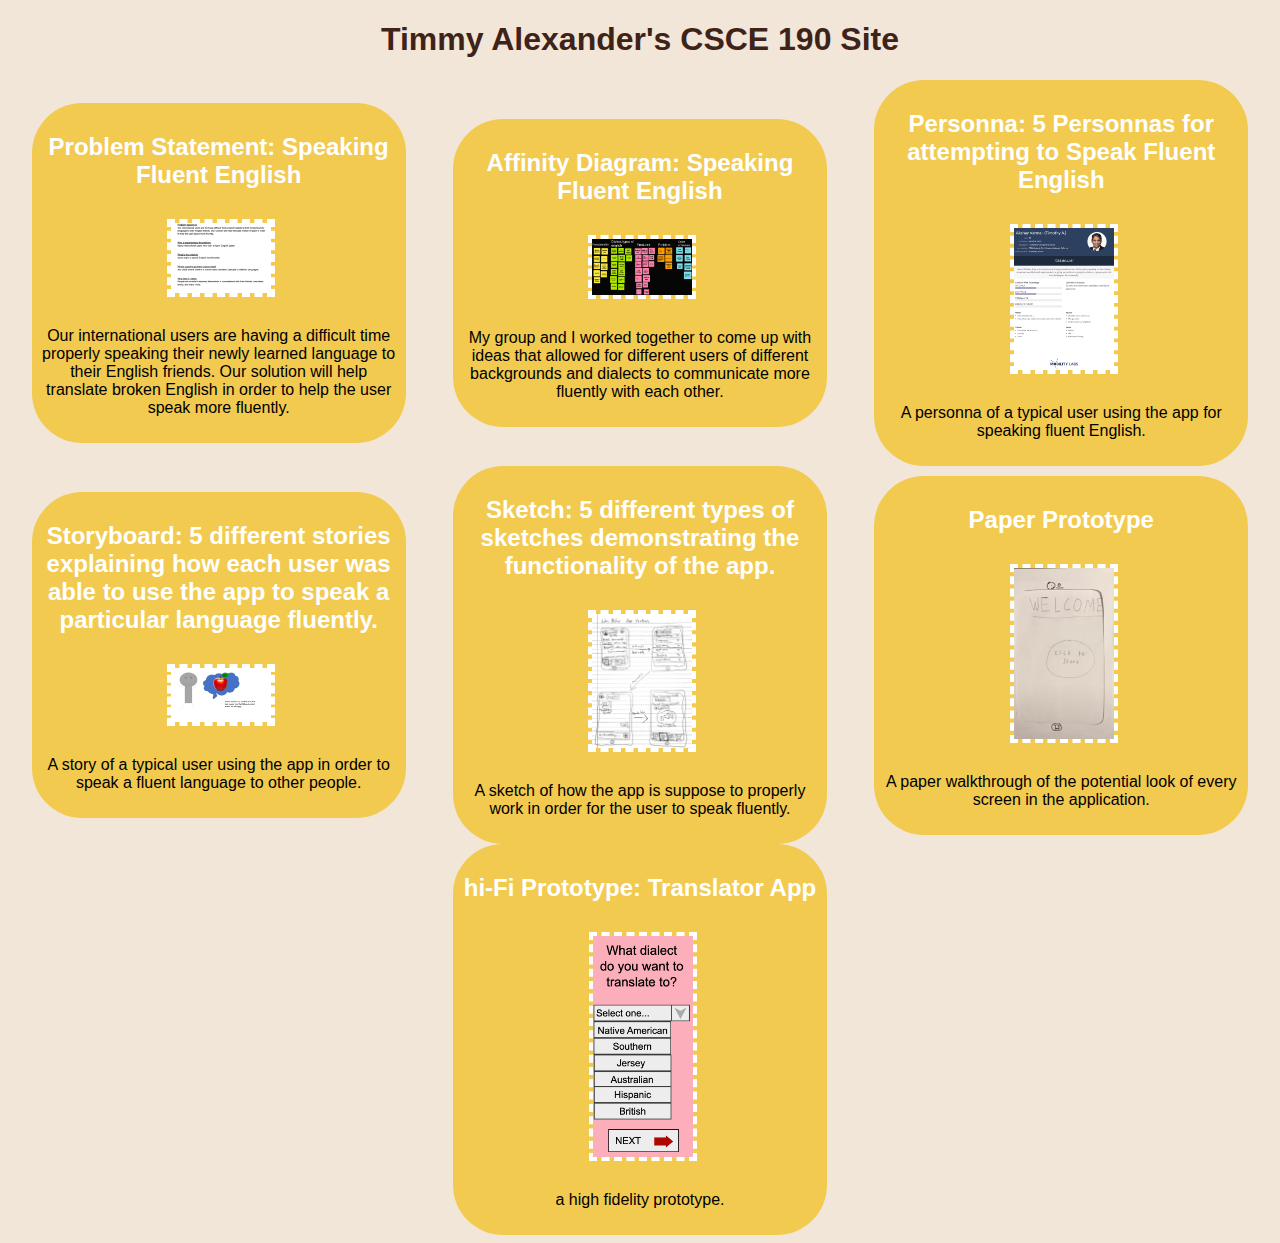
<file: index.html>
<!DOCTYPE html>
<html>
    <head>
        <title> CSCE 190: Timmy Alexander </title>
        <link rel="stylesheet" href="styles.css">
    </head>
    <body>
        <h1> Timmy Alexander's CSCE 190 Site</h1>
        <div class="assignments">
            <!-- Problem Statememt Assignment-->
            <section class="assignment">
                <a href="files/problem statement.pdf">
                    <h2>Problem Statement: Speaking Fluent English </h2>
                </a>

                <a href="files/problem statement.pdf">
                    <img src= "images/Problem Statement.png">
                    </a>
                   
                    <p>
                        Our international users are having a difficult time properly speaking their newly learned language to their English friends. Our solution will help translate broken English in order to help the user speak more fluently.
                    </p>

            </section>

            <!-- Affinity Diagram Assignment-->
            <section class="assignment">
                <a href="files/affinity diagram.pdf">
                    <h2>Affinity Diagram: Speaking Fluent English </h2>
                </a>
                <a href="files/affinity diagram.pdf">
                    <img src= "images/affinity-diagram.png">
                </a>

                    <p>
                        My group and I worked together to come up with ideas that allowed for different users of different backgrounds and dialects to communicate more fluently with each other. 
                    </p>
            </section>


            <!-- Personna Assignment-->
            <section class="assignment">
                <a href="files/Personas.pdf">
                    <h2>Personna: 5 Personnas for attempting to Speak Fluent English  </h2>
                </a>
                <a href="files/Personas.pdf">
                    <img src= "images/Personas.png">
                </a>
            
                    <p>
                    A personna of a typical user using the app for speaking fluent English.  
                    </p>
            </section>

            <!-- Storyboard Assignment-->
            <section class="assignment">
                <a href="files/storyboard.pdf">
                    <h2>Storyboard: 5 different stories explaining how each user was able to use the app to speak a particular language fluently.  </h2>
                </a>
                <a href="files/storyboard.pdf">
                    <img src= "images/Storyboard.png">
                </a>
                    <p>
                    A story of a typical user using the app in order to speak a fluent language to other people.  
                    </p>
            </section>


        

            <!-- Sketch Assignment-->

            <section class="assignment">
                <a href="files/combine_Sketch.pdf">
                    <h2>Sketch: 5 different types of sketches demonstrating the functionality of the app.  </h2>
                </a>
                <a href="files//combine_Sketch.pdf">
                    <img src= "images/Sketch.png">
                </a>
                    
                    <p>
                A sketch of how the app is suppose to properly work in order for the user to speak fluently.
                </p>
            </section>


            <!-- Prototype Assignment-->

            <section class="assignment">

                <a href="https://www.youtube.com/watch?v=pqPw7fmShlk">
                    <h2>Paper Prototype  </h2>
                </a>

                <a href="https://www.youtube.com/watch?v=pqPw7fmShlk">
                    <img src= "images/Paper Prototype.png">
                </a>
                
                    <p>
                        A paper walkthrough of the potential look of every screen in the application.
                    </p>
             </section>


             <!-- hi-fi Prototype Assignment-->
             <section class= "assignment">
                <a href="files/hi-fi prototype/src/index.html"><h2>hi-Fi Prototype: Translator App </h2></a>
                <a href="files/hi-fi prototype/src/index.html"><img src="images/ProtoImage.png"></a>
                <p>
                            a high fidelity prototype.
                </p>
             </section>
            
        </div> 
    </body>





 

</html>
</file>
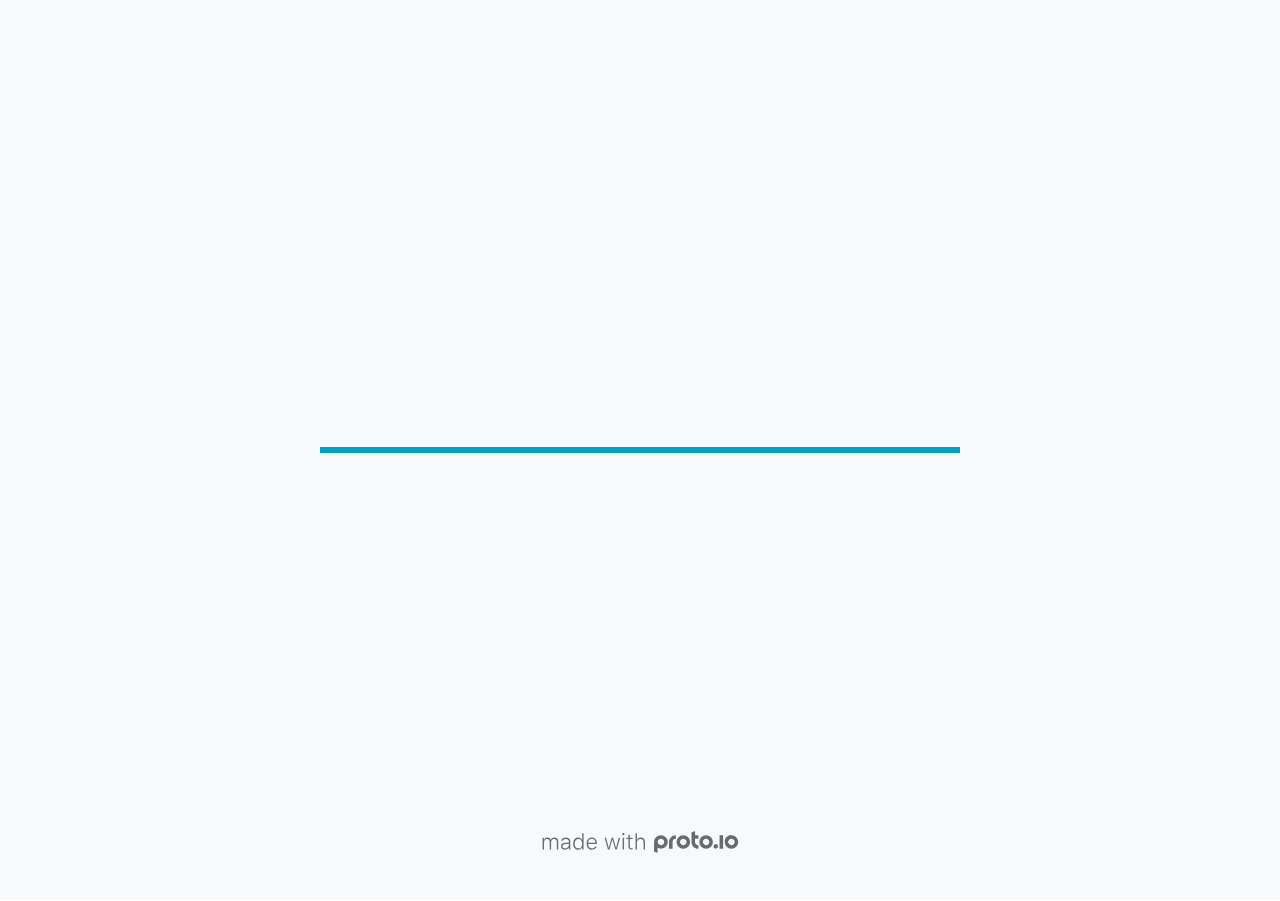
<file: files/hi-fi prototype/src/index.html>
<!DOCTYPE HTML>
	<head>

		<meta charset="utf-8">

		<title>Prototype - Proto.io</title>

		
			<meta name="HandheldFriendly" content="True">
			<meta name="MobileOptimized" content="390"> 

			
			
			
			<meta name="viewport" content="minimum-scale=1.00, maximum-scale=1.00, initial-scale=1.00, user-scalable=no, shrink-to-fit=no" />

			
				<meta name="apple-mobile-web-app-capable" content="yes" />
				<meta name="apple-mobile-web-app-status-bar-style" content="black-translucent" />
			

			<meta name="format-detection" content="telephone=no">


			

            
            <link rel="icon" sizes="192x192" href="./src/assets/branding/android-icon-hires.png">
            <link rel="icon" sizes="128x128" href="./src/assets/branding/android-icon.png">

            
            <link href="./src/assets/branding/apple-touch-icon-retina180.png" sizes="180x180" rel="apple-touch-icon">

            
            <link href="./src/assets/branding/apple-touch-icon-retina.png" sizes="114x114" rel="apple-touch-icon">

            
            <link href="./src/assets/branding/apple-touch-icon.png" sizes="57x57" rel="apple-touch-icon">

            
            <link href="./src/assets/branding/startup.png" media="(device-width: 320px)" rel="apple-touch-startup-image">

            
            <link href="./src/assets/branding/startup-retina.png" media="(device-width: 320px) and (device-height: 480px) and (-webkit-device-pixel-ratio: 2)" rel="apple-touch-startup-image">

            
            <link href="./src/assets/branding/startup-568.png" media="(device-width: 320px) and (device-height: 568px) and (-webkit-device-pixel-ratio: 2)" rel="apple-touch-startup-image">

            
            <link href="./src/assets/branding/startup-retina-6.png" media="(device-width: 375px) and (device-height: 667px) and (orientation: portrait) and (-webkit-device-pixel-ratio: 2)" rel="apple-touch-startup-image">

            
            <link href="./src/assets/branding/startup-retina-6plus.png" media="(device-width: 414px) and (device-height: 736px) and (orientation: portrait) and (-webkit-device-pixel-ratio: 3)" rel="apple-touch-startup-image">

            
            <link href="./src/assets/branding/startup-retina-6plus-landscape.png" media="(device-width: 414px) and (device-height: 736px) and (orientation: landscape) and (-webkit-device-pixel-ratio: 3)" rel="apple-touch-startup-image">

            
            <link href="./src/assets/branding/startup-ipad.png" media="(device-width: 768px) and (orientation: portrait)" rel="apple-touch-startup-image">

            
            <link href="./src/assets/branding/startup-ipad-landscape.png" media="(device-width: 768px) and (orientation: landscape)" rel="apple-touch-startup-image">

            
            <link href="./src/assets/branding/startup-ipad-retina.png" media="(device-width: 768px) and (orientation: portrait) and (-webkit-device-pixel-ratio: 2)" rel="apple-touch-startup-image">

            
            <link href="./src/assets/branding/startup-ipad-landscape-retina.png" media="(device-width: 768px) and (orientation: landscape) and (-webkit-device-pixel-ratio: 2)" rel="apple-touch-startup-image">

            
            <link href="./src/assets/branding/startup-ipad-pro.png" media="(device-width: 1024px) and (orientation: portrait) and (-webkit-device-pixel-ratio: 2)" rel="apple-touch-startup-image">

            
            <link href="./src/assets/branding/startup-ipad-pro-landscape.png" media="(device-width: 1024px) and (orientation: landscape) and (-webkit-device-pixel-ratio: 2)" rel="apple-touch-startup-image">

			<meta http-equiv="cleartype" content="on"> 


			 
		    <script type="text/javascript" src="./scripts/plugins/jquery/jquery.js"></script>

			
				<link rel="stylesheet" href="./stylesheets/player-export.css" />
				<script type="text/javascript" src="./scripts/player-export.js"></script>
			

			
			<script type="text/javascript" src="./libraries/common/components.js"></script> 
			<link type="text/css" rel="Stylesheet" href="./libraries/common/components.1.00.css" /> 

			
					<script type="text/javascript" src="./libraries/arrows_callouts/components.js"></script> 
					<link type="text/css" rel="Stylesheet" href="./libraries/arrows_callouts/components.1.00.css" /> 
				
					<script type="text/javascript" src="./libraries/ios9/components.js"></script> 
					<link type="text/css" rel="Stylesheet" href="./libraries/ios9/components.1.00.css" /> 
				
				<script type="text/javascript" src="./data/data.js"></script> 
			

		<style>
			body { width: 390px; height: 844px; }
			.landscape, .landscape .prx-page { min-height: 390px; }
			.portrait, .portrait .prx-page { min-height: 844px; }
		</style>

		<script type="text/javascript">

			prx.ver = '6.8.11.0';
			prx.url.account = 'https://lukepeter.proto.io';
			prx.url.staticassets = 'https://gal.proto.io';
			prx.url.devices = 'https://dteyv52hbg2at.cloudfront.net/devices';
			prx.url.static = 'https://dteyv52hbg2at.cloudfront.net';
			prx.url.siteurl = 'proto.io';
			prx.url.crossmsg = 'https://lukepeter.proto.io';

			prx.nodejsassetsserver = {};
			prx.nodejsassetsserver.host = ".proto.io";
			prx.nodejsassetsserver.subdomainprefix = "https://a3";
			prx.nodejsassetsserver.maxsubdomains = "20";

			prx.device_library = 'ios9';
			prx.devices[prx.device] = {
				name: prx.device
				,defaultOrientation: 'portrait'
				,portrait_applies: 1 //new
				,portrait: [390,844]
				,landscape_applies: 1 //new
				,landscape: [844,390]
				,allow_orientation_change: 1 //new
				,statusbar_skin: 'default' // new
				,statusbarheightportrait: 0
				,statusbarheightlandscape: 0
				,navigationbar_skin: 'default' //new
				,navigationbarheightportrait: 0
				,navigationbarheightlandscape: 0
				,normalportrait: [390,844]
				,normallandscape: [844,390]
				,device_s3bucket: 'd745dfc1-3990-4cd7-b321-932497072f14'
				,dpr: '1.00'
				,deviceType: "iphone13"
                ,showiPhoneXNotch: false
                ,hasCustomSkinNotch: false
				,appleWatchRoundedCorners: false
				,scrollType: "default"
				,initialscale: 1.00
				,targetdensitydpi: "device-dpi"
			}
			// save a copy of the device in the player state
			prx.currentPlayerStatus.projectDevice = prx.toolbox.clone(prx.devices[prx.device]);
			prx.currentPlayerStatus.targetDevice = {"ISANDROIDTABLET":0,"ISIPOD":0,"ISCHROME":0,"ISIOS":1,"ISMSIE":0,"ISMOZILLA":0,"isAndroid-Pad":0,"ISOPERA":0,"ISWEBKIT":0,"SOSVERSION":{"CBUILDVER":"","CMAJORVER":"","CMINORVER":"","CTEXT":"","IMINORVER":0,"IMAJORVER":0,"IBUILDVER":0},"ISIPAD":0,"ISMOBILE":1,"ISSAFARI":0,"ISIPHONE":1,"ISWINDOWS":0,"ISWINDOWSTOUCH":0,"ISDEVICE":1,"ISANDROID":0,"ISCUSTOM":0};
			prx.releaseChannel = 'stable';

			prx.projectsettings.id = 'b367edb4-9761-43bb-958a-a5a626cb71e9';
			prx.projectsettings.s3b = 'lukepeter-1384773-a8258c0a-b732-fbb6-d5b1d34c4f2952df';
			prx.projectsettings.account = 'lukepeter';
			prx.projectsettings.statusbar = '0'; 
			prx.projectsettings.statusbarapplies = '0';
			prx.projectsettings.navigationbar = '0';
			prx.projectsettings.navigationbarapplies = '0';
			prx.projectsettings.initialpageid = -1;
			
			
			prx.projectsettings.flashactions = 1;
			prx.projectsettings.gatrackingcode = '';

			prx.export2html = '1' == true;
			prx.mobPlayer = 0;

			prx.user.country = 'US';

			prx.s3Links = []; 
			var sLinkedAssets = [];
			

			prx.csrf_token = 'CB0E93BA9B94F9FEC24E2CB434482B77DEFF4315D7543C5E2307C04F9B404F21';

            

            
                            prx.assetsAccessToken = "eyJ0eXAiOiJKV1QiLCJhbGciOiJIUzI1NiJ9.eyJkIjp7InVpZCI6Ii0xIiwicHJvamVjdF9pZCI6ImIzNjdlZGI0LTk3NjEtNDNiYi05NThhLWE1YTYyNmNiNzFlOSJ9LCJ2IjowLCJleHAiOjE2Njg4MzQ3MDgsImlhdCI6MTY2ODY1NDcwOH0.DoUKIkx5_U8YOm5pfpm3fnKeIIm8FM3Jy3PqHRWRTtU";

			prx.iniPlayer.iniPreLoad();

		</script>
	</head>

	

			<body class="player device-cursor-touch mobile-device-true " " id="mbd" >

				
				<div id="window-wrapper">
					<div id="dragarea"></div>
					<div id="statusbar"></div>
					<div id="underlay" style=""></div>

					<div class="prx-page" data-role="page" id="p-1" data-id="1"></div>
					
								<div class="prx-page" data-role="page" id="p-2" data-id="2"></div>
							
								<div class="prx-page" data-role="page" id="p-3" data-id="3"></div>
							
								<div class="prx-page" data-role="page" id="p-4" data-id="4"></div>
							
								<div class="prx-page" data-role="page" id="p-5" data-id="5"></div>
							
								<div class="prx-page" data-role="page" id="p-6" data-id="6"></div>
							
								<div class="prx-page" data-role="page" id="p-7" data-id="7"></div>
							
								<div class="prx-page" data-role="page" id="p-8" data-id="8"></div>
							
					<div id="navigationbar"></div>
					<div id="overlay"></div>
					<div id="trash"></div>
					<div id="quick-audios"></div>
				</div>

				 
			<div id="loader-wrapper">
				
				<div class="progress">
					<div class="progress-bar"></div>
				</div>
				<div id="poweredby"></div>
			</div>
			


			</body>
		

</html>
</file>
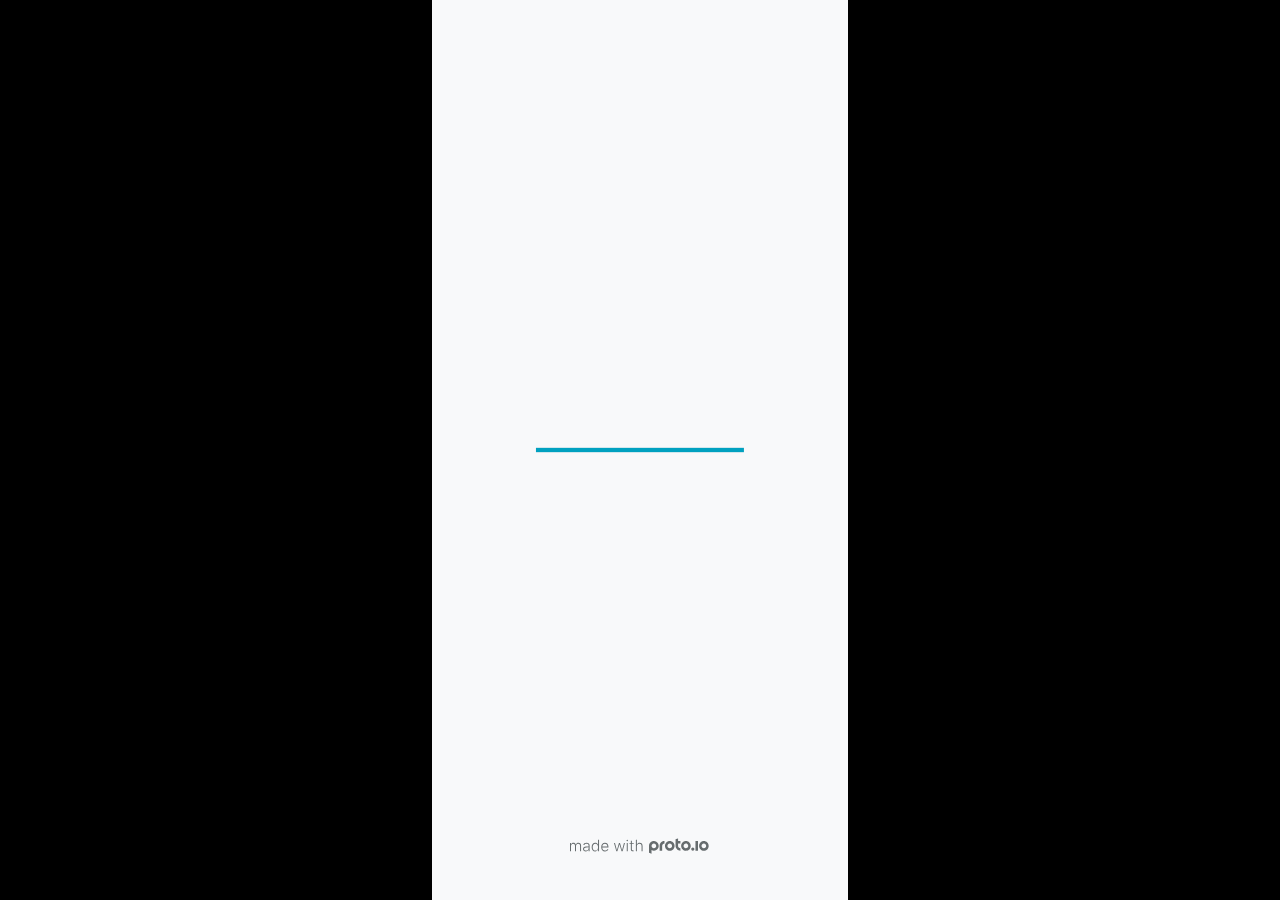
<file: files/hi-fi prototype/fullscreen.html>
<!DOCTYPE HTML>
	<head>
		<meta charset="utf-8">

        
			<meta name="HandheldFriendly" content="True">
			<meta name="MobileOptimized" content="390"> 

			
			
			
			<meta name="viewport" content="minimum-scale=1, maximum-scale=1, initial-scale=1, user-scalable=no, shrink-to-fit=no" />

			
				<meta name="apple-mobile-web-app-capable" content="yes" />
				<meta name="apple-mobile-web-app-status-bar-style" content="black-translucent" />
			

			<meta name="format-detection" content="telephone=no">


			

            
            <link rel="icon" sizes="192x192" href="./src/assets/branding/android-icon-hires.png">
            <link rel="icon" sizes="128x128" href="./src/assets/branding/android-icon.png">

            
            <link href="./src/assets/branding/apple-touch-icon-retina180.png" sizes="180x180" rel="apple-touch-icon">

            
            <link href="./src/assets/branding/apple-touch-icon-retina.png" sizes="114x114" rel="apple-touch-icon">

            
            <link href="./src/assets/branding/apple-touch-icon.png" sizes="57x57" rel="apple-touch-icon">

            
            <link href="./src/assets/branding/startup.png" media="(device-width: 320px)" rel="apple-touch-startup-image">

            
            <link href="./src/assets/branding/startup-retina.png" media="(device-width: 320px) and (device-height: 480px) and (-webkit-device-pixel-ratio: 2)" rel="apple-touch-startup-image">

            
            <link href="./src/assets/branding/startup-568.png" media="(device-width: 320px) and (device-height: 568px) and (-webkit-device-pixel-ratio: 2)" rel="apple-touch-startup-image">

            
            <link href="./src/assets/branding/startup-retina-6.png" media="(device-width: 375px) and (device-height: 667px) and (orientation: portrait) and (-webkit-device-pixel-ratio: 2)" rel="apple-touch-startup-image">

            
            <link href="./src/assets/branding/startup-retina-6plus.png" media="(device-width: 414px) and (device-height: 736px) and (orientation: portrait) and (-webkit-device-pixel-ratio: 3)" rel="apple-touch-startup-image">

            
            <link href="./src/assets/branding/startup-retina-6plus-landscape.png" media="(device-width: 414px) and (device-height: 736px) and (orientation: landscape) and (-webkit-device-pixel-ratio: 3)" rel="apple-touch-startup-image">

            
            <link href="./src/assets/branding/startup-ipad.png" media="(device-width: 768px) and (orientation: portrait)" rel="apple-touch-startup-image">

            
            <link href="./src/assets/branding/startup-ipad-landscape.png" media="(device-width: 768px) and (orientation: landscape)" rel="apple-touch-startup-image">

            
            <link href="./src/assets/branding/startup-ipad-retina.png" media="(device-width: 768px) and (orientation: portrait) and (-webkit-device-pixel-ratio: 2)" rel="apple-touch-startup-image">

            
            <link href="./src/assets/branding/startup-ipad-landscape-retina.png" media="(device-width: 768px) and (orientation: landscape) and (-webkit-device-pixel-ratio: 2)" rel="apple-touch-startup-image">

            
            <link href="./src/assets/branding/startup-ipad-pro.png" media="(device-width: 1024px) and (orientation: portrait) and (-webkit-device-pixel-ratio: 2)" rel="apple-touch-startup-image">

            
            <link href="./src/assets/branding/startup-ipad-pro-landscape.png" media="(device-width: 1024px) and (orientation: landscape) and (-webkit-device-pixel-ratio: 2)" rel="apple-touch-startup-image">

			<meta http-equiv="cleartype" content="on"> 


			

		<title>Prototype - Proto.io player</title>

		
				<link type="text/css" rel="stylesheet" href="./src/stylesheets/preview-letterbox-min.css">
				<script type="text/javascript" src="./src/scripts/preview-letterbox-min.js"></script>
			

		<script type="text/javascript">
			var prx = window.prx || {};
			prx.letterboxmode = true;
			prx.orientation = 'portrait';
			prx.orientations = {};
			prx.orientations.portrait = 1;
			prx.orientations.landscape = 1;
			prx.project = {};
			prx.project.id = 'b367edb4-9761-43bb-958a-a5a626cb71e9';
			prx.project.title = 'Prototype';
			prx.project.version = 0;
			prx.project.livepreview = 0;
			prx.project.account = "lukepeter";
			prx.activePage = {};
			
				prx.user = false;
			
			prx.flashactions = 1;

			prx.device_library = 'ios9';
			prx.device = {
					name: prx.device
					,caption: "iPhone 13"
					,defaultOrientation: 'portrait'
					,portrait_applies: 1 //new
					,portrait: [390,844]
					,landscape_applies: 1 //new
					,landscape: [844,390]
					,allow_orientation_change: 1 && 1 //new

			}

			prx.url.crossmsg = 'https://lukepeter.proto.io';
			prx.ver = '6.8.11.0';
			prx.exitFullScreenUrl = 'https://lukepeter.proto.io/player/index.cfm?id=b367edb4-9761-43bb-958a-a5a626cb71e9';
			prx.openURL = '';
			prx.downloadURL = '';

			
		</script>

		

	</head>

	<body>

		
				<iframe id="pio-playerframe" src="./src/index.html" scrolling="NO" style="width: 390px; height: 844px;" webkitAllowFullScreen mozallowfullscreen allowFullScreen allowvr allow="autoplay"></iframe>
				
						<script type="text/javascript">
							// remove parameter from address bar immediately if no changes
							let url = new URL(window.location.href);
							url.searchParams.delete('hc');
							url.searchParams.delete('ap');
							window.history.replaceState({}, document.title, url.toString());
						</script>
					
	</body>

</html>
</file>
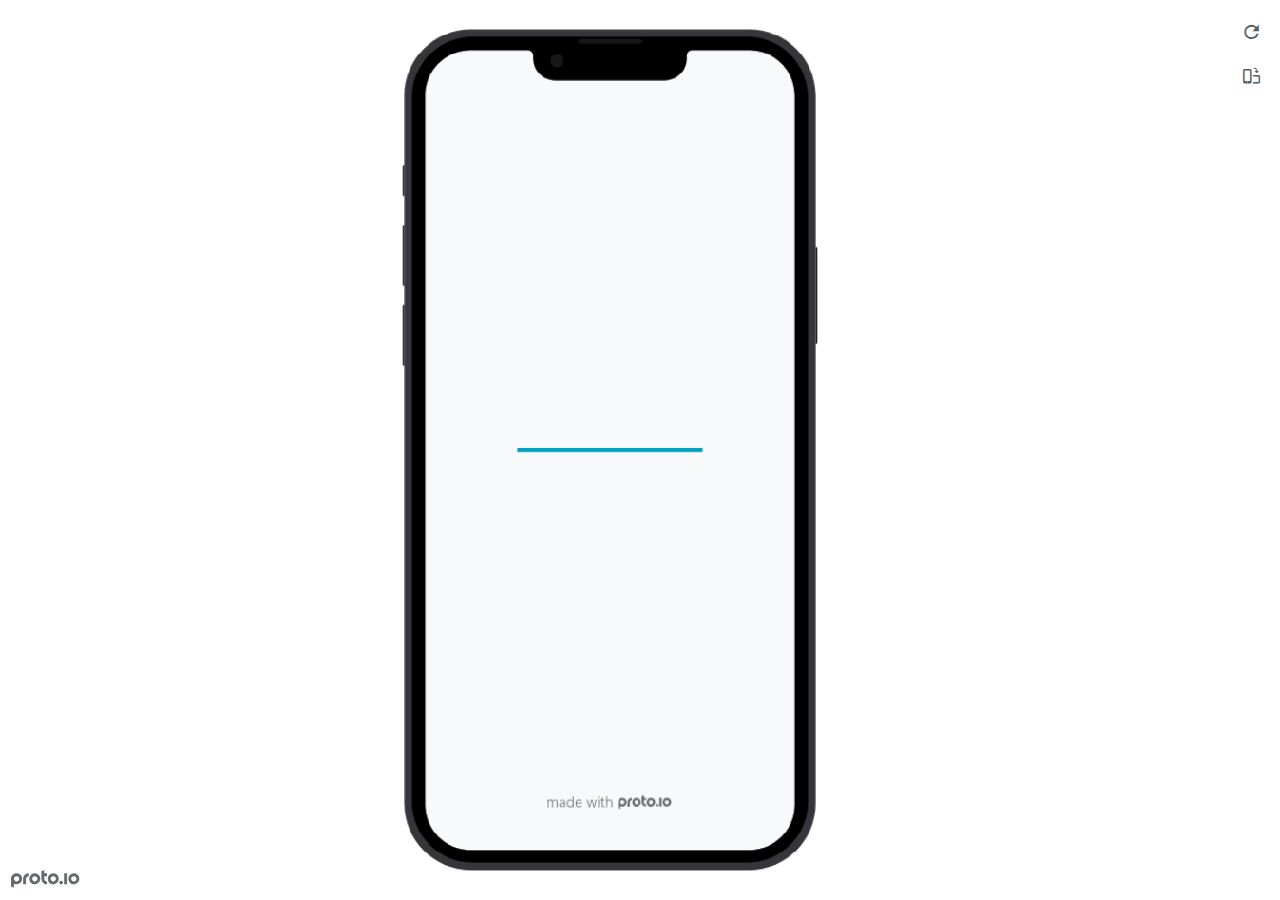
<file: files/hi-fi prototype/preview.html>
<!DOCTYPE HTML>
    <head>
    <meta charset="utf-8">

    <title>Prototype - Proto.io player</title>

    
				<link type="text/css" rel="stylesheet" href="./src/stylesheets/preview-export-min.css">
				<script type="text/javascript" src="./src/scripts/preview-export-min.js"></script>
			

    <script type="text/javascript">
        var prx = window.prx || {};
        prx.orientation = 'portrait';
        prx.orientations = {};
        prx.orientations.portrait = 1;
        prx.orientations.landscape = 1;
        prx.project = {};
        prx.project.id = 'b367edb4-9761-43bb-958a-a5a626cb71e9';
        prx.project.title = 'Prototype';
        prx.project.version = 0;
        prx.project.livepreview = 0;
        prx.project.account = "lukepeter";
        prx.activePage = {};
        prx.usercountry = "us";
        
            prx.user = false;
        
        prx.skin = 'apple-phone-iphone13_13pro-1';
        prx.ver = '6.8.11.0';
        //prx.flashactions = 1;
		prx.flashactions = 1; //we are not using the DB value anymore

        prx.nodejsassetsserver = {};
        prx.nodejsassetsserver.host = ".proto.io";
        prx.nodejsassetsserver.subdomainprefix = "https://a3";
        prx.nodejsassetsserver.maxsubdomains = "20";
        prx.account = "lukepeter";
        prx.browserShowScreenshots = 'true';
        prx.url.crossmsg = 'https://lukepeter.proto.io';
        prx.playerUrl = 'https://lukepeter.proto.io/player/';
        prx.fullScreenUrl = 'https://lukepeter.proto.io/player/fullscreen/index.cfm?id=b367edb4-9761-43bb-958a-a5a626cb71e9';
        prx.spaces = false;
        prx.csrf_token = '2AA8DE50BAF715A1F8A5521A2BC27557DA6FF663DE2BB64115A947F761A37C1F';

        prx.bShowPlayerBetaPrompt = false;

        

    </script>

    

</head>


<body style="background-color:#FFFFFF">

    

    <div class="page-sidebar">
        
        <div class="sidebar-action-buttons">

            
                <span class="header-action-button player-icon-reload embed-icon-reload" id="refresh-preview">
                    <span class="tooltip">Refresh preview</span>
                </span>
                
                    <span  class="header-action-button player-icon-rotate embed-icon-rotate" id="change-orientation">
                        <span class="tooltip">Change orientation</span>
                    </span>
                

            <div class="header-action-button player-icon-enter-fullscreen-mode-icon" id="go-fullscreen">
                <span class="tooltip">Go full screen</span>
            </div>
        </div>

    </div>

    <div id="maincontent" class="portrait">

        <div id="shortcut-pressed-outer">
            <div id="shortcut-pressed"></div>
        </div>
        

			<div class="frame_generic">
				
				<div class="body_generic skin_apple-phone-iphone13_13pro-1 skin-wrapper skin-os-apple skin-device-phone skin-model-iphone13_13pro skin-size-1 skin-color-black skin-orientation-portrait skin-dimensions-390-844">

					<div class="buttons top"></div>
					<div class="detail-top"></div>
					<div class="web-search"></div>
					<div class="buttons left"></div>

					<div class="body_generic_inner">
						
						<iframe id="pio-playerframe" src="./src/index.html" scrolling="NO" style="width: 390px; height: 844px;" webkitAllowFullScreen mozallowfullscreen allowFullScreen allowvr allow="autoplay"></iframe>
						
                                <script type="text/javascript">
                                    // remove parameter from address bar immediately if no changes
                                    let url = new URL(window.location.href);
                                    url.searchParams.delete('hc');
									url.searchParams.delete('ap');
                                    window.history.replaceState({}, document.title, url.toString());
                                </script>
                            
					</div>

					<div class="buttons right"></div>
					<div class="detail-bottom"></div>
				</div>
				
			</div>
		
    </div>

    

    
            <div id="branding"></div>
        
</body>


<script type="text/javascript">
    
</script>
</html>
</file>
<file: styles.css>
body {
    
    font-family: Arial, Helvetica, sans-serif; 
    background: #F2E6D8;

    

    
}
.assignments {

    display:flex;
    flex-wrap: wrap;
}
.assignments{
    text-align: center;
}

.assignment{
    width: 28%;
    padding: 20px;
    margin: 10px;
    padding: 10px 10px;
    background:#F2CA50;
    border-radius: 50px;
    display:block;
    margin: auto;



}



.assignment img{
    width: 100px;
    margin: 10px;
    margin-left: 15px;
    border: 4px dashed white;
    


}

.assignment img:hover{
    border: 4px dashed #F24405;
    

}




h1{

    text-align:center;
    color: #402318;



}

h1:hover{

    color: #F24405;



}

h2{

    text-align: center;
}

a{
    text-decoration: none;
    color: white;

}

a:hover {

    color: #F24405;
}
</file>
<file: files/hi-fi prototype/src/stylesheets/player-export.css>
/*!
 * 
 *                                                                       
 *                              ::;;;;                                   
 *    ::,,,,::    ::,,  ,,,,::::::11ii::,,::,,,,::      ::::,,::,,,,::   
 *  ,,111111ii,,::1111::111111ii::111111::111111ii,,    ii11,,ii111111,, 
 *  11ii::;;11;;ii11::iiii::;;11;;11ii::ii11::::11ii    ii11;;11;;::ii11 
 *  11;;  ::11ii11;;::11ii  ::11ii11ii,,iiii..  iiii    ii11;;11::  ;;11 
 *  1111;;ii11;;11;;,,ii11::ii11;;ii11;;;;11;;;;11;;;;;;ii11::11ii;;11ii 
 *  11111111;;::11;;  ::ii1111;;  ::ii11::ii1111ii::11ii;;11,,;;1111ii:: 
 *  11;;,,::  ,,::,,      ::,,        ::::  ::::    ,,,,::::    ::,,     
 *  ;;;;                                                                 
 *                                                                       
 *  Build: 11/8/2022, 10:20:15 AM
 */

/*!
 * Waves v0.5.5
 * http://fian.my.id/Waves
 *
 * Copyright 2014 Alfiana E. Sibuea and other contributors
 * Released under the MIT license
 * https://github.com/fians/Waves/blob/master/LICENSE
 */.mask-inner{position:relative;background-size:100% 100%;background-repeat:no-repeat}.mask-inner .mask-inner{transform:none!important}.mask-border .mborder,.mask-filter{height:100%;width:100%}.mask-border .mborder{border:1px solid hsla(0,0%,100%,.8);position:absolute;pointer-events:none}.mask-border .area-border{border:1px solid #00a1c0;left:0;top:0;position:absolute;transform-origin:0 0;box-sizing:border-box}.mask-border .mask-radius{width:100%;height:100%;overflow:hidden;position:absolute}.mask-border .mask-radius .mask-radius-border{position:relative;width:100%;height:100%;border:1px solid hsla(0,0%,100%,.8)}.mask-border.hide-handles .prx-resizable-handle{opacity:0;pointer-events:none!important}.mask-border.hide-handles .area-border{border:1px dashed #b4bcbf}.mask-wrapper{overflow:hidden;height:100%;pointer-events:none}.mask-wrapper.borderPos-inside{box-sizing:border-box}.mask-wrapper.borderPos-outside{width:100%;height:100%}.mask-wrapper.borderPos-outside .mask-inner{box-sizing:content-box}.mask-edit-mode-handles{pointer-events:none}.mask-edit-mode-handles.hide-handles .prx-resizable-handle,.mask-edit-mode-handles.hide-handles .prx-rotate-handle{opacity:0;pointer-events:none!important}.mask-edit-mode-handles.hide-handles .xborder{border-color:#b4bcbf!important}abbr,address,article,aside,audio,b,blockquote,body,caption,cite,code,dd,del,dfn,div,dl,dt,em,fieldset,figure,footer,form,h1,h2,h3,h4,h5,h6,header,hgroup,html,i,iframe,img,ins,kbd,label,legend,li,mark,menu,nav,object,ol,p,pre,q,samp,section,small,span,strong,sub,sup,table,tbody,td,tfoot,th,thead,time,tr,ul,var,video{margin:0;padding:0;border:0;outline:0;font-size:100%;background:transparent}article,aside,details,figcaption,figure,footer,header,hgroup,nav,section{display:block}audio,canvas,video{display:inline-block;*display:inline;*zoom:1}[hidden],audio:not([controls]){display:none}html{font-size:100%;-webkit-text-size-adjust:100%;-ms-text-size-adjust:100%}body{margin:0;font-size:13px}body,button,input,select,textarea{font-family:sans-serif;color:#222}a{color:#00e}a:visited{color:#551a8b}a:hover{color:#06e}a:focus{outline:thin dotted}a:active,a:hover{outline:0}abbr[title]{border-bottom:1px dotted}b,strong{font-weight:700}blockquote{margin:1em 40px}dfn{font-style:italic}hr{display:block;height:1px;border:0;border-top:1px solid #ccc;margin:1em 0;padding:0}ins{background:#ff9;text-decoration:none}ins,mark{color:#000}mark{background:#ff0;font-style:italic;font-weight:700}code,kbd,pre,samp{font-family:monospace,serif;_font-family:courier new,monospace;font-size:1em}pre{white-space:pre;white-space:pre-wrap;word-wrap:break-word}q{quotes:none}q:after,q:before{content:"";content:none}small{font-size:85%}sub,sup{font-size:75%;line-height:0;position:relative;vertical-align:baseline}sup{top:-.5em}sub{bottom:-.25em}ol,ul{margin:1em 0;padding:0 0 0 40px}dd{margin:0 0 0 40px}nav ol,nav ul{list-style:none;list-style-image:none;margin:0;padding:0}img{border:0;-ms-interpolation-mode:bicubic}svg:not(:root){overflow:hidden}figure,form{margin:0}fieldset{margin:0}fieldset,legend{border:0;padding:0}legend{*margin-left:-7px}button,input,select,textarea{font-size:100%;margin:0;vertical-align:baseline;*vertical-align:middle}button,input{line-height:normal;*overflow:visible}table button,table input{*overflow:auto}[role=button],button,input[type=button],input[type=reset],input[type=submit]{-webkit-appearance:button}input[type=checkbox],input[type=radio]{box-sizing:border-box;padding:0}input[type=search]{-webkit-appearance:textfield;-moz-box-sizing:content-box;-webkit-box-sizing:content-box;box-sizing:content-box}input[type=search]::-webkit-search-decoration{-webkit-appearance:none}button::-moz-focus-inner{border:0;padding:0}textarea{overflow:auto;vertical-align:top;resize:vertical}input:invalid,textarea:invalid{background-color:#f0dddd}table{border-collapse:collapse;border-spacing:0}td{vertical-align:top}.nocallout{-webkit-touch-callout:none}textarea[contenteditable]{-webkit-appearance:none}.gifhidden{position:absolute;left:-100%}.ir{display:block;border:0;text-indent:-999em;overflow:hidden;background-color:transparent;background-repeat:no-repeat;text-align:left;direction:ltr}.ir br{display:none}.hidden{display:none!important;visibility:hidden}.visuallyhidden{border:0;clip:rect(0 0 0 0);height:1px;margin:-1px;overflow:hidden;padding:0;position:absolute;width:1px}.visuallyhidden.focusable:active,.visuallyhidden.focusable:focus{clip:auto;height:auto;margin:0;overflow:visible;position:static;width:auto}.invisible{visibility:hidden}.clearfix:after,.clearfix:before{content:"";display:table}.clearfix:after{clear:both}.clearfix{*zoom:1}@media print{*{background:transparent!important;color:#000!important;text-shadow:none!important;filter:none!important;-ms-filter:none!important}a,a:visited{text-decoration:underline}a[href]:after{content:" (" attr(href) ")"}abbr[title]:after{content:" (" attr(title) ")"}.ir a:after,a[href^="#"]:after,a[href^="javascript:"]:after{content:""}blockquote,pre{border:1px solid #999;page-break-inside:avoid}thead{display:table-header-group}img,tr{page-break-inside:avoid}img{max-width:100%!important}@page{margin:.5cm}h2,h3,p{orphans:3;widows:3}h2,h3{page-break-after:avoid}}#eval-iframe{display:none}body{-webkit-appearance:none;-webkit-box-flex:1;-webkit-touch-callout:none;-webkit-tap-highlight-color:rgba(0,0,0,0)}*{-webkit-user-select:none;-khtml-user-select:none;-moz-user-select:-moz-none;-o-user-select:none;user-select:none}input,textarea{-webkit-user-select:text;-khtml-user-select:text;-moz-user-select:text;-o-user-select:text;user-select:text}#dragarea{font-family:Helvetica,Arial,sans-serif;text-align:left}.text{height:95%;overflow:auto}.wrap{overflow:hidden}.pos,.spos{position:absolute}.action-highlight{position:absolute;top:0;left:0;height:100%;width:100%;background:rgba(255,255,0,.5);background:rgba(64,208,255,.3);opacity:0;pointer-events:none;-webkit-transition:opacity .2s ease-in;transition:opacity .2s ease-in;border:2px solid #40c8f4;padding:3px;box-sizing:border-box}.action-highlight-simple-visible,.action-highlight-visible{opacity:1}#appModeNote{background-color:#333;border-top:5px solid #000;bottom:0;color:#f0f0f0;display:none;font-family:helvetica;left:0;padding:10px 0;position:fixed;text-align:center;width:100%}#appModeNote em{display:block;font-size:20px;font-weight:700;line-height:26px}#appModeNote span{display:block;font-size:14px;line-height:20px}.hidden{display:none}.prx-page.loadedFrom{display:block}.prx-page.loadedTo{z-index:999999}.prx-page.loadedTo-1{z-index:10000000}.prx-page.loadedTo-2{z-index:10000001}.prx-page.loadedTo-3{z-index:10000002}.prx-page.loadedTo-4{z-index:10000003}.prx-page.loadedTo-5{z-index:10000004}.prx-page.loadedTo-6{z-index:10000005}.prx-page.loadedTo-7{z-index:10000006}.prx-page.loadedTo-8{z-index:10000007}.prx-page.loadedTo-9{z-index:10000008}.prx-page.loadedTo-10{z-index:10000009}.prx-page.loadedTo-11{z-index:10000010}.prx-page.loadedTo-12{z-index:10000011}.prx-page.loadedTo-13{z-index:10000012}.prx-page.loadedTo-14{z-index:10000013}.prx-page.loadedTo-15{z-index:10000014}.prx-page.loadedTo-16{z-index:10000015}.prx-page.loadedTo-17{z-index:10000016}.prx-page.loadedTo-18{z-index:10000017}.prx-page.loadedTo-19{z-index:10000018}.prx-page.loadedTo-20{z-index:10000019}.prx-page.loadedTo-21{z-index:10000020}.prx-page.loadedTo-22{z-index:10000021}.prx-page.loadedTo-23{z-index:10000022}.prx-page.loadedTo-24{z-index:10000023}.prx-page.loadedTo-25{z-index:10000024}.prx-page.loadedTo-26{z-index:10000025}.prx-page.loadedTo-27{z-index:10000026}.prx-page.loadedTo-28{z-index:10000027}.prx-page.loadedTo-29{z-index:10000028}.prx-page.loadedTo-30{z-index:10000029}#navigationbar,#statusbar{background:transparent 0 0;display:block;width:100%;border:0;top:0;position:fixed;z-index:1}#loader-wrapper{background:#f8f9fa;height:100%;left:0;position:fixed;top:0;width:100%;z-index:99999;font-size:11px}#loader-wrapper .progress{position:absolute;top:50%;left:50%;transform:translate(-50%,-50%);-ms-transform:translate(-50%,-50%);-webkit-transform:translate(-50%,-50%);width:50%;height:4px;background-color:#ddd}#loader-wrapper .progress-bar{position:relative;width:0;height:4px;-webkit-transition:.4s linear;-moz-transition:.4s linear;-o-transition:.4s linear;transition:.4s linear;-webkit-transition-property:width,background-color;-moz-transition-property:width,background-color;-o-transition-property:width,background-color;transition-property:width,background-color}#loader-wrapper .progress-bar:before,.progress-bar:after{content:"";position:absolute;top:0;left:0;right:0}#loader-wrapper .progress-bar:before{bottom:0;background-color:#ddd}#loader-wrapper .progress-bar:after{z-index:2;bottom:0;background:#00a1c0}#loader-wrapper #app-icon{position:absolute;top:50%;left:50%;transform:translate(-50%,-150%);-ms-transform:translate(-50%,-150%);-webkit-transform:translate(-50%,-150%);width:114px;height:114px}#loader-wrapper #poweredby{position:absolute;bottom:5%;left:50%;transform:translate(-50%);-ms-transform:translate(-50%);-webkit-transform:translate(-50%);width:100%;height:16px;background-image:url(/images/player/player-logo.svg);background-repeat:no-repeat;background-position:top;background-size:auto 200%;z-index:99999}body{-moz-transition:opacity .3s linear;-o-transition:opacity .3s linear;-webkit-transition:opacity .3s linear;transition:opacity .3s linear}.reloading{background:#fff!important;opacity:0}@media (min-width:481px) and (max-width:1079px){#loader-wrapper .progress,#loader-wrapper .progress-bar{height:4px}}@media (min-width:1080px){#loader-wrapper #poweredby{height:24px}#loader-wrapper .progress,#loader-wrapper .progress-bar{height:6px}}@media (width:1280px) and (height:768px){#loader-wrapper .progress,#loader-wrapper .progress-bar{height:2px}}.pointer-events-none{pointer-events:none!important}body .prx-page{-webkit-trans1form:translate3d(0,0,0)}.prx-page .type-symbol .box{-w1ebkit-transform:translateZ(0)}html{background:transparent}body{background:#fff;overflow:hidden}body.mobile-device-true *{-webkit-text-size-adjust:100%}body.mobile-device-false *{-webkit-text-size-adjust:initial}#window-wrapper{width:100%;height:100%;overflow:hidden;position:relative}#dragarea{background:transparent;display:none}#overlay,#quick-audios,#trash,#underlay{position:absolute;top:0;left:0}#quick-audios,#trash{display:none}.visible{display:block!important}.iScrollHorizontalScrollbar,.iScrollVerticalScrollbar{z-index:auto!important}.overlay{position:fixed;left:0;right:0;bottom:0;top:0}.ui-mobile-viewport-transitioning,.ui-mobile-viewport-transitioning .prx-page{o1verflow:visible!important}.box[style*="z-index:0;"],.box[style*="z-index: 0;"]{z-index:auto!important}.box[data-mpoverlay="1"]{pos1ition:fixed}#temp-for-external-link{display:none}#dragarea,html{background:transparent!important}.hide{display:none!important}*{outline:none}.ghost-component,.ghost-component *,.ghost-component .box *{pointer-events:none!important}#statusbar{position:fixed!important}.prx-page{position:absolute;display:none}.prx-page.prx-page-active,.prx-page[class*=prx-page-transitioning-]{display:block}.prx-page[class*=prx-page-transitioning-]{overflow:hidden}.prx-page.prx-page-transitioning-overlay-in-source,.prx-page.prx-page-transitioning-overlay-out-target{overflow:visible}.prx-page.prx-page-below{z-index:10}.prx-page.prx-page-above{z-index:20}#overlay{z-index:30}.prx-page.prx-page-transition-flip,.prx-page.prx-page-transition-turn{-webkit-backface-visibility:hidden;-moz-backface-visibility:hidden;backface-visibility:hidden}.prx-page.prx-page-transition-turn{-webkit-transform:translateZ(0);-moz-transform:translateZ(0);-webkit-transform-origin:0 center;-moz-transform-origin:0 center;transform-origin:0 center;transform:translateZ(0)}.prx-page.prx-page-transition-flow:not(.prx-page-transition-flow-overlay),.prx-page.prx-page-transition-overlay-top{box-shadow:0 0 20px rgba(0,0,0,.4)}.prx-page-above.prx-page-transition-notificationInWatchOS{transition:background-color .45s ease-out}.prx-page-above.prx-page-transition-notificationInWatchOS.prx-page-transition-notificationInWatchOS-notification-in{background-color:transparent!important;transition:background-color 0s ease-out}.device-cursor-touch,.device-cursor-touch *{cursor:url(/images/player/touch-cursor-64.png) 32 32,default!important;cursor:-webkit-image-set(url("/images/player/touch-cursor-64.png") 1x,url("/images/player/touch-cursor-64@2x.png") 2x) 32 32,default!important}.device-cursor-web,.device-cursor-web *{cursor:default}.device-cursor-web .delayedtap,.device-cursor-web .delayedtap *,.device-cursor-web .interaction-click,.device-cursor-web .interaction-click *,.device-cursor-web .interaction-tap,.device-cursor-web .interaction-tap *,.device-cursor-web .release,.device-cursor-web .release *,.device-cursor-web .touch,.device-cursor-web .touch *{cursor:pointer;cursor:hand}.device-cursor-web [data-component-type=text]{cursor:default}.device-cursor-web .move,.device-cursor-web .move *{cursor:move}.device-cursor-web input,.device-cursor-web textarea{cursor:text}.do-chrome-fix #window-wrapper{-webkit-perspective:1}.do-chrome-fix .pos{-webkit-backface-visibility:hidden;-webkit-transform:translateZ(0)}.do-chrome-fix *{-w1ebkit-transform:translateZ(0) scale(1) scaleX(1) skew(0deg,0deg) skewX(0deg) skewY(0deg) rotateX(0deg) rotateY(0deg) rotate(0deg)}.do-chrome-fix.dont-do-chrome-fix #window-wrapper{-webkit-perspective:none}.do-chrome-fix.dont-do-chrome-fix .pos{-webkit-backface-visibility:visible;-webkit-transform:none}.prx-page-transitioning:not(.prx-page-transitioning-overlay-in-source):not(.loadedFrom) [data-mpoverlay="1"]{display:none}#fps{position:fixed;z-index:9999;font-size:18px;top:20px;left:20px;background:rgba(0,0,0,.8);border-radius:6px;color:#fff;padding:3px 10px}#fps,.cbutton{pointer-events:none}.cbutton{position:absolute;display:inline-block;padding:0;border:none;background:none;color:#286aab;font-size:1.4em;overflow:visible;-webkit-transition:color .7s;transition:color .7s;-webkit-tap-highlight-color:rgba(0,0,0,0)}.cbutton.cbutton--click,.cbutton:focus{outline:none;color:#3c8ddc}.cbutton:after{position:absolute;width:100%;height:100%;border-radius:50%;content:"";opacity:0;pointer-events:none}.cbutton--effect-jelena:after{border:3px solid hsla(0,0%,82.7%,.7)}.cbutton--effect-jelena.cbutton--click:after{-webkit-animation:anim-effect-jelena .3s ease-out forwards;animation:anim-effect-jelena .3s ease-out forwards}@-webkit-keyframes anim-effect-jelena{0%{opacity:1;-webkit-transform:scale3d(.6,.6,1);transform:scale3d(.6,.6,1)}to{opacity:0;-webkit-transform:scale3d(1.2,1.2,1);transform:scale3d(1.2,1.2,1)}}@keyframes anim-effect-jelena{0%{opacity:1;-webkit-transform:scale3d(.5,.5,1);transform:scale3d(.5,.5,1)}to{opacity:0;-webkit-transform:scale3d(1.2,1.2,1);transform:scale3d(1.2,1.2,1)}}.cbutton--effect-sanja:after{background:hsla(0,0%,75.3%,.3)}.cbutton--effect-sanja.cbutton--click:after{-webkit-animation:anim-effect-sanja 1s ease-out forwards;animation:anim-effect-sanja 1s ease-out forwards}@-webkit-keyframes anim-effect-sanja{0%{opacity:1;-webkit-transform:scale3d(.5,.5,1);transform:scale3d(.5,.5,1)}25%{opacity:1;-webkit-transform:scaleX(1);transform:scaleX(1)}to{opacity:0;-webkit-transform:scaleX(1);transform:scaleX(1)}}@keyframes anim-effect-sanja{0%{opacity:1;-webkit-transform:scale3d(.5,.5,1);transform:scale3d(.5,.5,1)}25%{opacity:1;-webkit-transform:scaleX(1);transform:scaleX(1)}to{opacity:0;-webkit-transform:scaleX(1);transform:scaleX(1)}}#log{position:fixed;z-index:9999;font-size:24px;top:20px;right:20px;pointer-events:none}.watchOSscrollbars .iScrollVerticalScrollbar{position:fixed!important;width:12px!important;background-color:hsla(0,0%,100%,.3)!important;border-radius:8px!important;z-index:99999!important}.watchOSscrollbars .iScrollIndicator{background:#fff!important;border-radius:8px!important;left:2px!important;width:8px!important}.applewatch-rounded-corners{-webkit-clip-path:inset(0 0 0 0 round 63px);clip-path:inset(0 0 0 0 round 63px)}.group-action-prediv{position:absolute}.player .type-symbol.type-symbol-transparent .group-action-prediv{pointer-events:auto}.initialise-hidden-container{display:block!important;visibility:hidden!important}.a-enter-vr{height:0!important}.fullscreen-vr .prx-page{transform:none!important;position:fixed!important}

/*!
 * Waves v0.5.5
 * http://fian.my.id/Waves
 *
 * Copyright 2014 Alfiana E. Sibuea and other contributors
 * Released under the MIT license
 * https://github.com/fians/Waves/blob/master/LICENSE
 */.waves-effect{position:relative;overflow:hidden}.waves-effect.box{position:absolute}.waves-effect .waves-ripple{position:absolute;border-radius:50%;width:100px;height:100px;margin-top:-50px;margin-left:-50px;opacity:0;background-color:rgba(0,0,0,.2);pointer-events:none}.waves-effect.waves-light .waves-ripple{background-color:hsla(0,0%,100%,.4)}.waves-button,.waves-circle{-webkit-mask-image:-webkit-radial-gradient(circle,#fff 100%,#000 0);mask-image:radial-gradient(circle,#fff 100%,#000 0)}.waves-button,.waves-button-input,.waves-button:hover,.waves-button:link,.waves-button:visited{white-space:nowrap;vertical-align:middle;cursor:pointer;border:none;outline:none;color:inherit;background-color:transparent;font-size:14px;text-align:center;text-decoration:none;z-index:1}.waves-button{padding:10px 15px;border-radius:2px}.waves-button-input{margin:0;padding:10px 15px}.waves-input-wrapper{border-radius:2px;vertical-align:bottom}.waves-input-wrapper.waves-button{padding:0}.waves-input-wrapper .waves-button-input{position:relative;top:0;left:0;z-index:1}.waves-block{display:block}a.waves-effect .waves-ripple{z-index:-1}#loader-wrapper #poweredby{background-image:url(../images/player/player-logo.svg)!important}.device-cursor-touch,.device-cursor-touch *{cursor:url(../images/player/touch-cursor-64.png) 32 32,default!important;cursor:-webkit-image-set(url("../images/player/touch-cursor-64.png") 1x,url("../images/player/touch-cursor-64@2x.png") 2x) 32 32,default!important}
</file>
<file: files/hi-fi prototype/src/libraries/common/components.1.00.css>
.type-shapes .shape-wrapper{width:100%;height:100%;-moz-box-sizing:border-box;-webkit-box-sizing:border-box;box-sizing:border-box;background-clip:content-box}.type-shapes .shapes-text-container{position:absolute;top:0;left:0;right:0;display:table;width:100%;height:100%;text-align:center}.type-shapes .shapes-text-container>span{display:table-cell;vertical-align:middle}.type-shapes svg{overflow:visible}.player .type-symbol{overflow:hidden}.player .type-symbol.symbol-scroll{-webkit-perspective:1000}.player .type-symbol.type-symbol-transparent{pointer-events:none !important}.player .type-symbol.type-symbol-transparent .box{pointer-events:auto}.type-symbol.fullscreen{transform:none !important;width:100vw !important;height:100vh !important}.type-symbol>.type-symbol-hover-message,.type-symbol.ui-draggable-dragging:hover>.type-symbol-hover-message,.type-symbol.prx-resizable-resizing:hover>.type-symbol-hover-message{display:none;position:absolute;color:#fff;font-family:Helvetica,Arial,sans-serif !important;background:rgba(0,0,0,.7);top:50%;left:50%;text-align:center;position:absolute;pointer-events:none;width:70px;height:30px;line-height:15px;font-size:10px !important;border-radius:3px;margin:-20px 0 0 -40px;padding:5px}.type-symbol:hover>.type-symbol-hover-message{display:block}.type-vrsymbol.fullscreen{transform:none !important;width:100vw !important;height:100vh !important}.type-vrsymbol.fullscreen canvas{width:100vw !important;height:100vh !important}.type-vrsymbol>.type-vrsymbol-hover-message,.type-vrsymbol.ui-draggable-dragging:hover>.type-vrsymbol-hover-message,.type-vrsymbol.prx-resizable-resizing:hover>.type-vrsymbol-hover-message{display:none;position:absolute;color:#fff;font-family:Helvetica,Arial,sans-serif !important;background:rgba(0,0,0,.7);top:50%;left:50%;text-align:center;position:absolute;pointer-events:none;width:70px;height:30px;line-height:15px;font-size:10px !important;border-radius:3px;margin:-20px 0 0 -40px;padding:5px}.type-vrsymbol:hover>.type-vrsymbol-hover-message{display:block}.type-text.v2-text .text-contents{o1verflow:hidden;width:100%;height:100%}.type-text.v2-text.box [data-editableProperty]{word-wrap:break-word !important}.type-text .autoresize{white-space:nowrap}.player .type-text .autoResize-true{white-space:nowrap}.type-richtext p{margin:0;line-height:normal}.type-rectangle .inner-rec{position:absolute;width:100%;height:100%;-moz-box-sizing:border-box;-webkit-box-sizing:border-box;box-sizing:border-box;background-clip:content-box}.type-rectangle .shapes-image-background{top:0;left:0;width:100%;height:100%;position:absolute;background-position:center;background-repeat:no-repeat}.type-rectangle[data-shape-type=oval] .shapes-image-background{border-radius:50%}.type-rectangle .shapes-text-container{display:table;width:100%;height:100%;text-align:center}.type-rectangle .shapes-text-container>span{display:table-cell;vertical-align:middle}.type-horizontalline .inner{width:100%;height:0}.type-verticalline .inner{width:0;height:100%}.type-actionarea .inner-rec{width:100%;height:100%}.type-actionarea .inner-rec div{width:100%;height:100%;background:#40c8f4;opacity:.4;-moz-box-sizing:border-box;-webkit-box-sizing:border-box;box-sizing:border-box}.type-actionarea .inner-rec div:before{content:" ";display:block;position:absolute;top:50%;left:50%;width:24px;height:24px;margin:-12px 0 0 -12px}.player .type-actionarea .inner-rec div{background:transparent}.player .type-actionarea .inner-rec div:before{background-image:none}.type-image,.type-image .type-image-wrapper{background:0 0 repeat;background-size:100% 100%;width:100%;height:100%;background-clip:content-box}.type-image .type-image-wrapper.type-image-svg{background:center center no-repeat;background-size:contain}.type-image .type-image-wrapper img{display:none}.player .type-image .type-image-wrapper.gif img{display:block !important;width:1px;height:1px;opacity:.1}.type-image.type-image-repeater,.type-image.type-image-repeater .type-image-wrapper{background-size:auto}.type-image .image-inner{width:100%;height:100%}.type-image .image-inner.borderPos-inside .type-image-wrapper{box-sizing:border-box;background-origin:border-box}.type-image .image-inner.borderPos-outside{display:-webkit-box;display:-moz-box;display:-ms-flexbox;display:-webkit-flex;display:flex;-moz-flex-flow:row;-ms-flex-flow:row;-webkit-flex-flow:row;flex-flow:row;-moz-box-orient:horizontal;-ms-box-orient:horizontal;-webkit-box-orient:horizontal;box-orient:horizontal;-ms-align-items:center;-webkit-align-items:center;align-items:center;-ms-box-align:center;-webkit-box-align:center;box-align:center;-ms-flex-align:center;-webkit-flex-align:center;flex-align:center;-ms-justify-content:center;-webkit-justify-content:center;justify-content:center;-ms-box-pack:center;-webkit-box-pack:center;box-pack:center;-ms-flex-pack:center;-webkit-flex-pack:center;flex-pack:center}.type-image .image-inner.borderPos-outside .type-image-wrapper{-ms-flex-shrink:0;-webkit-flex-shrink:0;flex-shrink:0;box-sizing:content-box}.type-image>.type-image-hover-message,.type-image.ui-draggable-dragging:hover>.type-image-hover-message,.type-image.prx-resizable-resizing:hover>.type-image-hover-message{display:none;position:absolute;color:#fff;font-family:Helvetica,Arial,sans-serif !important;background:rgba(0,0,0,.7);top:50%;left:50%;text-align:center;position:absolute;pointer-events:none;width:70px;height:30px;line-height:15px;font-size:10px !important;border-radius:3px;margin:-20px 0 0 -40px;padding:5px}.type-image:hover>.type-image-hover-message{display:block}.type-placeholder .bg{position:absolute;width:100%;height:100%;-moz-box-sizing:border-box;-webkit-box-sizing:border-box;box-sizing:border-box}.type-placeholder .diagonal{border:0px solid transparent;position:absolute;-moz-box-sizing:border-box;-webkit-box-sizing:border-box;box-sizing:border-box}.type-placeholder .diagonal1{-moz-transform-origin:0 0;-webkit-transform-origin:0 0;-o-transform-origin:0 0;transform-origin:0 0}.type-placeholder .diagonal2{-moz-transform-origin:right top;-webkit-transform-origin:right top;-o-transform-origin:right top;transform-origin:right top}.type-placeholder .contents{width:100%;height:100%;display:-webkit-box;display:-moz-box;display:-ms-flexbox;display:-webkit-flex;display:flex;-ms-justify-content:center;-webkit-justify-content:center;justify-content:center;-ms-box-pack:center;-webkit-box-pack:center;box-pack:center;-ms-flex-pack:center;-webkit-flex-pack:center;flex-pack:center;-ms-align-items:center;-webkit-align-items:center;align-items:center;-ms-box-align:center;-webkit-box-align:center;box-align:center;-ms-flex-align:center;-webkit-flex-align:center;flex-align:center}.type-placeholder .contents>span{display:inline-block}.type-placeholder .contents span[data-editableproperty]:empty{padding:0}.type-webview .webview-scroll-wrapper{width:100%;height:100%;-webkit-overflow-scrolling:touch;overflow:auto}.type-webview iframe{width:100%;height:100%;border:none}.type-html iframe{width:100%;height:100%;overflow:hidden;border:none}.type-animationtarget{position:relative}.type-animationtarget.type-animatiotarget-fixed-positioning{position:absolute}.type-animationtarget .animationtarget-circle{-moz-box-sizing:border-box;-webkit-box-sizing:border-box;box-sizing:border-box;width:0;height:0;position:absolute;top:0;left:0;border-radius:50%;display:none}.type-animationtarget .animationtarget-vertical{position:absolute;top:0}.type-animationtarget .animationtarget-horizontal{position:absolute;top:0%;left:0}.player .type-animationtarget{opacity:0 !important;pointer-events:none !important}.type-bannerad .bannerad-outer{display:table;height:100%;width:100%}.type-bannerad .bannerad-inner{display:table-cell;position:relative;text-align:center;vertical-align:middle;width:100%;background-size:100% 100%}.type-tooltip .tooltip-content-wrapper{width:100%;height:100%;position:relative}.type-tooltip .tooltip-content-wrapper .tooltip-outer{position:absolute;overflow:hidden}.type-tooltip .tooltip-content-wrapper .tooltip{position:absolute;-moz-transform:rotate(45deg);-webkit-transform:rotate(45deg);transform:rotate(45deg);filter:progid:DXImageTransform.Microsoft.Matrix(sizingMethod="auto expand", M11=0.7071067811865476, M12=-0.7071067811865475, M21=0.7071067811865475, M22=0.7071067811865476);-ms-filter:"progid:DXImageTransform.Microsoft.Matrix(SizingMethod='auto expand', M11=0.7071067811865476, M12=-0.7071067811865475, M21=0.7071067811865475, M22=0.7071067811865476)";-moz-box-sizing:border-box;-webkit-box-sizing:border-box;box-sizing:border-box}.type-tooltip .tooltip-content-wrapper .tooltip-content-outer{position:absolute;width:100%;height:100%;-moz-box-sizing:border-box;-webkit-box-sizing:border-box;box-sizing:border-box}.type-tooltip .tooltip-content-wrapper .tooltip-content{width:100%;height:100%;overflow:hidden;padding:10px;-moz-box-sizing:border-box;-webkit-box-sizing:border-box;box-sizing:border-box}.type-tooltip.verticalAlignCenter .tooltip-content{display:-webkit-box;display:-moz-box;display:-ms-flexbox;display:-webkit-flex;display:flex;-ms-box-align:center;-webkit-box-align:center;box-align:center;-ms-flex-align:center;-webkit-flex-align:center;flex-align:center;-ms-align-items:center;-webkit-align-items:center;align-items:center}.type-tooltip.verticalAlignCenter .tooltip-content .tooltip-text{width:100%}.type-vectoranimation .type-vectoranimation-wrapper{width:100%;height:100%}.type-vectoranimation .bodymovin,.type-vectoranimation .bodymovin-player{width:100%;height:100%}.type-vectoranimation .vector-inner{width:100%;height:100%}.type-vectoranimation .vector-inner.borderPos-inside .type-vectoranimation-wrapper{box-sizing:border-box;background-origin:border-box;overflow:hidden}.type-vectoranimation .vector-inner.borderPos-outside{display:-webkit-box;display:-moz-box;display:-ms-flexbox;display:-webkit-flex;display:flex;-moz-flex-flow:row;-ms-flex-flow:row;-webkit-flex-flow:row;flex-flow:row;-moz-box-orient:horizontal;-ms-box-orient:horizontal;-webkit-box-orient:horizontal;box-orient:horizontal;-ms-align-items:center;-webkit-align-items:center;align-items:center;-ms-box-align:center;-webkit-box-align:center;box-align:center;-ms-flex-align:center;-webkit-flex-align:center;flex-align:center;-ms-justify-content:center;-webkit-justify-content:center;justify-content:center;-ms-box-pack:center;-webkit-box-pack:center;box-pack:center;-ms-flex-pack:center;-webkit-flex-pack:center;flex-pack:center}.type-vectoranimation .vector-inner.borderPos-outside .type-vectoranimation-wrapper{-ms-flex-shrink:0;-webkit-flex-shrink:0;flex-shrink:0;box-sizing:content-box}.type-vectoranimation>.type-vectoranimation-hover-message,.type-vectoranimation.ui-draggable-dragging:hover>.type-vectoranimation-hover-message,.type-vectoranimation.prx-resizable-resizing:hover>.type-vectoranimation-hover-message{display:none;position:absolute;color:#fff;font-family:Helvetica,Arial,sans-serif !important;background:rgba(0,0,0,.7);top:50%;left:50%;text-align:center;position:absolute;pointer-events:none;width:70px;height:45px;line-height:15px;font-size:10px !important;border-radius:3px;margin:-27px 0 0 -40px;padding:5px}.type-vectoranimation:hover>.type-vectoranimation-hover-message{display:block}.type-basic-tabbar ul{margin:0;padding:0;list-style:none;height:100%}.type-basic-tabbar ul li{margin:0;padding:0;float:left;text-align:center;height:100%;position:relative}.type-basic-tabbar ul li:first-child{border-left:0 none !important}.type-basic-tabbar ul li input{display:none}.type-basic-tabbar ul li label{width:100%;height:100%;display:block}.type-basic-tabbar ul li label .icon-wrapper{width:100%;height:100%;display:block}.type-basic-tabbar ul li label .icon{height:100%;background-position:center center;background-repeat:no-repeat;background-size:auto 60%;-webkit-mask-size:auto 60%;mask-size:auto 60%;-webkit-mask-repeat:no-repeat;mask-repeat:no-repeat;-webkit-mask-position:center center;mask-position:center center}.type-basic-tabbar.type-basic-tabbar-icon-top ul li label .icon{height:75%}.type-basic-tabbar.type-basic-tabbar-icon-top ul li label .caption{display:inline-block;width:100%;height:25%;float:left}.type-generic-onoffswitch input[type=checkbox]{display:none}.type-generic-onoffswitch label{display:block;overflow:hidden}.type-generic-onoffswitch .onoffswitch-inner{width:200%;margin-left:-100%;-moz-transition:margin .3s ease-in 0s;-webkit-transition:margin .3s ease-in 0s;-ms-transition:margin .3s ease-in 0s;-o-transition:margin .3s ease-in 0s;transition:margin .3s ease-in 0s}.type-generic-onoffswitch input:checked+label .onoffswitch-inner{margin-left:0}.type-generic-onoffswitch .onoffswitch-inner div{float:left;width:50%;color:#fff;font-family:Trebuchet,Arial,sans-serif;font-weight:bold;-moz-box-sizing:border-box;-webkit-box-sizing:border-box;-ms-box-sizing:border-box;-o-box-sizing:border-box;box-sizing:border-box}.type-generic-onoffswitch .onoffswitch-inner .active{background-color:#2fccff;color:#fff}.type-generic-onoffswitch .onoffswitch-inner .inactive{background-color:#eee;color:#999;text-align:right}.type-generic-onoffswitch .onoffswitch-switch{background:#fff;position:absolute;top:0;bottom:0;-moz-transition:right .3s ease-in 0s;-webkit-transition:right .3s ease-in 0s;-ms-transition:right .3s ease-in 0s;-o-transition:right .3s ease-in 0s;transition:right .3s ease-in 0s}.type-generic-onoffswitch input:checked+label .onoffswitch-switch{right:0px !important}.type-datetime #background{box-sizing:border-box;margin:0;padding:0;height:100%;overflow:hidden;display:-webkit-box;display:-moz-box;display:-ms-flexbox;display:-webkit-flex;display:flex;-ms-justify-content:center;-webkit-justify-content:center;justify-content:center;-ms-box-pack:center;-webkit-box-pack:center;box-pack:center;-ms-flex-pack:center;-webkit-flex-pack:center;flex-pack:center;-ms-align-items:center;-webkit-align-items:center;align-items:center;-ms-box-align:center;-webkit-box-align:center;box-align:center;-ms-flex-align:center;-webkit-flex-align:center;flex-align:center}.type-datetime #datetime{width:100%}.type-basic-button .basic-button-inner{height:100%;width:100%;-moz-box-sizing:border-box;box-sizing:border-box;display:-webkit-box;display:-moz-box;display:-ms-flexbox;display:-webkit-flex;display:flex;-ms-box-pack:center;-webkit-box-pack:center;box-pack:center;-ms-flex-pack:center;-webkit-flex-pack:center;flex-pack:center;-ms-align-items:center;-webkit-align-items:center;align-items:center;-ms-box-align:center;-webkit-box-align:center;box-align:center;-ms-flex-align:center;-webkit-flex-align:center;flex-align:center;-moz-flex-flow:row;-ms-flex-flow:row;-webkit-flex-flow:row;flex-flow:row;-moz-box-orient:horizontal;-ms-box-orient:horizontal;-webkit-box-orient:horizontal;box-orient:horizontal;-ms-align-items:center;-webkit-align-items:center;align-items:center;-ms-box-align:center;-webkit-box-align:center;box-align:center;-ms-flex-align:center;-webkit-flex-align:center;flex-align:center}.type-basic-button .basic-button-icon{height:50%}.type-basic-button .basic-button-icon img{height:50%;vertical-align:middle}.type-basic-slider .slider-bar{position:absolute;top:50%;width:100%}.type-basic-slider .slider-bar-filled{height:100%}.type-basic-slider .slider-button{display:block;position:absolute;top:0;bottom:0}#iphoneX-notch-player{display:none}#iphoneX-notch-player{background:#000;position:absolute;z-index:9999999;pointer-events:none}#iphoneX-notch-player:before,#iphoneX-notch-player:after{content:"";display:block;background-color:#191919;position:absolute}#iphoneX-notch-player:after{border-radius:50%}#iphoneX-notch-player.portrait,#iphoneX-notch-player.portrait-p{left:50%;transform:translateX(-50%)}#iphoneX-notch-player.portrait:before,#iphoneX-notch-player.portrait-p:before{left:50%;transform:translateX(-50%)}#iphoneX-notch-player.portrait-p{display:block !important}#iphoneX-notch-player.landscape,#iphoneX-notch-player.landscape-p{top:50%;left:0;transform:translateY(-50%)}#iphoneX-notch-player.landscape:before,#iphoneX-notch-player.landscape-p:before{top:50%;transform:translateY(-50%)}#iphoneX-notch-player.landscape .iphoneX-notch-corners:before,#iphoneX-notch-player.landscape .iphoneX-notch-corners:after,#iphoneX-notch-player.landscape-p .iphoneX-notch-corners:before,#iphoneX-notch-player.landscape-p .iphoneX-notch-corners:after{left:auto;top:auto;right:auto}#iphoneX-notch-player.landscape-p-minus90{display:block !important;top:50%;right:0 !important;transform:translateY(-50%) rotate(180deg) !important}#iphoneX-notch-player.landscape-p-minus90:before{top:50%;transform:translateY(-50%)}#iphoneX-notch-player.landscape-p-minus90 .iphoneX-notch-corners:before,#iphoneX-notch-player.landscape-p-minus90 .iphoneX-notch-corners:after{left:auto;top:auto;right:auto}#iphoneX-notch-player.landscape-p{display:block !important}#iphoneX-notch-player .iphoneX-notch-corners{width:100%;height:100%;display:block}#iphoneX-notch-player .iphoneX-notch-corners:before,#iphoneX-notch-player .iphoneX-notch-corners:after{content:" ";display:block;position:absolute;top:0;background-position:0 0;background-repeat:no-repeat}#dragarea,.timeline-dragarea{font-size:16px}.type-richtext{font-size:12px !important}.type-richtext .fr-element{font-size:12px !important;f1ont-family:"Arial,sans-serif"}.type-basic-button.generic .basic-button-inner{padding:0px 10px}.type-basic-button.generic .basic-button-icon,.type-basic-button.generic .basic-button-text{margin:0px 6px}.type-placeholder .bg{border:5px solid #999}.type-placeholder .diagonal1{left:2px}.type-placeholder .diagonal2{right:2px}.type-placeholder .contents>span{margin:0 1px}.type-placeholder .contents span[data-editableproperty]{padding:5px}.type-placeholder .contents span[data-editableproperty] textarea{margin-left:-5px}.type-animationtarget .animationtarget-circle{border:2px solid #09c}.type-animationtarget .animationtarget-vertical{border-left:2px solid #09c;height:24px;margin-top:-4px}.type-animationtarget .animationtarget-horizontal{border-top:2px solid #09c;width:24px;margin-left:-4px}.type-tooltip .tooltip-content-wrapper .tooltip{width:40px;height:40px}.type-tooltip .tooltip-content-wrapper .tooltip-content{padding:10px}.type-basic-tabbar.type-basic-tabbar-icon-top ul li label .caption{margin-top:-5px}.type-generic-onoffswitch label{border:2px solid #999;border-radius:20px}.type-generic-onoffswitch .onoffswitch-inner div{padding:0px 10px;line-height:30px}.type-generic-onoffswitch .onoffswitch-switch{width:32px;border:2px solid #999;border-radius:20px;right:56px;margin:-1px}#iphoneX-notch-player:before{border-radius:6px}#iphoneX-notch-player:after{width:11px;height:11px}#iphoneX-notch-player.portrait,#iphoneX-notch-player.portrait-p{width:210px;height:30px;border-radius:0 0 22px 22px}#iphoneX-notch-player.portrait:before,#iphoneX-notch-player.portrait-p:before{width:50px;height:6px;top:6px}#iphoneX-notch-player.portrait:after,#iphoneX-notch-player.portrait-p:after{top:4px;right:54px}#iphoneX-notch-player.landscape,#iphoneX-notch-player.landscape-p,#iphoneX-notch-player.landscape-p-minus90{width:30px;height:210px;border-radius:0 22px 22px 0}#iphoneX-notch-player.landscape:before,#iphoneX-notch-player.landscape-p:before,#iphoneX-notch-player.landscape-p-minus90:before{width:6px;height:50px;left:6px}#iphoneX-notch-player.landscape:after,#iphoneX-notch-player.landscape-p:after,#iphoneX-notch-player.landscape-p-minus90:after{left:4px;top:54px}#iphoneX-notch-player .iphoneX-notch-corners{width:100%;height:100%}#iphoneX-notch-player .iphoneX-notch-corners:before,#iphoneX-notch-player .iphoneX-notch-corners:after{width:6px;height:6px}#iphoneX-notch-player .iphoneX-notch-corners:before{left:-6px;background-image:radial-gradient(circle at 0 100%, rgba(0, 0, 0, 0) 6px, #000 7px)}#iphoneX-notch-player .iphoneX-notch-corners:after{right:-6px;background-image:radial-gradient(circle at 100% 100%, rgba(0, 0, 0, 0) 6px, #000 7px)}#iphoneX-notch-player.landscape .iphoneX-notch-corners:before,#iphoneX-notch-player.landscape-p .iphoneX-notch-corners:before{top:-6px;background-image:radial-gradient(circle at 100% 0, rgba(0, 0, 0, 0) 6px, #000 7px)}#iphoneX-notch-player.landscape .iphoneX-notch-corners:after,#iphoneX-notch-player.landscape-p .iphoneX-notch-corners:after{bottom:-6px;background-image:radial-gradient(circle at 100% 100%, rgba(0, 0, 0, 0) 6px, #000 7px)}a-scene.round-corners-device .a-enter-vr{margin-right:10px}.type-basic-segmentedcontrol .icon{margin:5px}
</file>
<file: files/hi-fi prototype/src/libraries/arrows_callouts/components.1.00.css>
.type-bubble .bubble-wrapper{width:100%;height:100%;-moz-box-sizing:border-box;-webkit-box-sizing:border-box;box-sizing:border-box;background-clip:content-box}.type-bubble .bubble-text-container{position:absolute;display:table;text-align:center}.type-bubble .bubble-text-container span{display:table-cell;vertical-align:middle}
</file>
<file: files/hi-fi prototype/src/libraries/ios9/components.1.00.css>
.type-ios7-navbar .ios7-navbar-inner{width:100%;height:100%;-moz-box-sizing:border-box;box-sizing:border-box;background-clip:padding-box}.type-ios7-navbar .ios7-navbar-title{display:-webkit-box;display:-moz-box;display:-ms-flexbox;display:-webkit-flex;display:flex;-ms-justify-content:center;-webkit-justify-content:center;justify-content:center;-ms-box-pack:center;-webkit-box-pack:center;box-pack:center;-ms-flex-pack:center;-webkit-flex-pack:center;flex-pack:center;-ms-align-items:center;-webkit-align-items:center;align-items:center;-ms-box-align:center;-webkit-box-align:center;box-align:center;-ms-flex-align:center;-webkit-flex-align:center;flex-align:center;text-align:center;height:100%}.type-ios7-navbar .ios7-navbar-button{display:-webkit-box;display:-moz-box;display:-ms-flexbox;display:-webkit-flex;display:flex;-ms-align-items:center;-webkit-align-items:center;align-items:center;-ms-box-align:center;-webkit-box-align:center;box-align:center;-ms-flex-align:center;-webkit-flex-align:center;flex-align:center;height:100%}.type-ios7-navbar .ios7-navbar-button-left{position:absolute;top:0;-ms-justify-content:flex-start;-webkit-justify-content:flex-start;justify-content:flex-start;-ms-box-pack:start;-webkit-box-pack:start;box-pack:start;-ms-flex-pack:start;-webkit-flex-pack:start;flex-pack:start}.type-ios7-navbar .ios7-navbar-button-right{position:absolute;top:0;-ms-justify-content:flex-end;-webkit-justify-content:flex-end;justify-content:flex-end;-ms-box-pack:end;-webkit-box-pack:end;box-pack:end;-ms-flex-pack:end;-webkit-flex-pack:end;flex-pack:end}.type-ios7-navbar .ios7-navbar-button-icon{height:50%}.type-ios7-toolbar .ios7-toolbar-inner{height:100%;-moz-box-sizing:border-box;box-sizing:border-box;display:-webkit-box;-webkit-box-orient:horizontal;display:-webkit-flexbox;display:-ms-flexbox;display:-webkit-flex;display:flex}.type-ios7-toolbar .ios7-toolbar-button{position:relative;height:100%;float:left;background:no-repeat center center;background-size:auto 50%;-webkit-box-flex:1;-webkit-flex-grow:1;-ms-flex-grow:1;flex-grow:1;-webkit-flex-basis:1px;-ms-flex-basis:1px;flex-basis:1px}.type-ios7-statusbar .ios7-statusbar-inner{width:100%;height:100%;display:-webkit-box;-webkit-box-orient:horizontal;-webkit-box-pack:center;-webkit-box-align:center;display:-webkit-flexbox;display:-ms-flexbox;display:-webkit-flex;display:flex;-ms-justify-content:center;-webkit-justify-content:center;justify-content:center;-webkit-flex-align:center;-ms-flex-align:center;-webkit-align-items:center;align-items:center;position:relative}.type-ios7-statusbar .ios7-statusbar-signal{-webkit-box-flex:1;-webkit-flex-grow:1;-ms-flex-grow:1;flex-grow:1;-webkit-flex-basis:1px;-ms-flex-basis:1px;flex-basis:1px}.type-ios7-statusbar .ios7-statusbar-signal-dot{border-radius:50%;float:left}.type-ios7-statusbar .ios7-statusbar-signal-dot-empty{background-color:transparent !important}.type-ios7-statusbar .ios7-statusbar-provider{float:left;height:100%}.type-ios7-statusbar .ios7-statusbar-time{font-family:HelveticaNeue-Medium,Helvetica,Verdana,Arial,sans-serif;-webkit-box-flex:0;-webkit-flex-grow:0;-ms-flex-grow:0;flex-grow:0;text-align:center}.type-ios7-statusbar .ios7-statusbar-battery-life{-webkit-box-flex:1;-webkit-flex-grow:1;-ms-flex-grow:1;flex-grow:1;-webkit-flex-basis:1px;-ms-flex-basis:1px;flex-basis:1px;text-align:right}.type-ios7-statusbar .ios7-statusbar-battery-life-text{float:right;height:100%}.type-ios7-statusbar .ios7-statusbar-battery-life-icon{float:right;background:#000;background-clip:content-box;-moz-box-sizing:border-box;box-sizing:border-box;position:relative}.type-ios7-statusbar .ios7-statusbar-battery-life-icon-battery-pole{position:absolute;top:0;bottom:0;overflow:hidden}.type-ios7-statusbar .ios7-statusbar-battery-life-icon-battery-pole-inner{content:" ";display:block;position:absolute}.type-ios11-statusbar .ios11-statusbar-inner{display:-webkit-box;display:-moz-box;display:-ms-flexbox;display:-webkit-flex;display:flex;-ms-align-items:center;-webkit-align-items:center;align-items:center;-ms-box-align:center;-webkit-box-align:center;box-align:center;-ms-flex-align:center;-webkit-flex-align:center;flex-align:center;width:100%;height:100%;box-sizing:border-box}.type-ios11-statusbar .ios11-statusbar-inner .ios11-statusbar-time{-ms-flex-grow:1;-webkit-flex-grow:1;flex-grow:1;display:-webkit-box;display:-moz-box;display:-ms-flexbox;display:-webkit-flex;display:flex;-ms-align-items:center;-webkit-align-items:center;align-items:center;-ms-box-align:center;-webkit-box-align:center;box-align:center;-ms-flex-align:center;-webkit-flex-align:center;flex-align:center}.type-ios11-statusbar .ios11-statusbar-inner .ios11-statusbar-icons{-ms-flex-grow:0;-webkit-flex-grow:0;flex-grow:0;-ms-flex-shrink:0;-webkit-flex-shrink:0;flex-shrink:0;display:-webkit-box;display:-moz-box;display:-ms-flexbox;display:-webkit-flex;display:flex;-ms-align-items:center;-webkit-align-items:center;align-items:center;-ms-box-align:center;-webkit-box-align:center;box-align:center;-ms-flex-align:center;-webkit-flex-align:center;flex-align:center}.type-ios7-button .ios7-button-inner{height:100%;width:100%;-moz-box-sizing:border-box;box-sizing:border-box;display:-webkit-box;-webkit-box-orient:horizontal;-webkit-box-pack:center;-webkit-box-align:center;display:-webkit-flexbox;display:-ms-flexbox;display:-webkit-flex;display:flex;-webkit-flex-align:center;-ms-flex-align:center;-webkit-align-items:center;align-items:center}.type-ios7-button .ios7-button-icon{height:50%}.type-ios7-button .ios7-button-icon img{height:50%;v1ertical-align:middle}.type-ios7-segmentedcontrol .ios7-segmentedcontrol-inner{width:100%;height:100%;-moz-box-sizing:border-box;box-sizing:border-box;display:-webkit-box;display:-webkit-flexbox;display:-ms-flexbox;display:-webkit-flex;display:flex}.type-ios7-segmentedcontrol .ios7-segmentedcontrol-button{height:100%;-webkit-box-flex:1;-webkit-flex-grow:1;-ms-flex-grow:1;flex-grow:1;-webkit-flex-basis:1px;-ms-flex-basis:1px;flex-basis:1px;position:relative}.type-ios7-segmentedcontrol .ios7-segmentedcontrol-button:first-child{border-left:0 none !important}.type-ios7-segmentedcontrol .ios7-segmentedcontrol-button input{display:none}.type-ios7-segmentedcontrol .ios7-segmentedcontrol-button label{width:100%;height:100%;text-align:center;display:-webkit-box;-webkit-box-orient:horizontal;-webkit-box-pack:center;-webkit-box-align:center;display:-webkit-flexbox;display:-ms-flexbox;display:-webkit-flex;display:flex;-webkit-flex-align:center;-ms-flex-align:center;-webkit-align-items:center;align-items:center;-ms-justify-content:center;-webkit-justify-content:center;justify-content:center}.type-ios7-segmentedcontrol.type-ios13-segmentedcontrol .ios7-segmentedcontrol-inner{overflow:hidden}.type-ios7-segmentedcontrol.type-ios13-segmentedcontrol .ios7-segmentedcontrol-button input:not(:checked)+label .label-separator{content:"";height:40%;width:0;position:absolute}.type-ios7-pagecontroller .ios7-pagecontroller-inner{width:100%;height:100%;-moz-box-sizing:border-box;box-sizing:border-box;display:-webkit-box;display:-webkit-flexbox;display:-ms-flexbox;display:-webkit-flex;display:flex}.type-ios7-pagecontroller .ios7-pagecontroller-button{height:100%;-webkit-box-flex:1;-webkit-flex-grow:1;-ms-flex-grow:1;flex-grow:1;display:-webkit-box;-webkit-box-orient:horizontal;-webkit-box-pack:center;-webkit-box-align:center;display:-webkit-flexbox;display:-ms-flexbox;display:-webkit-flex;display:flex;-ms-justify-content:center;-webkit-justify-content:center;justify-content:center}.type-ios7-pagecontroller .ios7-pagecontroller-button input{display:none}.type-ios7-pagecontroller .ios7-pagecontroller-button label{height:100%;display:block}.type-ios7-label .ios7-label-inner{height:100%;width:100%;display:-webkit-box;-webkit-box-orient:horizontal;-webkit-box-pack:center;-webkit-box-align:center;display:-webkit-flexbox;display:-ms-flexbox;display:-webkit-flex;display:flex;-webkit-flex-align:center;-ms-flex-align:center;-webkit-align-items:center;align-items:center}.type-ios7-textfield input,.type-ios7-textfield .faux-input{-moz-box-sizing:border-box;-webkit-box-sizing:border-box;box-sizing:border-box;height:100%;width:100%;border:medium none;-webkit-appearance:none;-moz-appearance:none;appearance:none;overflow:hidden}.type-ios7-textfield .faux-input{display:-webkit-box;-webkit-box-orient:horizontal;-webkit-box-pack:center;-webkit-box-align:center;display:-webkit-flexbox;display:-ms-flexbox;display:-webkit-flex;display:flex;-webkit-flex-align:center;-ms-flex-align:center;-webkit-align-items:center;align-items:center;white-space:nowrap;overflow:hidden}.type-ios7-textfield .faux-input:empty,.type-ios7-textfield .faux-input.placeholder-input{display:none}.type-ios7-textfield .faux-input:empty+.faux-input.placeholder-input{display:-webkit-box;display:-webkit-flexbox;display:-ms-flexbox;display:-webkit-flex;display:flex}.type-ios7-textfield.box.current-component [data-editableProperty] textarea{height:100% !important}.type-ios7-textfield.type-ios7-textfield-password .faux-input:not(.placeholder-input),.type-ios7-textfield.type-ios7-textfield-password.box.current-component [data-editableProperty] textarea{-webkit-text-security:disc}.type-ios7-textfield input[type=number]::-webkit-inner-spin-button,.type-ios7-textfield input[type=number]::-webkit-outer-spin-button{-webkit-appearance:none;margin:0}.type-ios7-textarea>textarea,.type-ios7-textarea .faux-input{-moz-box-sizing:border-box;-webkit-box-sizing:border-box;box-sizing:border-box;height:100%;width:100%;resize:none;border:medium none;-webkit-appearance:none;-moz-appearance:none;appearance:none}.type-ios7-textarea .faux-input:empty,.type-ios7-textarea .faux-input.placeholder-input{display:none}.type-ios7-textarea .faux-input:empty+.faux-input.placeholder-input{display:block}.type-ios7-checkbox .ios7-checkbox-inner{height:100%;width:100%;-moz-box-sizing:border-box;box-sizing:border-box;display:-webkit-box;-webkit-box-orient:horizontal;-webkit-box-pack:center;-webkit-box-align:center;display:-webkit-flexbox;display:-ms-flexbox;display:-webkit-flex;display:flex;-webkit-flex-align:center;-ms-flex-align:center;-webkit-align-items:center;align-items:center;-ms-justify-content:center;-webkit-justify-content:center;justify-content:center}.type-ios7-checkbox input{display:none}.type-ios7-checkbox input:checked+.ios7-checkbox-inner{border-width:0 !important}.type-ios7-checkbox .ios7-checkbox-icon{display:none;height:50%}.type-ios7-checkbox input:checked+.ios7-checkbox-inner .ios7-checkbox-icon{display:block}.type-ios7-switch input{display:none}.type-ios7-switch label{display:block;width:100%;height:100%;-moz-box-sizing:border-box;-webkit-box-sizing:border-box;box-sizing:border-box;-moz-transition:all .3s ease-in;-webkit-transition:all .3s ease-in;transition:all .3s ease-in}.type-ios7-switch .switch{position:absolute;border-radius:50%;-moz-box-sizing:border-box;-webkit-box-sizing:border-box;box-sizing:border-box;-moz-transition:all .3s ease-in;-webkit-transition:all .3s ease-in;transition:all .3s ease-in}.type-ios7-slider .slider-bar{position:absolute;top:50%;width:100%}.type-ios7-slider .slider-bar-filled{height:100%}.type-ios7-slider .slider-button{display:block;position:absolute;top:0;bottom:0}.player .type-ios7-picker ul{-webkit-perspective:1000;margin:0;right:0}.type-ios7-picker .outer{height:100%}.type-ios7-picker .inner{height:100%;overflow:hidden;position:relative;background:#fff}.type-ios7-picker .inner ul{list-style:none}.type-ios7-picker .inner ul input{display:none}.type-ios7-picker .inner ul label{display:inline;white-space:nowrap;overflow:hidden;text-overflow:ellipsis}.type-ios7-picker .inner ul input:checked+label{color:#2a3666;font-size:120%}.type-ios7-picker .inner ul input+label span{visibility:hidden;float:left;display:inline-block}.type-ios7-picker .inner ul input:checked+label span{visibility:visible}.type-ios7-picker .bar{width:100%;position:absolute;top:50%;pointer-events:none}.type-ios8-searchbar input,.type-ios8-searchbar .ios8-searchbar-faux-input{-moz-box-sizing:border-box;-webkit-box-sizing:border-box;box-sizing:border-box;height:100%;width:100%;border:medium none;-webkit-appearance:none;-moz-appearance:none;appearance:none}.type-ios8-searchbar .ios8-searchbar-faux-input{overflow:hidden}.type-ios8-searchbar.box.current-component [data-editableProperty] textarea{height:100% !important}.type-ios8-searchbar .ios8-searchbar-icon{background:center center no-repeat;background-size:contain;display:block;height:100%}.type-ios8-searchbar .ios8-searchbar-icon-faux{height:100%}.type-ios8-searchbar .ios8-searchbar-icon-erase{height:40%;background:center center no-repeat;background-size:contain;display:none}.type-ios8-searchbar input,.type-ios8-searchbar .ios8-searchbar-faux-input{background-color:transparent;text-align:left !important}.type-ios8-searchbar input:valid+.ios8-searchbar-input-overlay,.type-ios8-searchbar input:focus+.ios8-searchbar-input-overlay,.type-ios8-searchbar .ios8-searchbar-faux-input:not(:empty)+.ios8-searchbar-faux-input-overlay{-webkit-box-pack:start;-webkit-box-align:start;-ms-justify-content:flex-start;-webkit-justify-content:flex-start;justify-content:flex-start}.type-ios8-searchbar input:valid~.ios8-searchbar-icon-erase,.type-ios8-searchbar .ios8-searchbar-faux-input:not(:empty)~.ios8-searchbar-icon-erase{display:block}.type-ios8-searchbar .ios8-searchbar-faux-input:not(:empty)+.ios8-searchbar-faux-input-overlay .placeholder-input{display:none}.type-ios8-searchbar input:invalid{box-shadow:none}.type-ios8-searchbar .ios8-searchbar-input-overlay,.type-ios8-searchbar .ios8-searchbar-faux-input-overlay{width:100%;height:100%;position:absolute;left:0;top:0;pointer-events:none;display:-webkit-box;display:-moz-box;display:-ms-flexbox;display:-webkit-flex;display:flex;-ms-justify-content:center;-webkit-justify-content:center;justify-content:center;-ms-box-pack:center;-webkit-box-pack:center;box-pack:center;-ms-flex-pack:center;-webkit-flex-pack:center;flex-pack:center;-ms-align-items:center;-webkit-align-items:center;align-items:center;-ms-box-align:center;-webkit-box-align:center;box-align:center;-ms-flex-align:center;-webkit-flex-align:center;flex-align:center}.type-ios8-searchbar .ios8-searchbar-input-overlay.ios13,.type-ios8-searchbar .ios8-searchbar-faux-input-overlay.ios13{-ms-justify-content:flex-start;-webkit-justify-content:flex-start;justify-content:flex-start;-ms-box-pack:start;-webkit-box-pack:start;box-pack:start;-ms-flex-pack:start;-webkit-flex-pack:start;flex-pack:start}.type-ios8-searchbar .ios8-searchbar-input-flex{width:100%;height:100%;position:absolute;-moz-box-sizing:border-box;-webkit-box-sizing:border-box;box-sizing:border-box;display:-webkit-box;-webkit-box-orient:horizontal;-webkit-box-pack:center;-webkit-box-align:center;display:-webkit-flexbox;display:-ms-flexbox;display:-webkit-flex;display:flex;-webkit-flex-align:center;-ms-flex-align:center;-webkit-align-items:center;align-items:center;-ms-justify-content:flex-start;-webkit-justify-content:flex-start;justify-content:flex-start}.type-ios8-searchbar .ios8-searchbar-input-flex .ios8-searchbar-icon,.type-ios8-searchbar .ios8-searchbar-input-flex .ios8-searchbar-icon-faux{-webkit-flex-grow:0;-ms-flex-grow:0;flex-grow:0;-webkit-flex-shrink:0;-ms-flex-shrink:0;flex-shrink:0}.type-ios7-list .ios7-list-inner{display:-webkit-box;-webkit-box-orient:vertical;-webkit-box-pack:center;-webkit-box-align:center;display:-webkit-flexbox;display:-ms-flexbox;display:-webkit-flex;display:flex;-webkit-flex-align:center;-ms-flex-align:center;-webkit-align-items:center;align-items:center;-ms-justify-content:center;-webkit-justify-content:center;justify-content:center;-webkit-flex-direction:column;-ms-flex-direction:column;flex-direction:column;height:100%;-moz-box-sizing:border-box;box-sizing:border-box;border-left:0 none !important;border-right:0 none !important}.type-ios7-list .ios7-list-listitem{width:100%;-webkit-box-flex:1;-webkit-flex-grow:1;-ms-flex-grow:1;flex-grow:1;-webkit-flex-basis:1px;-ms-flex-basis:1px;flex-basis:1px;position:relative}.type-ios7-list .ios7-list-listitem label{-moz-box-sizing:border-box;box-sizing:border-box;display:-webkit-box;-webkit-box-orient:horizontal;-webkit-box-pack:center;-webkit-box-align:center;display:-webkit-flexbox;display:-ms-flexbox;display:-webkit-flex;display:flex;-ms-justify-content:center;-webkit-justify-content:center;justify-content:center;-webkit-flex-align:center;-ms-flex-align:center;-webkit-align-items:center;align-items:center;position:absolute;top:0;left:0;right:0;bottom:0}.type-ios7-list .ios7-list-listitem input{display:none}.type-ios7-list .ios7-list-thumb,.type-ios7-list .ios7-list-icon{background:center center no-repeat;background-clip:content-box;background-size:contain;-ms-flex-shrink:0;-webkit-flex-shrink:0;flex-shrink:0}.type-ios7-list .ios7-list-thumb{height:60%}.type-ios7-list .ios7-list-listitem .bordered-container{-webkit-box-flex:1;-webkit-flex-grow:1;-ms-flex-grow:1;flex-grow:1;display:-webkit-box;-webkit-box-orient:horizontal;-webkit-box-pack:center;-webkit-box-align:center;display:-webkit-flexbox;display:-ms-flexbox;display:-webkit-flex;display:flex;-ms-justify-content:center;-webkit-justify-content:center;justify-content:center;-webkit-flex-align:center;-ms-flex-align:center;-webkit-align-items:center;align-items:center;height:100%}.type-ios7-list .ios7-list-listitem:first-child .bordered-container{border-top:0 none !important}.type-ios7-list .ios7-list-listitem .bordered-container .text-and-subtitle{-webkit-box-flex:1;-webkit-flex-grow:1;-ms-flex-grow:1;flex-grow:1}.type-ios7-list .ios7-list-listitem-type-checkbox .ios7-list-icon,.type-ios7-list .ios7-list-listitem-type-radio .ios7-list-icon{visibility:hidden}.type-ios7-list .ios7-list-listitem-type-checkbox input:checked+label .ios7-list-icon,.type-ios7-list .ios7-list-listitem-type-radio input:checked+label .ios7-list-icon{visibility:visible}.type-ios7-list label,.type-ios7-list label .ios7-list-subtitle,.type-ios7-list label .ios7-list-value{-webkit-transition:all .2s ease-in;-moz-transition:all .2s ease-in;-o-transition:all .2s ease-in;transition:all .2s ease-in}.type-ios7-list label:active,.type-ios7-list label:active .ios7-list-subtitle,.type-ios7-list label:active .ios7-list-value{-webkit-transition:all 0s ease-in;-moz-transition:all 0s ease-in;-o-transition:all 0s ease-in;transition:all 0s ease-in}.type-ios7-list-header .ios7-list-header-inner{text-align:center;display:-webkit-box;-webkit-box-orient:horizontal;-webkit-box-pack:center;-webkit-box-align:center;display:-webkit-flexbox;display:-ms-flexbox;display:-webkit-flex;display:flex;-webkit-flex-align:center;-ms-flex-align:center;-webkit-align-items:center;align-items:center;-ms-justify-content:center;-webkit-justify-content:center;justify-content:center;height:100%;width:100%;-moz-box-sizing:border-box;box-sizing:border-box}.type-ios7-alert .ios7-alert-inner{height:100%;overflow:hidden}.type-ios7-alert .ios7-alert-text,.type-ios7-alert .ios7-alert-title{text-align:center}.type-ios7-alert .ios7-alert-buttons{position:absolute;bottom:0;left:0;right:0;display:-webkit-box;display:-webkit-box;display:-moz-box;display:-ms-flexbox;display:-webkit-flex;display:flex}.type-ios7-alert .ios7-alert-button{-webkit-box-flex:1;-ms-flex-grow:1;-webkit-flex-grow:1;flex-grow:1;-ms-flex-basis:1px;-webkit-flex-basis:1px;flex-basis:1px;display:-webkit-box;display:-moz-box;display:-ms-flexbox;display:-webkit-flex;display:flex;-ms-justify-content:center;-webkit-justify-content:center;justify-content:center;-ms-box-pack:center;-webkit-box-pack:center;box-pack:center;-ms-flex-pack:center;-webkit-flex-pack:center;flex-pack:center;-ms-align-items:center;-webkit-align-items:center;align-items:center;-ms-box-align:center;-webkit-box-align:center;box-align:center;-ms-flex-align:center;-webkit-flex-align:center;flex-align:center;position:relative}.type-ios7-alert .ios7-alert-button:first-child{border-left:0 none}.type-ios10-vertical-alert .ios7-alert-buttons{-moz-flex-flow:column;-ms-flex-flow:column;-webkit-flex-flow:column;flex-flow:column;-moz-box-orient:vertical;-ms-box-orient:vertical;-webkit-box-orient:vertical;box-orient:vertical}.type-ios10-vertical-alert .ios7-alert-button{-ms-flex-basis:auto;-webkit-flex-basis:auto;flex-basis:auto;box-sizing:border-box}.type-ios10-vertical-alert .ios7-alert-button:first-child{border-top:0 none}.type-ios7-actionsheet .ios7-actionsheet-inner{display:-webkit-box;-webkit-box-orient:vertical;-webkit-box-pack:center;-webkit-box-align:center;display:-webkit-flexbox;display:-ms-flexbox;display:-webkit-flex;display:flex;-webkit-flex-align:center;-ms-flex-align:center;-webkit-align-items:center;align-items:center;-ms-justify-content:center;-webkit-justify-content:center;justify-content:center;-webkit-flex-direction:column;-ms-flex-direction:column;flex-direction:column;height:100%}.type-ios7-actionsheet .ios7-actionsheet-buttons{width:100%;text-align:center;display:-webkit-box;-webkit-box-orient:vertical;-webkit-box-pack:center;-webkit-box-align:center;display:-webkit-flexbox;display:-ms-flexbox;display:-webkit-flex;display:flex;-webkit-flex-align:center;-ms-flex-align:center;-webkit-align-items:center;align-items:center;-ms-justify-content:center;-webkit-justify-content:center;justify-content:center;-webkit-flex-direction:column;-ms-flex-direction:column;flex-direction:column;-webkit-box-flex:1;-webkit-flex-grow:1;-ms-flex-grow:1;flex-grow:1}.type-ios7-actionsheet .ios7-actionsheet-button{-webkit-box-flex:1;-webkit-flex-grow:1;-ms-flex-grow:1;flex-grow:1;display:-webkit-box;-webkit-box-orient:vertical;-webkit-box-pack:center;-webkit-box-align:center;display:-webkit-flexbox;display:-ms-flexbox;display:-webkit-flex;display:flex;-webkit-flex-align:center;-ms-flex-align:center;-webkit-align-items:center;align-items:center;-ms-justify-content:center;-webkit-justify-content:center;justify-content:center;-webkit-flex-direction:column;-ms-flex-direction:column;flex-direction:column;width:100%;position:relative}.type-ios7-actionsheet .ios7-actionsheet-button:first-child{border-top:0 none}.type-ios7-actionsheet .ios7-actionsheet-button-title{-webkit-box-flex:1;-webkit-flex-grow:1;-ms-flex-grow:1;flex-grow:1;-moz-box-sizing:border-box;box-sizing:border-box}.type-ios7-control-popover .ios7-control-popover-inner{width:100%;height:100%;-moz-box-sizing:border-box;box-sizing:border-box;display:-webkit-box;display:-webkit-flexbox;display:-ms-flexbox;display:-webkit-flex;display:flex;border:0px solid transparent}.type-ios7-control-popover .ios7-control-popover-buttons{width:100%;height:100%;display:-webkit-box;display:-webkit-flexbox;display:-ms-flexbox;display:-webkit-flex;display:flex}.type-ios7-control-popover .ios7-control-popover-button{height:100%;-webkit-box-flex:1;-webkit-flex-grow:1;-ms-flex-grow:1;flex-grow:1;text-align:center;display:-webkit-box;-webkit-box-orient:horizontal;-webkit-box-pack:center;-webkit-box-align:center;display:-webkit-flexbox;display:-ms-flexbox;display:-webkit-flex;display:flex;-webkit-flex-align:center;-ms-flex-align:center;-webkit-align-items:center;align-items:center;-ms-justify-content:center;-webkit-justify-content:center;justify-content:center}.type-ios7-control-popover .ios7-control-popover-button:first-child{border-left:0 none !important}.type-ios7-control-popover .ios7-control-popover-tooltip{position:absolute;bottom:0;overflow:hidden}.type-ios7-control-popover .ios7-control-popover-tooltip-inner{width:100%;height:200%;-moz-transform:rotate(45deg);-webkit-transform:rotate(45deg);-o-transform:rotate(45deg);-ms-transform:rotate(45deg);transform:rotate(45deg)}.type-ios7-popover .ios7-popover-inner{width:100%;height:100%;-moz-box-sizing:border-box;box-sizing:border-box;border:0px solid transparent;position:absolute}.type-ios7-popover .ios7-popover-body{width:100%;height:100%}.type-ios7-popover .ios7-popover-tooltip{position:absolute;overflow:hidden}.type-ios7-popover .ios7-popover-tooltip-inner{width:100%;height:100%;-moz-transform:rotate(45deg);-webkit-transform:rotate(45deg);-o-transform:rotate(45deg);-ms-transform:rotate(45deg);transform:rotate(45deg)}.type-ios7-progressbar .progressbar-bar{width:100%;height:100%}.type-ios7-progressbar .progressbar-bar-filled{height:100%}.type-ios7-badge .ios7-badge-inner{width:100%;height:100%;display:-webkit-box;-webkit-box-orient:horizontal;-webkit-box-pack:center;-webkit-box-align:center;display:-webkit-flexbox;display:-ms-flexbox;display:-webkit-flex;display:flex;-webkit-flex-align:center;-ms-flex-align:center;-webkit-align-items:center;align-items:center;-ms-justify-content:center;-webkit-justify-content:center;justify-content:center}.type-ios8-map-tag .ios8-map-tag-wrapper{display:-webkit-box;-webkit-box-orient:horizontal;-webkit-box-pack:center;-webkit-box-align:center;display:-webkit-flexbox;display:-ms-flexbox;display:-webkit-flex;display:flex;-webkit-flex-align:center;-ms-flex-align:center;-webkit-align-items:center;align-items:center;-ms-justify-content:center;-webkit-justify-content:center;justify-content:center;height:100%;position:relative}.type-ios8-map-tag .ios8-map-tag-point{display:block;width:0;height:0;border-style:solid;border-right-color:transparent !important;border-bottom-color:transparent !important;border-left-color:transparent !important;position:absolute;left:50%}.type-ios8-map-tag .ios8-map-tag-icon-right{background:center center no-repeat;background-size:contain}.type-ios8-map-tag .ios8-map-tag-text{-webkit-box-flex:1;-webkit-flex-grow:1;-ms-flex-grow:1;flex-grow:1}.type-ios8-map-tag .ios8-map-tag-left-info{height:100%;position:relative;-webkit-flex-shrink:0;-ms-flex-shrink:0;flex-shrink:0;display:-webkit-box;-webkit-box-orient:vertical;-webkit-box-pack:center;-webkit-box-align:center;display:-webkit-flexbox;display:-ms-flexbox;display:-webkit-flex;display:flex;-webkit-flex-align:center;-ms-flex-align:center;-webkit-align-items:center;align-items:center;-ms-justify-content:center;-webkit-justify-content:center;justify-content:center;-webkit-flex-direction:column;-ms-flex-direction:column;flex-direction:column}.type-ios8-map-tag .ios8-map-tag-icon-left{width:100%;background:center center no-repeat;background-size:contain;background-clip:content-box;background-origin:content-box;margin:0 auto;-webkit-box-flex:1;-webkit-flex-grow:1;-ms-flex-grow:1;flex-grow:1;-webkit-box-sizing:border-box;-moz-box-sizing:border-box;box-sizing:border-box}.type-ios8-map-tag .ios8-map-tag-duration{text-align:center}.type-ios8-map-tag .ios8-map-tag-duration:empty{padding:0}.type-ios8-message-bubble .ios8-message-bubble-wrapper{position:relative;border-style:solid;border-width:0px;width:100%;height:100%;-moz-box-sizing:border-box;-webkit-box-sizing:border-box;box-sizing:border-box;overflow:hidden;text-align:left}.type-ios8-message-bubble .ios8-message-bubble-wrapper:before,.type-ios8-message-bubble .ios8-message-bubble-wrapper:after{content:"";display:table}.type-ios8-message-bubble .ios8-message-bubble-wrapper:after{clear:both}.type-ios8-message-bubble .ios8-message-bubble-thumb{background-size:cover;background-position:center center;display:inline-block}.type-ios8-message-bubble .ios8-message-bubble-tip{position:absolute;border:0 solid transparent;-webkit-transform:rotate(-81deg);-moz-transform:rotate(-81deg);-ms-transform:rotate(-81deg);-o-transform:rotate(-81deg)}.type-ios8-message-bubble .ios8-message-bubble-tip.right{left:auto;-webkit-transform:rotate(81deg);-moz-transform:rotate(81deg);-ms-transform:rotate(81deg);-o-transform:rotate(81deg)}.type-ios10-widget .ios10-widget-wrapper{width:100%;height:100%}.type-ios10-widget .ios10-widget-wrapper .ios10-widget-title-bar{display:-webkit-box;display:-moz-box;display:-ms-flexbox;display:-webkit-flex;display:flex;-ms-align-items:center;-webkit-align-items:center;align-items:center;-ms-box-align:center;-webkit-box-align:center;box-align:center;-ms-flex-align:center;-webkit-flex-align:center;flex-align:center;box-sizing:border-box}.type-ios10-widget .ios10-widget-wrapper .ios10-widget-title-bar .ios10-widget-title-bar-icon{-ms-flex-grow:0;-webkit-flex-grow:0;flex-grow:0;-ms-flex-shrink:0;-webkit-flex-shrink:0;flex-shrink:0;background:rgba(255,255,255,.5);background-size:contain !important;background-position:center center !important}.type-ios10-widget .ios10-widget-wrapper .ios10-widget-title-bar .ios10-widget-title-bar-title{-ms-flex-grow:1;-webkit-flex-grow:1;flex-grow:1}.type-ios10-widget .ios10-widget-wrapper .ios10-widget-title-bar .ios10-widget-title-bar-more{-ms-flex-grow:0;-webkit-flex-grow:0;flex-grow:0;-ms-flex-shrink:0;-webkit-flex-shrink:0;flex-shrink:0}.type-ios10-widget .ios10-widget-wrapper .ios10-widget-content{box-sizing:border-box}.type-ios11-home-indicator .ios11-home-indicator-wrapper{width:100%;height:100%;box-sizing:border-box}.type-ios11-home-indicator .ios11-home-indicator-wrapper .ios11-home-indicator-inner{margin:0 auto}.on-iphone-app .type-ios11-home-indicator{display:none}.type-ios13-contextmenu .ios7-list-listitem label{padding-left:0 !important;padding-right:0 !important}.player .type-ios11-home-indicator{pointer-events:none}.player .type-ios11-home-indicator .ios11-home-indicator-inner{pointer-events:auto}.type-ios7-navbar .ios7-navbar-inner{padding:0 8px}.type-ios7-navbar .ios7-navbar-button-left{left:8px}.type-ios7-navbar .ios7-navbar-button-right{right:8px}.type-ios7-navbar .ios7-navbar-button-left .ios7-navbar-button-icon{margin-right:3px}.type-ios7-navbar .ios7-navbar-button-right .ios7-navbar-button-icon{margin-left:3px}.ios7-statusbar-signal{padding-left:8px}.type-ios7-statusbar .ios7-statusbar-inner{font-size:12px}.type-ios7-statusbar .ios7-statusbar-signal-dot{height:5px;width:5px;margin:auto 2px auto 0;border:1px solid #000}.type-ios7-statusbar .ios7-statusbar-signal-dot-empty{margin-right:5px}.type-ios7-statusbar .ios7-statusbar-battery-life{padding-right:8px}.type-ios7-statusbar .ios7-statusbar-battery-life-icon{border:1px solid #000;border-radius:2px;padding:1px 2px 1px 1px;margin:auto 2px 0 5px}.type-ios7-statusbar .ios7-statusbar-battery-life-icon-battery-pole{right:-3px;width:2px}.type-ios7-statusbar .ios7-statusbar-battery-life-icon-battery-pole-inner{width:3px;height:3px;border-radius:25px;left:-2px;top:3px}.type-ios11-statusbar .ios11-statusbar-inner{padding:12px 14px 9px 29px}.type-ios11-statusbar .ios11-statusbar-inner .ios11-statusbar-time{font-size:15px}.type-ios11-statusbar .ios11-statusbar-inner .ios11-statusbar-icons{padding-top:2px}.type-ios11-statusbar .ios11-statusbar-inner .ios11-statusbar-icons>div{display:-webkit-box;display:-moz-box;display:-ms-flexbox;display:-webkit-flex;display:flex}.type-ios11-statusbar .ios11-statusbar-inner .ios11-statusbar-icons .ios11-statusbar-signal{margin-right:4px}.type-ios11-statusbar .ios11-statusbar-inner .ios11-statusbar-icons .ios11-statusbar-wifi{margin-right:5px}.type-ios7-textfield input,.type-ios7-textfield .faux-input{padding:0 8px}.type-ios7-textarea>textarea,.type-ios7-textarea .faux-input{padding:4px}.type-ios7-slider .slider-bar,.type-ios7-slider .slider-bar-filled{border-radius:2px}.type-ios7-slider .slider-button{box-shadow:0 0 1px 1px rgba(0,0,0,.3)}.type-ios7-picker .inner{font-size:16px}.type-ios7-picker .inner ul li{height:32px;line-height:32px;padding:0 20px}.type-ios7-picker .inner ul input+label span{padding:0 10px 0 0}.type-ios7-picker .bar{height:32px;margin:-16px 0 auto;border:1px solid #000;border-width:1px 0}.type-ios8-searchbar input,.type-ios8-searchbar .ios8-searchbar-faux-input{margin:0 5px}.type-ios8-searchbar .ios8-searchbar-icon{margin-left:5px}.type-ios8-searchbar .ios8-searchbar-icon-faux{margin-left:5px}.type-ios8-searchbar .ios8-searchbar-icon-erase{margin-right:2px}.type-ios8-searchbar .ios8-searchbar-input-overlay .placeholder-input,.type-ios8-searchbar .ios8-searchbar-faux-input-overlay .placeholder-input{margin-left:5px}.type-ios7-list .ios7-list-listitem label{padding-left:15px}.type-ios7-list .ios7-list-listitem label .bordered-container{padding-right:15px}.type-ios7-list .ios7-list-thumb{margin-right:15px}.type-ios7-list .ios7-list-icon-left{margin-right:15px}.type-ios7-list .ios7-list-icon-right{margin-left:15px}.type-ios7-list .ios7-list-value{margin-left:15px}.type-ios7-list .ios7-list-badge{border-radius:10px;padding:1px 4px;margin-left:15px}.type-ios7-list-header .ios7-list-header-inner{padding:0 15px}.type-ios7-alert .ios7-alert-text,.type-ios7-alert .ios7-alert-title{margin:15px 15px 0}.type-ios7-alert .ios7-alert-text{margin-top:8px}.type-ios7-alert .ios7-alert-buttons{border-top:1px solid #ccc}.type-ios7-alert .ios7-alert-button{border-left:1px solid #ccc;padding:10px 3px}.type-ios10-vertical-alert .ios7-alert-button{height:40px}.type-ios10-vertical-alert .ios7-alert-button{border-left:0 none;border-top:1px solid #ccc;padding:10px 3px}.type-ios7-actionsheet .ios7-actionsheet-buttons+.ios7-actionsheet-buttons{margin-top:5px}.type-ios7-actionsheet .ios7-actionsheet-button{border-top:1px solid transparent}.type-ios7-actionsheet .ios7-actionsheet-button-title{padding:5px 10px}.type-ios7-progressbar .progressbar-bar,.type-ios7-progressbar .progressbar-bar-filled{border-radius:2px}.type-ios8-map-tag .ios8-map-tag-icon-right{width:8px;height:8px;margin-right:5px}.type-ios8-map-tag .ios8-map-tag-text{padding:0 5px}.type-ios8-map-tag .ios8-map-tag-icon-left{padding:5px}.type-ios8-map-tag .ios8-map-tag-duration{padding:0 3px 3px 3px}.type-ios8-map-tag .ios8-map-tag-duration:first-child{padding-top:3px}.type-ios8-message-bubble .ios8-message-bubble-wrapper{padding:8px;border-radius:10px 10px 10px 5px}.type-ios8-message-bubble .ios8-message-bubble-wrapper.right{border-radius:10px 10px 5px 10px}.type-ios8-message-bubble .ios8-message-bubble-thumb-wrapper{margin-top:5px}.type-ios8-message-bubble .ios8-message-bubble-thumb{width:50px;height:50px}.type-ios8-message-bubble .ios8-message-bubble-tip{border-bottom:4px solid;border-radius:0 0 0 10px;bottom:-3px;left:-5px;width:8px;height:5px}.type-ios8-message-bubble .ios8-message-bubble-tip.right{border-radius:0 0 10px 0;right:-5px}.type-ios10-widget .ios10-widget-title-bar{padding:6px 8px}.type-ios10-widget .ios10-widget-title-bar .ios10-widget-title-bar-icon{width:20px;height:20px;margin-right:10px;border-radius:5px}.type-ios10-widget .ios10-widget-title-bar .ios10-widget-title-bar-more{margin-left:10px}.type-ios10-widget .ios10-widget-content{padding:12px 14px}.type-ios11-home-indicator .ios11-home-indicator-wrapper{padding:9px 0 0}.type-ios11-home-indicator .ios11-home-indicator-wrapper .ios11-home-indicator-inner{width:134px;height:5px;padding:10px 5px}.type-ios11-home-indicator .ios11-home-indicator-wrapper .ios11-home-indicator-inner .ios11-home-indicator-icon{width:134px;height:5px;border-radius:100px}.type-ios13-contextmenu .ios7-list-inner{border-radius:15px;border:none !important}.type-ios13-contextmenu .ios7-list-inner .ios7-list-listitem label .bordered-container{padding-left:15px !important;padding-right:15px !important}.type-ios13-contextmenu .ios7-list-inner .ios7-list-listitem:first-child label{border-radius:15px 15px 0 0}.type-ios13-contextmenu .ios7-list-inner .ios7-list-listitem:last-child label{border-radius:0 0 15px 15px}.type-ios13-segmentedcontrol .ios7-segmentedcontrol-button label{border-radius:7px;border:1px solid transparent}.type-ios13-segmentedcontrol .ios7-segmentedcontrol-button input:checked+label{box-shadow:0px 3px 3px rgba(0,0,0,.12)}.type-ios13-segmentedcontrol .ios7-segmentedcontrol-inner{padding:1px}.type-ios13-segmentedcontrol .ios7-segmentedcontrol-button:not(:last-child) input:not(:checked)+label .label-separator{border-right:1px solid rgba(142,142,147,.3);right:-3px}
</file>
<file: files/hi-fi prototype/src/stylesheets/preview-letterbox-min.css>
.toaster{position:absolute;right:25px;width:230px;padding:15px;z-index:200;border-radius:2px;background:#00a1c0;transition:top 100ms ease-in, right 150ms ease-in-out}.toaster .icon{display:none;float:left}.toaster .icon.offline{width:22px;height:22px;background-image:url("/images/editor/inextgen-sprite.png?v=6.8.11.0");background-position:-1500px -200px;display:block;background-position:-1500px -200px !important;display:inline-block !important}@media all and (-webkit-min-device-pixel-ratio: 1.5), all and (-o-min-device-pixel-ratio: 3 / 2), all and (min--moz-device-pixel-ratio: 1.5), all and (min-device-pixel-ratio: 1.5){.toaster .icon.offline{background-image:url("/images/editor/inextgen-sprite@2x.png?v=6.8.11.0");background-size:auto 1000px}}.toaster .icon.generic-error,.toaster .icon.timeout-error{width:22px;height:22px;background-image:url("/images/editor/inextgen-sprite.png?v=6.8.11.0");background-position:-1475px -200px;display:block;background-position:-1475px -200px !important;display:inline-block !important}@media all and (-webkit-min-device-pixel-ratio: 1.5), all and (-o-min-device-pixel-ratio: 3 / 2), all and (min--moz-device-pixel-ratio: 1.5), all and (min-device-pixel-ratio: 1.5){.toaster .icon.generic-error,.toaster .icon.timeout-error{background-image:url("/images/editor/inextgen-sprite@2x.png?v=6.8.11.0");background-size:auto 1000px}}.toaster .title-message-container{float:left;width:auto}.toaster .title{color:#fff;margin-bottom:5px;font-size:14px;font-family:-apple-system,BlinkMacSystemFont,"Helvetica Neue","Open Sans",open-sans,sans-serif;font-weight:500;line-height:16px}.toaster .message{font-family:-apple-system,BlinkMacSystemFont,"Helvetica Neue","Open Sans",open-sans,sans-serif;font-weight:400;font-size:12px;line-height:16px;color:#fff}.toaster .message a{color:#00A1C0;text-decoration:none;text-decoration-line:none;text-decoration-style:initial;text-decoration-color:initial;outline:none;outline-color:initial;outline-style:none;outline-width:initial}.toaster .message a:hover{text-decoration:underline}.toaster.no-title .title{display:none}.toaster.no-close .close{display:none}.toaster.include-icon .icon{display:inline-block;width:20px}.toaster.include-icon .title-message-container{float:right;width:257px}.toaster.error{background:#E34F5F}.toaster.warning{background:#FBFAE8}.toaster.warning .close,.toaster.warning .title,.toaster.warning .message{color:#545E65}.toaster.warning .close{background-position:-1900px -400px}.toaster.saving-error{background:#fff;max-width:280px;padding:10px;border-radius:4px;box-shadow:0 0 10px 0 rgba(0,0,0,0.15)}.toaster.saving-error.shake{animation:shake 0.5s;transform:translate3d(0, 0, 0);animation-iteration-count:infinite}.toaster.saving-error .toaster-content-wrapper{display:grid;grid-template-columns:24px auto}.toaster.saving-error .title{color:#363c3e;font-size:12px;line-height:12px}.toaster.saving-error .message{color:#85919a;font-size:12px;line-height:12px}.toaster.notification .message a{color:#fff;text-decoration:underline}.toaster.notification .message a:hover{text-decoration:none}.toaster .close{display:block;position:absolute;top:5px;right:5px;width:15px;height:15px;background-image:url("/images/editor/inextgen-sprite.png?v=6.8.11.0");background-position:-75px -550px;cursor:pointer}@keyframes shake{10%,90%{transform:translate3d(-1px, 0, 0)}20%,80%{transform:translate3d(2px, 0, 0)}30%,50%,70%{transform:translate3d(-4px, 0, 0)}40%,60%{transform:translate3d(4px, 0, 0)}}html,body{background:#000;margin:0;padding:0;width:100%;height:100%;overflow:hidden}iframe{-webkit-transform-origin:0 0;transform-origin:0 0;border:0 none}#go-fullscreen{position:absolute;bottom:0px;right:16px;cursor:pointer;visibility:hidden;background:#fff;width:22px;height:20px;text-align:center;border-radius:4px 4px 0 0;box-shadow:0 -6px 12px 0 rgba(0,0,0,0.06);border:solid 1px #CACDCF;border-width:1px 1px 0px;padding:3px 0px 0px;font-size:12px;color:#545e65}@font-face{font-family:'protoio-player';src:url("../../fonts/protoio-player.eot?v=6.8.11.0")}@font-face{font-family:'protoio-player';src:url("[data-uri]") format("truetype");font-weight:normal;font-style:normal}[class^="player-icon-"],[class*=" player-icon-"]{font-family:'protoio-player' !important;speak:none;font-style:normal;font-weight:normal;font-variant:normal;text-transform:none;line-height:19px;font-size:2.3em;vertical-align:-40%;-webkit-font-smoothing:antialiased;-moz-osx-font-smoothing:grayscale}.player-icon-enter-fullscreen-mode-icon:before{content:"\e916"}.player-icon-exit-fullscreen-mode-icon:before{content:"\e917"}.player-icon-flag:before{content:"\e900"}.player-icon-rotate:before{content:"\e910"}.player-icon-send-to-mobile:before{content:"\e90e"}.player-icon-sign-out:before{content:"\e915"}.player-icon-people:before{content:"\e906"}.player-icon-arrow-down:before{content:"\e901"}.player-icon-arrow-up:before{content:"\e902"}.player-icon-click-effect:before{content:"\e903"}.player-icon-close-light:before{content:"\e913"}.player-icon-dark-skin:before{content:"\e911"}.player-icon-export-to:before{content:"\e905"}.player-icon-light-skin:before{content:"\e912"}.player-icon-link:before{content:"\22"}.player-icon-menu:before{content:"\e907"}.player-icon-mobile-device:before{content:"\e904"}.player-icon-no-skin:before{content:"\e914"}.player-icon-reload:before{content:"\e908"}.player-icon-scan-qr:before{content:"\e90f"}.player-icon-skin-change:before{content:"\e90a"}.player-icon-tap-highlight:before{content:"\e909"}.player-icon-world:before{content:"\57"}.player-icon-zoom-fullscreen:before{content:"\e90b"}.player-icon-zoom-in:before{content:"\e90c"}.player-icon-zoom-out:before{content:"\e90d"}
</file>
<file: files/hi-fi prototype/src/stylesheets/preview-export-min.css>
@font-face{font-family:'protoio-embed';src:url("../../fonts/protoio-embed.eot?v=6.8.11.0")}@font-face{font-family:'protoio-embed';src:url("[data-uri]") format("truetype");font-weight:normal;font-style:normal}[class^="embed-icon-"],[class*=" embed-icon-"]{font-family:'protoio-embed' !important;speak:none;font-style:normal;font-weight:normal;font-variant:normal;text-transform:none;line-height:1;-webkit-font-smoothing:antialiased;-moz-osx-font-smoothing:grayscale}.embed-icon-bold:before{content:"\f032"}.embed-icon-italic:before{content:"\f033"}.embed-icon-open-new:before{content:"\e902"}.embed-icon-reload:before{content:"\e900"}.embed-icon-rotate:before{content:"\e901"}.embed-icon-close-x:before{content:"\e903"}.btn{display:inline-block;padding:6px 14px;font-size:11px;font-weight:600;border-radius:2px}.btn-sm{padding:5px 10px;font-size:11px;border-radius:2px}.inline-checkbox,.inline-radio{padding-left:20px;display:inline-block;cursor:pointer}.input-control.checkbox .check{width:12px;height:12px}html{height:100%;width:100%;font-family:'Open Sans','Helvetica Neue', HelveticaNeue, Helvetica, Arial, 'Lucida Grande', sans-serif;font-size:11px}a{outline:0 none}body{display:-webkit-box;-webkit-box-orient:vertical;-webkit-box-pack:center;-webkit-box-align:center;display:-webkit-flexbox;display:-ms-flexbox;display:-webkit-flex;display:flex;-webkit-flex-align:center;-ms-flex-align:center;-webkit-align-items:center;align-items:center;-ms-justify-content:center;-webkit-justify-content:center;justify-content:center;-webkit-flex-direction:column;-ms-flex-direction:column;flex-direction:column;min-width:100%;min-height:100%;-moz-box-sizing:border-box;-webkit-box-sizing:border-box;-o-box-sizing:border-box;box-sizing:border-box}body:not(.no-transitions){-moz-transition:background-color 0.3s ease-in 0s;-webkit-transition:background-color 0.3s ease-in 0s;-o-transition:background-color 0.3s ease-in 0s;transition:background-color 0.3s ease-in 0s}body,ul,li{padding:0;margin:0;border:0}.hidden{display:none !important;visibility:hidden !important}.text-danger{color:#E34F5F}.text-success{color:#61c297}#maincontent{min-width:100%;min-height:100%;clear:both;padding:20px 60px 20px 20px;-moz-box-sizing:border-box;-webkit-box-sizing:border-box;-o-box-sizing:border-box;box-sizing:border-box;position:relative;border:0 solid transparent;display:-webkit-box;-webkit-box-orient:horizontal;-webkit-box-pack:center;-webkit-box-align:center;display:-webkit-flexbox;display:-ms-flexbox;display:-webkit-flex;display:flex;-webkit-flex-align:center;-ms-flex-align:center;-webkit-align-items:center;align-items:center;-ms-justify-content:center;-webkit-justify-content:center;-webkit-box-flex:1;-webkit-flex-grow:1;-ms-flex-grow:1;flex-grow:1;-webkit-transition:border-right 0.3s cubic-bezier(0.33, 1.02, 0.18, 1.4);-moz-transition:border-right 0.3s cubic-bezier(0.33, 1.02, 0.18, 1.4);-o-transition:border-right 0.3s cubic-bezier(0.33, 1.02, 0.18, 1.4);transition:border-right 0.3s cubic-bezier(0.33, 1.02, 0.18, 1.4)}.page-sidebar+#maincontent{border-right:250px solid transparent}.page-sidebar.hide+#maincontent{border-right:0px solid transparent}.frame_generic{margin:auto !important;display:inline-block;margin:0 auto;-ms-transform-origin:center center;-webkit-transform-origin:center center;-o-transform-origin:center center;transform-origin:center center;position:relative}.body_generic.skin-wrapper{position:absolute;-ms-transform-origin:0 0;-webkit-transform-origin:0 0;-o-transform-origin:0 0;transform-origin:0 0}.skin_custom .body_generic,.skin_shared .body_generic{text-align:center}.body_generic iframe{background:#ccc;border:2px solid #000000;-webkit-border-radius:3px;-moz-border-radius:3px;border-radius:3px}.top-header-alert{background-color:#FBFAE8;border:1px solid #F1F1DE;border-width:1px 0 1px 0;padding:15px 0;box-sizing:border-box;font-family:-apple-system,BlinkMacSystemFont,"Helvetica Neue","Open Sans",open-sans,sans-serif;font-weight:400;font-size:12px;line-height:14px;color:#363C3E;color:#545E65;padding:10px 34px 10px 10px;border-top-width:0px;position:relative;font-size:11px;line-height:13px;text-align:center;position:fixed;top:0;left:0;right:0;z-index:2}.top-header-alert.extend-width{margin:0 -25px;padding:15px 25px}.top-header-alert.extend-width.last{margin-bottom:-18px;margin-top:20px}.top-header-alert.add-space-below{margin-bottom:17px}.top-header-alert.toolbox-info{padding:0 25px 5px 25px;background-color:transparent;margin:0 12px;border:0px solid rgba(180,188,191,0.5)}.top-header-alert .caution-icon{background:url(/images/editor/templates-modals/warning-icon.png) no-repeat center center;width:22px;height:22px;background-image:url("/images/editor/inextgen-sprite.png?v=6.8.11.0");background-position:-425px 0px;display:block;margin-right:9px;-ms-flex-shrink:0;-webkit-flex-shrink:0;flex-shrink:0;float:left}@media all and (-webkit-min-device-pixel-ratio: 1.5), all and (-o-min-device-pixel-ratio: 3 / 2), all and (min--moz-device-pixel-ratio: 1.5), all and (min-device-pixel-ratio: 1.5){.top-header-alert .caution-icon{background-image:url("/images/editor/inextgen-sprite@2x.png?v=6.8.11.0");background-size:auto 1000px}}.top-header-alert .caution-text{height:22px;font-weight:700;display:-webkit-box;display:-moz-box;display:-ms-flexbox;display:-webkit-flex;display:flex;-ms-align-items:center;-webkit-align-items:center;align-items:center;-ms-box-align:center;-webkit-box-align:center;box-align:center;-ms-flex-align:center;-webkit-flex-align:center;flex-align:center;margin-bottom:6px}.top-header-alert .caution-text:before,.top-header-alert .caution-text:after{content:'';display:table}.top-header-alert .caution-text:after{clear:both}.top-header-alert .close-btn{position:absolute;right:10px;top:10px;width:14px;height:14px;background-image:url("/images/editor/inextgen-sprite.png?v=6.8.11.0");background-position:-1450px -400px;display:block;cursor:pointer}.top-header-alert .close-btn:hover,.top-header-alert .close-btn:focus{background-position:-1450px -425px}.top-header-alert .close-btn.active,.top-header-alert .close-btn.selected{background-position:-1450px -450px}.top-header-alert .close-btn.disabled{background-position:-1450px -475px;cursor:default;pointer-events:none}@media all and (-webkit-min-device-pixel-ratio: 1.5), all and (-o-min-device-pixel-ratio: 3 / 2), all and (min--moz-device-pixel-ratio: 1.5), all and (min-device-pixel-ratio: 1.5){.top-header-alert .close-btn{background-image:url("/images/editor/inextgen-sprite@2x.png?v=6.8.11.0");background-size:auto 1000px}}.top-header-alert .link{color:#00a1c0;cursor:pointer}.top-header-alert .link:hover{color:#00758C}.top-header-alert.link{cursor:pointer}.top-header-alert.error{background-color:#FEF5F6}.top-header-alert.info{background-color:#E5F5F8}.top-header-alert a,.top-header-alert a:active,.top-header-alert a:visited{color:#00A1C0}.top-header-alert ~ .page-sidebar{top:34px}.top-header-alert ~ #maincontent{border-top:34px solid transparent}#eventCaller{display:none}#branding{position:fixed;bottom:10px;left:10px;right:auto;width:107px;height:42px;background:no-repeat bottom left;background-size:contain;-webkit-transition:right 0.3s cubic-bezier(0.33, 1.02, 0.18, 1.4),width 0.2s cubic-bezier(0.33, 1.02, 0.18, 1.4) 1s,height 0.2s cubic-bezier(0.33, 1.02, 0.18, 1.4) 1s;-moz-transition:right 0.3s cubic-bezier(0.33, 1.02, 0.18, 1.4),width 0.2s cubic-bezier(0.33, 1.02, 0.18, 1.4) 1s,height 0.2s cubic-bezier(0.33, 1.02, 0.18, 1.4) 1s;-o-transition:right 0.3s cubic-bezier(0.33, 1.02, 0.18, 1.4),width 0.2s cubic-bezier(0.33, 1.02, 0.18, 1.4) 1s,height 0.2s cubic-bezier(0.33, 1.02, 0.18, 1.4) 1s;transition:right 0.3s cubic-bezier(0.33, 1.02, 0.18, 1.4),width 0.2s cubic-bezier(0.33, 1.02, 0.18, 1.4) 1s,height 0.2s cubic-bezier(0.33, 1.02, 0.18, 1.4) 1s}#branding[style=""],#branding:not([style]){width:70px;height:20px;background-image:url("/images/player/player-logo.svg?v=6.8.11.0");background-size:160px auto;background-position:-90px 0}@media all and (-webkit-min-device-pixel-ratio: 1.5), all and (-o-min-device-pixel-ratio: 3 / 2), all and (min--moz-device-pixel-ratio: 1.5), all and (min-device-pixel-ratio: 1.5){#branding[style=""],#branding:not([style]){background-image:url("/images/player/player-logo@2x.svg?v=6.8.11.0")}}#branding[style=""].dark-bg,#branding:not([style]).dark-bg{background-position:-90px -21px}body.annotationmode #branding[style=""],body.annotationmode #branding:not([style]){background-position:-90px -21px}.sidebar-action-buttons{position:absolute;right:260px;top:15px;height:100%;-webkit-user-select:none;-moz-user-select:none;-ms-user-select:none}.sidebar-action-buttons a{text-decoration:none}.header-action-button{display:inline-block;border-radius:4px;margin:15px 0 0;cursor:pointer;position:relative;text-align:center;color:#545E65;font-size:3em;line-height:normal}.header-action-button.dark-bg{color:#ffffff}.header-action-button:hover,#color-choice .selected{color:#4d5254}.header-action-button.active,body.annotationmode .header-action-button.active{color:#00a1c0}#change-orientation .tooltip{width:100px}#refresh-preview{margin-top:12px}#open-prto-link+#refresh-preview{margin-top:14px}#refresh-preview .tooltip{width:85px}.skin-wrapper{display:inline-block;position:relative}.skin-wrapper #pio-playerframe{display:block;background:#FFFFFF;background-repeat:no-repeat;background-size:contain;background-position:50% 50%}.skin-wrapper div::after,.skin-wrapper div::before{content:"";display:block;position:relative}.skin-wrapper .detail-top,.skin-wrapper .detail-bottom{position:absolute;margin:0 auto}.skin-wrapper .buttons{position:absolute;z-index:-1}.skin-wrapper .web-search{display:none}.skin-wrapper .body_generic_inner{overflow:hidden}.skin-wrapper.skin_none #pio-playerframe,.skin-wrapper.skin-color-none #pio-playerframe,.skin-wrapper.skin_custom #pio-playerframe,.skin-wrapper.skin_theme #pio-playerframe{border-width:0 !important;border-radius:0 !important}.skin-wrapper.skin_none,.skin-wrapper.skin-color-none,.skin-wrapper.skin_custom,.skin-wrapper.skin_theme{box-shadow:none !important}.skin-wrapper.skin_theme .body_generic_inner{background-size:100%;background-position:center center;background-repeat:no-repeat}.skin-wrapper.skin-color-white.skin_custom,.skin-wrapper.skin-color-white.skin_shared{box-shadow:none}.skin-wrapper.skin_custom #pio-playerframe{background:transparent}.skin-wrapper.skin_custom .detail-top{pointer-events:none}.skin-wrapper.skin-os-apple.skin-device-tablet{box-shadow:none}.skin-wrapper.skin-os-android.skin-device-wear.skin-color-white #pio-playerframe{border-color:#aaa !important}.skin-wrapper.skin-os-web #pio-playerframe{border:none !important}.skin-wrapper.zoomed  #pio-playerframe{border-radius:0 !important}.skin-os-apple{background-color:#444}.skin-os-apple .detail-bottom{border-radius:50%;left:50%}.skin-os-apple .buttons,.skin-os-apple .buttons::before,.skin-os-apple .buttons::after{background-color:#333}.skin-os-apple.skin-orientation-landscape .detail-bottom{top:50%;bottom:auto}.skin-os-apple.skin-color-white:not(.skin-device-watch){background-color:#fafafa !important}.skin-os-apple.skin-color-white:not(.skin-device-watch) .detail-top,.skin-os-apple.skin-color-white:not(.skin-device-watch).skin-device-phone .detail-top::before,.skin-os-apple.skin-color-white:not(.skin-device-watch).skin-device-phone .detail-top::after,.skin-os-apple.skin-color-white:not(.skin-device-watch) .detail-bottom{border-color:#aaa !important}.skin-os-apple.skin-color-white:not(.skin-device-watch) .buttons,.skin-os-apple.skin-color-white:not(.skin-device-watch) .buttons::before,.skin-os-apple.skin-color-white:not(.skin-device-watch) .buttons::after{background-color:#aaa !important}.skin-os-apple.skin-device-watch .buttons,.skin-os-apple.skin-device-watch .detail-top,.skin-os-apple.skin-device-watch .detail-bottom{display:none}.skin-os-apple.skin-device-watch #pio-playerframe{margin:74px 95px !important}.skin-os-apple.skin-device-watch.skin-model-38mm{background:url("/images/player/skins/apple_watch_skin_38mm.png") no-repeat center center}.skin-os-apple.skin-device-watch.skin-model-42mm{background:url("/images/player/skins/apple_watch_skin_42mm.png") no-repeat center center}.skin-os-apple.skin-device-watch.skin-model-40mm{background:url("/images/player/skins/apple_watch_skin_40mm.png") no-repeat center center}.skin-os-apple.skin-device-watch.skin-model-40mm #pio-playerframe{-webkit-clip-path:inset(6px 6px 6px 6px round 63px);clip-path:inset(6px 6px 6px 6px round 63px)}.skin-os-apple.skin-device-watch.skin-model-44mm{background:url("/images/player/skins/apple_watch_skin_44mm.png") no-repeat center center}.skin-os-apple.skin-device-watch.skin-model-44mm #pio-playerframe{-webkit-clip-path:inset(6px 6px 6px 6px round 63px);clip-path:inset(6px 6px 6px 6px round 63px)}.skin-os-apple.skin-device-phone .detail-top{border-radius:50%;left:50%}.skin-os-apple.skin-device-phone .detail-top::before{border-radius:50%;float:left;display:none}.skin-os-apple.skin-device-phone .buttons.top{width:16%;right:17%}.skin-os-apple.skin-device-phone .buttons.left{height:4%;top:14%}.skin-os-apple.skin-device-phone .buttons.left:before{top:236%}.skin-os-apple.skin-device-phone .buttons.left:after{top:446%}.skin-os-apple.skin-device-phone .buttons.left:before,.skin-os-apple.skin-device-phone .buttons.left:after{height:78%}.skin-os-apple.skin-device-phone .buttons.left,.skin-os-apple.skin-device-phone .buttons.left:before,.skin-os-apple.skin-device-phone .buttons.left:after{position:absolute}.skin-os-apple.skin-device-phone.skin-orientation-landscape .detail-top{top:50% !important;left:auto}.skin-os-apple.skin-device-phone.skin-orientation-landscape .buttons.top{height:16% !important;top:auto !important}.skin-os-apple.skin-device-phone.skin-orientation-landscape .buttons.left{width:4% !important;right:14%;left:auto !important}.skin-os-apple.skin-device-phone.skin-orientation-landscape .buttons.left::before{right:236%;top:auto}.skin-os-apple.skin-device-phone.skin-orientation-landscape .buttons.left::after{right:446%;top:auto}.skin-os-apple.skin-device-phone.skin-orientation-landscape .buttons.left::before,.skin-os-apple.skin-device-phone.skin-orientation-landscape .buttons.left::after{width:78% !important}.skin-os-apple.skin-device-phone.skin-model-iphone3 .detail-top::before,.skin-os-apple.skin-device-phone.skin-model-iphone3 .detail-top::after{content:none}.skin-os-apple.skin-device-phone.skin-model-iphone3 .buttons.left{height:5%;top:9%}.skin-os-apple.skin-device-phone.skin-model-iphone3 .buttons.left::before{top:162%;height:133%}.skin-os-apple.skin-device-phone.skin-model-iphone3 .buttons.left::after{top:392%;height:133%}.skin-os-apple.skin-device-phone.skin-model-iphone3.skin-orientation-landscape .detail-top::before,.skin-os-apple.skin-device-phone.skin-model-iphone3.skin-orientation-landscape .detail-top::after{content:none}.skin-os-apple.skin-device-phone.skin-model-iphone3.skin-orientation-landscape .buttons.top{top:auto}.skin-os-apple.skin-device-phone.skin-model-iphone3.skin-orientation-landscape .buttons.left{width:5% !important;right:9%}.skin-os-apple.skin-device-phone.skin-model-iphone3.skin-orientation-landscape .buttons.left::before{right:162%}.skin-os-apple.skin-device-phone.skin-model-iphone3.skin-orientation-landscape .buttons.left::after{right:392%}.skin-os-apple.skin-device-phone.skin-model-iphone3.skin-orientation-landscape .buttons.left::before,.skin-os-apple.skin-device-phone.skin-model-iphone3.skin-orientation-landscape .buttons.left::after{top:auto;width:133% !important}.skin-os-apple.skin-device-phone.skin-model-iphone4 .detail-top::before{content:none}.skin-os-apple.skin-device-phone.skin-model-iphone4 .detail-top::after{border-radius:50% !important}.skin-os-apple.skin-device-phone.skin-model-iphone4 .buttons.left{top:9%}.skin-os-apple.skin-device-phone.skin-model-iphone4 .buttons.left::before{top:273%}.skin-os-apple.skin-device-phone.skin-model-iphone4 .buttons.left::after{top:493%}.skin-os-apple.skin-device-phone.skin-model-iphone4.skin-orientation-landscape .detail-top::before{content:none}.skin-os-apple.skin-device-phone.skin-model-iphone4.skin-orientation-landscape .detail-top::after{top:auto}.skin-os-apple.skin-device-phone.skin-model-iphone4.skin-orientation-landscape .detail-bottom{margin-left:0}.skin-os-apple.skin-device-phone.skin-model-iphone4.skin-orientation-landscape .buttons.left{right:9%}.skin-os-apple.skin-device-phone.skin-model-iphone4.skin-orientation-landscape .buttons.left::before{right:273%;top:auto}.skin-os-apple.skin-device-phone.skin-model-iphone4.skin-orientation-landscape .buttons.left::after{right:493%;top:auto}.skin-os-apple.skin-device-phone.skin-model-iphone6 .buttons.top,.skin-os-apple.skin-device-phone.skin-size-1.skin-model-iphone6plus .buttons.top,.skin-os-apple.skin-device-phone.skin-size-2.skin-model-iphone6plus .buttons.top,.skin-os-apple.skin-device-phone.skin-size-3.skin-model-iphone6plus .buttons.top,.skin-os-apple.skin-device-phone.skin-size-4.skin-model-iphone6plus .buttons.top{display:none}.skin-os-apple.skin-device-phone.skin-model-iphone6 .detail-top::before,.skin-os-apple.skin-device-phone.skin-size-1.skin-model-iphone6plus .detail-top::before,.skin-os-apple.skin-device-phone.skin-size-2.skin-model-iphone6plus .detail-top::before,.skin-os-apple.skin-device-phone.skin-size-3.skin-model-iphone6plus .detail-top::before,.skin-os-apple.skin-device-phone.skin-size-4.skin-model-iphone6plus .detail-top::before{display:block}.skin-os-apple.skin-device-phone.skin-model-iphone6 .buttons.left::before,.skin-os-apple.skin-device-phone.skin-size-1.skin-model-iphone6plus .buttons.left::before,.skin-os-apple.skin-device-phone.skin-size-2.skin-model-iphone6plus .buttons.left::before,.skin-os-apple.skin-device-phone.skin-size-3.skin-model-iphone6plus .buttons.left::before,.skin-os-apple.skin-device-phone.skin-size-4.skin-model-iphone6plus .buttons.left::before{top:202%}.skin-os-apple.skin-device-phone.skin-model-iphone6 .buttons.left::after,.skin-os-apple.skin-device-phone.skin-size-1.skin-model-iphone6plus .buttons.left::after,.skin-os-apple.skin-device-phone.skin-size-2.skin-model-iphone6plus .buttons.left::after,.skin-os-apple.skin-device-phone.skin-size-3.skin-model-iphone6plus .buttons.left::after,.skin-os-apple.skin-device-phone.skin-size-4.skin-model-iphone6plus .buttons.left::after{top:407%}.skin-os-apple.skin-device-phone.skin-model-iphone6 .buttons.left::before,.skin-os-apple.skin-device-phone.skin-size-1.skin-model-iphone6plus .buttons.left::before,.skin-os-apple.skin-device-phone.skin-size-2.skin-model-iphone6plus .buttons.left::before,.skin-os-apple.skin-device-phone.skin-size-3.skin-model-iphone6plus .buttons.left::before,.skin-os-apple.skin-device-phone.skin-size-4.skin-model-iphone6plus .buttons.left::before,.skin-os-apple.skin-device-phone.skin-model-iphone6 .buttons.left::after,.skin-os-apple.skin-device-phone.skin-size-1.skin-model-iphone6plus .buttons.left::after,.skin-os-apple.skin-device-phone.skin-size-2.skin-model-iphone6plus .buttons.left::after,.skin-os-apple.skin-device-phone.skin-size-3.skin-model-iphone6plus .buttons.left::after,.skin-os-apple.skin-device-phone.skin-size-4.skin-model-iphone6plus .buttons.left::after{height:170%}.skin-os-apple.skin-device-phone.skin-model-iphone6.skin-orientation-landscape .detail-top::before,.skin-os-apple.skin-device-phone.skin-orientation-landscape.skin-size-1.skin-model-iphone6plus .detail-top::before,.skin-os-apple.skin-device-phone.skin-orientation-landscape.skin-size-2.skin-model-iphone6plus .detail-top::before,.skin-os-apple.skin-device-phone.skin-orientation-landscape.skin-size-3.skin-model-iphone6plus .detail-top::before,.skin-os-apple.skin-device-phone.skin-orientation-landscape.skin-size-4.skin-model-iphone6plus .detail-top::before{top:auto}.skin-os-apple.skin-device-phone.skin-model-iphone6.skin-orientation-landscape .detail-top::after,.skin-os-apple.skin-device-phone.skin-orientation-landscape.skin-size-1.skin-model-iphone6plus .detail-top::after,.skin-os-apple.skin-device-phone.skin-orientation-landscape.skin-size-2.skin-model-iphone6plus .detail-top::after,.skin-os-apple.skin-device-phone.skin-orientation-landscape.skin-size-3.skin-model-iphone6plus .detail-top::after,.skin-os-apple.skin-device-phone.skin-orientation-landscape.skin-size-4.skin-model-iphone6plus .detail-top::after{top:auto !important}.skin-os-apple.skin-device-phone.skin-model-iphone6.skin-orientation-landscape .detail-bottom,.skin-os-apple.skin-device-phone.skin-orientation-landscape.skin-size-1.skin-model-iphone6plus .detail-bottom,.skin-os-apple.skin-device-phone.skin-orientation-landscape.skin-size-2.skin-model-iphone6plus .detail-bottom,.skin-os-apple.skin-device-phone.skin-orientation-landscape.skin-size-3.skin-model-iphone6plus .detail-bottom,.skin-os-apple.skin-device-phone.skin-orientation-landscape.skin-size-4.skin-model-iphone6plus .detail-bottom{margin-left:0 !important}.skin-os-apple.skin-device-phone.skin-model-iphone6.skin-orientation-landscape .buttons.left::before,.skin-os-apple.skin-device-phone.skin-orientation-landscape.skin-size-1.skin-model-iphone6plus .buttons.left::before,.skin-os-apple.skin-device-phone.skin-orientation-landscape.skin-size-2.skin-model-iphone6plus .buttons.left::before,.skin-os-apple.skin-device-phone.skin-orientation-landscape.skin-size-3.skin-model-iphone6plus .buttons.left::before,.skin-os-apple.skin-device-phone.skin-orientation-landscape.skin-size-4.skin-model-iphone6plus .buttons.left::before{right:227%;top:auto !important}.skin-os-apple.skin-device-phone.skin-model-iphone6.skin-orientation-landscape .buttons.left::after,.skin-os-apple.skin-device-phone.skin-orientation-landscape.skin-size-1.skin-model-iphone6plus .buttons.left::after,.skin-os-apple.skin-device-phone.skin-orientation-landscape.skin-size-2.skin-model-iphone6plus .buttons.left::after,.skin-os-apple.skin-device-phone.skin-orientation-landscape.skin-size-3.skin-model-iphone6plus .buttons.left::after,.skin-os-apple.skin-device-phone.skin-orientation-landscape.skin-size-4.skin-model-iphone6plus .buttons.left::after{right:459%;top:auto !important}.skin-os-apple.skin-device-phone.skin-model-iphone6.skin-orientation-landscape .buttons.left::before,.skin-os-apple.skin-device-phone.skin-orientation-landscape.skin-size-1.skin-model-iphone6plus .buttons.left::before,.skin-os-apple.skin-device-phone.skin-orientation-landscape.skin-size-2.skin-model-iphone6plus .buttons.left::before,.skin-os-apple.skin-device-phone.skin-orientation-landscape.skin-size-3.skin-model-iphone6plus .buttons.left::before,.skin-os-apple.skin-device-phone.skin-orientation-landscape.skin-size-4.skin-model-iphone6plus .buttons.left::before,.skin-os-apple.skin-device-phone.skin-model-iphone6.skin-orientation-landscape .buttons.left::after,.skin-os-apple.skin-device-phone.skin-orientation-landscape.skin-size-1.skin-model-iphone6plus .buttons.left::after,.skin-os-apple.skin-device-phone.skin-orientation-landscape.skin-size-2.skin-model-iphone6plus .buttons.left::after,.skin-os-apple.skin-device-phone.skin-orientation-landscape.skin-size-3.skin-model-iphone6plus .buttons.left::after,.skin-os-apple.skin-device-phone.skin-orientation-landscape.skin-size-4.skin-model-iphone6plus .buttons.left::after{width:180% !important}.skin-os-apple.skin-device-phone.skin-model-iphone6.skin-orientation-landscape .buttons.right,.skin-os-apple.skin-device-phone.skin-orientation-landscape.skin-size-1.skin-model-iphone6plus .buttons.right,.skin-os-apple.skin-device-phone.skin-orientation-landscape.skin-size-2.skin-model-iphone6plus .buttons.right,.skin-os-apple.skin-device-phone.skin-orientation-landscape.skin-size-3.skin-model-iphone6plus .buttons.right,.skin-os-apple.skin-device-phone.skin-orientation-landscape.skin-size-4.skin-model-iphone6plus .buttons.right{top:auto !important}.skin-os-apple.skin-device-phone.skin-model-iphone6plus .buttons.left::before{top:215% !important}.skin-os-apple.skin-device-phone.skin-model-iphone6plus .buttons.left::after{top:444% !important}.skin-os-apple.skin-device-phone.skin-model-iphone6plus .buttons.left::before,.skin-os-apple.skin-device-phone.skin-model-iphone6plus .buttons.left::after{height:184% !important}.skin-os-apple.skin-device-phone.skin-model-iphone6plus.skin-orientation-landscape .detail-top::before{top:auto !important}.skin-os-apple.skin-device-phone.skin-model-iphone8 .buttons.top,.skin-os-apple.skin-device-phone.skin-model-iphone8plus .buttons.top{display:none}.skin-os-apple.skin-device-phone.skin-model-iphone8 .buttons.left,.skin-os-apple.skin-device-phone.skin-model-iphone8plus .buttons.left{top:12.8%}.skin-os-apple.skin-device-phone.skin-model-iphone8 .buttons.left:before,.skin-os-apple.skin-device-phone.skin-model-iphone8plus .buttons.left:before,.skin-os-apple.skin-device-phone.skin-model-iphone8 .buttons.left:after,.skin-os-apple.skin-device-phone.skin-model-iphone8plus .buttons.left:after{height:182%}.skin-os-apple.skin-device-phone.skin-model-iphone8 .buttons.left:before,.skin-os-apple.skin-device-phone.skin-model-iphone8plus .buttons.left:before{top:219%}.skin-os-apple.skin-device-phone.skin-model-iphone8 .buttons.left:after,.skin-os-apple.skin-device-phone.skin-model-iphone8plus .buttons.left:after{top:446%}.skin-os-apple.skin-device-phone.skin-model-iphone8 .buttons.right,.skin-os-apple.skin-device-phone.skin-model-iphone8plus .buttons.right{height:7.7%;top:21.3%}.skin-os-apple.skin-device-phone.skin-model-iphone8 .buttons.right:before,.skin-os-apple.skin-device-phone.skin-model-iphone8plus .buttons.right:before,.skin-os-apple.skin-device-phone.skin-model-iphone8 .buttons.right:after,.skin-os-apple.skin-device-phone.skin-model-iphone8plus .buttons.right:after{display:none}.skin-os-apple.skin-device-phone.skin-model-iphone8.skin-orientation-landscape .buttons.left,.skin-os-apple.skin-device-phone.skin-orientation-landscape.skin-model-iphone8plus .buttons.left{right:12.9%}.skin-os-apple.skin-device-phone.skin-model-iphone8.skin-orientation-landscape .buttons.left:before,.skin-os-apple.skin-device-phone.skin-orientation-landscape.skin-model-iphone8plus .buttons.left:before,.skin-os-apple.skin-device-phone.skin-model-iphone8.skin-orientation-landscape .buttons.left:after,.skin-os-apple.skin-device-phone.skin-orientation-landscape.skin-model-iphone8plus .buttons.left:after{width:182% !important;top:auto}.skin-os-apple.skin-device-phone.skin-model-iphone8.skin-orientation-landscape .buttons.left:before,.skin-os-apple.skin-device-phone.skin-orientation-landscape.skin-model-iphone8plus .buttons.left:before{right:214%}.skin-os-apple.skin-device-phone.skin-model-iphone8.skin-orientation-landscape .buttons.left:after,.skin-os-apple.skin-device-phone.skin-orientation-landscape.skin-model-iphone8plus .buttons.left:after{right:446%}.skin-os-apple.skin-device-phone.skin-model-iphone8.skin-orientation-landscape .buttons.right,.skin-os-apple.skin-device-phone.skin-orientation-landscape.skin-model-iphone8plus .buttons.right{width:7.5% !important;top:auto;right:21.4% !important}.skin-os-apple.skin-device-phone.skin-model-iphone8plus .buttons.left{height:3.5%;top:11.9%}.skin-os-apple.skin-device-phone.skin-model-iphone8plus .buttons.left:before,.skin-os-apple.skin-device-phone.skin-model-iphone8plus .buttons.left:after{height:187%}.skin-os-apple.skin-device-phone.skin-model-iphone8plus .buttons.left:before{top:209%}.skin-os-apple.skin-device-phone.skin-model-iphone8plus .buttons.left:after{top:440%}.skin-os-apple.skin-device-phone.skin-model-iphone8plus .buttons.right{height:6.5%;top:19.3%}.skin-os-apple.skin-device-phone.skin-model-iphone8plus.skin-orientation-landscape .buttons.left{right:11.5%}.skin-os-apple.skin-device-phone.skin-model-iphone8plus.skin-orientation-landscape .buttons.left:before,.skin-os-apple.skin-device-phone.skin-model-iphone8plus.skin-orientation-landscape .buttons.left:after{width:164% !important}.skin-os-apple.skin-device-phone.skin-model-iphone8plus.skin-orientation-landscape .buttons.left:before{right:190%}.skin-os-apple.skin-device-phone.skin-model-iphone8plus.skin-orientation-landscape .buttons.left:after{right:390%}.skin-os-apple.skin-device-phone.skin-model-iphone8plus.skin-orientation-landscape .buttons.right{width:6.5% !important;right:19.1% !important}.skin-os-apple.skin-device-phone.skin-model-iphoneX{background:none}.skin-os-apple.skin-device-phone.skin-model-iphoneX .detail-top{position:absolute;top:50% !important;left:50% !important;pointer-events:none;border-radius:0px;border:none !important;z-index:99;transform:translateX(-50%) translateY(-50%) !important}.skin-os-apple.skin-device-phone.skin-model-iphoneX .detail-top:before,.skin-os-apple.skin-device-phone.skin-model-iphoneX .detail-top:after{content:'';display:none}.skin-os-apple.skin-device-phone.skin-model-iphoneX #pio-playerframe{background:black}.skin-os-apple.skin-device-phone.skin-model-iphoneX.skin-dimensions-896-414 .detail-top,.skin-os-apple.skin-device-phone.skin-model-iphoneX.skin-dimensions-1792-828 .detail-top,.skin-os-apple.skin-device-phone.skin-model-iphoneX.skin-dimensions-2688-1242 .detail-top,.skin-os-apple.skin-device-phone.skin-model-iphoneX.skin-dimensions-414-896 .detail-top,.skin-os-apple.skin-device-phone.skin-model-iphoneX.skin-dimensions-828-1792 .detail-top,.skin-os-apple.skin-device-phone.skin-model-iphoneX.skin-dimensions-1242-2688 .detail-top{background:url("/images/player/skins/iPhoneXR-XSmax.svg") no-repeat center center}.skin-os-apple.skin-device-phone.skin-model-iphoneX.skin-dimensions-896-414 .detail-top,.skin-os-apple.skin-device-phone.skin-model-iphoneX.skin-dimensions-414-896 .detail-top{background-size:470px 946px !important;width:470px !important;height:946px !important}.skin-os-apple.skin-device-phone.skin-model-iphoneX.skin-dimensions-828-1792 .detail-top,.skin-os-apple.skin-device-phone.skin-model-iphoneX.skin-dimensions-1792-828 .detail-top{background-size:940px 1892px !important;width:940px !important;height:1892px !important}.skin-os-apple.skin-device-phone.skin-model-iphoneX.skin-dimensions-1242-2688 .detail-top,.skin-os-apple.skin-device-phone.skin-model-iphoneX.skin-dimensions-2688-1242 .detail-top{background-size:1410px 2838px !important;width:1410px !important;height:2838px !important}.skin-os-apple.skin-device-phone.skin-model-iphoneX.skin-dimensions-812-375 .detail-top,.skin-os-apple.skin-device-phone.skin-model-iphoneX.skin-dimensions-1624-750 .detail-top,.skin-os-apple.skin-device-phone.skin-model-iphoneX.skin-dimensions-2436-1125 .detail-top,.skin-os-apple.skin-device-phone.skin-model-iphoneX.skin-dimensions-375-812 .detail-top,.skin-os-apple.skin-device-phone.skin-model-iphoneX.skin-dimensions-750-1624 .detail-top,.skin-os-apple.skin-device-phone.skin-model-iphoneX.skin-dimensions-1125-2436 .detail-top{background:url("/images/player/skins/iPhoneX-XS.svg") no-repeat center center}.skin-os-apple.skin-device-phone.skin-model-iphoneX.skin-dimensions-812-375 .detail-top,.skin-os-apple.skin-device-phone.skin-model-iphoneX.skin-dimensions-375-812 .detail-top{background-size:431px 862px !important;width:431px !important;height:862px !important}.skin-os-apple.skin-device-phone.skin-model-iphoneX.skin-dimensions-1624-750 .detail-top,.skin-os-apple.skin-device-phone.skin-model-iphoneX.skin-dimensions-750-1624 .detail-top{background-size:862px 1724px !important;width:862px !important;height:1724px !important}.skin-os-apple.skin-device-phone.skin-model-iphoneX.skin-dimensions-2436-1125 .detail-top,.skin-os-apple.skin-device-phone.skin-model-iphoneX.skin-dimensions-1125-2436 .detail-top{background-size:1293px 2586px !important;width:1293px !important;height:2586px !important}.skin-os-apple.skin-device-phone.skin-model-iphoneX .detail-bottom{display:none}.skin-os-apple.skin-device-phone.skin-model-iphoneX .buttons.top{display:none}.skin-os-apple.skin-device-phone.skin-model-iphoneX .buttons.left{display:none}.skin-os-apple.skin-device-phone.skin-model-iphoneX .buttons.right{display:none}.skin-os-apple.skin-device-phone.skin-model-iphoneX.skin-orientation-landscape .detail-top{right:auto !important;transform-origin:top left;transform:rotate(270deg) translateX(-50%) translateY(-50%) !important}.skin-os-apple.skin-device-phone.skin-model-iphone12promax,.skin-os-apple.skin-device-phone.skin-model-iphone12_12pro,.skin-os-apple.skin-device-phone.skin-model-iphone12mini{background:none}.skin-os-apple.skin-device-phone.skin-model-iphone12promax .detail-top,.skin-os-apple.skin-device-phone.skin-model-iphone12_12pro .detail-top,.skin-os-apple.skin-device-phone.skin-model-iphone12mini .detail-top{position:absolute;top:50% !important;left:50% !important;pointer-events:none;border-radius:0px;border:none !important;z-index:99;transform:translateX(-50%) translateY(-50%) !important}.skin-os-apple.skin-device-phone.skin-model-iphone12promax .detail-top:before,.skin-os-apple.skin-device-phone.skin-model-iphone12promax .detail-top:after,.skin-os-apple.skin-device-phone.skin-model-iphone12_12pro .detail-top:before,.skin-os-apple.skin-device-phone.skin-model-iphone12_12pro .detail-top:after,.skin-os-apple.skin-device-phone.skin-model-iphone12mini .detail-top:before,.skin-os-apple.skin-device-phone.skin-model-iphone12mini .detail-top:after{content:'';display:none}.skin-os-apple.skin-device-phone.skin-model-iphone12promax #pio-playerframe,.skin-os-apple.skin-device-phone.skin-model-iphone12_12pro #pio-playerframe,.skin-os-apple.skin-device-phone.skin-model-iphone12mini #pio-playerframe{background:black}.skin-os-apple.skin-device-phone.skin-model-iphone12promax .detail-bottom,.skin-os-apple.skin-device-phone.skin-model-iphone12_12pro .detail-bottom,.skin-os-apple.skin-device-phone.skin-model-iphone12mini .detail-bottom{display:none}.skin-os-apple.skin-device-phone.skin-model-iphone12promax .buttons.top,.skin-os-apple.skin-device-phone.skin-model-iphone12_12pro .buttons.top,.skin-os-apple.skin-device-phone.skin-model-iphone12mini .buttons.top{display:none}.skin-os-apple.skin-device-phone.skin-model-iphone12promax .buttons.left,.skin-os-apple.skin-device-phone.skin-model-iphone12_12pro .buttons.left,.skin-os-apple.skin-device-phone.skin-model-iphone12mini .buttons.left{display:none}.skin-os-apple.skin-device-phone.skin-model-iphone12promax .buttons.right,.skin-os-apple.skin-device-phone.skin-model-iphone12_12pro .buttons.right,.skin-os-apple.skin-device-phone.skin-model-iphone12mini .buttons.right{display:none}.skin-os-apple.skin-device-phone.skin-model-iphone12promax.skin-dimensions-926-428 .detail-top,.skin-os-apple.skin-device-phone.skin-model-iphone12promax.skin-dimensions-428-926 .detail-top{background:url("/images/player/skins/iPhone_12_Pro_Max.svg") no-repeat center center;background-size:478px 970px !important;width:478px !important;height:970px !important}.skin-os-apple.skin-device-phone.skin-model-iphone12promax.skin-orientation-landscape .detail-top{right:auto !important;transform-origin:top left;transform:rotate(270deg) translateX(-50%) translateY(-50%) !important}.skin-os-apple.skin-device-phone.skin-model-iphone12mini.skin-dimensions-812-375 .detail-top,.skin-os-apple.skin-device-phone.skin-model-iphone12mini.skin-dimensions-375-812 .detail-top{background:url("/images/player/skins/iPhone_12_mini.svg") no-repeat center center;background-size:422px 854px !important;width:422px !important;height:854px !important}.skin-os-apple.skin-device-phone.skin-model-iphone12mini.skin-orientation-landscape .detail-top{right:auto !important;transform-origin:top left;transform:rotate(270deg) translateX(-50%) translateY(-50%) !important}.skin-os-apple.skin-device-phone.skin-model-iphone12_12pro.skin-dimensions-844-390 .detail-top,.skin-os-apple.skin-device-phone.skin-model-iphone12_12pro.skin-dimensions-390-844 .detail-top{background:url("/images/player/skins/iPhone_12-12_Pro.svg") no-repeat center center;background-size:437px 886px !important;width:437px !important;height:886px !important}.skin-os-apple.skin-device-phone.skin-model-iphone12_12pro.skin-orientation-landscape .detail-top{right:auto !important;transform-origin:top left;transform:rotate(270deg) translateX(-50%) translateY(-50%) !important}.skin-os-apple.skin-device-phone.skin-model-iphone13promax,.skin-os-apple.skin-device-phone.skin-model-iphone13_13pro,.skin-os-apple.skin-device-phone.skin-model-iphone13mini{background:none}.skin-os-apple.skin-device-phone.skin-model-iphone13promax .detail-top,.skin-os-apple.skin-device-phone.skin-model-iphone13_13pro .detail-top,.skin-os-apple.skin-device-phone.skin-model-iphone13mini .detail-top{position:absolute;top:50% !important;left:50% !important;pointer-events:none;border-radius:0px;border:none !important;z-index:99;transform:translateX(-50%) translateY(-50%) !important}.skin-os-apple.skin-device-phone.skin-model-iphone13promax .detail-top:before,.skin-os-apple.skin-device-phone.skin-model-iphone13promax .detail-top:after,.skin-os-apple.skin-device-phone.skin-model-iphone13_13pro .detail-top:before,.skin-os-apple.skin-device-phone.skin-model-iphone13_13pro .detail-top:after,.skin-os-apple.skin-device-phone.skin-model-iphone13mini .detail-top:before,.skin-os-apple.skin-device-phone.skin-model-iphone13mini .detail-top:after{content:'';display:none}.skin-os-apple.skin-device-phone.skin-model-iphone13promax #pio-playerframe,.skin-os-apple.skin-device-phone.skin-model-iphone13_13pro #pio-playerframe,.skin-os-apple.skin-device-phone.skin-model-iphone13mini #pio-playerframe{background:black}.skin-os-apple.skin-device-phone.skin-model-iphone13promax .detail-bottom,.skin-os-apple.skin-device-phone.skin-model-iphone13_13pro .detail-bottom,.skin-os-apple.skin-device-phone.skin-model-iphone13mini .detail-bottom{display:none}.skin-os-apple.skin-device-phone.skin-model-iphone13promax .buttons.top,.skin-os-apple.skin-device-phone.skin-model-iphone13_13pro .buttons.top,.skin-os-apple.skin-device-phone.skin-model-iphone13mini .buttons.top{display:none}.skin-os-apple.skin-device-phone.skin-model-iphone13promax .buttons.left,.skin-os-apple.skin-device-phone.skin-model-iphone13_13pro .buttons.left,.skin-os-apple.skin-device-phone.skin-model-iphone13mini .buttons.left{display:none}.skin-os-apple.skin-device-phone.skin-model-iphone13promax .buttons.right,.skin-os-apple.skin-device-phone.skin-model-iphone13_13pro .buttons.right,.skin-os-apple.skin-device-phone.skin-model-iphone13mini .buttons.right{display:none}.skin-os-apple.skin-device-phone.skin-model-iphone13promax.skin-dimensions-926-428 .detail-top,.skin-os-apple.skin-device-phone.skin-model-iphone13promax.skin-dimensions-428-926 .detail-top{background:url("/images/player/skins/iPhone_13_Pro_Max.svg") no-repeat center center;background-size:478px 970px !important;width:478px !important;height:970px !important}.skin-os-apple.skin-device-phone.skin-model-iphone13promax.skin-orientation-landscape .detail-top{right:auto !important;transform-origin:top left;transform:rotate(270deg) translateX(-50%) translateY(-50%) !important}.skin-os-apple.skin-device-phone.skin-model-iphone13mini.skin-dimensions-812-375 .detail-top,.skin-os-apple.skin-device-phone.skin-model-iphone13mini.skin-dimensions-375-812 .detail-top{background:url("/images/player/skins/iPhone_13_mini.svg") no-repeat center center;background-size:422px 854px !important;width:422px !important;height:854px !important}.skin-os-apple.skin-device-phone.skin-model-iphone13mini.skin-orientation-landscape .detail-top{right:auto !important;transform-origin:top left;transform:rotate(270deg) translateX(-50%) translateY(-50%) !important}.skin-os-apple.skin-device-phone.skin-model-iphone13_13pro.skin-dimensions-844-390 .detail-top,.skin-os-apple.skin-device-phone.skin-model-iphone13_13pro.skin-dimensions-390-844 .detail-top{background:url("/images/player/skins/iPhone_13-13_Pro.svg") no-repeat center center;background-size:437px 886px !important;width:437px !important;height:886px !important}.skin-os-apple.skin-device-phone.skin-model-iphone13_13pro.skin-orientation-landscape .detail-top{right:auto !important;transform-origin:top left;transform:rotate(270deg) translateX(-50%) translateY(-50%) !important}.skin-os-apple.skin-device-tablet{box-sizing:border-box}.skin-os-apple.skin-device-tablet .detail-top{border-radius:50%;left:50%}.skin-os-apple.skin-device-tablet .detail-top,.skin-os-apple.skin-device-tablet .detail-bottom{-webkit-transform:translate(-50%, 0);-moz-transform:translate(-50%, 0);-o-transform:translate(-50%, 0);transform:translate(-50%, 0)}.skin-os-apple.skin-device-tablet.skin-orientation-landscape .detail-top{top:50% !important;left:auto}.skin-os-apple.skin-device-tablet.skin-orientation-landscape .detail-top,.skin-os-apple.skin-device-tablet.skin-orientation-landscape .detail-bottom{-webkit-transform:translate(0, -50%);-moz-transform:translate(0, -50%);-o-transform:translate(0, -50%);transform:translate(0, -50%)}.skin-os-apple.skin-device-tablet.skin-color-white{border-color:#aaa !important}.skin-os-android{background-color:#444}.skin-os-android .detail-top,.skin-os-android .detail-bottom,.skin-os-android:not(.skin-device-wear) .detail-top::before,.skin-os-android:not(.skin-device-wear) .detail-top::after{border-radius:50%}.skin-os-android .buttons{background-color:#333}.skin-os-android.skin-color-white{background-color:#fafafa !important}.skin-os-android.skin-color-white .buttons{background-color:#aaa !important}.skin-os-android.skin-color-white:not(.skin-device-wear) .detail-top,.skin-os-android.skin-color-white:not(.skin-device-wear) .detail-bottom,.skin-os-android.skin-color-white:not(.skin-device-wear) .detail-top::before,.skin-os-android.skin-color-white:not(.skin-device-wear) .detail-top::after{border-color:#aaa !important}.skin-os-android.skin-device-wear{background-color:#333;-moz-box-sizing:border-box;box-sizing:border-box}.skin-os-android.skin-device-wear .detail-top,.skin-os-android.skin-device-wear .detail-bottom{position:absolute;background-color:#333;border-radius:0;width:68%;left:16%}.skin-os-android.skin-device-wear .detail-top{border-bottom:0 none}.skin-os-android.skin-device-wear .detail-bottom{border-top:0 none}.skin-os-android.skin-device-wear .buttons.right{height:100%;top:0;bottom:0;background-color:transparent;border:0 none}.skin-os-android.skin-device-wear .buttons.right::before,.skin-os-android.skin-device-wear .buttons.right::after{height:14%;background-color:#333;position:absolute}.skin-os-android.skin-device-wear .buttons.right::before{top:25%}.skin-os-android.skin-device-wear .buttons.right::after{bottom:25%}.skin-os-android.skin-device-wear.skin-color-white{background-color:#fafafa !important;box-shadow:none !important}.skin-os-android.skin-device-wear.skin-color-white .detail-top,.skin-os-android.skin-device-wear.skin-color-white .detail-bottom{background-color:#fafafa !important;border-color:#aaa !important;border-top:0 none !important;border-bottom:0 none !important}.skin-os-android.skin-device-wear.skin-color-white .buttons.right::before,.skin-os-android.skin-device-wear.skin-color-white .buttons.right::after{background-color:#aaa !important}.skin-os-android.skin-device-phone.skin-color-black{background-color:#0a0a0a !important;box-shadow:none !important}.skin-os-android.skin-device-phone.skin-color-black .detail-top,.skin-os-android.skin-device-phone.skin-color-black .detail-top::after{background:#282828;border:none !important}.skin-os-android.skin-device-phone .detail-top{position:absolute;right:0;left:0;margin:auto}.skin-os-android.skin-device-phone .detail-top::before{display:none}.skin-os-android.skin-device-phone .detail-bottom{display:none}.skin-os-android.skin-device-phone .buttons.left{display:none}.skin-os-android.skin-device-phone .buttons.right{height:4.5%;top:48%;border-top-right-radius:35% 5%;border-bottom-right-radius:35% 5%}.skin-os-android.skin-device-phone .buttons.right:before{height:231%;bottom:624%;background:inherit;border-top-right-radius:35% 5%;border-bottom-right-radius:35% 5%}.skin-os-android.skin-device-phone .buttons.right:after{height:100%;top:513%;background:inherit;border-top-right-radius:35% 5%;border-bottom-right-radius:35% 5%}.skin-os-android.skin-device-phone.skin-orientation-landscape .detail-top{top:0 !important;bottom:0 !important;margin:auto;right:-93% !important}.skin-os-android.skin-device-phone.skin-orientation-landscape .buttons.right{height:1%;width:4.5%;top:auto;right:48% !important;border-top-right-radius:0;border-bottom-right-radius:5% 35%;border-bottom-left-radius:5% 35%}.skin-os-android.skin-device-phone.skin-orientation-landscape .buttons.right:before{height:100%;width:231%;left:493%;bottom:0;border-top-right-radius:0;border-bottom-right-radius:5% 35%;border-bottom-left-radius:5% 35%}.skin-os-android.skin-device-phone.skin-orientation-landscape .buttons.right:after{right:740%;top:-100%;border-top-right-radius:0;border-bottom-right-radius:5% 35%;border-bottom-left-radius:5% 35%}.skin-os-android.skin-device-phone.skin-model-pixel{box-sizing:border-box}.skin-os-android.skin-device-phone.skin-model-pixel .detail-top{left:50%}.skin-os-android.skin-device-phone.skin-model-pixel .detail-top::before{left:-130%}.skin-os-android.skin-device-phone.skin-model-pixel .buttons.left{display:none}.skin-os-android.skin-device-phone.skin-model-pixel .buttons.right{top:25%;background-color:transparent !important}.skin-os-android.skin-device-phone.skin-model-pixel .buttons.right:before{background-color:#aaa !important}.skin-os-android.skin-device-phone.skin-model-pixel .buttons.right:after{background-color:#aaa !important;top:139%}.skin-os-android.skin-device-phone.skin-model-pixel.skin-orientation-landscape .detail-top{top:40% !important;left:101% !important}.skin-os-android.skin-device-phone.skin-model-pixel.skin-orientation-landscape .buttons.right{top:101%;background-color:transparent !important}.skin-os-android.skin-device-phone.skin-model-pixel.skin-orientation-landscape .buttons.right:before{background-color:#aaa !important}.skin-os-android.skin-device-phone.skin-model-pixel.skin-orientation-landscape .buttons.right:after{background-color:#aaa !important}.skin-os-android.skin-device-phone.skin-model-pixel2{box-sizing:border-box}.skin-os-android.skin-device-phone.skin-model-pixel2 .detail-top{left:50%}.skin-os-android.skin-device-phone.skin-model-pixel2 .detail-top::before{left:-42%}.skin-os-android.skin-device-phone.skin-model-pixel2 .buttons.left{display:none}.skin-os-android.skin-device-phone.skin-model-pixel2 .buttons.right{top:27%;background-color:transparent !important}.skin-os-android.skin-device-phone.skin-model-pixel2 .buttons.right:before{background-color:#aaa !important}.skin-os-android.skin-device-phone.skin-model-pixel2 .buttons.right:after{background-color:#aaa !important;top:154%}.skin-os-android.skin-device-phone.skin-model-pixel2.skin-orientation-landscape .detail-top{top:40% !important;left:101% !important}.skin-os-android.skin-device-phone.skin-model-pixel2.skin-orientation-landscape .buttons.right{top:101%;background-color:transparent !important}.skin-os-android.skin-device-phone.skin-model-pixel2.skin-orientation-landscape .buttons.right:before{background-color:#aaa !important}.skin-os-android.skin-device-phone.skin-model-pixel2.skin-orientation-landscape .buttons.right:after{background-color:#aaa !important}.skin-os-android.skin-device-phone.skin-model-pixel2xl{box-sizing:border-box}.skin-os-android.skin-device-phone.skin-model-pixel2xl .detail-top{left:50%}.skin-os-android.skin-device-phone.skin-model-pixel2xl .detail-top::before{left:-51%}.skin-os-android.skin-device-phone.skin-model-pixel2xl .buttons.left{display:none}.skin-os-android.skin-device-phone.skin-model-pixel2xl .buttons.right{top:24%;background-color:transparent !important}.skin-os-android.skin-device-phone.skin-model-pixel2xl .buttons.right:before{background-color:#aaa !important}.skin-os-android.skin-device-phone.skin-model-pixel2xl .buttons.right:after{background-color:#aaa !important;top:139%}.skin-os-android.skin-device-phone.skin-model-pixel2xl.skin-orientation-landscape .detail-top{top:40% !important;left:101% !important}.skin-os-android.skin-device-phone.skin-model-pixel2xl.skin-orientation-landscape .buttons.right{top:101%;background-color:transparent !important}.skin-os-android.skin-device-phone.skin-model-pixel2xl.skin-orientation-landscape .buttons.right:before{background-color:#aaa !important}.skin-os-android.skin-device-phone.skin-model-pixel2xl.skin-orientation-landscape .buttons.right:after{background-color:#aaa !important}.skin-os-android.skin-device-phone.skin-model-oneplus7t{box-shadow:none !important;background:none !important;box-shadow:none !important;background:none !important}.skin-os-android.skin-device-phone.skin-model-oneplus7t .detail-top{position:absolute;top:50% !important;left:50% !important;pointer-events:none;border-radius:0px;border:none !important;z-index:99;transform:translateX(-50%) translateY(-50%) !important;bottom:auto !important}.skin-os-android.skin-device-phone.skin-model-oneplus7t .detail-top:before,.skin-os-android.skin-device-phone.skin-model-oneplus7t .detail-top:after{content:'';display:none}.skin-os-android.skin-device-phone.skin-model-oneplus7t #pio-playerframe{background:black}.skin-os-android.skin-device-phone.skin-model-oneplus7t.skin-dimensions-914-412 .detail-top{background:url("/images/player/skins/onePlus-7t.svg") no-repeat center center;background-size:454px 967px !important;width:454px !important;height:967px !important}.skin-os-android.skin-device-phone.skin-model-oneplus7t .detail-bottom{display:none}.skin-os-android.skin-device-phone.skin-model-oneplus7t .buttons.top{display:none}.skin-os-android.skin-device-phone.skin-model-oneplus7t .buttons.left{display:none}.skin-os-android.skin-device-phone.skin-model-oneplus7t .buttons.right{display:none}.skin-os-android.skin-device-phone.skin-model-oneplus7t.skin-orientation-landscape .detail-top{right:auto !important;transform-origin:top left;transform:rotate(270deg) translateX(-50%) translateY(-50%) !important}.skin-os-android.skin-device-phone.skin-model-oneplus7t .detail-top{position:absolute;top:50% !important;left:50% !important;pointer-events:none;border-radius:0px;border:none !important;z-index:99;transform:translateX(-50%) translateY(-50%) !important;bottom:auto !important}.skin-os-android.skin-device-phone.skin-model-oneplus7t .detail-top:before,.skin-os-android.skin-device-phone.skin-model-oneplus7t .detail-top:after{content:'';display:none}.skin-os-android.skin-device-phone.skin-model-oneplus7t #pio-playerframe{background:black}.skin-os-android.skin-device-phone.skin-model-oneplus7t.skin-dimensions-412-914 .detail-top{background:url("/images/player/skins/onePlus-7t.svg") no-repeat center center;background-size:454px 967px !important;width:454px !important;height:967px !important}.skin-os-android.skin-device-phone.skin-model-oneplus7t .detail-bottom{display:none}.skin-os-android.skin-device-phone.skin-model-oneplus7t .buttons.top{display:none}.skin-os-android.skin-device-phone.skin-model-oneplus7t .buttons.left{display:none}.skin-os-android.skin-device-phone.skin-model-oneplus7t .buttons.right{display:none}.skin-os-android.skin-device-phone.skin-model-oneplus7t.skin-orientation-landscape .detail-top{right:auto !important;transform-origin:top left;transform:rotate(270deg) translateX(-50%) translateY(-50%) !important}.skin-os-android.skin-device-phone.skin-model-oneplus7tpro{box-shadow:none !important;background:none !important;box-shadow:none !important;background:none !important}.skin-os-android.skin-device-phone.skin-model-oneplus7tpro .detail-top{position:absolute;top:50% !important;left:50% !important;pointer-events:none;border-radius:0px;border:none !important;z-index:99;transform:translateX(-50%) translateY(-50%) !important;bottom:auto !important}.skin-os-android.skin-device-phone.skin-model-oneplus7tpro .detail-top:before,.skin-os-android.skin-device-phone.skin-model-oneplus7tpro .detail-top:after{content:'';display:none}.skin-os-android.skin-device-phone.skin-model-oneplus7tpro #pio-playerframe{background:black}.skin-os-android.skin-device-phone.skin-model-oneplus7tpro.skin-dimensions-892-412 .detail-top{background:url("/images/player/skins/onePlus-7t-Pro.svg") no-repeat center center;background-size:446px 941px !important;width:446px !important;height:941px !important}.skin-os-android.skin-device-phone.skin-model-oneplus7tpro .detail-bottom{display:none}.skin-os-android.skin-device-phone.skin-model-oneplus7tpro .buttons.top{display:none}.skin-os-android.skin-device-phone.skin-model-oneplus7tpro .buttons.left{display:none}.skin-os-android.skin-device-phone.skin-model-oneplus7tpro .buttons.right{display:none}.skin-os-android.skin-device-phone.skin-model-oneplus7tpro.skin-orientation-landscape .detail-top{right:auto !important;transform-origin:top left;transform:rotate(270deg) translateX(-50%) translateY(-50%) !important}.skin-os-android.skin-device-phone.skin-model-oneplus7tpro .detail-top{position:absolute;top:50% !important;left:50% !important;pointer-events:none;border-radius:0px;border:none !important;z-index:99;transform:translateX(-50%) translateY(-50%) !important;bottom:auto !important}.skin-os-android.skin-device-phone.skin-model-oneplus7tpro .detail-top:before,.skin-os-android.skin-device-phone.skin-model-oneplus7tpro .detail-top:after{content:'';display:none}.skin-os-android.skin-device-phone.skin-model-oneplus7tpro #pio-playerframe{background:black}.skin-os-android.skin-device-phone.skin-model-oneplus7tpro.skin-dimensions-412-892 .detail-top{background:url("/images/player/skins/onePlus-7t-Pro.svg") no-repeat center center;background-size:446px 941px !important;width:446px !important;height:941px !important}.skin-os-android.skin-device-phone.skin-model-oneplus7tpro .detail-bottom{display:none}.skin-os-android.skin-device-phone.skin-model-oneplus7tpro .buttons.top{display:none}.skin-os-android.skin-device-phone.skin-model-oneplus7tpro .buttons.left{display:none}.skin-os-android.skin-device-phone.skin-model-oneplus7tpro .buttons.right{display:none}.skin-os-android.skin-device-phone.skin-model-oneplus7tpro.skin-orientation-landscape .detail-top{right:auto !important;transform-origin:top left;transform:rotate(270deg) translateX(-50%) translateY(-50%) !important}.skin-os-android.skin-device-phone.skin-model-samsungs10{box-shadow:none !important;background:none !important;box-shadow:none !important;background:none !important}.skin-os-android.skin-device-phone.skin-model-samsungs10 .detail-top{position:absolute;top:50% !important;left:50% !important;pointer-events:none;border-radius:0px;border:none !important;z-index:99;transform:translateX(-50%) translateY(-50%) !important;bottom:auto !important}.skin-os-android.skin-device-phone.skin-model-samsungs10 .detail-top:before,.skin-os-android.skin-device-phone.skin-model-samsungs10 .detail-top:after{content:'';display:none}.skin-os-android.skin-device-phone.skin-model-samsungs10 #pio-playerframe{background:black}.skin-os-android.skin-device-phone.skin-model-samsungs10.skin-dimensions-760-360 .detail-top{background:url("/images/player/skins/samsungS10.svg") no-repeat center center;background-size:380px 802px !important;width:380px !important;height:802px !important}.skin-os-android.skin-device-phone.skin-model-samsungs10 .detail-bottom{display:none}.skin-os-android.skin-device-phone.skin-model-samsungs10 .buttons.top{display:none}.skin-os-android.skin-device-phone.skin-model-samsungs10 .buttons.left{display:none}.skin-os-android.skin-device-phone.skin-model-samsungs10 .buttons.right{display:none}.skin-os-android.skin-device-phone.skin-model-samsungs10.skin-orientation-landscape .detail-top{right:auto !important;transform-origin:top left;transform:rotate(270deg) translateX(-50%) translateY(-50%) !important}.skin-os-android.skin-device-phone.skin-model-samsungs10 .detail-top{position:absolute;top:50% !important;left:50% !important;pointer-events:none;border-radius:0px;border:none !important;z-index:99;transform:translateX(-50%) translateY(-50%) !important;bottom:auto !important}.skin-os-android.skin-device-phone.skin-model-samsungs10 .detail-top:before,.skin-os-android.skin-device-phone.skin-model-samsungs10 .detail-top:after{content:'';display:none}.skin-os-android.skin-device-phone.skin-model-samsungs10 #pio-playerframe{background:black}.skin-os-android.skin-device-phone.skin-model-samsungs10.skin-dimensions-360-760 .detail-top{background:url("/images/player/skins/samsungS10.svg") no-repeat center center;background-size:380px 802px !important;width:380px !important;height:802px !important}.skin-os-android.skin-device-phone.skin-model-samsungs10 .detail-bottom{display:none}.skin-os-android.skin-device-phone.skin-model-samsungs10 .buttons.top{display:none}.skin-os-android.skin-device-phone.skin-model-samsungs10 .buttons.left{display:none}.skin-os-android.skin-device-phone.skin-model-samsungs10 .buttons.right{display:none}.skin-os-android.skin-device-phone.skin-model-samsungs10.skin-orientation-landscape .detail-top{right:auto !important;transform-origin:top left;transform:rotate(270deg) translateX(-50%) translateY(-50%) !important}.skin-os-android.skin-device-phone.skin-model-samsungs10plus{box-shadow:none !important;background:none !important;box-shadow:none !important;background:none !important}.skin-os-android.skin-device-phone.skin-model-samsungs10plus .detail-top{position:absolute;top:50% !important;left:50% !important;pointer-events:none;border-radius:0px;border:none !important;z-index:99;transform:translateX(-50%) translateY(-50%) !important;bottom:auto !important}.skin-os-android.skin-device-phone.skin-model-samsungs10plus .detail-top:before,.skin-os-android.skin-device-phone.skin-model-samsungs10plus .detail-top:after{content:'';display:none}.skin-os-android.skin-device-phone.skin-model-samsungs10plus #pio-playerframe{background:black}.skin-os-android.skin-device-phone.skin-model-samsungs10plus.skin-dimensions-869-412 .detail-top{background:url("/images/player/skins/samsungS10plus.svg") no-repeat center center;background-size:436px 917px !important;width:436px !important;height:917px !important}.skin-os-android.skin-device-phone.skin-model-samsungs10plus .detail-bottom{display:none}.skin-os-android.skin-device-phone.skin-model-samsungs10plus .buttons.top{display:none}.skin-os-android.skin-device-phone.skin-model-samsungs10plus .buttons.left{display:none}.skin-os-android.skin-device-phone.skin-model-samsungs10plus .buttons.right{display:none}.skin-os-android.skin-device-phone.skin-model-samsungs10plus.skin-orientation-landscape .detail-top{right:auto !important;transform-origin:top left;transform:rotate(270deg) translateX(-50%) translateY(-50%) !important}.skin-os-android.skin-device-phone.skin-model-samsungs10plus .detail-top{position:absolute;top:50% !important;left:50% !important;pointer-events:none;border-radius:0px;border:none !important;z-index:99;transform:translateX(-50%) translateY(-50%) !important;bottom:auto !important}.skin-os-android.skin-device-phone.skin-model-samsungs10plus .detail-top:before,.skin-os-android.skin-device-phone.skin-model-samsungs10plus .detail-top:after{content:'';display:none}.skin-os-android.skin-device-phone.skin-model-samsungs10plus #pio-playerframe{background:black}.skin-os-android.skin-device-phone.skin-model-samsungs10plus.skin-dimensions-412-869 .detail-top{background:url("/images/player/skins/samsungS10plus.svg") no-repeat center center;background-size:436px 917px !important;width:436px !important;height:917px !important}.skin-os-android.skin-device-phone.skin-model-samsungs10plus .detail-bottom{display:none}.skin-os-android.skin-device-phone.skin-model-samsungs10plus .buttons.top{display:none}.skin-os-android.skin-device-phone.skin-model-samsungs10plus .buttons.left{display:none}.skin-os-android.skin-device-phone.skin-model-samsungs10plus .buttons.right{display:none}.skin-os-android.skin-device-phone.skin-model-samsungs10plus.skin-orientation-landscape .detail-top{right:auto !important;transform-origin:top left;transform:rotate(270deg) translateX(-50%) translateY(-50%) !important}.skin-os-android.skin-device-phone.skin-model-pixel4,.skin-os-android.skin-device-phone.skin-model-pixel4xl{box-shadow:none !important;background:none !important;box-shadow:none !important;background:none !important}.skin-os-android.skin-device-phone.skin-model-pixel4 .detail-top,.skin-os-android.skin-device-phone.skin-model-pixel4xl .detail-top{position:absolute;top:50% !important;left:50% !important;pointer-events:none;border-radius:0px;border:none !important;z-index:99;transform:translateX(-50%) translateY(-50%) !important;bottom:auto !important}.skin-os-android.skin-device-phone.skin-model-pixel4 .detail-top:before,.skin-os-android.skin-device-phone.skin-model-pixel4 .detail-top:after,.skin-os-android.skin-device-phone.skin-model-pixel4xl .detail-top:before,.skin-os-android.skin-device-phone.skin-model-pixel4xl .detail-top:after{content:'';display:none}.skin-os-android.skin-device-phone.skin-model-pixel4 #pio-playerframe,.skin-os-android.skin-device-phone.skin-model-pixel4xl #pio-playerframe{background:black}.skin-os-android.skin-device-phone.skin-model-pixel4.skin-dimensions-869-411 .detail-top,.skin-os-android.skin-device-phone.skin-model-pixel4xl.skin-dimensions-869-411 .detail-top{background:url("/images/player/skins/pixel4.svg") no-repeat center center;background-size:455px 968px !important;width:455px !important;height:968px !important}.skin-os-android.skin-device-phone.skin-model-pixel4 .detail-bottom,.skin-os-android.skin-device-phone.skin-model-pixel4xl .detail-bottom{display:none}.skin-os-android.skin-device-phone.skin-model-pixel4 .buttons.top,.skin-os-android.skin-device-phone.skin-model-pixel4xl .buttons.top{display:none}.skin-os-android.skin-device-phone.skin-model-pixel4 .buttons.left,.skin-os-android.skin-device-phone.skin-model-pixel4xl .buttons.left{display:none}.skin-os-android.skin-device-phone.skin-model-pixel4 .buttons.right,.skin-os-android.skin-device-phone.skin-model-pixel4xl .buttons.right{display:none}.skin-os-android.skin-device-phone.skin-model-pixel4.skin-orientation-landscape .detail-top,.skin-os-android.skin-device-phone.skin-model-pixel4xl.skin-orientation-landscape .detail-top{right:auto !important;transform-origin:top left;transform:rotate(270deg) translateX(-50%) translateY(-50%) !important}.skin-os-android.skin-device-phone.skin-model-pixel4 .detail-top,.skin-os-android.skin-device-phone.skin-model-pixel4xl .detail-top{position:absolute;top:50% !important;left:50% !important;pointer-events:none;border-radius:0px;border:none !important;z-index:99;transform:translateX(-50%) translateY(-50%) !important;bottom:auto !important}.skin-os-android.skin-device-phone.skin-model-pixel4 .detail-top:before,.skin-os-android.skin-device-phone.skin-model-pixel4 .detail-top:after,.skin-os-android.skin-device-phone.skin-model-pixel4xl .detail-top:before,.skin-os-android.skin-device-phone.skin-model-pixel4xl .detail-top:after{content:'';display:none}.skin-os-android.skin-device-phone.skin-model-pixel4 #pio-playerframe,.skin-os-android.skin-device-phone.skin-model-pixel4xl #pio-playerframe{background:black}.skin-os-android.skin-device-phone.skin-model-pixel4.skin-dimensions-411-869 .detail-top,.skin-os-android.skin-device-phone.skin-model-pixel4xl.skin-dimensions-411-869 .detail-top{background:url("/images/player/skins/pixel4.svg") no-repeat center center;background-size:455px 968px !important;width:455px !important;height:968px !important}.skin-os-android.skin-device-phone.skin-model-pixel4 .detail-bottom,.skin-os-android.skin-device-phone.skin-model-pixel4xl .detail-bottom{display:none}.skin-os-android.skin-device-phone.skin-model-pixel4 .buttons.top,.skin-os-android.skin-device-phone.skin-model-pixel4xl .buttons.top{display:none}.skin-os-android.skin-device-phone.skin-model-pixel4 .buttons.left,.skin-os-android.skin-device-phone.skin-model-pixel4xl .buttons.left{display:none}.skin-os-android.skin-device-phone.skin-model-pixel4 .buttons.right,.skin-os-android.skin-device-phone.skin-model-pixel4xl .buttons.right{display:none}.skin-os-android.skin-device-phone.skin-model-pixel4.skin-orientation-landscape .detail-top,.skin-os-android.skin-device-phone.skin-model-pixel4xl.skin-orientation-landscape .detail-top{right:auto !important;transform-origin:top left;transform:rotate(270deg) translateX(-50%) translateY(-50%) !important}.skin-os-android.skin-device-tablet .detail-top{left:50%}.skin-os-android.skin-device-tablet .detail-top::before,.skin-os-android.skin-device-tablet .detail-top::after{display:none}.skin-os-android.skin-device-tablet .detail-bottom{display:none}.skin-os-android.skin-device-tablet.skin-orientation-landscape .detail-top{top:50% !important;left:auto !important}.skin-os-android.skin-device-tablet.skin-orientation-landscape .detail-top::before{left:auto !important}.skin-os-android.skin-device-tablet.skin-model-android2 .detail-top{display:none}.skin-os-android.skin-device-tablet.skin-model-android2.skin-orientation-landscape .buttons.right{top:auto !important}.skin-os-windows{background-color:#444}.skin-os-windows .detail-bottom{background:url("/images/player/skins/windows_logo.svg") no-repeat center center}.skin-os-windows .buttons,.skin-os-windows .buttons::before,.skin-os-windows .buttons::after{background-color:#333}.skin-os-windows.skin-orientation-landscape .detail-bottom{background-image:url("/images/player/skins/windows_logo_rotated.svg")}.skin-os-windows.skin-color-white{background-color:#fafafa !important}.skin-os-windows.skin-color-white .detail-top,.skin-os-windows.skin-color-white.skin-device-phone .detail-top::after{border-color:#aaa !important}.skin-os-windows.skin-color-white .buttons,.skin-os-windows.skin-color-white .buttons::before,.skin-os-windows.skin-color-white .buttons::after{background-color:#aaa !important}.skin-os-windows.skin-device-phone .detail-top{width:20%;left:50%;margin-left:-10%}.skin-os-windows.skin-device-phone .detail-top::after{border-radius:50%;left:192%}.skin-os-windows.skin-device-phone .detail-bottom::before{width:25%;height:100%;background:url("/images/player/skins/windows_arrow.svg") no-repeat center center}.skin-os-windows.skin-device-phone .detail-bottom::after{width:25%;height:100%;right:0;background:url("/images/player/skins/windows_search.svg") no-repeat center center}.skin-os-windows.skin-device-phone .detail-bottom::before,.skin-os-windows.skin-device-phone .detail-bottom::after{position:absolute}.skin-os-windows.skin-device-phone .buttons.right{height:14%;top:15%}.skin-os-windows.skin-device-phone .buttons.right::before{top:175%}.skin-os-windows.skin-device-phone .buttons.right::after{top:366%}.skin-os-windows.skin-device-phone .buttons.right::before,.skin-os-windows.skin-device-phone .buttons.right::after{height:50% !important}.skin-os-windows.skin-device-phone.skin-orientation-landscape .detail-top{height:20% !important;top:50% !important;left:auto;margin-top:-10%}.skin-os-windows.skin-device-phone.skin-orientation-landscape .detail-top::after{top:188% !important;left:auto}.skin-os-windows.skin-device-phone.skin-orientation-landscape .detail-bottom{height:auto !important;right:auto !important}.skin-os-windows.skin-device-phone.skin-orientation-landscape .detail-bottom::before{width:100%;height:25%;background-image:url("/images/player/skins/windows_arrow_rotated.svg")}.skin-os-windows.skin-device-phone.skin-orientation-landscape .detail-bottom::after{width:100%;height:25%;right:auto;bottom:0;background-image:url("/images/player/skins/windows_search_rotated.svg")}.skin-os-windows.skin-device-phone.skin-orientation-landscape .buttons.right{width:14% !important;right:15% !important;top:auto}.skin-os-windows.skin-device-phone.skin-orientation-landscape .buttons.right::before{right:175%;top:auto;float:right}.skin-os-windows.skin-device-phone.skin-orientation-landscape .buttons.right::after{right:366%;top:auto}.skin-os-windows.skin-device-phone.skin-orientation-landscape .buttons.right::before,.skin-os-windows.skin-device-phone.skin-orientation-landscape .buttons.right::after{width:65% !important}.skin-os-windows.skin-device-phone.skin-model-htc .detail-top{width:10%;left:50%;margin-left:-5%}.skin-os-windows.skin-device-phone.skin-model-htc .detail-top::after{left:384%}.skin-os-windows.skin-device-phone.skin-model-htc.skin-orientation-landscape .detail-top{height:10%;top:50%;left:auto;margin-top:-3%}.skin-os-windows.skin-device-phone.skin-model-htc.skin-orientation-landscape .detail-top::after{top:383%;left:auto}.skin-os-windows.skin-device-phone.skin-model-htc.skin-orientation-landscape .detail-bottom{height:auto !important;right:auto !important}.skin-os-windows.skin-device-tablet .detail-top{border-radius:50%;top:50%}.skin-os-windows.skin-device-tablet .detail-bottom{-webkit-transform:rotate(-90deg);-moz-transform:rotate(-90deg);-o-transform:rotate(-90deg);transform:rotate(-90deg);background-size:contain}.skin-os-windows.skin-device-tablet.skin-orientation-landscape .detail-top{left:50% !important;margin-top:auto}.skin-os-windows.skin-device-tablet.skin-orientation-landscape .detail-bottom{top:auto !important}.skin-os-default{background-color:#444}.skin-os-default.skin-color-white{background-color:#fafafa !important}.skin-os-web{background-color:#444;box-sizing:border-box}.skin-os-web .detail-top{position:absolute}.skin-os-web .detail-top::before{position:absolute;width:0;height:0;border-right-color:#666}.skin-os-web .detail-top::after{position:absolute;width:0;height:0;border-left-color:#333}.skin-os-web .web-search{display:block;position:absolute}.skin-os-web .buttons.top{border-radius:50%;z-index:0}.skin-os-web .buttons.top::before{border-radius:50%;float:left}.skin-os-web .buttons.top::after{border-radius:50%}.skin-os-web .buttons.top,.skin-os-web .buttons.top::after,.skin-os-web .buttons.top::before{background-color:#666}.skin-os-web.skin-color-white{background-color:#fafafa !important;border-color:#fafafa !important}.skin-os-web.skin-color-white .detail-top,.skin-os-web.skin-color-white .web-search{border-color:#aaa !important}.skin-os-web.skin-color-white .detail-top::before{border-right-color:#aaa !important}.skin-os-web.skin-color-white .detail-top::after{border-left-color:#aaa !important}.skin-os-web.skin-color-white .buttons.top,.skin-os-web.skin-color-white .buttons.top::after,.skin-os-web.skin-color-white .buttons.top::before{background-color:#aaa !important}.skin-color-none{background:none !important;border:none !important;box-shadow:none !important;margin:0 !important;padding:0 !important}.skin-color-none>div,.skin-color-none>div:before,.skin-color-none>div:after{background:none !important;border:none !important;box-shadow:none !important;color:transparent !important;margin:0 !important;padding:0 !important}.player-engine-fullscreen .body_generic_inner{-webkit-clip-path:none !important;clip-path:none !important}.skin-size-1.skin-wrapper #pio-playerframe{border:3px solid #000;border-radius:3px}.skin-size-1.skin-wrapper.skin-color-white:not(.skin-device-watch):not(.skin-model-ipadpro):not(.skin_theme):not(.skin_custom){box-shadow:inset 0 0 0 2px #aaa}.skin-size-1.skin-wrapper.skin-os-apple.skin-device-phone #pio-playerframe{width:320px;height:568px;margin:111px 24px 112px !important}.skin-size-1.skin-wrapper.skin-os-apple.skin-device-phone.skin-orientation-landscape #pio-playerframe{width:568px;height:320px;margin:24px 111px 24px 112px !important}.skin-size-1.skin-wrapper.skin-os-apple.skin-device-phone.skin-model-iphone3 #pio-playerframe{width:320px;height:480px;margin:103px 20px 107px !important}.skin-size-1.skin-wrapper.skin-os-apple.skin-device-phone.skin-model-iphone3.skin-orientation-landscape #pio-playerframe{width:480px;height:320px;margin:20px 103px 20px 107px !important}.skin-size-1.skin-wrapper.skin-os-apple.skin-device-phone.skin-model-iphone4 #pio-playerframe{margin:124px 24px 128px}.skin-size-1.skin-wrapper.skin-os-apple.skin-device-phone.skin-model-iphone4.skin-orientation-landscape #pio-playerframe{margin:24px 124px 24px 128px}.skin-size-1.skin-wrapper.skin-os-apple.skin-device-phone.skin-model-iphone6 #pio-playerframe,.skin-size-1.skin-wrapper.skin-os-apple.skin-device-phone.skin-model-iphone6plus #pio-playerframe{width:250px;height:445px;margin:98px 17px 100px !important;border:2px solid #000;border-radius:2px}.skin-size-1.skin-wrapper.skin-os-apple.skin-device-phone.skin-model-iphone6.skin-orientation-landscape #pio-playerframe,.skin-size-1.skin-wrapper.skin-os-apple.skin-device-phone.skin-orientation-landscape.skin-model-iphone6plus #pio-playerframe{width:445px;height:250px;margin:17px 98px 17px 100px !important}.skin-size-1.skin-wrapper.skin-os-apple.skin-device-phone.skin-model-iphone6plus #pio-playerframe{margin:106px 17px 109px !important}.skin-size-1.skin-wrapper.skin-os-apple.skin-device-phone.skin-model-iphone6plus.skin-orientation-landscape #pio-playerframe{margin:17px 106px 17px 109px !important}.skin-size-1.skin-wrapper.skin-os-apple.skin-device-phone.skin-model-iphone8 #pio-playerframe,.skin-size-1.skin-wrapper.skin-os-apple.skin-device-phone.skin-model-iphone8plus #pio-playerframe{margin:106px 24px 102px !important}.skin-size-1.skin-wrapper.skin-os-apple.skin-device-phone.skin-model-iphone8.skin-orientation-landscape #pio-playerframe,.skin-size-1.skin-wrapper.skin-os-apple.skin-device-phone.skin-orientation-landscape.skin-model-iphone8plus #pio-playerframe{margin:24px 106px 24px 102px !important}.skin-size-1.skin-wrapper.skin-os-apple.skin-device-phone.skin-model-iphoneX #pio-playerframe{margin:22px 24px 22px !important}.skin-size-1.skin-wrapper.skin-os-apple.skin-device-phone.skin-model-iphoneX.skin-orientation-landscape #pio-playerframe{margin:24px 22px 24px 22px !important}.skin-size-1.skin-wrapper.skin-os-apple.skin-device-phone.skin-model-iphone12_12pro #pio-playerframe{border-color:transparent;background-clip:content-box;margin:22px 23px 22px 23px !important}.skin-size-1.skin-wrapper.skin-os-apple.skin-device-phone.skin-model-iphone12_12pro.skin-orientation-landscape #pio-playerframe{border-color:transparent;background-clip:content-box;margin:23px 22px 23px 22px !important}.skin-size-1.skin-wrapper.skin-os-apple.skin-device-phone.skin-model-iphone12promax #pio-playerframe{border-color:transparent;background-clip:content-box;margin:24px 24px 22px 24px !important}.skin-size-1.skin-wrapper.skin-os-apple.skin-device-phone.skin-model-iphone12promax.skin-orientation-landscape #pio-playerframe{border-color:transparent;background-clip:content-box;margin:24px 22px 24px 24px !important}.skin-size-1.skin-wrapper.skin-os-apple.skin-device-phone.skin-model-iphone12mini #pio-playerframe{border-color:transparent;background-clip:content-box;margin:22px 26px 22px 27px !important}.skin-size-1.skin-wrapper.skin-os-apple.skin-device-phone.skin-model-iphone12mini.skin-orientation-landscape #pio-playerframe{border-color:transparent;background-clip:content-box;margin:24px 22px 24px 22px !important}.skin-size-1.skin-wrapper.skin-os-apple.skin-device-phone.skin-model-iphone13_13pro #pio-playerframe{border-color:transparent;background-clip:content-box;margin:22px 23px 22px 23px !important}.skin-size-1.skin-wrapper.skin-os-apple.skin-device-phone.skin-model-iphone13_13pro.skin-orientation-landscape #pio-playerframe{border-color:transparent;background-clip:content-box;margin:23px 22px 23px 22px !important}.skin-size-1.skin-wrapper.skin-os-apple.skin-device-phone.skin-model-iphone13promax #pio-playerframe{border-color:transparent;background-clip:content-box;margin:24px 24px 22px 24px !important}.skin-size-1.skin-wrapper.skin-os-apple.skin-device-phone.skin-model-iphone13promax.skin-orientation-landscape #pio-playerframe{border-color:transparent;background-clip:content-box;margin:24px 22px 24px 24px !important}.skin-size-1.skin-wrapper.skin-os-apple.skin-device-phone.skin-model-iphone13mini #pio-playerframe{border-color:transparent;background-clip:content-box;margin:22px 26px 22px 27px !important}.skin-size-1.skin-wrapper.skin-os-apple.skin-device-phone.skin-model-iphone13mini.skin-orientation-landscape #pio-playerframe{border-color:transparent;background-clip:content-box;margin:24px 22px 24px 22px !important}.skin-size-1.skin-wrapper.skin-os-apple.skin-device-tablet{box-shadow:none}.skin-size-1.skin-wrapper.skin-os-apple.skin-device-tablet #pio-playerframe{width:768px;height:1024px;margin:101px 82px 98px !important}.skin-size-1.skin-wrapper.skin-os-apple.skin-device-tablet.skin-orientation-landscape #pio-playerframe{width:1024px;height:768px;margin:82px 101px 82px 98px !important}.skin-size-1.skin-wrapper.skin-os-apple.skin-device-tablet.skin-model-ipadmini #pio-playerframe{margin:101px 44px 104px !important}.skin-size-1.skin-wrapper.skin-os-apple.skin-device-tablet.skin-model-ipadmini.skin-orientation-landscape #pio-playerframe{margin:44px 101px 44px 104px !important}.skin-size-1.skin-wrapper.skin-os-apple.skin-device-tablet.skin-model-ipadpro #pio-playerframe{margin:99px 50px !important}.skin-size-1.skin-wrapper.skin-os-apple.skin-device-tablet.skin-model-ipadpro.skin-orientation-landscape #pio-playerframe{margin:50px 99px !important}.skin-size-1.skin-wrapper.skin-os-android.skin-device-wear #pio-playerframe{width:280px;height:280px;border-width:6px;margin:28px !important}.skin-size-1.skin-wrapper.skin-os-android.skin-device-wear.skin-color-white #pio-playerframe{margin:36px !important}.skin-size-1.skin-wrapper.skin-os-android.skin-device-phone #pio-playerframe{margin:56px 10px !important}.skin-size-1.skin-wrapper.skin-os-android.skin-device-phone.skin-orientation-landscape #pio-playerframe{margin:10px 56px !important}.skin-size-1.skin-wrapper.skin-os-android.skin-device-phone.skin-model-pixel #pio-playerframe{width:540px;height:960px;margin:75px 14px 87px !important}.skin-size-1.skin-wrapper.skin-os-android.skin-device-phone.skin-model-pixel.skin-orientation-landscape #pio-playerframe{width:598px;height:360px;margin:14px 75px 14px 87px !important}.skin-size-1.skin-wrapper.skin-os-android.skin-device-phone.skin-model-pixel2 #pio-playerframe{width:360px;height:598px;margin:96px 14px 96px 14px !important}.skin-size-1.skin-wrapper.skin-os-android.skin-device-phone.skin-model-pixel2.skin-orientation-landscape #pio-playerframe{width:598px;height:360px;margin:14px 96px 14px 96px !important}.skin-size-1.skin-wrapper.skin-os-android.skin-device-phone.skin-model-pixelxl #pio-playerframe{width:480px;height:853px;margin:75px 14px 87px !important}.skin-size-1.skin-wrapper.skin-os-android.skin-device-phone.skin-model-pixelxl.skin-orientation-landscape #pio-playerframe{width:853px;height:480px;margin:14px 75px 14px 71px !important}.skin-size-1.skin-wrapper.skin-os-android.skin-device-phone.skin-model-pixel2xl .body_generic_inner{-webkit-clip-path:inset(55px 15px 75px 16px round 20px);clip-path:inset(55px 15px 75px 16px round 20px);padding:0px}.skin-size-1.skin-wrapper.skin-os-android.skin-device-phone.skin-model-pixel2xl #pio-playerframe{width:360px;height:678px;border-radius:20px;margin:52px 12px 72px 12px !important}.skin-size-1.skin-wrapper.skin-os-android.skin-device-phone.skin-model-pixel2xl.skin-size-4 .body_generic_inner{-webkit-clip-path:inset(55px 15px 75px 15px round 20px);clip-path:inset(55px 15px 75px 15px round 20px)}.skin-size-1.skin-wrapper.skin-os-android.skin-device-phone.skin-model-pixel2xl.skin-orientation-landscape .body_generic_inner{-webkit-clip-path:inset(15px 55px 16px 75px round 20px);clip-path:inset(15px 55px 16px 75px round 20px);padding:0px}.skin-size-1.skin-wrapper.skin-os-android.skin-device-phone.skin-model-pixel2xl.skin-orientation-landscape #pio-playerframe{width:678px;height:360px;border-radius:20px;margin:12px 52px 12px 72px !important}.skin-size-1.skin-wrapper.skin-os-android.skin-device-phone.skin-model-pixel2xl.skin-orientation-landscape.skin-size-4 .body_generic_inner{-webkit-clip-path:inset(15px 55px 15px 75px round 20px);clip-path:inset(15px 55px 15px 75px round 20px);padding:0px}.skin-size-1.skin-wrapper.skin-os-android.skin-device-phone.skin-model-pixel2xl.skin-color-none .body_generic_inner{-webkit-clip-path:none !important;clip-path:none !important}.skin-size-1.skin-wrapper.skin-os-android.skin-device-phone.skin-model-oneplus7t #pio-playerframe{margin:16px 25px 24px !important}.skin-size-1.skin-wrapper.skin-os-android.skin-device-phone.skin-model-oneplus7t.skin-orientation-landscape #pio-playerframe{margin:24px 24px 24px 18px !important}.skin-size-1.skin-wrapper.skin-os-android.skin-device-phone.skin-model-oneplus7tpro #pio-playerframe{margin:16px 25px 24px !important}.skin-size-1.skin-wrapper.skin-os-android.skin-device-phone.skin-model-oneplus7tpro.skin-orientation-landscape #pio-playerframe{margin:24px 19px 24px 13px !important}.skin-size-1.skin-wrapper.skin-os-android.skin-device-phone.skin-model-samsungs10 #pio-playerframe{margin:20px 25px 28px !important}.skin-size-1.skin-wrapper.skin-os-android.skin-device-phone.skin-model-samsungs10.skin-orientation-landscape #pio-playerframe{margin:23px 24px 23px 16px !important}.skin-size-1.skin-wrapper.skin-os-android.skin-device-phone.skin-model-samsungs10plus #pio-playerframe{margin:16px 25px 25px !important}.skin-size-1.skin-wrapper.skin-os-android.skin-device-phone.skin-model-samsungs10plus.skin-orientation-landscape #pio-playerframe{margin:23px 24px 23px 16px !important}.skin-size-1.skin-wrapper.skin-os-android.skin-device-phone.skin-model-pixel4 #pio-playerframe,.skin-size-1.skin-wrapper.skin-os-android.skin-device-phone.skin-model-pixel4xl #pio-playerframe{margin:55px 22px 22px 21px !important}.skin-size-1.skin-wrapper.skin-os-android.skin-device-phone.skin-model-pixel4.skin-orientation-landscape #pio-playerframe,.skin-size-1.skin-wrapper.skin-os-android.skin-device-phone.skin-model-pixel4xl.skin-orientation-landscape #pio-playerframe{margin:23px 24px 23px 57px !important}.skin-size-1.skin-wrapper.skin-os-android.skin-device-tablet #pio-playerframe{width:800px;height:1280px;margin:181px 95px 174px !important}.skin-size-1.skin-wrapper.skin-os-android.skin-device-tablet.skin-orientation-landscape #pio-playerframe{width:1280px;height:800px;margin:95px 181px 95px 174px !important}.skin-size-1.skin-wrapper.skin-os-android.skin-device-tablet.skin-model-android2 #pio-playerframe{margin:28px !important}.skin-size-1.skin-wrapper.skin-os-android.skin-device-tablet.skin-model-android2.skin-orientation-landscape #pio-playerframe{margin:28px !important}.skin-size-1.skin-wrapper.skin-os-windows.skin-device-phone #pio-playerframe{width:480px;height:800px;margin:70px 31px 106px}.skin-size-1.skin-wrapper.skin-os-windows.skin-device-phone.skin-orientation-landscape #pio-playerframe{width:800px;height:480px;margin:31px 70px 31px 106px}.skin-size-1.skin-wrapper.skin-os-windows.skin-device-tablet #pio-playerframe{width:540px;height:960px;margin:73px 70px 73px 65px !important}.skin-size-1.skin-wrapper.skin-os-windows.skin-device-tablet.skin-orientation-landscape #pio-playerframe{width:960px;height:540px;margin:65px 73px 70px !important}.skin-size-1.skin-wrapper.skin-os-default #pio-playerframe{width:845px;height:1385px;margin:20px !important}.skin-size-1.skin-wrapper.skin-os-default.skin-orientation-landscape #pio-playerframe{width:1385px;height:845px}.skin-size-1.skin-wrapper.skin-os-web #pio-playerframe{width:1280px;height:768px;margin:36px 6px 6px !important}.skin-size-1.skin-os-apple{border-radius:51px}.skin-size-1.skin-os-apple .detail-bottom{bottom:22px}.skin-size-1.skin-os-apple .detail-top,.skin-size-1.skin-os-apple.skin-device-phone .detail-top::before,.skin-size-1.skin-os-apple.skin-device-phone .detail-top::after,.skin-size-1.skin-os-apple .detail-bottom{border:2px solid #333}.skin-size-1.skin-os-apple.skin-device-phone .detail-top{width:13px;height:13px;-webkit-transform:translateX(-50%);-moz-transform:translateX(-50%);-o-transform:translateX(-50%);transform:translateX(-50%);top:28px}.skin-size-1.skin-os-apple.skin-device-phone .detail-top::before{width:5px;height:5px;top:26px;right:52px}.skin-size-1.skin-os-apple.skin-device-phone .detail-top::after{border-radius:5px;width:62px;height:5px;top:28px;right:28px}.skin-size-1.skin-os-apple.skin-device-phone .detail-bottom{width:63px;height:63px;-webkit-transform:translateX(-50%);-moz-transform:translateX(-50%);-o-transform:translateX(-50%);transform:translateX(-50%)}.skin-size-1.skin-os-apple.skin-device-phone .buttons.top{border-radius:2px 2px 0 0;height:5px;top:-4px}.skin-size-1.skin-os-apple.skin-device-phone .buttons.left{left:-4px}.skin-size-1.skin-os-apple.skin-device-phone .buttons.left,.skin-size-1.skin-os-apple.skin-device-phone .buttons.left:before,.skin-size-1.skin-os-apple.skin-device-phone .buttons.left:after{width:5px;border-radius:3px 0 0 3px}.skin-size-1.skin-os-apple.skin-device-phone.skin-orientation-landscape .detail-top{right:28px;-webkit-transform:translateY(-50%);-moz-transform:translateY(-50%);-o-transform:translateY(-50%);transform:translateY(-50%)}.skin-size-1.skin-os-apple.skin-device-phone.skin-orientation-landscape .detail-top::before{right:26px;top:-52px}.skin-size-1.skin-os-apple.skin-device-phone.skin-orientation-landscape .detail-top::after{width:5px;height:62px;right:28px;top:-28px !important}.skin-size-1.skin-os-apple.skin-device-phone.skin-orientation-landscape .detail-bottom{left:55px;-webkit-transform:translateY(-50%);-moz-transform:translateY(-50%);-o-transform:translateY(-50%);transform:translateY(-50%)}.skin-size-1.skin-os-apple.skin-device-phone.skin-orientation-landscape .buttons.top{width:5px;right:-4px;bottom:67px;border-radius:0 2px 2px 0}.skin-size-1.skin-os-apple.skin-device-phone.skin-orientation-landscape .buttons.left{top:-4px}.skin-size-1.skin-os-apple.skin-device-phone.skin-orientation-landscape .buttons.left,.skin-size-1.skin-os-apple.skin-device-phone.skin-orientation-landscape .buttons.left:before,.skin-size-1.skin-os-apple.skin-device-phone.skin-orientation-landscape .buttons.left:after{height:5px;border-radius:3px 3px 0 0}.skin-size-1.skin-os-apple.skin-device-phone.skin-model-iphone3 .detail-top{border-radius:10px;width:62px;height:5px;top:54px;margin-left:-33px}.skin-size-1.skin-os-apple.skin-device-phone.skin-model-iphone3 .detail-bottom{width:63px;height:63px;bottom:22px}.skin-size-1.skin-os-apple.skin-device-phone.skin-model-iphone3 .buttons.top{height:4px;top:-4px;border-radius:5px 5px 0 0}.skin-size-1.skin-os-apple.skin-device-phone.skin-model-iphone3 .buttons.left{left:-4px}.skin-size-1.skin-os-apple.skin-device-phone.skin-model-iphone3 .buttons.left,.skin-size-1.skin-os-apple.skin-device-phone.skin-model-iphone3 .buttons.left::before,.skin-size-1.skin-os-apple.skin-device-phone.skin-model-iphone3 .buttons.left::after{width:4px;border-radius:5px 0 0 5px}.skin-size-1.skin-os-apple.skin-device-phone.skin-model-iphone3.skin-orientation-landscape .detail-top{width:5px;height:62px;right:54px;margin-top:-33px}.skin-size-1.skin-os-apple.skin-device-phone.skin-model-iphone3.skin-orientation-landscape .detail-bottom{left:58px}.skin-size-1.skin-os-apple.skin-device-phone.skin-model-iphone3.skin-orientation-landscape .buttons.top{width:4px;right:-4px;bottom:60px;border-radius:0 5px 5px 0}.skin-size-1.skin-os-apple.skin-device-phone.skin-model-iphone3.skin-orientation-landscape .buttons.left{top:-4px}.skin-size-1.skin-os-apple.skin-device-phone.skin-model-iphone3.skin-orientation-landscape .buttons.left,.skin-size-1.skin-os-apple.skin-device-phone.skin-model-iphone3.skin-orientation-landscape .buttons.left::before,.skin-size-1.skin-os-apple.skin-device-phone.skin-model-iphone3.skin-orientation-landscape .buttons.left::after{height:4px;border-radius:5px 5px 0 0}.skin-size-1.skin-os-apple.skin-device-phone.skin-model-iphone4 .detail-top{border-radius:5px;width:62px;height:5px;top:60px;margin-left:-32px}.skin-size-1.skin-os-apple.skin-device-phone.skin-model-iphone4 .detail-top::after{width:13px;height:13px;top:-6px;right:41px}.skin-size-1.skin-os-apple.skin-device-phone.skin-model-iphone4 .detail-bottom{width:67px;height:67px;bottom:30px}.skin-size-1.skin-os-apple.skin-device-phone.skin-model-iphone4.skin-orientation-landscape .detail-top{width:5px;height:62px;right:58px;margin-top:-32px}.skin-size-1.skin-os-apple.skin-device-phone.skin-model-iphone4.skin-orientation-landscape .detail-top::after{width:13px;height:13px;bottom:41px;right:6px}.skin-size-1.skin-os-apple.skin-device-phone.skin-model-iphone6,.skin-size-1.skin-os-apple.skin-device-phone.skin-wrapper.skin-model-iphone6plus,.skin-size-1.skin-os-apple.skin-device-phone.skin-model-iphone6plus{border-radius:65px;box-sizing:border-box}.skin-size-1.skin-os-apple.skin-device-phone.skin-model-iphone6.skin-color-white,.skin-size-1.skin-os-apple.skin-device-phone.skin-color-white.skin-model-iphone6plus{box-shadow:none;border:10px solid #ccc}.skin-size-1.skin-os-apple.skin-device-phone.skin-model-iphone6.skin-color-black,.skin-size-1.skin-os-apple.skin-device-phone.skin-color-black.skin-model-iphone6plus{border:10px solid #666}.skin-size-1.skin-os-apple.skin-device-phone.skin-model-iphone6 .detail-top,.skin-size-1.skin-os-apple.skin-device-phone.skin-model-iphone6plus .detail-top{top:12px;width:8px;height:8px;margin-left:-4px}.skin-size-1.skin-os-apple.skin-device-phone.skin-model-iphone6 .detail-top::before,.skin-size-1.skin-os-apple.skin-device-phone.skin-model-iphone6plus .detail-top::before{top:25px;right:73px;width:13px;height:13px}.skin-size-1.skin-os-apple.skin-device-phone.skin-model-iphone6 .detail-top::after,.skin-size-1.skin-os-apple.skin-device-phone.skin-model-iphone6plus .detail-top::after{top:29px;right:33px;width:70px;height:6px}.skin-size-1.skin-os-apple.skin-device-phone.skin-model-iphone6 .detail-bottom,.skin-size-1.skin-os-apple.skin-device-phone.skin-model-iphone6plus .detail-bottom{width:65px;height:65px;bottom:15px}.skin-size-1.skin-os-apple.skin-device-phone.skin-model-iphone6 .buttons.left,.skin-size-1.skin-os-apple.skin-device-phone.skin-model-iphone6plus .buttons.left,.skin-size-1.skin-os-apple.skin-device-phone.skin-model-iphone6 .buttons.left::before,.skin-size-1.skin-os-apple.skin-device-phone.skin-model-iphone6plus .buttons.left::before,.skin-size-1.skin-os-apple.skin-device-phone.skin-model-iphone6 .buttons.left::after,.skin-size-1.skin-os-apple.skin-device-phone.skin-model-iphone6plus .buttons.left::after{width:3px}.skin-size-1.skin-os-apple.skin-device-phone.skin-model-iphone6 .buttons.left,.skin-size-1.skin-os-apple.skin-device-phone.skin-model-iphone6plus .buttons.left{height:39px;left:-13px;top:102px}.skin-size-1.skin-os-apple.skin-device-phone.skin-model-iphone6 .buttons.right,.skin-size-1.skin-os-apple.skin-device-phone.skin-model-iphone6plus .buttons.right{border-radius:0 2px 2px 0;height:65px;width:3px;right:-13px;top:180px}.skin-size-1.skin-os-apple.skin-device-phone.skin-model-iphone6 .detail-top,.skin-size-1.skin-os-apple.skin-device-phone.skin-model-iphone6plus .detail-top,.skin-size-1.skin-os-apple.skin-device-phone.skin-model-iphone6 .detail-top::before,.skin-size-1.skin-os-apple.skin-device-phone.skin-model-iphone6plus .detail-top::before,.skin-size-1.skin-os-apple.skin-device-phone.skin-model-iphone6 .detail-top::after,.skin-size-1.skin-os-apple.skin-device-phone.skin-model-iphone6plus .detail-top::after,.skin-size-1.skin-os-apple.skin-device-phone.skin-model-iphone6 .detail-bottom,.skin-size-1.skin-os-apple.skin-device-phone.skin-model-iphone6plus .detail-bottom{border:1px solid #333}.skin-size-1.skin-os-apple.skin-device-phone.skin-model-iphone6.skin-orientation-landscape .detail-top,.skin-size-1.skin-os-apple.skin-device-phone.skin-orientation-landscape.skin-model-iphone6plus .detail-top{right:12px;margin-top:-4px}.skin-size-1.skin-os-apple.skin-device-phone.skin-model-iphone6.skin-orientation-landscape .detail-top::before,.skin-size-1.skin-os-apple.skin-device-phone.skin-orientation-landscape.skin-model-iphone6plus .detail-top::before{right:32px;top:-72px}.skin-size-1.skin-os-apple.skin-device-phone.skin-model-iphone6.skin-orientation-landscape .detail-top::after,.skin-size-1.skin-os-apple.skin-device-phone.skin-orientation-landscape.skin-model-iphone6plus .detail-top::after{right:29px;height:67px;width:6px !important;margin-top:-5px !important}.skin-size-1.skin-os-apple.skin-device-phone.skin-model-iphone6.skin-orientation-landscape .detail-bottom,.skin-size-1.skin-os-apple.skin-device-phone.skin-orientation-landscape.skin-model-iphone6plus .detail-bottom{left:15px}.skin-size-1.skin-os-apple.skin-device-phone.skin-model-iphone6.skin-orientation-landscape .buttons.left::before,.skin-size-1.skin-os-apple.skin-device-phone.skin-orientation-landscape.skin-model-iphone6plus .buttons.left::before,.skin-size-1.skin-os-apple.skin-device-phone.skin-model-iphone6.skin-orientation-landscape .buttons.left::after,.skin-size-1.skin-os-apple.skin-device-phone.skin-orientation-landscape.skin-model-iphone6plus .buttons.left::after{height:3px !important}.skin-size-1.skin-os-apple.skin-device-phone.skin-model-iphone6.skin-orientation-landscape .buttons.left,.skin-size-1.skin-os-apple.skin-device-phone.skin-orientation-landscape.skin-model-iphone6plus .buttons.left{width:39px !important;height:3px !important;top:-13px !important;right:102px !important}.skin-size-1.skin-os-apple.skin-device-phone.skin-model-iphone6.skin-orientation-landscape .buttons.right,.skin-size-1.skin-os-apple.skin-device-phone.skin-orientation-landscape.skin-model-iphone6plus .buttons.right{border-radius:0 0 2px 2px;height:3px;width:65px;bottom:-13px !important;right:180px}.skin-size-1.skin-os-apple.skin-device-phone.skin-model-iphone6plus{border-radius:70px !important}.skin-size-1.skin-os-apple.skin-device-phone.skin-model-iphone6plus .detail-top{width:10px !important;height:10px !important;margin-left:-5px !important}.skin-size-1.skin-os-apple.skin-device-phone.skin-model-iphone6plus .detail-top::after{top:33px !important;width:73px !important}.skin-size-1.skin-os-apple.skin-device-phone.skin-model-iphone6plus .detail-top::before{top:29px !important;right:80px !important;width:14px !important;height:14px !important}.skin-size-1.skin-os-apple.skin-device-phone.skin-model-iphone6plus .detail-bottom{width:69px !important;height:69px !important;bottom:18px !important}.skin-size-1.skin-os-apple.skin-device-phone.skin-model-iphone6plus .buttons.left{top:112px !important}.skin-size-1.skin-os-apple.skin-device-phone.skin-model-iphone6plus .buttons.right{top:197px !important;height:70px}.skin-size-1.skin-os-apple.skin-device-phone.skin-model-iphone6plus.skin-orientation-landscape .detail-top{margin-top:-7px !important}.skin-size-1.skin-os-apple.skin-device-phone.skin-model-iphone6plus.skin-orientation-landscape .detail-top::after{right:30px !important;height:73px !important}.skin-size-1.skin-os-apple.skin-device-phone.skin-model-iphone6plus.skin-orientation-landscape .detail-top::before{right:33px !important;bottom:79px !important}.skin-size-1.skin-os-apple.skin-device-phone.skin-model-iphone6plus.skin-orientation-landscape .detail-bottom{left:19px !important}.skin-size-1.skin-os-apple.skin-device-phone.skin-model-iphone6plus.skin-orientation-landscape .buttons.left{top:-12px !important;right:112px !important}.skin-size-1.skin-os-apple.skin-device-phone.skin-model-iphone6plus.skin-orientation-landscape .buttons.right{right:197px !important;width:70px}.skin-size-1.skin-os-apple.skin-device-phone.skin-model-iphone8,.skin-size-1.skin-os-apple.skin-device-phone.skin-model-iphone8plus,.skin-size-1.skin-os-apple.skin-device-phone.skin-wrapper.skin-model-iphone8plus{border-radius:63px;box-sizing:border-box}.skin-size-1.skin-os-apple.skin-device-phone.skin-model-iphone8.skin-color-white,.skin-size-1.skin-os-apple.skin-device-phone.skin-color-white.skin-model-iphone8plus{box-shadow:inset 0 0 0 10px #ccc !important}.skin-size-1.skin-os-apple.skin-device-phone.skin-model-iphone8.skin-color-black,.skin-size-1.skin-os-apple.skin-device-phone.skin-color-black.skin-model-iphone8plus{box-shadow:inset 0 0 0 10px #666}.skin-size-1.skin-os-apple.skin-device-phone.skin-model-iphone8 .detail-top,.skin-size-1.skin-os-apple.skin-device-phone.skin-model-iphone8plus .detail-top{width:7px;height:7px;top:25px}.skin-size-1.skin-os-apple.skin-device-phone.skin-model-iphone8 .detail-top:before,.skin-size-1.skin-os-apple.skin-device-phone.skin-model-iphone8plus .detail-top:before{display:block;width:10px;height:10px;top:24px;right:72px}.skin-size-1.skin-os-apple.skin-device-phone.skin-model-iphone8 .detail-top:after,.skin-size-1.skin-os-apple.skin-device-phone.skin-model-iphone8plus .detail-top:after{width:70px;height:3px;right:34px}.skin-size-1.skin-os-apple.skin-device-phone.skin-model-iphone8 .buttons.left,.skin-size-1.skin-os-apple.skin-device-phone.skin-model-iphone8plus .buttons.left,.skin-size-1.skin-os-apple.skin-device-phone.skin-model-iphone8 .buttons.right,.skin-size-1.skin-os-apple.skin-device-phone.skin-model-iphone8plus .buttons.right{width:4px}.skin-size-1.skin-os-apple.skin-device-phone.skin-model-iphone8 .buttons.left:before,.skin-size-1.skin-os-apple.skin-device-phone.skin-model-iphone8plus .buttons.left:before,.skin-size-1.skin-os-apple.skin-device-phone.skin-model-iphone8 .buttons.left:after,.skin-size-1.skin-os-apple.skin-device-phone.skin-model-iphone8plus .buttons.left:after,.skin-size-1.skin-os-apple.skin-device-phone.skin-model-iphone8 .buttons.right:before,.skin-size-1.skin-os-apple.skin-device-phone.skin-model-iphone8plus .buttons.right:before,.skin-size-1.skin-os-apple.skin-device-phone.skin-model-iphone8 .buttons.right:after,.skin-size-1.skin-os-apple.skin-device-phone.skin-model-iphone8plus .buttons.right:after{width:4px}.skin-size-1.skin-os-apple.skin-device-phone.skin-model-iphone8 .buttons.left,.skin-size-1.skin-os-apple.skin-device-phone.skin-model-iphone8plus .buttons.left{left:-3px}.skin-size-1.skin-os-apple.skin-device-phone.skin-model-iphone8 .buttons.left,.skin-size-1.skin-os-apple.skin-device-phone.skin-model-iphone8plus .buttons.left,.skin-size-1.skin-os-apple.skin-device-phone.skin-model-iphone8 .buttons.left:before,.skin-size-1.skin-os-apple.skin-device-phone.skin-model-iphone8plus .buttons.left:before,.skin-size-1.skin-os-apple.skin-device-phone.skin-model-iphone8 .buttons.left:after,.skin-size-1.skin-os-apple.skin-device-phone.skin-model-iphone8plus .buttons.left:after{border-radius:5px 0 0 5px}.skin-size-1.skin-os-apple.skin-device-phone.skin-model-iphone8 .buttons.right,.skin-size-1.skin-os-apple.skin-device-phone.skin-model-iphone8plus .buttons.right{right:-3px}.skin-size-1.skin-os-apple.skin-device-phone.skin-model-iphone8 .buttons.right,.skin-size-1.skin-os-apple.skin-device-phone.skin-model-iphone8plus .buttons.right,.skin-size-1.skin-os-apple.skin-device-phone.skin-model-iphone8 .buttons.right:before,.skin-size-1.skin-os-apple.skin-device-phone.skin-model-iphone8plus .buttons.right:before,.skin-size-1.skin-os-apple.skin-device-phone.skin-model-iphone8 .buttons.right:after,.skin-size-1.skin-os-apple.skin-device-phone.skin-model-iphone8plus .buttons.right:after{border-radius:0 5px 5px 0}.skin-size-1.skin-os-apple.skin-device-phone.skin-model-iphone8 .detail-bottom,.skin-size-1.skin-os-apple.skin-device-phone.skin-model-iphone8plus .detail-bottom{width:60px;height:60px;bottom:25px}.skin-size-1.skin-os-apple.skin-device-phone.skin-model-iphone8.skin-orientation-landscape .detail-top,.skin-size-1.skin-os-apple.skin-device-phone.skin-orientation-landscape.skin-model-iphone8plus .detail-top{right:25px}.skin-size-1.skin-os-apple.skin-device-phone.skin-model-iphone8.skin-orientation-landscape .detail-top:before,.skin-size-1.skin-os-apple.skin-device-phone.skin-orientation-landscape.skin-model-iphone8plus .detail-top:before{right:31px;top:-72px}.skin-size-1.skin-os-apple.skin-device-phone.skin-model-iphone8.skin-orientation-landscape .detail-top:after,.skin-size-1.skin-os-apple.skin-device-phone.skin-orientation-landscape.skin-model-iphone8plus .detail-top:after{width:3px;height:70px;top:-34px !important;right:28px}.skin-size-1.skin-os-apple.skin-device-phone.skin-model-iphone8.skin-orientation-landscape .buttons.left,.skin-size-1.skin-os-apple.skin-device-phone.skin-orientation-landscape.skin-model-iphone8plus .buttons.left,.skin-size-1.skin-os-apple.skin-device-phone.skin-model-iphone8.skin-orientation-landscape .buttons.right,.skin-size-1.skin-os-apple.skin-device-phone.skin-orientation-landscape.skin-model-iphone8plus .buttons.right{height:4px}.skin-size-1.skin-os-apple.skin-device-phone.skin-model-iphone8.skin-orientation-landscape .buttons.left:before,.skin-size-1.skin-os-apple.skin-device-phone.skin-orientation-landscape.skin-model-iphone8plus .buttons.left:before,.skin-size-1.skin-os-apple.skin-device-phone.skin-model-iphone8.skin-orientation-landscape .buttons.left:after,.skin-size-1.skin-os-apple.skin-device-phone.skin-orientation-landscape.skin-model-iphone8plus .buttons.left:after,.skin-size-1.skin-os-apple.skin-device-phone.skin-model-iphone8.skin-orientation-landscape .buttons.right:before,.skin-size-1.skin-os-apple.skin-device-phone.skin-orientation-landscape.skin-model-iphone8plus .buttons.right:before,.skin-size-1.skin-os-apple.skin-device-phone.skin-model-iphone8.skin-orientation-landscape .buttons.right:after,.skin-size-1.skin-os-apple.skin-device-phone.skin-orientation-landscape.skin-model-iphone8plus .buttons.right:after{height:4px}.skin-size-1.skin-os-apple.skin-device-phone.skin-model-iphone8.skin-orientation-landscape .buttons.left,.skin-size-1.skin-os-apple.skin-device-phone.skin-orientation-landscape.skin-model-iphone8plus .buttons.left{top:-3px}.skin-size-1.skin-os-apple.skin-device-phone.skin-model-iphone8.skin-orientation-landscape .buttons.left,.skin-size-1.skin-os-apple.skin-device-phone.skin-orientation-landscape.skin-model-iphone8plus .buttons.left,.skin-size-1.skin-os-apple.skin-device-phone.skin-model-iphone8.skin-orientation-landscape .buttons.left:before,.skin-size-1.skin-os-apple.skin-device-phone.skin-orientation-landscape.skin-model-iphone8plus .buttons.left:before,.skin-size-1.skin-os-apple.skin-device-phone.skin-model-iphone8.skin-orientation-landscape .buttons.left:after,.skin-size-1.skin-os-apple.skin-device-phone.skin-orientation-landscape.skin-model-iphone8plus .buttons.left:after{border-radius:5px 5px 0 0}.skin-size-1.skin-os-apple.skin-device-phone.skin-model-iphone8.skin-orientation-landscape .buttons.right,.skin-size-1.skin-os-apple.skin-device-phone.skin-orientation-landscape.skin-model-iphone8plus .buttons.right{bottom:-3px}.skin-size-1.skin-os-apple.skin-device-phone.skin-model-iphone8.skin-orientation-landscape .buttons.right,.skin-size-1.skin-os-apple.skin-device-phone.skin-orientation-landscape.skin-model-iphone8plus .buttons.right,.skin-size-1.skin-os-apple.skin-device-phone.skin-model-iphone8.skin-orientation-landscape .buttons.right:before,.skin-size-1.skin-os-apple.skin-device-phone.skin-orientation-landscape.skin-model-iphone8plus .buttons.right:before,.skin-size-1.skin-os-apple.skin-device-phone.skin-model-iphone8.skin-orientation-landscape .buttons.right:after,.skin-size-1.skin-os-apple.skin-device-phone.skin-orientation-landscape.skin-model-iphone8plus .buttons.right:after{border-radius:0 0 5px 5px}.skin-size-1.skin-os-apple.skin-device-phone.skin-model-iphone8.skin-orientation-landscape .detail-bottom,.skin-size-1.skin-os-apple.skin-device-phone.skin-orientation-landscape.skin-model-iphone8plus .detail-bottom{bottom:auto !important;left:23px}.skin-size-1.skin-os-apple.skin-device-phone.skin-model-iphone8plus .detail-top:before{right:85px}.skin-size-1.skin-os-apple.skin-device-phone.skin-model-iphone8plus .detail-top:after{width:81px;right:39px}.skin-size-1.skin-os-apple.skin-device-phone.skin-model-iphone8plus.skin-orientation-landscape .detail-top:before{top:-85px}.skin-size-1.skin-os-apple.skin-device-phone.skin-model-iphone8plus.skin-orientation-landscape .detail-top:after{height:81px;top:-39px !important;right:28px}.skin-size-1.skin-os-apple.skin-device-tablet{border-radius:40px;border:6px solid #333}.skin-size-1.skin-os-apple.skin-device-tablet .detail-top{width:13px;height:13px;top:40px}.skin-size-1.skin-os-apple.skin-device-tablet .detail-bottom{width:59px;height:59px;bottom:14px}.skin-size-1.skin-os-apple.skin-device-tablet.skin-orientation-landscape .detail-top{right:40px}.skin-size-1.skin-os-apple.skin-device-tablet.skin-orientation-landscape .detail-bottom{left:14px}.skin-size-1.skin-os-apple.skin-device-tablet.skin-model-ipadmini{border-radius:55px;border:12px solid #333}.skin-size-1.skin-os-apple.skin-device-tablet.skin-model-ipadpro{border-radius:38px;border:6px solid #333}.skin-size-1.skin-os-apple.skin-device-tablet.skin-model-ipadpro .detail-top{width:17px;height:17px;top:39px}.skin-size-1.skin-os-apple.skin-device-tablet.skin-model-ipadpro .detail-bottom{width:53px;height:53px;bottom:23px}.skin-size-1.skin-os-apple.skin-device-tablet.skin-model-ipadpro.skin-orientation-landscape .detail-top{right:39px}.skin-size-1.skin-os-apple.skin-device-tablet.skin-model-ipadpro.skin-orientation-landscape .detail-bottom{left:23px}.skin-size-1.skin-os-android .detail-top,.skin-size-1.skin-os-android .detail-bottom,.skin-size-1.skin-os-android:not(.skin-device-wear) .detail-top::before,.skin-size-1.skin-os-android:not(.skin-device-wear) .detail-top::after{border:2px solid #333}.skin-size-1.skin-os-android.skin-device-wear{border:12px solid #444;border-radius:40px}.skin-size-1.skin-os-android.skin-device-wear .detail-top,.skin-size-1.skin-os-android.skin-device-wear .detail-bottom{height:115px}.skin-size-1.skin-os-android.skin-device-wear .detail-top{top:-131px}.skin-size-1.skin-os-android.skin-device-wear .detail-bottom{bottom:-131px}.skin-size-1.skin-os-android.skin-device-wear .buttons.right{right:-10px}.skin-size-1.skin-os-android.skin-device-wear .buttons.right::before,.skin-size-1.skin-os-android.skin-device-wear .buttons.right::after{border-radius:0 6px 6px 0;width:13px}.skin-size-1.skin-os-android.skin-device-wear .detail-top,.skin-size-1.skin-os-android.skin-device-wear .detail-bottom,.skin-size-1.skin-os-android.skin-device-wear:not(.skin-device-wear) .detail-top::before,.skin-size-1.skin-os-android.skin-device-wear:not(.skin-device-wear) .detail-top::after{border:4px solid #333}.skin-size-1.skin-os-android.skin-device-wear.skin-color-white{border:4px solid #aaa}.skin-size-1.skin-os-android.skin-device-wear.skin-color-white .detail-top,.skin-size-1.skin-os-android.skin-device-wear.skin-color-white .detail-bottom{height:127px}.skin-size-1.skin-os-android.skin-device-wear.skin-color-white .buttons.right{right:-4px}.skin-size-1.skin-os-android.skin-device-phone{border-radius:32px}.skin-size-1.skin-os-android.skin-device-phone .detail-top{width:49px;height:4px;top:22px;border-radius:10px}.skin-size-1.skin-os-android.skin-device-phone .detail-top:after{width:10px;height:10px;top:1px;left:145px}.skin-size-1.skin-os-android.skin-device-phone .buttons.right{width:5px;right:-4px}.skin-size-1.skin-os-android.skin-device-phone.skin-orientation-landscape .detail-top{width:4px;height:49px;right:22px}.skin-size-1.skin-os-android.skin-device-phone.skin-orientation-landscape .detail-top:after{left:-9px;top:145px}.skin-size-1.skin-os-android.skin-device-phone.skin-orientation-landscape .buttons.right{height:5px !important;bottom:-4px;width:4.5% !important}.skin-size-1.skin-os-android.skin-device-phone.skin-color-black .detail-top{width:51px;height:6px}.skin-size-1.skin-os-android.skin-device-phone.skin-color-black .detail-top::after{width:12px;height:12px}.skin-size-1.skin-os-android.skin-device-phone.skin-color-black.skin-orientation-landscape .detail-top{width:6px;height:51px}.skin-size-1.skin-os-android.skin-device-phone.skin-model-nexus1 .buttons.left{border-radius:4px 0 0 4px}.skin-size-1.skin-os-android.skin-device-phone.skin-model-nexus1.skin-orientation-landscape .buttons.left{border-radius:4px 4px 0 0}.skin-size-1.skin-os-android.skin-device-phone.skin-model-pixel{border-radius:60px 60px 66px 66px !important}.skin-size-1.skin-os-android.skin-device-phone.skin-model-pixel.skin-color-white{box-shadow:none;border:5px solid #ccc}.skin-size-1.skin-os-android.skin-device-phone.skin-model-pixel.skin-color-black{border:5px solid #666}.skin-size-1.skin-os-android.skin-device-phone.skin-model-pixel.skin-color-black .buttons::before,.skin-size-1.skin-os-android.skin-device-phone.skin-model-pixel.skin-color-black .buttons::after{background-color:#333 !important}.skin-size-1.skin-os-android.skin-device-phone.skin-model-pixel.skin-color-black .detail-top,.skin-size-1.skin-os-android.skin-device-phone.skin-model-pixel.skin-color-black .detail-top::before,.skin-size-1.skin-os-android.skin-device-phone.skin-model-pixel.skin-color-black .detail-top::after{border:1px solid #333 !important}.skin-size-1.skin-os-android.skin-device-phone.skin-model-pixel.skin-color-none .detail-top,.skin-size-1.skin-os-android.skin-device-phone.skin-model-pixel.skin-color-none .buttons{display:none}.skin-size-1.skin-os-android.skin-device-phone.skin-model-pixel .detail-top{width:76px !important;height:6px !important;border-radius:6px;border:1px solid #aaa !important;top:26px;margin-left:-39px}.skin-size-1.skin-os-android.skin-device-phone.skin-model-pixel .detail-top::after{top:28px !important;width:25px !important;border-radius:11px;height:10px !important;border:1px solid #aaa !important;margin-left:-13px !important}.skin-size-1.skin-os-android.skin-device-phone.skin-model-pixel .detail-top::before{top:-5px !important;width:13px !important;height:13px !important;border:1px solid #aaa !important}.skin-size-1.skin-os-android.skin-device-phone.skin-model-pixel .detail-bottom{width:69px !important;height:69px !important;margin-left:-35px !important;bottom:18px !important}.skin-size-1.skin-os-android.skin-device-phone.skin-model-pixel .buttons.right{right:-8px;width:3px}.skin-size-1.skin-os-android.skin-device-phone.skin-model-pixel .buttons.right:before{width:3px;height:48px}.skin-size-1.skin-os-android.skin-device-phone.skin-model-pixel .buttons.right:after{width:3px;height:99px}.skin-size-1.skin-os-android.skin-device-phone.skin-model-pixel.skin-orientation-landscape .detail-top{l1eft:733px;right:25px;height:76px !important;width:6px !important}.skin-size-1.skin-os-android.skin-device-phone.skin-model-pixel.skin-orientation-landscape .detail-top::after{left:-23px !important;top:34px !important;width:10px !important;height:25px !important}.skin-size-1.skin-os-android.skin-device-phone.skin-model-pixel.skin-orientation-landscape .detail-top::before{left:-6px !important;top:-101px !important}.skin-size-1.skin-os-android.skin-device-phone.skin-model-pixel.skin-orientation-landscape .detail-bottom{margin-top:-36px !important;left:19px !important}.skin-size-1.skin-os-android.skin-device-phone.skin-model-pixel.skin-orientation-landscape .buttons.left{top:-12px !important;right:112px !important}.skin-size-1.skin-os-android.skin-device-phone.skin-model-pixel.skin-orientation-landscape .buttons.right:before{right:89px !important;width:50px;height:3px}.skin-size-1.skin-os-android.skin-device-phone.skin-model-pixel.skin-orientation-landscape .buttons.right:after{right:254px !important;width:99px;top:-3px;height:4px}.skin-size-1.skin-os-android.skin-device-phone.skin-model-pixel2{border-radius:40px 40px 40px 40px !important}.skin-size-1.skin-os-android.skin-device-phone.skin-model-pixel2.skin-color-white{box-shadow:none;border:5px solid #ccc;background-color:#444 !important}.skin-size-1.skin-os-android.skin-device-phone.skin-model-pixel2.skin-color-black{border:5px solid #666}.skin-size-1.skin-os-android.skin-device-phone.skin-model-pixel2.skin-color-black .buttons::before,.skin-size-1.skin-os-android.skin-device-phone.skin-model-pixel2.skin-color-black .buttons::after{background-color:#333 !important}.skin-size-1.skin-os-android.skin-device-phone.skin-model-pixel2.skin-color-black .detail-top,.skin-size-1.skin-os-android.skin-device-phone.skin-model-pixel2.skin-color-black .detail-top::before,.skin-size-1.skin-os-android.skin-device-phone.skin-model-pixel2.skin-color-black .detail-top::after{border:1px solid #333 !important}.skin-size-1.skin-os-android.skin-device-phone.skin-model-pixel2.skin-color-none .detail-top,.skin-size-1.skin-os-android.skin-device-phone.skin-model-pixel2.skin-color-none .detail-bottom,.skin-size-1.skin-os-android.skin-device-phone.skin-model-pixel2.skin-color-none .buttons{display:none !important}.skin-size-1.skin-os-android.skin-device-phone.skin-model-pixel2 .detail-top{width:152px !important;height:8px !important;border-radius:7px;border:1px solid #333 !important;top:45px;margin-left:-75px}.skin-size-1.skin-os-android.skin-device-phone.skin-model-pixel2 .detail-top::after{top:0px !important;width:5px !important;border-radius:5px;height:5px !important;border:1px solid #333 !important;margin-left:125px !important}.skin-size-1.skin-os-android.skin-device-phone.skin-model-pixel2 .detail-top::before{top:-6px !important;width:18px !important;height:18px !important;border:1px solid #333 !important}.skin-size-1.skin-os-android.skin-device-phone.skin-model-pixel2 .detail-bottom{width:152px !important;height:8px !important;margin-left:120px !important;bottom:42px !important;border:1px solid #333 !important;border-radius:6px;display:block !important}.skin-size-1.skin-os-android.skin-device-phone.skin-model-pixel2 .buttons.right{right:-8px;width:3px}.skin-size-1.skin-os-android.skin-device-phone.skin-model-pixel2 .buttons.right:before{width:3px;height:52px}.skin-size-1.skin-os-android.skin-device-phone.skin-model-pixel2 .buttons.right:after{width:3px;height:111px}.skin-size-1.skin-os-android.skin-device-phone.skin-model-pixel2.skin-orientation-landscape .detail-top{l1eft:733px;right:25px;height:152px !important;width:8px !important;margin-left:-62px !important;top:31% !important}.skin-size-1.skin-os-android.skin-device-phone.skin-model-pixel2.skin-orientation-landscape .detail-top::after{left:0px !important;top:215px !important;width:6px !important;height:6px !important;margin-left:0px !important;border-radius:6px}.skin-size-1.skin-os-android.skin-device-phone.skin-model-pixel2.skin-orientation-landscape .detail-top::before{left:-6px !important;top:-65px !important}.skin-size-1.skin-os-android.skin-device-phone.skin-model-pixel2.skin-orientation-landscape .detail-bottom{margin-top:-36px !important;left:19px !important;width:8px !important;height:152px !important;margin-top:-36px !important;margin-left:24px !important;bottom:118px !important}.skin-size-1.skin-os-android.skin-device-phone.skin-model-pixel2.skin-orientation-landscape .buttons.left{top:-12px !important;right:112px !important}.skin-size-1.skin-os-android.skin-device-phone.skin-model-pixel2.skin-orientation-landscape .buttons.right:before{right:89px !important;width:50px;height:3px}.skin-size-1.skin-os-android.skin-device-phone.skin-model-pixel2.skin-orientation-landscape .buttons.right:after{right:254px !important;width:99px;top:-3px;height:4px}.skin-size-1.skin-os-android.skin-device-phone.skin-model-pixel2xl{border-radius:40px 40px 40px 40px !important}.skin-size-1.skin-os-android.skin-device-phone.skin-model-pixel2xl.skin-color-white{box-shadow:none;border:5px solid #ccc;background-color:#444 !important}.skin-size-1.skin-os-android.skin-device-phone.skin-model-pixel2xl.skin-color-black{border:5px solid #666}.skin-size-1.skin-os-android.skin-device-phone.skin-model-pixel2xl.skin-color-black .buttons::before,.skin-size-1.skin-os-android.skin-device-phone.skin-model-pixel2xl.skin-color-black .buttons::after{background-color:#333 !important}.skin-size-1.skin-os-android.skin-device-phone.skin-model-pixel2xl.skin-color-black .detail-top,.skin-size-1.skin-os-android.skin-device-phone.skin-model-pixel2xl.skin-color-black .detail-top::before,.skin-size-1.skin-os-android.skin-device-phone.skin-model-pixel2xl.skin-color-black .detail-top::after{border:1px solid #333 !important}.skin-size-1.skin-os-android.skin-device-phone.skin-model-pixel2xl.skin-color-none .detail-top,.skin-size-1.skin-os-android.skin-device-phone.skin-model-pixel2xl.skin-color-none .detail-bottom,.skin-size-1.skin-os-android.skin-device-phone.skin-model-pixel2xl.skin-color-none .buttons{display:none !important}.skin-size-1.skin-os-android.skin-device-phone.skin-model-pixel2xl .detail-top{width:145px !important;height:7px !important;border-radius:7px;border:1px solid #333 !important;top:16px;margin-left:-75px}.skin-size-1.skin-os-android.skin-device-phone.skin-model-pixel2xl .detail-top::after{display:none}.skin-size-1.skin-os-android.skin-device-phone.skin-model-pixel2xl .detail-top::before{top:8px !important;width:14px !important;height:14px !important;border:1px solid #333 !important}.skin-size-1.skin-os-android.skin-device-phone.skin-model-pixel2xl .detail-bottom{width:145px !important;height:8px !important;margin-left:121px !important;bottom:42px !important;border:1px solid #333 !important;border-radius:6px;display:block !important}.skin-size-1.skin-os-android.skin-device-phone.skin-model-pixel2xl .buttons.right{right:-8px;width:3px}.skin-size-1.skin-os-android.skin-device-phone.skin-model-pixel2xl .buttons.right:before{width:3px;height:48px}.skin-size-1.skin-os-android.skin-device-phone.skin-model-pixel2xl .buttons.right:after{width:3px;height:99px}.skin-size-1.skin-os-android.skin-device-phone.skin-model-pixel2xl.skin-orientation-landscape .detail-top{left:733px;right:25px;height:148px !important;width:7px !important;margin-left:-33px !important;top:31% !important}.skin-size-1.skin-os-android.skin-device-phone.skin-model-pixel2xl.skin-orientation-landscape .detail-top::after{display:none}.skin-size-1.skin-os-android.skin-device-phone.skin-model-pixel2xl.skin-orientation-landscape .detail-top::before{left:-17px !important;top:-74px !important}.skin-size-1.skin-os-android.skin-device-phone.skin-model-pixel2xl.skin-orientation-landscape .detail-bottom{margin-top:-36px !important;left:51px !important;width:7px !important;height:145px !important;margin-top:0 !important;margin-left:0px !important;bottom:123px !important}.skin-size-1.skin-os-android.skin-device-phone.skin-model-pixel2xl.skin-orientation-landscape .buttons.left{top:-12px !important;right:112px !important}.skin-size-1.skin-os-android.skin-device-phone.skin-model-pixel2xl.skin-orientation-landscape .buttons.right:before{right:89px !important;width:50px;height:3px}.skin-size-1.skin-os-android.skin-device-phone.skin-model-pixel2xl.skin-orientation-landscape .buttons.right:after{right:254px !important;width:99px;top:-3px;height:4px}.skin-size-1.skin-os-android.skin-device-tablet{border-radius:76px}.skin-size-1.skin-os-android.skin-device-tablet .detail-top{width:27px;height:27px;top:64px;left:50%;margin-left:-16px}.skin-size-1.skin-os-android.skin-device-tablet .detail-top::before{width:13px;height:13px;top:8px;left:55px}.skin-size-1.skin-os-android.skin-device-tablet.skin-orientation-landscape .detail-top{right:64px !important;margin-top:-16px !important}.skin-size-1.skin-os-android.skin-device-tablet.skin-orientation-landscape .detail-top::before{right:-3px;top:55px}.skin-size-1.skin-os-android.skin-device-tablet.skin-model-android2{border-radius:22px}.skin-size-1.skin-os-android.skin-device-tablet.skin-model-android2 .buttons.right{height:65px;right:-4px;width:5px;top:95px;border-radius:0 5px 5px 0}.skin-size-1.skin-os-android.skin-device-tablet.skin-model-android2.skin-orientation-landscape .buttons.right{height:5px;right:95px;width:65px;border-radius:0 0 5px 5px;bottom:-4px !important}.skin-size-1.skin-os-windows{border-radius:5px}.skin-size-1.skin-os-windows .detail-top,.skin-size-1.skin-os-windows.skin-device-phone .detail-top::after{border:2px solid #333}.skin-size-1.skin-os-windows.skin-device-phone .detail-top{border-radius:5px;height:5px;top:14px}.skin-size-1.skin-os-windows.skin-device-phone .detail-top::after{width:14px;height:14px;top:17px}.skin-size-1.skin-os-windows.skin-device-phone .detail-bottom{height:20px;bottom:63px;left:31px;right:31px}.skin-size-1.skin-os-windows.skin-device-phone .buttons.right{right:-4px}.skin-size-1.skin-os-windows.skin-device-phone .buttons.right,.skin-size-1.skin-os-windows.skin-device-phone .buttons.right::before,.skin-size-1.skin-os-windows.skin-device-phone .buttons.right::after{width:5px;border-radius:0 4px 4px 0}.skin-size-1.skin-os-windows.skin-device-phone.skin-orientation-landscape .detail-top{width:5px;right:14px}.skin-size-1.skin-os-windows.skin-device-phone.skin-orientation-landscape .detail-top::after{right:31px}.skin-size-1.skin-os-windows.skin-device-phone.skin-orientation-landscape .detail-bottom{width:20px;left:63px;top:31px;bottom:31px}.skin-size-1.skin-os-windows.skin-device-phone.skin-orientation-landscape .buttons.right{bottom:-4px}.skin-size-1.skin-os-windows.skin-device-phone.skin-orientation-landscape .buttons.right,.skin-size-1.skin-os-windows.skin-device-phone.skin-orientation-landscape .buttons.right::before,.skin-size-1.skin-os-windows.skin-device-phone.skin-orientation-landscape .buttons.right::after{height:5px !important;border-radius:0 0 4px 4px}.skin-size-1.skin-os-windows.skin-device-phone.skin-model-htc .detail-bottom{height:35px;bottom:63px;left:31px;right:31px}.skin-size-1.skin-os-windows.skin-device-phone.skin-model-htc.skin-orientation-landscape .detail-bottom{width:35px;left:63px;top:31px;bottom:31px}.skin-size-1.skin-os-windows.skin-device-tablet{border-radius:34px}.skin-size-1.skin-os-windows.skin-device-tablet .detail-top{width:13px;height:13px;left:30px;margin-top:-8px}.skin-size-1.skin-os-windows.skin-device-tablet .detail-bottom{width:28px;right:28px;top:73px;bottom:73px}.skin-size-1.skin-os-windows.skin-device-tablet.skin-orientation-landscape .detail-top{top:30px;margin-left:-9px}.skin-size-1.skin-os-windows.skin-device-tablet.skin-orientation-landscape .detail-bottom{height:28px;bottom:28px;left:73px;right:73px}.skin-size-1.skin-os-default{border-radius:5px}.skin-size-1.skin-os-web{border-radius:10px}.skin-size-1.skin-os-web .detail-top{top:5px;left:70px;width:44px;height:17px;border:2px solid #333;border-radius:4px}.skin-size-1.skin-os-web .detail-top::before{left:2px}.skin-size-1.skin-os-web .detail-top::after{right:2px}.skin-size-1.skin-os-web .detail-top::before,.skin-size-1.skin-os-web .detail-top::after{top:2px;width:0;height:0;border:7px solid transparent}.skin-size-1.skin-os-web .web-search{top:5px;left:130px;right:10px;height:17px;border:2px solid #333;border-radius:4px}.skin-size-1.skin-os-web .buttons.top{width:10px;height:10px;top:10px;left:10px}.skin-size-1.skin-os-web .buttons.top::before{width:10px;height:10px;left:18px}.skin-size-1.skin-os-web .buttons.top::after{width:10px;height:10px;left:37px}.skin-size-2.skin-wrapper #pio-playerframe{border:6px solid #000;border-radius:6px}.skin-size-2.skin-wrapper.skin-color-white:not(.skin-device-watch):not(.skin-model-ipadpro):not(.skin_theme):not(.skin_custom){box-shadow:inset 0 0 0 4px #aaa}.skin-size-2.skin-wrapper.skin-os-apple.skin-device-phone #pio-playerframe{width:640px;height:1136px;margin:222px 48px 224px !important}.skin-size-2.skin-wrapper.skin-os-apple.skin-device-phone.skin-orientation-landscape #pio-playerframe{width:1136px;height:640px;margin:48px 222px 48px 224px !important}.skin-size-2.skin-wrapper.skin-os-apple.skin-device-phone.skin-model-iphone3 #pio-playerframe{width:640px;height:960px;margin:206px 40px 214px !important}.skin-size-2.skin-wrapper.skin-os-apple.skin-device-phone.skin-model-iphone3.skin-orientation-landscape #pio-playerframe{width:960px;height:640px;margin:40px 206px 40px 214px !important}.skin-size-2.skin-wrapper.skin-os-apple.skin-device-phone.skin-model-iphone4 #pio-playerframe{margin:248px 48px 256px}.skin-size-2.skin-wrapper.skin-os-apple.skin-device-phone.skin-model-iphone4.skin-orientation-landscape #pio-playerframe{margin:48px 248px 48px 256px}.skin-size-2.skin-wrapper.skin-os-apple.skin-device-phone.skin-model-iphone6 #pio-playerframe,.skin-size-2.skin-wrapper.skin-os-apple.skin-device-phone.skin-model-iphone6plus #pio-playerframe{width:500px;height:890px;margin:196px 34px 200px !important;border:4px solid #000;border-radius:4px}.skin-size-2.skin-wrapper.skin-os-apple.skin-device-phone.skin-model-iphone6.skin-orientation-landscape #pio-playerframe,.skin-size-2.skin-wrapper.skin-os-apple.skin-device-phone.skin-orientation-landscape.skin-model-iphone6plus #pio-playerframe{width:890px;height:500px;margin:34px 196px 34px 200px !important}.skin-size-2.skin-wrapper.skin-os-apple.skin-device-phone.skin-model-iphone6plus #pio-playerframe{margin:212px 34px 218px !important}.skin-size-2.skin-wrapper.skin-os-apple.skin-device-phone.skin-model-iphone6plus.skin-orientation-landscape #pio-playerframe{margin:34px 212px 34px 218px !important}.skin-size-2.skin-wrapper.skin-os-apple.skin-device-phone.skin-model-iphone8 #pio-playerframe,.skin-size-2.skin-wrapper.skin-os-apple.skin-device-phone.skin-model-iphone8plus #pio-playerframe{margin:212px 48px 204px !important}.skin-size-2.skin-wrapper.skin-os-apple.skin-device-phone.skin-model-iphone8.skin-orientation-landscape #pio-playerframe,.skin-size-2.skin-wrapper.skin-os-apple.skin-device-phone.skin-orientation-landscape.skin-model-iphone8plus #pio-playerframe{margin:48px 212px 48px 204px !important}.skin-size-2.skin-wrapper.skin-os-apple.skin-device-phone.skin-model-iphoneX #pio-playerframe{margin:44px 48px 44px !important}.skin-size-2.skin-wrapper.skin-os-apple.skin-device-phone.skin-model-iphoneX.skin-orientation-landscape #pio-playerframe{margin:48px 44px 48px 44px !important}.skin-size-2.skin-wrapper.skin-os-apple.skin-device-phone.skin-model-iphone12_12pro #pio-playerframe{border-color:transparent;background-clip:content-box;margin:44px 46px 44px 46px !important}.skin-size-2.skin-wrapper.skin-os-apple.skin-device-phone.skin-model-iphone12_12pro.skin-orientation-landscape #pio-playerframe{border-color:transparent;background-clip:content-box;margin:46px 44px 46px 44px !important}.skin-size-2.skin-wrapper.skin-os-apple.skin-device-phone.skin-model-iphone12promax #pio-playerframe{border-color:transparent;background-clip:content-box;margin:48px 48px 44px 48px !important}.skin-size-2.skin-wrapper.skin-os-apple.skin-device-phone.skin-model-iphone12promax.skin-orientation-landscape #pio-playerframe{border-color:transparent;background-clip:content-box;margin:48px 44px 48px 48px !important}.skin-size-2.skin-wrapper.skin-os-apple.skin-device-phone.skin-model-iphone12mini #pio-playerframe{border-color:transparent;background-clip:content-box;margin:44px 52px 44px 54px !important}.skin-size-2.skin-wrapper.skin-os-apple.skin-device-phone.skin-model-iphone12mini.skin-orientation-landscape #pio-playerframe{border-color:transparent;background-clip:content-box;margin:48px 44px 48px 44px !important}.skin-size-2.skin-wrapper.skin-os-apple.skin-device-phone.skin-model-iphone13_13pro #pio-playerframe{border-color:transparent;background-clip:content-box;margin:44px 46px 44px 46px !important}.skin-size-2.skin-wrapper.skin-os-apple.skin-device-phone.skin-model-iphone13_13pro.skin-orientation-landscape #pio-playerframe{border-color:transparent;background-clip:content-box;margin:46px 44px 46px 44px !important}.skin-size-2.skin-wrapper.skin-os-apple.skin-device-phone.skin-model-iphone13promax #pio-playerframe{border-color:transparent;background-clip:content-box;margin:48px 48px 44px 48px !important}.skin-size-2.skin-wrapper.skin-os-apple.skin-device-phone.skin-model-iphone13promax.skin-orientation-landscape #pio-playerframe{border-color:transparent;background-clip:content-box;margin:48px 44px 48px 48px !important}.skin-size-2.skin-wrapper.skin-os-apple.skin-device-phone.skin-model-iphone13mini #pio-playerframe{border-color:transparent;background-clip:content-box;margin:44px 52px 44px 54px !important}.skin-size-2.skin-wrapper.skin-os-apple.skin-device-phone.skin-model-iphone13mini.skin-orientation-landscape #pio-playerframe{border-color:transparent;background-clip:content-box;margin:48px 44px 48px 44px !important}.skin-size-2.skin-wrapper.skin-os-apple.skin-device-tablet{box-shadow:none}.skin-size-2.skin-wrapper.skin-os-apple.skin-device-tablet #pio-playerframe{width:1536px;height:2048px;margin:202px 164px 196px !important}.skin-size-2.skin-wrapper.skin-os-apple.skin-device-tablet.skin-orientation-landscape #pio-playerframe{width:2048px;height:1536px;margin:164px 202px 164px 196px !important}.skin-size-2.skin-wrapper.skin-os-apple.skin-device-tablet.skin-model-ipadmini #pio-playerframe{margin:202px 88px 208px !important}.skin-size-2.skin-wrapper.skin-os-apple.skin-device-tablet.skin-model-ipadmini.skin-orientation-landscape #pio-playerframe{margin:88px 202px 88px 208px !important}.skin-size-2.skin-wrapper.skin-os-apple.skin-device-tablet.skin-model-ipadpro #pio-playerframe{margin:198px 100px !important}.skin-size-2.skin-wrapper.skin-os-apple.skin-device-tablet.skin-model-ipadpro.skin-orientation-landscape #pio-playerframe{margin:100px 198px !important}.skin-size-2.skin-wrapper.skin-os-android.skin-device-wear #pio-playerframe{width:560px;height:560px;border-width:12px;margin:56px !important}.skin-size-2.skin-wrapper.skin-os-android.skin-device-wear.skin-color-white #pio-playerframe{margin:72px !important}.skin-size-2.skin-wrapper.skin-os-android.skin-device-phone #pio-playerframe{margin:112px 20px !important}.skin-size-2.skin-wrapper.skin-os-android.skin-device-phone.skin-orientation-landscape #pio-playerframe{margin:20px 112px !important}.skin-size-2.skin-wrapper.skin-os-android.skin-device-phone.skin-model-pixel #pio-playerframe{width:1080px;height:1920px;margin:150px 28px 174px !important}.skin-size-2.skin-wrapper.skin-os-android.skin-device-phone.skin-model-pixel.skin-orientation-landscape #pio-playerframe{width:1196px;height:720px;margin:28px 150px 28px 174px !important}.skin-size-2.skin-wrapper.skin-os-android.skin-device-phone.skin-model-pixel2 #pio-playerframe{width:720px;height:1196px;margin:192px 28px 192px 28px !important}.skin-size-2.skin-wrapper.skin-os-android.skin-device-phone.skin-model-pixel2.skin-orientation-landscape #pio-playerframe{width:1196px;height:720px;margin:28px 192px 28px 192px !important}.skin-size-2.skin-wrapper.skin-os-android.skin-device-phone.skin-model-pixelxl #pio-playerframe{width:960px;height:1706px;margin:150px 28px 174px !important}.skin-size-2.skin-wrapper.skin-os-android.skin-device-phone.skin-model-pixelxl.skin-orientation-landscape #pio-playerframe{width:1706px;height:960px;margin:28px 150px 28px 142px !important}.skin-size-2.skin-wrapper.skin-os-android.skin-device-phone.skin-model-pixel2xl .body_generic_inner{-webkit-clip-path:inset(110px 30px 150px 32px round 40px);clip-path:inset(110px 30px 150px 32px round 40px);padding:0px}.skin-size-2.skin-wrapper.skin-os-android.skin-device-phone.skin-model-pixel2xl #pio-playerframe{width:720px;height:1356px;border-radius:40px;margin:104px 24px 144px 24px !important}.skin-size-2.skin-wrapper.skin-os-android.skin-device-phone.skin-model-pixel2xl.skin-size-4 .body_generic_inner{-webkit-clip-path:inset(110px 30px 150px 30px round 40px);clip-path:inset(110px 30px 150px 30px round 40px)}.skin-size-2.skin-wrapper.skin-os-android.skin-device-phone.skin-model-pixel2xl.skin-orientation-landscape .body_generic_inner{-webkit-clip-path:inset(30px 110px 32px 150px round 40px);clip-path:inset(30px 110px 32px 150px round 40px);padding:0px}.skin-size-2.skin-wrapper.skin-os-android.skin-device-phone.skin-model-pixel2xl.skin-orientation-landscape #pio-playerframe{width:1356px;height:720px;border-radius:40px;margin:24px 104px 24px 144px !important}.skin-size-2.skin-wrapper.skin-os-android.skin-device-phone.skin-model-pixel2xl.skin-orientation-landscape.skin-size-4 .body_generic_inner{-webkit-clip-path:inset(30px 110px 30px 150px round 40px);clip-path:inset(30px 110px 30px 150px round 40px);padding:0px}.skin-size-2.skin-wrapper.skin-os-android.skin-device-phone.skin-model-pixel2xl.skin-color-none .body_generic_inner{-webkit-clip-path:none !important;clip-path:none !important}.skin-size-2.skin-wrapper.skin-os-android.skin-device-phone.skin-model-oneplus7t #pio-playerframe{margin:32px 50px 48px !important}.skin-size-2.skin-wrapper.skin-os-android.skin-device-phone.skin-model-oneplus7t.skin-orientation-landscape #pio-playerframe{margin:48px 48px 48px 36px !important}.skin-size-2.skin-wrapper.skin-os-android.skin-device-phone.skin-model-oneplus7tpro #pio-playerframe{margin:32px 50px 48px !important}.skin-size-2.skin-wrapper.skin-os-android.skin-device-phone.skin-model-oneplus7tpro.skin-orientation-landscape #pio-playerframe{margin:48px 38px 48px 26px !important}.skin-size-2.skin-wrapper.skin-os-android.skin-device-phone.skin-model-samsungs10 #pio-playerframe{margin:40px 50px 56px !important}.skin-size-2.skin-wrapper.skin-os-android.skin-device-phone.skin-model-samsungs10.skin-orientation-landscape #pio-playerframe{margin:46px 48px 46px 32px !important}.skin-size-2.skin-wrapper.skin-os-android.skin-device-phone.skin-model-samsungs10plus #pio-playerframe{margin:32px 50px 50px !important}.skin-size-2.skin-wrapper.skin-os-android.skin-device-phone.skin-model-samsungs10plus.skin-orientation-landscape #pio-playerframe{margin:46px 48px 46px 32px !important}.skin-size-2.skin-wrapper.skin-os-android.skin-device-phone.skin-model-pixel4 #pio-playerframe,.skin-size-2.skin-wrapper.skin-os-android.skin-device-phone.skin-model-pixel4xl #pio-playerframe{margin:110px 44px 44px 42px !important}.skin-size-2.skin-wrapper.skin-os-android.skin-device-phone.skin-model-pixel4.skin-orientation-landscape #pio-playerframe,.skin-size-2.skin-wrapper.skin-os-android.skin-device-phone.skin-model-pixel4xl.skin-orientation-landscape #pio-playerframe{margin:46px 48px 46px 114px !important}.skin-size-2.skin-wrapper.skin-os-android.skin-device-tablet #pio-playerframe{width:1600px;height:2560px;margin:362px 190px 348px !important}.skin-size-2.skin-wrapper.skin-os-android.skin-device-tablet.skin-orientation-landscape #pio-playerframe{width:2560px;height:1600px;margin:190px 362px 190px 348px !important}.skin-size-2.skin-wrapper.skin-os-android.skin-device-tablet.skin-model-android2 #pio-playerframe{margin:56px !important}.skin-size-2.skin-wrapper.skin-os-android.skin-device-tablet.skin-model-android2.skin-orientation-landscape #pio-playerframe{margin:56px !important}.skin-size-2.skin-wrapper.skin-os-windows.skin-device-phone #pio-playerframe{width:960px;height:1600px;margin:140px 62px 212px}.skin-size-2.skin-wrapper.skin-os-windows.skin-device-phone.skin-orientation-landscape #pio-playerframe{width:1600px;height:960px;margin:62px 140px 62px 212px}.skin-size-2.skin-wrapper.skin-os-windows.skin-device-tablet #pio-playerframe{width:1080px;height:1920px;margin:146px 140px 146px 130px !important}.skin-size-2.skin-wrapper.skin-os-windows.skin-device-tablet.skin-orientation-landscape #pio-playerframe{width:1920px;height:1080px;margin:130px 146px 140px !important}.skin-size-2.skin-wrapper.skin-os-default #pio-playerframe{width:1690px;height:2770px;margin:40px !important}.skin-size-2.skin-wrapper.skin-os-default.skin-orientation-landscape #pio-playerframe{width:2770px;height:1690px}.skin-size-2.skin-wrapper.skin-os-web #pio-playerframe{width:2560px;height:1536px;margin:72px 12px 12px !important}.skin-size-2.skin-os-apple{border-radius:102px}.skin-size-2.skin-os-apple .detail-bottom{bottom:44px}.skin-size-2.skin-os-apple .detail-top,.skin-size-2.skin-os-apple.skin-device-phone .detail-top::before,.skin-size-2.skin-os-apple.skin-device-phone .detail-top::after,.skin-size-2.skin-os-apple .detail-bottom{border:4px solid #333}.skin-size-2.skin-os-apple.skin-device-phone .detail-top{width:26px;height:26px;-webkit-transform:translateX(-50%);-moz-transform:translateX(-50%);-o-transform:translateX(-50%);transform:translateX(-50%);top:56px}.skin-size-2.skin-os-apple.skin-device-phone .detail-top::before{width:10px;height:10px;top:52px;right:104px}.skin-size-2.skin-os-apple.skin-device-phone .detail-top::after{border-radius:10px;width:124px;height:10px;top:56px;right:56px}.skin-size-2.skin-os-apple.skin-device-phone .detail-bottom{width:126px;height:126px;-webkit-transform:translateX(-50%);-moz-transform:translateX(-50%);-o-transform:translateX(-50%);transform:translateX(-50%)}.skin-size-2.skin-os-apple.skin-device-phone .buttons.top{border-radius:4px 4px 0 0;height:10px;top:-8px}.skin-size-2.skin-os-apple.skin-device-phone .buttons.left{left:-8px}.skin-size-2.skin-os-apple.skin-device-phone .buttons.left,.skin-size-2.skin-os-apple.skin-device-phone .buttons.left:before,.skin-size-2.skin-os-apple.skin-device-phone .buttons.left:after{width:10px;border-radius:6px 0 0 6px}.skin-size-2.skin-os-apple.skin-device-phone.skin-orientation-landscape .detail-top{right:56px;-webkit-transform:translateY(-50%);-moz-transform:translateY(-50%);-o-transform:translateY(-50%);transform:translateY(-50%)}.skin-size-2.skin-os-apple.skin-device-phone.skin-orientation-landscape .detail-top::before{right:52px;top:-104px}.skin-size-2.skin-os-apple.skin-device-phone.skin-orientation-landscape .detail-top::after{width:10px;height:124px;right:56px;top:-56px !important}.skin-size-2.skin-os-apple.skin-device-phone.skin-orientation-landscape .detail-bottom{left:110px;-webkit-transform:translateY(-50%);-moz-transform:translateY(-50%);-o-transform:translateY(-50%);transform:translateY(-50%)}.skin-size-2.skin-os-apple.skin-device-phone.skin-orientation-landscape .buttons.top{width:10px;right:-8px;bottom:134px;border-radius:0 4px 4px 0}.skin-size-2.skin-os-apple.skin-device-phone.skin-orientation-landscape .buttons.left{top:-8px}.skin-size-2.skin-os-apple.skin-device-phone.skin-orientation-landscape .buttons.left,.skin-size-2.skin-os-apple.skin-device-phone.skin-orientation-landscape .buttons.left:before,.skin-size-2.skin-os-apple.skin-device-phone.skin-orientation-landscape .buttons.left:after{height:10px;border-radius:6px 6px 0 0}.skin-size-2.skin-os-apple.skin-device-phone.skin-model-iphone3 .detail-top{border-radius:20px;width:124px;height:10px;top:108px;margin-left:-66px}.skin-size-2.skin-os-apple.skin-device-phone.skin-model-iphone3 .detail-bottom{width:126px;height:126px;bottom:44px}.skin-size-2.skin-os-apple.skin-device-phone.skin-model-iphone3 .buttons.top{height:8px;top:-8px;border-radius:10px 10px 0 0}.skin-size-2.skin-os-apple.skin-device-phone.skin-model-iphone3 .buttons.left{left:-8px}.skin-size-2.skin-os-apple.skin-device-phone.skin-model-iphone3 .buttons.left,.skin-size-2.skin-os-apple.skin-device-phone.skin-model-iphone3 .buttons.left::before,.skin-size-2.skin-os-apple.skin-device-phone.skin-model-iphone3 .buttons.left::after{width:8px;border-radius:10px 0 0 10px}.skin-size-2.skin-os-apple.skin-device-phone.skin-model-iphone3.skin-orientation-landscape .detail-top{width:10px;height:124px;right:108px;margin-top:-66px}.skin-size-2.skin-os-apple.skin-device-phone.skin-model-iphone3.skin-orientation-landscape .detail-bottom{left:116px}.skin-size-2.skin-os-apple.skin-device-phone.skin-model-iphone3.skin-orientation-landscape .buttons.top{width:8px;right:-8px;bottom:120px;border-radius:0 10px 10px 0}.skin-size-2.skin-os-apple.skin-device-phone.skin-model-iphone3.skin-orientation-landscape .buttons.left{top:-8px}.skin-size-2.skin-os-apple.skin-device-phone.skin-model-iphone3.skin-orientation-landscape .buttons.left,.skin-size-2.skin-os-apple.skin-device-phone.skin-model-iphone3.skin-orientation-landscape .buttons.left::before,.skin-size-2.skin-os-apple.skin-device-phone.skin-model-iphone3.skin-orientation-landscape .buttons.left::after{height:8px;border-radius:10px 10px 0 0}.skin-size-2.skin-os-apple.skin-device-phone.skin-model-iphone4 .detail-top{border-radius:10px;width:124px;height:10px;top:120px;margin-left:-64px}.skin-size-2.skin-os-apple.skin-device-phone.skin-model-iphone4 .detail-top::after{width:26px;height:26px;top:-12px;right:82px}.skin-size-2.skin-os-apple.skin-device-phone.skin-model-iphone4 .detail-bottom{width:134px;height:134px;bottom:60px}.skin-size-2.skin-os-apple.skin-device-phone.skin-model-iphone4.skin-orientation-landscape .detail-top{width:10px;height:124px;right:116px;margin-top:-64px}.skin-size-2.skin-os-apple.skin-device-phone.skin-model-iphone4.skin-orientation-landscape .detail-top::after{width:26px;height:26px;bottom:82px;right:12px}.skin-size-2.skin-os-apple.skin-device-phone.skin-model-iphone6,.skin-size-2.skin-os-apple.skin-device-phone.skin-wrapper.skin-model-iphone6plus,.skin-size-2.skin-os-apple.skin-device-phone.skin-model-iphone6plus{border-radius:130px;box-sizing:border-box}.skin-size-2.skin-os-apple.skin-device-phone.skin-model-iphone6.skin-color-white,.skin-size-2.skin-os-apple.skin-device-phone.skin-color-white.skin-model-iphone6plus{box-shadow:none;border:20px solid #ccc}.skin-size-2.skin-os-apple.skin-device-phone.skin-model-iphone6.skin-color-black,.skin-size-2.skin-os-apple.skin-device-phone.skin-color-black.skin-model-iphone6plus{border:20px solid #666}.skin-size-2.skin-os-apple.skin-device-phone.skin-model-iphone6 .detail-top,.skin-size-2.skin-os-apple.skin-device-phone.skin-model-iphone6plus .detail-top{top:24px;width:16px;height:16px;margin-left:-8px}.skin-size-2.skin-os-apple.skin-device-phone.skin-model-iphone6 .detail-top::before,.skin-size-2.skin-os-apple.skin-device-phone.skin-model-iphone6plus .detail-top::before{top:50px;right:146px;width:26px;height:26px}.skin-size-2.skin-os-apple.skin-device-phone.skin-model-iphone6 .detail-top::after,.skin-size-2.skin-os-apple.skin-device-phone.skin-model-iphone6plus .detail-top::after{top:58px;right:66px;width:140px;height:12px}.skin-size-2.skin-os-apple.skin-device-phone.skin-model-iphone6 .detail-bottom,.skin-size-2.skin-os-apple.skin-device-phone.skin-model-iphone6plus .detail-bottom{width:130px;height:130px;bottom:30px}.skin-size-2.skin-os-apple.skin-device-phone.skin-model-iphone6 .buttons.left,.skin-size-2.skin-os-apple.skin-device-phone.skin-model-iphone6plus .buttons.left,.skin-size-2.skin-os-apple.skin-device-phone.skin-model-iphone6 .buttons.left::before,.skin-size-2.skin-os-apple.skin-device-phone.skin-model-iphone6plus .buttons.left::before,.skin-size-2.skin-os-apple.skin-device-phone.skin-model-iphone6 .buttons.left::after,.skin-size-2.skin-os-apple.skin-device-phone.skin-model-iphone6plus .buttons.left::after{width:6px}.skin-size-2.skin-os-apple.skin-device-phone.skin-model-iphone6 .buttons.left,.skin-size-2.skin-os-apple.skin-device-phone.skin-model-iphone6plus .buttons.left{height:78px;left:-26px;top:204px}.skin-size-2.skin-os-apple.skin-device-phone.skin-model-iphone6 .buttons.right,.skin-size-2.skin-os-apple.skin-device-phone.skin-model-iphone6plus .buttons.right{border-radius:0 4px 4px 0;height:130px;width:6px;right:-26px;top:360px}.skin-size-2.skin-os-apple.skin-device-phone.skin-model-iphone6 .detail-top,.skin-size-2.skin-os-apple.skin-device-phone.skin-model-iphone6plus .detail-top,.skin-size-2.skin-os-apple.skin-device-phone.skin-model-iphone6 .detail-top::before,.skin-size-2.skin-os-apple.skin-device-phone.skin-model-iphone6plus .detail-top::before,.skin-size-2.skin-os-apple.skin-device-phone.skin-model-iphone6 .detail-top::after,.skin-size-2.skin-os-apple.skin-device-phone.skin-model-iphone6plus .detail-top::after,.skin-size-2.skin-os-apple.skin-device-phone.skin-model-iphone6 .detail-bottom,.skin-size-2.skin-os-apple.skin-device-phone.skin-model-iphone6plus .detail-bottom{border:2px solid #333}.skin-size-2.skin-os-apple.skin-device-phone.skin-model-iphone6.skin-orientation-landscape .detail-top,.skin-size-2.skin-os-apple.skin-device-phone.skin-orientation-landscape.skin-model-iphone6plus .detail-top{right:24px;margin-top:-8px}.skin-size-2.skin-os-apple.skin-device-phone.skin-model-iphone6.skin-orientation-landscape .detail-top::before,.skin-size-2.skin-os-apple.skin-device-phone.skin-orientation-landscape.skin-model-iphone6plus .detail-top::before{right:64px;top:-144px}.skin-size-2.skin-os-apple.skin-device-phone.skin-model-iphone6.skin-orientation-landscape .detail-top::after,.skin-size-2.skin-os-apple.skin-device-phone.skin-orientation-landscape.skin-model-iphone6plus .detail-top::after{right:58px;height:134px;width:12px !important;margin-top:-10px !important}.skin-size-2.skin-os-apple.skin-device-phone.skin-model-iphone6.skin-orientation-landscape .detail-bottom,.skin-size-2.skin-os-apple.skin-device-phone.skin-orientation-landscape.skin-model-iphone6plus .detail-bottom{left:30px}.skin-size-2.skin-os-apple.skin-device-phone.skin-model-iphone6.skin-orientation-landscape .buttons.left::before,.skin-size-2.skin-os-apple.skin-device-phone.skin-orientation-landscape.skin-model-iphone6plus .buttons.left::before,.skin-size-2.skin-os-apple.skin-device-phone.skin-model-iphone6.skin-orientation-landscape .buttons.left::after,.skin-size-2.skin-os-apple.skin-device-phone.skin-orientation-landscape.skin-model-iphone6plus .buttons.left::after{height:6px !important}.skin-size-2.skin-os-apple.skin-device-phone.skin-model-iphone6.skin-orientation-landscape .buttons.left,.skin-size-2.skin-os-apple.skin-device-phone.skin-orientation-landscape.skin-model-iphone6plus .buttons.left{width:78px !important;height:6px !important;top:-26px !important;right:204px !important}.skin-size-2.skin-os-apple.skin-device-phone.skin-model-iphone6.skin-orientation-landscape .buttons.right,.skin-size-2.skin-os-apple.skin-device-phone.skin-orientation-landscape.skin-model-iphone6plus .buttons.right{border-radius:0 0 4px 4px;height:6px;width:130px;bottom:-26px !important;right:360px}.skin-size-2.skin-os-apple.skin-device-phone.skin-model-iphone6plus{border-radius:140px !important}.skin-size-2.skin-os-apple.skin-device-phone.skin-model-iphone6plus .detail-top{width:20px !important;height:20px !important;margin-left:-10px !important}.skin-size-2.skin-os-apple.skin-device-phone.skin-model-iphone6plus .detail-top::after{top:66px !important;width:146px !important}.skin-size-2.skin-os-apple.skin-device-phone.skin-model-iphone6plus .detail-top::before{top:58px !important;right:160px !important;width:28px !important;height:28px !important}.skin-size-2.skin-os-apple.skin-device-phone.skin-model-iphone6plus .detail-bottom{width:138px !important;height:138px !important;bottom:36px !important}.skin-size-2.skin-os-apple.skin-device-phone.skin-model-iphone6plus .buttons.left{top:224px !important}.skin-size-2.skin-os-apple.skin-device-phone.skin-model-iphone6plus .buttons.right{top:394px !important;height:140px}.skin-size-2.skin-os-apple.skin-device-phone.skin-model-iphone6plus.skin-orientation-landscape .detail-top{margin-top:-14px !important}.skin-size-2.skin-os-apple.skin-device-phone.skin-model-iphone6plus.skin-orientation-landscape .detail-top::after{right:60px !important;height:146px !important}.skin-size-2.skin-os-apple.skin-device-phone.skin-model-iphone6plus.skin-orientation-landscape .detail-top::before{right:66px !important;bottom:158px !important}.skin-size-2.skin-os-apple.skin-device-phone.skin-model-iphone6plus.skin-orientation-landscape .detail-bottom{left:38px !important}.skin-size-2.skin-os-apple.skin-device-phone.skin-model-iphone6plus.skin-orientation-landscape .buttons.left{top:-24px !important;right:224px !important}.skin-size-2.skin-os-apple.skin-device-phone.skin-model-iphone6plus.skin-orientation-landscape .buttons.right{right:394px !important;width:140px}.skin-size-2.skin-os-apple.skin-device-phone.skin-model-iphone8,.skin-size-2.skin-os-apple.skin-device-phone.skin-model-iphone8plus,.skin-size-2.skin-os-apple.skin-device-phone.skin-wrapper.skin-model-iphone8plus{border-radius:126px;box-sizing:border-box}.skin-size-2.skin-os-apple.skin-device-phone.skin-model-iphone8.skin-color-white,.skin-size-2.skin-os-apple.skin-device-phone.skin-color-white.skin-model-iphone8plus{box-shadow:inset 0 0 0 20px #ccc !important}.skin-size-2.skin-os-apple.skin-device-phone.skin-model-iphone8.skin-color-black,.skin-size-2.skin-os-apple.skin-device-phone.skin-color-black.skin-model-iphone8plus{box-shadow:inset 0 0 0 20px #666}.skin-size-2.skin-os-apple.skin-device-phone.skin-model-iphone8 .detail-top,.skin-size-2.skin-os-apple.skin-device-phone.skin-model-iphone8plus .detail-top{width:14px;height:14px;top:50px}.skin-size-2.skin-os-apple.skin-device-phone.skin-model-iphone8 .detail-top:before,.skin-size-2.skin-os-apple.skin-device-phone.skin-model-iphone8plus .detail-top:before{display:block;width:20px;height:20px;top:48px;right:144px}.skin-size-2.skin-os-apple.skin-device-phone.skin-model-iphone8 .detail-top:after,.skin-size-2.skin-os-apple.skin-device-phone.skin-model-iphone8plus .detail-top:after{width:140px;height:6px;right:68px}.skin-size-2.skin-os-apple.skin-device-phone.skin-model-iphone8 .buttons.left,.skin-size-2.skin-os-apple.skin-device-phone.skin-model-iphone8plus .buttons.left,.skin-size-2.skin-os-apple.skin-device-phone.skin-model-iphone8 .buttons.right,.skin-size-2.skin-os-apple.skin-device-phone.skin-model-iphone8plus .buttons.right{width:8px}.skin-size-2.skin-os-apple.skin-device-phone.skin-model-iphone8 .buttons.left:before,.skin-size-2.skin-os-apple.skin-device-phone.skin-model-iphone8plus .buttons.left:before,.skin-size-2.skin-os-apple.skin-device-phone.skin-model-iphone8 .buttons.left:after,.skin-size-2.skin-os-apple.skin-device-phone.skin-model-iphone8plus .buttons.left:after,.skin-size-2.skin-os-apple.skin-device-phone.skin-model-iphone8 .buttons.right:before,.skin-size-2.skin-os-apple.skin-device-phone.skin-model-iphone8plus .buttons.right:before,.skin-size-2.skin-os-apple.skin-device-phone.skin-model-iphone8 .buttons.right:after,.skin-size-2.skin-os-apple.skin-device-phone.skin-model-iphone8plus .buttons.right:after{width:8px}.skin-size-2.skin-os-apple.skin-device-phone.skin-model-iphone8 .buttons.left,.skin-size-2.skin-os-apple.skin-device-phone.skin-model-iphone8plus .buttons.left{left:-6px}.skin-size-2.skin-os-apple.skin-device-phone.skin-model-iphone8 .buttons.left,.skin-size-2.skin-os-apple.skin-device-phone.skin-model-iphone8plus .buttons.left,.skin-size-2.skin-os-apple.skin-device-phone.skin-model-iphone8 .buttons.left:before,.skin-size-2.skin-os-apple.skin-device-phone.skin-model-iphone8plus .buttons.left:before,.skin-size-2.skin-os-apple.skin-device-phone.skin-model-iphone8 .buttons.left:after,.skin-size-2.skin-os-apple.skin-device-phone.skin-model-iphone8plus .buttons.left:after{border-radius:10px 0 0 10px}.skin-size-2.skin-os-apple.skin-device-phone.skin-model-iphone8 .buttons.right,.skin-size-2.skin-os-apple.skin-device-phone.skin-model-iphone8plus .buttons.right{right:-6px}.skin-size-2.skin-os-apple.skin-device-phone.skin-model-iphone8 .buttons.right,.skin-size-2.skin-os-apple.skin-device-phone.skin-model-iphone8plus .buttons.right,.skin-size-2.skin-os-apple.skin-device-phone.skin-model-iphone8 .buttons.right:before,.skin-size-2.skin-os-apple.skin-device-phone.skin-model-iphone8plus .buttons.right:before,.skin-size-2.skin-os-apple.skin-device-phone.skin-model-iphone8 .buttons.right:after,.skin-size-2.skin-os-apple.skin-device-phone.skin-model-iphone8plus .buttons.right:after{border-radius:0 10px 10px 0}.skin-size-2.skin-os-apple.skin-device-phone.skin-model-iphone8 .detail-bottom,.skin-size-2.skin-os-apple.skin-device-phone.skin-model-iphone8plus .detail-bottom{width:120px;height:120px;bottom:50px}.skin-size-2.skin-os-apple.skin-device-phone.skin-model-iphone8.skin-orientation-landscape .detail-top,.skin-size-2.skin-os-apple.skin-device-phone.skin-orientation-landscape.skin-model-iphone8plus .detail-top{right:50px}.skin-size-2.skin-os-apple.skin-device-phone.skin-model-iphone8.skin-orientation-landscape .detail-top:before,.skin-size-2.skin-os-apple.skin-device-phone.skin-orientation-landscape.skin-model-iphone8plus .detail-top:before{right:62px;top:-144px}.skin-size-2.skin-os-apple.skin-device-phone.skin-model-iphone8.skin-orientation-landscape .detail-top:after,.skin-size-2.skin-os-apple.skin-device-phone.skin-orientation-landscape.skin-model-iphone8plus .detail-top:after{width:6px;height:140px;top:-68px !important;right:56px}.skin-size-2.skin-os-apple.skin-device-phone.skin-model-iphone8.skin-orientation-landscape .buttons.left,.skin-size-2.skin-os-apple.skin-device-phone.skin-orientation-landscape.skin-model-iphone8plus .buttons.left,.skin-size-2.skin-os-apple.skin-device-phone.skin-model-iphone8.skin-orientation-landscape .buttons.right,.skin-size-2.skin-os-apple.skin-device-phone.skin-orientation-landscape.skin-model-iphone8plus .buttons.right{height:8px}.skin-size-2.skin-os-apple.skin-device-phone.skin-model-iphone8.skin-orientation-landscape .buttons.left:before,.skin-size-2.skin-os-apple.skin-device-phone.skin-orientation-landscape.skin-model-iphone8plus .buttons.left:before,.skin-size-2.skin-os-apple.skin-device-phone.skin-model-iphone8.skin-orientation-landscape .buttons.left:after,.skin-size-2.skin-os-apple.skin-device-phone.skin-orientation-landscape.skin-model-iphone8plus .buttons.left:after,.skin-size-2.skin-os-apple.skin-device-phone.skin-model-iphone8.skin-orientation-landscape .buttons.right:before,.skin-size-2.skin-os-apple.skin-device-phone.skin-orientation-landscape.skin-model-iphone8plus .buttons.right:before,.skin-size-2.skin-os-apple.skin-device-phone.skin-model-iphone8.skin-orientation-landscape .buttons.right:after,.skin-size-2.skin-os-apple.skin-device-phone.skin-orientation-landscape.skin-model-iphone8plus .buttons.right:after{height:8px}.skin-size-2.skin-os-apple.skin-device-phone.skin-model-iphone8.skin-orientation-landscape .buttons.left,.skin-size-2.skin-os-apple.skin-device-phone.skin-orientation-landscape.skin-model-iphone8plus .buttons.left{top:-6px}.skin-size-2.skin-os-apple.skin-device-phone.skin-model-iphone8.skin-orientation-landscape .buttons.left,.skin-size-2.skin-os-apple.skin-device-phone.skin-orientation-landscape.skin-model-iphone8plus .buttons.left,.skin-size-2.skin-os-apple.skin-device-phone.skin-model-iphone8.skin-orientation-landscape .buttons.left:before,.skin-size-2.skin-os-apple.skin-device-phone.skin-orientation-landscape.skin-model-iphone8plus .buttons.left:before,.skin-size-2.skin-os-apple.skin-device-phone.skin-model-iphone8.skin-orientation-landscape .buttons.left:after,.skin-size-2.skin-os-apple.skin-device-phone.skin-orientation-landscape.skin-model-iphone8plus .buttons.left:after{border-radius:10px 10px 0 0}.skin-size-2.skin-os-apple.skin-device-phone.skin-model-iphone8.skin-orientation-landscape .buttons.right,.skin-size-2.skin-os-apple.skin-device-phone.skin-orientation-landscape.skin-model-iphone8plus .buttons.right{bottom:-6px}.skin-size-2.skin-os-apple.skin-device-phone.skin-model-iphone8.skin-orientation-landscape .buttons.right,.skin-size-2.skin-os-apple.skin-device-phone.skin-orientation-landscape.skin-model-iphone8plus .buttons.right,.skin-size-2.skin-os-apple.skin-device-phone.skin-model-iphone8.skin-orientation-landscape .buttons.right:before,.skin-size-2.skin-os-apple.skin-device-phone.skin-orientation-landscape.skin-model-iphone8plus .buttons.right:before,.skin-size-2.skin-os-apple.skin-device-phone.skin-model-iphone8.skin-orientation-landscape .buttons.right:after,.skin-size-2.skin-os-apple.skin-device-phone.skin-orientation-landscape.skin-model-iphone8plus .buttons.right:after{border-radius:0 0 10px 10px}.skin-size-2.skin-os-apple.skin-device-phone.skin-model-iphone8.skin-orientation-landscape .detail-bottom,.skin-size-2.skin-os-apple.skin-device-phone.skin-orientation-landscape.skin-model-iphone8plus .detail-bottom{bottom:auto !important;left:46px}.skin-size-2.skin-os-apple.skin-device-phone.skin-model-iphone8plus .detail-top:before{right:170px}.skin-size-2.skin-os-apple.skin-device-phone.skin-model-iphone8plus .detail-top:after{width:162px;right:78px}.skin-size-2.skin-os-apple.skin-device-phone.skin-model-iphone8plus.skin-orientation-landscape .detail-top:before{top:-170px}.skin-size-2.skin-os-apple.skin-device-phone.skin-model-iphone8plus.skin-orientation-landscape .detail-top:after{height:162px;top:-78px !important;right:56px}.skin-size-2.skin-os-apple.skin-device-tablet{border-radius:80px;border:12px solid #333}.skin-size-2.skin-os-apple.skin-device-tablet .detail-top{width:26px;height:26px;top:80px}.skin-size-2.skin-os-apple.skin-device-tablet .detail-bottom{width:118px;height:118px;bottom:28px}.skin-size-2.skin-os-apple.skin-device-tablet.skin-orientation-landscape .detail-top{right:80px}.skin-size-2.skin-os-apple.skin-device-tablet.skin-orientation-landscape .detail-bottom{left:28px}.skin-size-2.skin-os-apple.skin-device-tablet.skin-model-ipadmini{border-radius:110px;border:24px solid #333}.skin-size-2.skin-os-apple.skin-device-tablet.skin-model-ipadpro{border-radius:76px;border:12px solid #333}.skin-size-2.skin-os-apple.skin-device-tablet.skin-model-ipadpro .detail-top{width:34px;height:34px;top:78px}.skin-size-2.skin-os-apple.skin-device-tablet.skin-model-ipadpro .detail-bottom{width:106px;height:106px;bottom:46px}.skin-size-2.skin-os-apple.skin-device-tablet.skin-model-ipadpro.skin-orientation-landscape .detail-top{right:78px}.skin-size-2.skin-os-apple.skin-device-tablet.skin-model-ipadpro.skin-orientation-landscape .detail-bottom{left:46px}.skin-size-2.skin-os-android .detail-top,.skin-size-2.skin-os-android .detail-bottom,.skin-size-2.skin-os-android:not(.skin-device-wear) .detail-top::before,.skin-size-2.skin-os-android:not(.skin-device-wear) .detail-top::after{border:4px solid #333}.skin-size-2.skin-os-android.skin-device-wear{border:24px solid #444;border-radius:80px}.skin-size-2.skin-os-android.skin-device-wear .detail-top,.skin-size-2.skin-os-android.skin-device-wear .detail-bottom{height:230px}.skin-size-2.skin-os-android.skin-device-wear .detail-top{top:-262px}.skin-size-2.skin-os-android.skin-device-wear .detail-bottom{bottom:-262px}.skin-size-2.skin-os-android.skin-device-wear .buttons.right{right:-20px}.skin-size-2.skin-os-android.skin-device-wear .buttons.right::before,.skin-size-2.skin-os-android.skin-device-wear .buttons.right::after{border-radius:0 12px 12px 0;width:26px}.skin-size-2.skin-os-android.skin-device-wear .detail-top,.skin-size-2.skin-os-android.skin-device-wear .detail-bottom,.skin-size-2.skin-os-android.skin-device-wear:not(.skin-device-wear) .detail-top::before,.skin-size-2.skin-os-android.skin-device-wear:not(.skin-device-wear) .detail-top::after{border:8px solid #333}.skin-size-2.skin-os-android.skin-device-wear.skin-color-white{border:8px solid #aaa}.skin-size-2.skin-os-android.skin-device-wear.skin-color-white .detail-top,.skin-size-2.skin-os-android.skin-device-wear.skin-color-white .detail-bottom{height:254px}.skin-size-2.skin-os-android.skin-device-wear.skin-color-white .buttons.right{right:-8px}.skin-size-2.skin-os-android.skin-device-phone{border-radius:64px}.skin-size-2.skin-os-android.skin-device-phone .detail-top{width:98px;height:8px;top:44px;border-radius:20px}.skin-size-2.skin-os-android.skin-device-phone .detail-top:after{width:20px;height:20px;top:2px;left:290px}.skin-size-2.skin-os-android.skin-device-phone .buttons.right{width:10px;right:-8px}.skin-size-2.skin-os-android.skin-device-phone.skin-orientation-landscape .detail-top{width:8px;height:98px;right:44px}.skin-size-2.skin-os-android.skin-device-phone.skin-orientation-landscape .detail-top:after{left:-18px;top:290px}.skin-size-2.skin-os-android.skin-device-phone.skin-orientation-landscape .buttons.right{height:10px !important;bottom:-8px;width:4.5% !important}.skin-size-2.skin-os-android.skin-device-phone.skin-color-black .detail-top{width:102px;height:12px}.skin-size-2.skin-os-android.skin-device-phone.skin-color-black .detail-top::after{width:24px;height:24px}.skin-size-2.skin-os-android.skin-device-phone.skin-color-black.skin-orientation-landscape .detail-top{width:12px;height:102px}.skin-size-2.skin-os-android.skin-device-phone.skin-model-nexus1 .buttons.left{border-radius:8px 0 0 8px}.skin-size-2.skin-os-android.skin-device-phone.skin-model-nexus1.skin-orientation-landscape .buttons.left{border-radius:8px 8px 0 0}.skin-size-2.skin-os-android.skin-device-phone.skin-model-pixel{border-radius:120px 120px 132px 132px !important}.skin-size-2.skin-os-android.skin-device-phone.skin-model-pixel.skin-color-white{box-shadow:none;border:10px solid #ccc}.skin-size-2.skin-os-android.skin-device-phone.skin-model-pixel.skin-color-black{border:10px solid #666}.skin-size-2.skin-os-android.skin-device-phone.skin-model-pixel.skin-color-black .buttons::before,.skin-size-2.skin-os-android.skin-device-phone.skin-model-pixel.skin-color-black .buttons::after{background-color:#333 !important}.skin-size-2.skin-os-android.skin-device-phone.skin-model-pixel.skin-color-black .detail-top,.skin-size-2.skin-os-android.skin-device-phone.skin-model-pixel.skin-color-black .detail-top::before,.skin-size-2.skin-os-android.skin-device-phone.skin-model-pixel.skin-color-black .detail-top::after{border:1px solid #333 !important}.skin-size-2.skin-os-android.skin-device-phone.skin-model-pixel.skin-color-none .detail-top,.skin-size-2.skin-os-android.skin-device-phone.skin-model-pixel.skin-color-none .buttons{display:none}.skin-size-2.skin-os-android.skin-device-phone.skin-model-pixel .detail-top{width:152px !important;height:12px !important;border-radius:12px;border:2px solid #aaa !important;top:52px;margin-left:-78px}.skin-size-2.skin-os-android.skin-device-phone.skin-model-pixel .detail-top::after{top:56px !important;width:50px !important;border-radius:22px;height:20px !important;border:2px solid #aaa !important;margin-left:-26px !important}.skin-size-2.skin-os-android.skin-device-phone.skin-model-pixel .detail-top::before{top:-10px !important;width:26px !important;height:26px !important;border:2px solid #aaa !important}.skin-size-2.skin-os-android.skin-device-phone.skin-model-pixel .detail-bottom{width:138px !important;height:138px !important;margin-left:-70px !important;bottom:36px !important}.skin-size-2.skin-os-android.skin-device-phone.skin-model-pixel .buttons.right{right:-16px;width:6px}.skin-size-2.skin-os-android.skin-device-phone.skin-model-pixel .buttons.right:before{width:6px;height:96px}.skin-size-2.skin-os-android.skin-device-phone.skin-model-pixel .buttons.right:after{width:6px;height:198px}.skin-size-2.skin-os-android.skin-device-phone.skin-model-pixel.skin-orientation-landscape .detail-top{l1eft:1466px;right:50px;height:152px !important;width:12px !important}.skin-size-2.skin-os-android.skin-device-phone.skin-model-pixel.skin-orientation-landscape .detail-top::after{left:-46px !important;top:68px !important;width:20px !important;height:50px !important}.skin-size-2.skin-os-android.skin-device-phone.skin-model-pixel.skin-orientation-landscape .detail-top::before{left:-12px !important;top:-202px !important}.skin-size-2.skin-os-android.skin-device-phone.skin-model-pixel.skin-orientation-landscape .detail-bottom{margin-top:-72px !important;left:38px !important}.skin-size-2.skin-os-android.skin-device-phone.skin-model-pixel.skin-orientation-landscape .buttons.left{top:-24px !important;right:224px !important}.skin-size-2.skin-os-android.skin-device-phone.skin-model-pixel.skin-orientation-landscape .buttons.right:before{right:178px !important;width:100px;height:6px}.skin-size-2.skin-os-android.skin-device-phone.skin-model-pixel.skin-orientation-landscape .buttons.right:after{right:508px !important;width:198px;top:-6px;height:8px}.skin-size-2.skin-os-android.skin-device-phone.skin-model-pixel2{border-radius:80px 80px 80px 80px !important}.skin-size-2.skin-os-android.skin-device-phone.skin-model-pixel2.skin-color-white{box-shadow:none;border:10px solid #ccc;background-color:#444 !important}.skin-size-2.skin-os-android.skin-device-phone.skin-model-pixel2.skin-color-black{border:10px solid #666}.skin-size-2.skin-os-android.skin-device-phone.skin-model-pixel2.skin-color-black .buttons::before,.skin-size-2.skin-os-android.skin-device-phone.skin-model-pixel2.skin-color-black .buttons::after{background-color:#333 !important}.skin-size-2.skin-os-android.skin-device-phone.skin-model-pixel2.skin-color-black .detail-top,.skin-size-2.skin-os-android.skin-device-phone.skin-model-pixel2.skin-color-black .detail-top::before,.skin-size-2.skin-os-android.skin-device-phone.skin-model-pixel2.skin-color-black .detail-top::after{border:1px solid #333 !important}.skin-size-2.skin-os-android.skin-device-phone.skin-model-pixel2.skin-color-none .detail-top,.skin-size-2.skin-os-android.skin-device-phone.skin-model-pixel2.skin-color-none .detail-bottom,.skin-size-2.skin-os-android.skin-device-phone.skin-model-pixel2.skin-color-none .buttons{display:none !important}.skin-size-2.skin-os-android.skin-device-phone.skin-model-pixel2 .detail-top{width:304px !important;height:16px !important;border-radius:14px;border:2px solid #333 !important;top:90px;margin-left:-150px}.skin-size-2.skin-os-android.skin-device-phone.skin-model-pixel2 .detail-top::after{top:0px !important;width:10px !important;border-radius:10px;height:10px !important;border:2px solid #333 !important;margin-left:250px !important}.skin-size-2.skin-os-android.skin-device-phone.skin-model-pixel2 .detail-top::before{top:-12px !important;width:36px !important;height:36px !important;border:2px solid #333 !important}.skin-size-2.skin-os-android.skin-device-phone.skin-model-pixel2 .detail-bottom{width:304px !important;height:16px !important;margin-left:240px !important;bottom:84px !important;border:2px solid #333 !important;border-radius:12px;display:block !important}.skin-size-2.skin-os-android.skin-device-phone.skin-model-pixel2 .buttons.right{right:-16px;width:6px}.skin-size-2.skin-os-android.skin-device-phone.skin-model-pixel2 .buttons.right:before{width:6px;height:104px}.skin-size-2.skin-os-android.skin-device-phone.skin-model-pixel2 .buttons.right:after{width:6px;height:222px}.skin-size-2.skin-os-android.skin-device-phone.skin-model-pixel2.skin-orientation-landscape .detail-top{l1eft:1466px;right:50px;height:304px !important;width:16px !important;margin-left:-124px !important;top:31% !important}.skin-size-2.skin-os-android.skin-device-phone.skin-model-pixel2.skin-orientation-landscape .detail-top::after{left:0px !important;top:430px !important;width:12px !important;height:12px !important;margin-left:0px !important;border-radius:12px}.skin-size-2.skin-os-android.skin-device-phone.skin-model-pixel2.skin-orientation-landscape .detail-top::before{left:-12px !important;top:-130px !important}.skin-size-2.skin-os-android.skin-device-phone.skin-model-pixel2.skin-orientation-landscape .detail-bottom{margin-top:-72px !important;left:38px !important;width:16px !important;height:304px !important;margin-top:-72px !important;margin-left:48px !important;bottom:236px !important}.skin-size-2.skin-os-android.skin-device-phone.skin-model-pixel2.skin-orientation-landscape .buttons.left{top:-24px !important;right:224px !important}.skin-size-2.skin-os-android.skin-device-phone.skin-model-pixel2.skin-orientation-landscape .buttons.right:before{right:178px !important;width:100px;height:6px}.skin-size-2.skin-os-android.skin-device-phone.skin-model-pixel2.skin-orientation-landscape .buttons.right:after{right:508px !important;width:198px;top:-6px;height:8px}.skin-size-2.skin-os-android.skin-device-phone.skin-model-pixel2xl{border-radius:80px 80px 80px 80px !important}.skin-size-2.skin-os-android.skin-device-phone.skin-model-pixel2xl.skin-color-white{box-shadow:none;border:10px solid #ccc;background-color:#444 !important}.skin-size-2.skin-os-android.skin-device-phone.skin-model-pixel2xl.skin-color-black{border:10px solid #666}.skin-size-2.skin-os-android.skin-device-phone.skin-model-pixel2xl.skin-color-black .buttons::before,.skin-size-2.skin-os-android.skin-device-phone.skin-model-pixel2xl.skin-color-black .buttons::after{background-color:#333 !important}.skin-size-2.skin-os-android.skin-device-phone.skin-model-pixel2xl.skin-color-black .detail-top,.skin-size-2.skin-os-android.skin-device-phone.skin-model-pixel2xl.skin-color-black .detail-top::before,.skin-size-2.skin-os-android.skin-device-phone.skin-model-pixel2xl.skin-color-black .detail-top::after{border:1px solid #333 !important}.skin-size-2.skin-os-android.skin-device-phone.skin-model-pixel2xl.skin-color-none .detail-top,.skin-size-2.skin-os-android.skin-device-phone.skin-model-pixel2xl.skin-color-none .detail-bottom,.skin-size-2.skin-os-android.skin-device-phone.skin-model-pixel2xl.skin-color-none .buttons{display:none !important}.skin-size-2.skin-os-android.skin-device-phone.skin-model-pixel2xl .detail-top{width:290px !important;height:14px !important;border-radius:14px;border:2px solid #333 !important;top:32px;margin-left:-150px}.skin-size-2.skin-os-android.skin-device-phone.skin-model-pixel2xl .detail-top::after{display:none}.skin-size-2.skin-os-android.skin-device-phone.skin-model-pixel2xl .detail-top::before{top:16px !important;width:28px !important;height:28px !important;border:2px solid #333 !important}.skin-size-2.skin-os-android.skin-device-phone.skin-model-pixel2xl .detail-bottom{width:290px !important;height:16px !important;margin-left:242px !important;bottom:84px !important;border:2px solid #333 !important;border-radius:12px;display:block !important}.skin-size-2.skin-os-android.skin-device-phone.skin-model-pixel2xl .buttons.right{right:-16px;width:6px}.skin-size-2.skin-os-android.skin-device-phone.skin-model-pixel2xl .buttons.right:before{width:6px;height:96px}.skin-size-2.skin-os-android.skin-device-phone.skin-model-pixel2xl .buttons.right:after{width:6px;height:198px}.skin-size-2.skin-os-android.skin-device-phone.skin-model-pixel2xl.skin-orientation-landscape .detail-top{left:1466px;right:50px;height:296px !important;width:14px !important;margin-left:-66px !important;top:31% !important}.skin-size-2.skin-os-android.skin-device-phone.skin-model-pixel2xl.skin-orientation-landscape .detail-top::after{display:none}.skin-size-2.skin-os-android.skin-device-phone.skin-model-pixel2xl.skin-orientation-landscape .detail-top::before{left:-34px !important;top:-148px !important}.skin-size-2.skin-os-android.skin-device-phone.skin-model-pixel2xl.skin-orientation-landscape .detail-bottom{margin-top:-72px !important;left:102px !important;width:14px !important;height:290px !important;margin-top:0 !important;margin-left:0px !important;bottom:246px !important}.skin-size-2.skin-os-android.skin-device-phone.skin-model-pixel2xl.skin-orientation-landscape .buttons.left{top:-24px !important;right:224px !important}.skin-size-2.skin-os-android.skin-device-phone.skin-model-pixel2xl.skin-orientation-landscape .buttons.right:before{right:178px !important;width:100px;height:6px}.skin-size-2.skin-os-android.skin-device-phone.skin-model-pixel2xl.skin-orientation-landscape .buttons.right:after{right:508px !important;width:198px;top:-6px;height:8px}.skin-size-2.skin-os-android.skin-device-tablet{border-radius:152px}.skin-size-2.skin-os-android.skin-device-tablet .detail-top{width:54px;height:54px;top:128px;left:50%;margin-left:-32px}.skin-size-2.skin-os-android.skin-device-tablet .detail-top::before{width:26px;height:26px;top:16px;left:110px}.skin-size-2.skin-os-android.skin-device-tablet.skin-orientation-landscape .detail-top{right:128px !important;margin-top:-32px !important}.skin-size-2.skin-os-android.skin-device-tablet.skin-orientation-landscape .detail-top::before{right:-6px;top:110px}.skin-size-2.skin-os-android.skin-device-tablet.skin-model-android2{border-radius:44px}.skin-size-2.skin-os-android.skin-device-tablet.skin-model-android2 .buttons.right{height:130px;right:-8px;width:10px;top:190px;border-radius:0 10px 10px 0}.skin-size-2.skin-os-android.skin-device-tablet.skin-model-android2.skin-orientation-landscape .buttons.right{height:10px;right:190px;width:130px;border-radius:0 0 10px 10px;bottom:-8px !important}.skin-size-2.skin-os-windows{border-radius:10px}.skin-size-2.skin-os-windows .detail-top,.skin-size-2.skin-os-windows.skin-device-phone .detail-top::after{border:4px solid #333}.skin-size-2.skin-os-windows.skin-device-phone .detail-top{border-radius:10px;height:10px;top:28px}.skin-size-2.skin-os-windows.skin-device-phone .detail-top::after{width:28px;height:28px;top:34px}.skin-size-2.skin-os-windows.skin-device-phone .detail-bottom{height:40px;bottom:126px;left:62px;right:62px}.skin-size-2.skin-os-windows.skin-device-phone .buttons.right{right:-8px}.skin-size-2.skin-os-windows.skin-device-phone .buttons.right,.skin-size-2.skin-os-windows.skin-device-phone .buttons.right::before,.skin-size-2.skin-os-windows.skin-device-phone .buttons.right::after{width:10px;border-radius:0 8px 8px 0}.skin-size-2.skin-os-windows.skin-device-phone.skin-orientation-landscape .detail-top{width:10px;right:28px}.skin-size-2.skin-os-windows.skin-device-phone.skin-orientation-landscape .detail-top::after{right:62px}.skin-size-2.skin-os-windows.skin-device-phone.skin-orientation-landscape .detail-bottom{width:40px;left:126px;top:62px;bottom:62px}.skin-size-2.skin-os-windows.skin-device-phone.skin-orientation-landscape .buttons.right{bottom:-8px}.skin-size-2.skin-os-windows.skin-device-phone.skin-orientation-landscape .buttons.right,.skin-size-2.skin-os-windows.skin-device-phone.skin-orientation-landscape .buttons.right::before,.skin-size-2.skin-os-windows.skin-device-phone.skin-orientation-landscape .buttons.right::after{height:10px !important;border-radius:0 0 8px 8px}.skin-size-2.skin-os-windows.skin-device-phone.skin-model-htc .detail-bottom{height:70px;bottom:126px;left:62px;right:62px}.skin-size-2.skin-os-windows.skin-device-phone.skin-model-htc.skin-orientation-landscape .detail-bottom{width:70px;left:126px;top:62px;bottom:62px}.skin-size-2.skin-os-windows.skin-device-tablet{border-radius:68px}.skin-size-2.skin-os-windows.skin-device-tablet .detail-top{width:26px;height:26px;left:60px;margin-top:-16px}.skin-size-2.skin-os-windows.skin-device-tablet .detail-bottom{width:56px;right:56px;top:146px;bottom:146px}.skin-size-2.skin-os-windows.skin-device-tablet.skin-orientation-landscape .detail-top{top:60px;margin-left:-18px}.skin-size-2.skin-os-windows.skin-device-tablet.skin-orientation-landscape .detail-bottom{height:56px;bottom:56px;left:146px;right:146px}.skin-size-2.skin-os-default{border-radius:10px}.skin-size-2.skin-os-web{border-radius:20px}.skin-size-2.skin-os-web .detail-top{top:10px;left:140px;width:88px;height:34px;border:4px solid #333;border-radius:8px}.skin-size-2.skin-os-web .detail-top::before{left:4px}.skin-size-2.skin-os-web .detail-top::after{right:4px}.skin-size-2.skin-os-web .detail-top::before,.skin-size-2.skin-os-web .detail-top::after{top:4px;width:0;height:0;border:14px solid transparent}.skin-size-2.skin-os-web .web-search{top:10px;left:260px;right:20px;height:34px;border:4px solid #333;border-radius:8px}.skin-size-2.skin-os-web .buttons.top{width:20px;height:20px;top:20px;left:20px}.skin-size-2.skin-os-web .buttons.top::before{width:20px;height:20px;left:36px}.skin-size-2.skin-os-web .buttons.top::after{width:20px;height:20px;left:74px}.skin-size-3.skin-wrapper #pio-playerframe{border:9px solid #000;border-radius:9px}.skin-size-3.skin-wrapper.skin-color-white:not(.skin-device-watch):not(.skin-model-ipadpro):not(.skin_theme):not(.skin_custom){box-shadow:inset 0 0 0 6px #aaa}.skin-size-3.skin-wrapper.skin-os-apple.skin-device-phone #pio-playerframe{width:960px;height:1704px;margin:333px 72px 336px !important}.skin-size-3.skin-wrapper.skin-os-apple.skin-device-phone.skin-orientation-landscape #pio-playerframe{width:1704px;height:960px;margin:72px 333px 72px 336px !important}.skin-size-3.skin-wrapper.skin-os-apple.skin-device-phone.skin-model-iphone3 #pio-playerframe{width:960px;height:1440px;margin:309px 60px 321px !important}.skin-size-3.skin-wrapper.skin-os-apple.skin-device-phone.skin-model-iphone3.skin-orientation-landscape #pio-playerframe{width:1440px;height:960px;margin:60px 309px 60px 321px !important}.skin-size-3.skin-wrapper.skin-os-apple.skin-device-phone.skin-model-iphone4 #pio-playerframe{margin:372px 72px 384px}.skin-size-3.skin-wrapper.skin-os-apple.skin-device-phone.skin-model-iphone4.skin-orientation-landscape #pio-playerframe{margin:72px 372px 72px 384px}.skin-size-3.skin-wrapper.skin-os-apple.skin-device-phone.skin-model-iphone6 #pio-playerframe,.skin-size-3.skin-wrapper.skin-os-apple.skin-device-phone.skin-model-iphone6plus #pio-playerframe{width:750px;height:1335px;margin:294px 51px 300px !important;border:6px solid #000;border-radius:6px}.skin-size-3.skin-wrapper.skin-os-apple.skin-device-phone.skin-model-iphone6.skin-orientation-landscape #pio-playerframe,.skin-size-3.skin-wrapper.skin-os-apple.skin-device-phone.skin-orientation-landscape.skin-model-iphone6plus #pio-playerframe{width:1335px;height:750px;margin:51px 294px 51px 300px !important}.skin-size-3.skin-wrapper.skin-os-apple.skin-device-phone.skin-model-iphone6plus #pio-playerframe{margin:318px 51px 327px !important}.skin-size-3.skin-wrapper.skin-os-apple.skin-device-phone.skin-model-iphone6plus.skin-orientation-landscape #pio-playerframe{margin:51px 318px 51px 327px !important}.skin-size-3.skin-wrapper.skin-os-apple.skin-device-phone.skin-model-iphone8 #pio-playerframe,.skin-size-3.skin-wrapper.skin-os-apple.skin-device-phone.skin-model-iphone8plus #pio-playerframe{margin:318px 72px 306px !important}.skin-size-3.skin-wrapper.skin-os-apple.skin-device-phone.skin-model-iphone8.skin-orientation-landscape #pio-playerframe,.skin-size-3.skin-wrapper.skin-os-apple.skin-device-phone.skin-orientation-landscape.skin-model-iphone8plus #pio-playerframe{margin:72px 318px 72px 306px !important}.skin-size-3.skin-wrapper.skin-os-apple.skin-device-phone.skin-model-iphoneX #pio-playerframe{margin:66px 72px 66px !important}.skin-size-3.skin-wrapper.skin-os-apple.skin-device-phone.skin-model-iphoneX.skin-orientation-landscape #pio-playerframe{margin:72px 66px 72px 66px !important}.skin-size-3.skin-wrapper.skin-os-apple.skin-device-phone.skin-model-iphone12_12pro #pio-playerframe{border-color:transparent;background-clip:content-box;margin:66px 69px 66px 69px !important}.skin-size-3.skin-wrapper.skin-os-apple.skin-device-phone.skin-model-iphone12_12pro.skin-orientation-landscape #pio-playerframe{border-color:transparent;background-clip:content-box;margin:69px 66px 69px 66px !important}.skin-size-3.skin-wrapper.skin-os-apple.skin-device-phone.skin-model-iphone12promax #pio-playerframe{border-color:transparent;background-clip:content-box;margin:72px 72px 66px 72px !important}.skin-size-3.skin-wrapper.skin-os-apple.skin-device-phone.skin-model-iphone12promax.skin-orientation-landscape #pio-playerframe{border-color:transparent;background-clip:content-box;margin:72px 66px 72px 72px !important}.skin-size-3.skin-wrapper.skin-os-apple.skin-device-phone.skin-model-iphone12mini #pio-playerframe{border-color:transparent;background-clip:content-box;margin:66px 78px 66px 81px !important}.skin-size-3.skin-wrapper.skin-os-apple.skin-device-phone.skin-model-iphone12mini.skin-orientation-landscape #pio-playerframe{border-color:transparent;background-clip:content-box;margin:72px 66px 72px 66px !important}.skin-size-3.skin-wrapper.skin-os-apple.skin-device-phone.skin-model-iphone13_13pro #pio-playerframe{border-color:transparent;background-clip:content-box;margin:66px 69px 66px 69px !important}.skin-size-3.skin-wrapper.skin-os-apple.skin-device-phone.skin-model-iphone13_13pro.skin-orientation-landscape #pio-playerframe{border-color:transparent;background-clip:content-box;margin:69px 66px 69px 66px !important}.skin-size-3.skin-wrapper.skin-os-apple.skin-device-phone.skin-model-iphone13promax #pio-playerframe{border-color:transparent;background-clip:content-box;margin:72px 72px 66px 72px !important}.skin-size-3.skin-wrapper.skin-os-apple.skin-device-phone.skin-model-iphone13promax.skin-orientation-landscape #pio-playerframe{border-color:transparent;background-clip:content-box;margin:72px 66px 72px 72px !important}.skin-size-3.skin-wrapper.skin-os-apple.skin-device-phone.skin-model-iphone13mini #pio-playerframe{border-color:transparent;background-clip:content-box;margin:66px 78px 66px 81px !important}.skin-size-3.skin-wrapper.skin-os-apple.skin-device-phone.skin-model-iphone13mini.skin-orientation-landscape #pio-playerframe{border-color:transparent;background-clip:content-box;margin:72px 66px 72px 66px !important}.skin-size-3.skin-wrapper.skin-os-apple.skin-device-tablet{box-shadow:none}.skin-size-3.skin-wrapper.skin-os-apple.skin-device-tablet #pio-playerframe{width:2304px;height:3072px;margin:303px 246px 294px !important}.skin-size-3.skin-wrapper.skin-os-apple.skin-device-tablet.skin-orientation-landscape #pio-playerframe{width:3072px;height:2304px;margin:246px 303px 246px 294px !important}.skin-size-3.skin-wrapper.skin-os-apple.skin-device-tablet.skin-model-ipadmini #pio-playerframe{margin:303px 132px 312px !important}.skin-size-3.skin-wrapper.skin-os-apple.skin-device-tablet.skin-model-ipadmini.skin-orientation-landscape #pio-playerframe{margin:132px 303px 132px 312px !important}.skin-size-3.skin-wrapper.skin-os-apple.skin-device-tablet.skin-model-ipadpro #pio-playerframe{margin:297px 150px !important}.skin-size-3.skin-wrapper.skin-os-apple.skin-device-tablet.skin-model-ipadpro.skin-orientation-landscape #pio-playerframe{margin:150px 297px !important}.skin-size-3.skin-wrapper.skin-os-android.skin-device-wear #pio-playerframe{width:840px;height:840px;border-width:18px;margin:84px !important}.skin-size-3.skin-wrapper.skin-os-android.skin-device-wear.skin-color-white #pio-playerframe{margin:108px !important}.skin-size-3.skin-wrapper.skin-os-android.skin-device-phone #pio-playerframe{margin:168px 30px !important}.skin-size-3.skin-wrapper.skin-os-android.skin-device-phone.skin-orientation-landscape #pio-playerframe{margin:30px 168px !important}.skin-size-3.skin-wrapper.skin-os-android.skin-device-phone.skin-model-pixel #pio-playerframe{width:1620px;height:2880px;margin:225px 42px 261px !important}.skin-size-3.skin-wrapper.skin-os-android.skin-device-phone.skin-model-pixel.skin-orientation-landscape #pio-playerframe{width:1794px;height:1080px;margin:42px 225px 42px 261px !important}.skin-size-3.skin-wrapper.skin-os-android.skin-device-phone.skin-model-pixel2 #pio-playerframe{width:1080px;height:1794px;margin:288px 42px 288px 42px !important}.skin-size-3.skin-wrapper.skin-os-android.skin-device-phone.skin-model-pixel2.skin-orientation-landscape #pio-playerframe{width:1794px;height:1080px;margin:42px 288px 42px 288px !important}.skin-size-3.skin-wrapper.skin-os-android.skin-device-phone.skin-model-pixelxl #pio-playerframe{width:1440px;height:2559px;margin:225px 42px 261px !important}.skin-size-3.skin-wrapper.skin-os-android.skin-device-phone.skin-model-pixelxl.skin-orientation-landscape #pio-playerframe{width:2559px;height:1440px;margin:42px 225px 42px 213px !important}.skin-size-3.skin-wrapper.skin-os-android.skin-device-phone.skin-model-pixel2xl .body_generic_inner{-webkit-clip-path:inset(165px 45px 225px 48px round 60px);clip-path:inset(165px 45px 225px 48px round 60px);padding:0px}.skin-size-3.skin-wrapper.skin-os-android.skin-device-phone.skin-model-pixel2xl #pio-playerframe{width:1080px;height:2034px;border-radius:60px;margin:156px 36px 216px 36px !important}.skin-size-3.skin-wrapper.skin-os-android.skin-device-phone.skin-model-pixel2xl.skin-size-4 .body_generic_inner{-webkit-clip-path:inset(165px 45px 225px 45px round 60px);clip-path:inset(165px 45px 225px 45px round 60px)}.skin-size-3.skin-wrapper.skin-os-android.skin-device-phone.skin-model-pixel2xl.skin-orientation-landscape .body_generic_inner{-webkit-clip-path:inset(45px 165px 48px 225px round 60px);clip-path:inset(45px 165px 48px 225px round 60px);padding:0px}.skin-size-3.skin-wrapper.skin-os-android.skin-device-phone.skin-model-pixel2xl.skin-orientation-landscape #pio-playerframe{width:2034px;height:1080px;border-radius:60px;margin:36px 156px 36px 216px !important}.skin-size-3.skin-wrapper.skin-os-android.skin-device-phone.skin-model-pixel2xl.skin-orientation-landscape.skin-size-4 .body_generic_inner{-webkit-clip-path:inset(45px 165px 45px 225px round 60px);clip-path:inset(45px 165px 45px 225px round 60px);padding:0px}.skin-size-3.skin-wrapper.skin-os-android.skin-device-phone.skin-model-pixel2xl.skin-color-none .body_generic_inner{-webkit-clip-path:none !important;clip-path:none !important}.skin-size-3.skin-wrapper.skin-os-android.skin-device-phone.skin-model-oneplus7t #pio-playerframe{margin:48px 75px 72px !important}.skin-size-3.skin-wrapper.skin-os-android.skin-device-phone.skin-model-oneplus7t.skin-orientation-landscape #pio-playerframe{margin:72px 72px 72px 54px !important}.skin-size-3.skin-wrapper.skin-os-android.skin-device-phone.skin-model-oneplus7tpro #pio-playerframe{margin:48px 75px 72px !important}.skin-size-3.skin-wrapper.skin-os-android.skin-device-phone.skin-model-oneplus7tpro.skin-orientation-landscape #pio-playerframe{margin:72px 57px 72px 39px !important}.skin-size-3.skin-wrapper.skin-os-android.skin-device-phone.skin-model-samsungs10 #pio-playerframe{margin:60px 75px 84px !important}.skin-size-3.skin-wrapper.skin-os-android.skin-device-phone.skin-model-samsungs10.skin-orientation-landscape #pio-playerframe{margin:69px 72px 69px 48px !important}.skin-size-3.skin-wrapper.skin-os-android.skin-device-phone.skin-model-samsungs10plus #pio-playerframe{margin:48px 75px 75px !important}.skin-size-3.skin-wrapper.skin-os-android.skin-device-phone.skin-model-samsungs10plus.skin-orientation-landscape #pio-playerframe{margin:69px 72px 69px 48px !important}.skin-size-3.skin-wrapper.skin-os-android.skin-device-phone.skin-model-pixel4 #pio-playerframe,.skin-size-3.skin-wrapper.skin-os-android.skin-device-phone.skin-model-pixel4xl #pio-playerframe{margin:165px 66px 66px 63px !important}.skin-size-3.skin-wrapper.skin-os-android.skin-device-phone.skin-model-pixel4.skin-orientation-landscape #pio-playerframe,.skin-size-3.skin-wrapper.skin-os-android.skin-device-phone.skin-model-pixel4xl.skin-orientation-landscape #pio-playerframe{margin:69px 72px 69px 171px !important}.skin-size-3.skin-wrapper.skin-os-android.skin-device-tablet #pio-playerframe{width:2400px;height:3840px;margin:543px 285px 522px !important}.skin-size-3.skin-wrapper.skin-os-android.skin-device-tablet.skin-orientation-landscape #pio-playerframe{width:3840px;height:2400px;margin:285px 543px 285px 522px !important}.skin-size-3.skin-wrapper.skin-os-android.skin-device-tablet.skin-model-android2 #pio-playerframe{margin:84px !important}.skin-size-3.skin-wrapper.skin-os-android.skin-device-tablet.skin-model-android2.skin-orientation-landscape #pio-playerframe{margin:84px !important}.skin-size-3.skin-wrapper.skin-os-windows.skin-device-phone #pio-playerframe{width:1440px;height:2400px;margin:210px 93px 318px}.skin-size-3.skin-wrapper.skin-os-windows.skin-device-phone.skin-orientation-landscape #pio-playerframe{width:2400px;height:1440px;margin:93px 210px 93px 318px}.skin-size-3.skin-wrapper.skin-os-windows.skin-device-tablet #pio-playerframe{width:1620px;height:2880px;margin:219px 210px 219px 195px !important}.skin-size-3.skin-wrapper.skin-os-windows.skin-device-tablet.skin-orientation-landscape #pio-playerframe{width:2880px;height:1620px;margin:195px 219px 210px !important}.skin-size-3.skin-wrapper.skin-os-default #pio-playerframe{width:2535px;height:4155px;margin:60px !important}.skin-size-3.skin-wrapper.skin-os-default.skin-orientation-landscape #pio-playerframe{width:4155px;height:2535px}.skin-size-3.skin-wrapper.skin-os-web #pio-playerframe{width:3840px;height:2304px;margin:108px 18px 18px !important}.skin-size-3.skin-os-apple{border-radius:153px}.skin-size-3.skin-os-apple .detail-bottom{bottom:66px}.skin-size-3.skin-os-apple .detail-top,.skin-size-3.skin-os-apple.skin-device-phone .detail-top::before,.skin-size-3.skin-os-apple.skin-device-phone .detail-top::after,.skin-size-3.skin-os-apple .detail-bottom{border:6px solid #333}.skin-size-3.skin-os-apple.skin-device-phone .detail-top{width:39px;height:39px;-webkit-transform:translateX(-50%);-moz-transform:translateX(-50%);-o-transform:translateX(-50%);transform:translateX(-50%);top:84px}.skin-size-3.skin-os-apple.skin-device-phone .detail-top::before{width:15px;height:15px;top:78px;right:156px}.skin-size-3.skin-os-apple.skin-device-phone .detail-top::after{border-radius:15px;width:186px;height:15px;top:84px;right:84px}.skin-size-3.skin-os-apple.skin-device-phone .detail-bottom{width:189px;height:189px;-webkit-transform:translateX(-50%);-moz-transform:translateX(-50%);-o-transform:translateX(-50%);transform:translateX(-50%)}.skin-size-3.skin-os-apple.skin-device-phone .buttons.top{border-radius:6px 6px 0 0;height:15px;top:-12px}.skin-size-3.skin-os-apple.skin-device-phone .buttons.left{left:-12px}.skin-size-3.skin-os-apple.skin-device-phone .buttons.left,.skin-size-3.skin-os-apple.skin-device-phone .buttons.left:before,.skin-size-3.skin-os-apple.skin-device-phone .buttons.left:after{width:15px;border-radius:9px 0 0 9px}.skin-size-3.skin-os-apple.skin-device-phone.skin-orientation-landscape .detail-top{right:84px;-webkit-transform:translateY(-50%);-moz-transform:translateY(-50%);-o-transform:translateY(-50%);transform:translateY(-50%)}.skin-size-3.skin-os-apple.skin-device-phone.skin-orientation-landscape .detail-top::before{right:78px;top:-156px}.skin-size-3.skin-os-apple.skin-device-phone.skin-orientation-landscape .detail-top::after{width:15px;height:186px;right:84px;top:-84px !important}.skin-size-3.skin-os-apple.skin-device-phone.skin-orientation-landscape .detail-bottom{left:165px;-webkit-transform:translateY(-50%);-moz-transform:translateY(-50%);-o-transform:translateY(-50%);transform:translateY(-50%)}.skin-size-3.skin-os-apple.skin-device-phone.skin-orientation-landscape .buttons.top{width:15px;right:-12px;bottom:201px;border-radius:0 6px 6px 0}.skin-size-3.skin-os-apple.skin-device-phone.skin-orientation-landscape .buttons.left{top:-12px}.skin-size-3.skin-os-apple.skin-device-phone.skin-orientation-landscape .buttons.left,.skin-size-3.skin-os-apple.skin-device-phone.skin-orientation-landscape .buttons.left:before,.skin-size-3.skin-os-apple.skin-device-phone.skin-orientation-landscape .buttons.left:after{height:15px;border-radius:9px 9px 0 0}.skin-size-3.skin-os-apple.skin-device-phone.skin-model-iphone3 .detail-top{border-radius:30px;width:186px;height:15px;top:162px;margin-left:-99px}.skin-size-3.skin-os-apple.skin-device-phone.skin-model-iphone3 .detail-bottom{width:189px;height:189px;bottom:66px}.skin-size-3.skin-os-apple.skin-device-phone.skin-model-iphone3 .buttons.top{height:12px;top:-12px;border-radius:15px 15px 0 0}.skin-size-3.skin-os-apple.skin-device-phone.skin-model-iphone3 .buttons.left{left:-12px}.skin-size-3.skin-os-apple.skin-device-phone.skin-model-iphone3 .buttons.left,.skin-size-3.skin-os-apple.skin-device-phone.skin-model-iphone3 .buttons.left::before,.skin-size-3.skin-os-apple.skin-device-phone.skin-model-iphone3 .buttons.left::after{width:12px;border-radius:15px 0 0 15px}.skin-size-3.skin-os-apple.skin-device-phone.skin-model-iphone3.skin-orientation-landscape .detail-top{width:15px;height:186px;right:162px;margin-top:-99px}.skin-size-3.skin-os-apple.skin-device-phone.skin-model-iphone3.skin-orientation-landscape .detail-bottom{left:174px}.skin-size-3.skin-os-apple.skin-device-phone.skin-model-iphone3.skin-orientation-landscape .buttons.top{width:12px;right:-12px;bottom:180px;border-radius:0 15px 15px 0}.skin-size-3.skin-os-apple.skin-device-phone.skin-model-iphone3.skin-orientation-landscape .buttons.left{top:-12px}.skin-size-3.skin-os-apple.skin-device-phone.skin-model-iphone3.skin-orientation-landscape .buttons.left,.skin-size-3.skin-os-apple.skin-device-phone.skin-model-iphone3.skin-orientation-landscape .buttons.left::before,.skin-size-3.skin-os-apple.skin-device-phone.skin-model-iphone3.skin-orientation-landscape .buttons.left::after{height:12px;border-radius:15px 15px 0 0}.skin-size-3.skin-os-apple.skin-device-phone.skin-model-iphone4 .detail-top{border-radius:15px;width:186px;height:15px;top:180px;margin-left:-96px}.skin-size-3.skin-os-apple.skin-device-phone.skin-model-iphone4 .detail-top::after{width:39px;height:39px;top:-18px;right:123px}.skin-size-3.skin-os-apple.skin-device-phone.skin-model-iphone4 .detail-bottom{width:201px;height:201px;bottom:90px}.skin-size-3.skin-os-apple.skin-device-phone.skin-model-iphone4.skin-orientation-landscape .detail-top{width:15px;height:186px;right:174px;margin-top:-96px}.skin-size-3.skin-os-apple.skin-device-phone.skin-model-iphone4.skin-orientation-landscape .detail-top::after{width:39px;height:39px;bottom:123px;right:18px}.skin-size-3.skin-os-apple.skin-device-phone.skin-model-iphone6,.skin-size-3.skin-os-apple.skin-device-phone.skin-wrapper.skin-model-iphone6plus,.skin-size-3.skin-os-apple.skin-device-phone.skin-model-iphone6plus{border-radius:195px;box-sizing:border-box}.skin-size-3.skin-os-apple.skin-device-phone.skin-model-iphone6.skin-color-white,.skin-size-3.skin-os-apple.skin-device-phone.skin-color-white.skin-model-iphone6plus{box-shadow:none;border:30px solid #ccc}.skin-size-3.skin-os-apple.skin-device-phone.skin-model-iphone6.skin-color-black,.skin-size-3.skin-os-apple.skin-device-phone.skin-color-black.skin-model-iphone6plus{border:30px solid #666}.skin-size-3.skin-os-apple.skin-device-phone.skin-model-iphone6 .detail-top,.skin-size-3.skin-os-apple.skin-device-phone.skin-model-iphone6plus .detail-top{top:36px;width:24px;height:24px;margin-left:-12px}.skin-size-3.skin-os-apple.skin-device-phone.skin-model-iphone6 .detail-top::before,.skin-size-3.skin-os-apple.skin-device-phone.skin-model-iphone6plus .detail-top::before{top:75px;right:219px;width:39px;height:39px}.skin-size-3.skin-os-apple.skin-device-phone.skin-model-iphone6 .detail-top::after,.skin-size-3.skin-os-apple.skin-device-phone.skin-model-iphone6plus .detail-top::after{top:87px;right:99px;width:210px;height:18px}.skin-size-3.skin-os-apple.skin-device-phone.skin-model-iphone6 .detail-bottom,.skin-size-3.skin-os-apple.skin-device-phone.skin-model-iphone6plus .detail-bottom{width:195px;height:195px;bottom:45px}.skin-size-3.skin-os-apple.skin-device-phone.skin-model-iphone6 .buttons.left,.skin-size-3.skin-os-apple.skin-device-phone.skin-model-iphone6plus .buttons.left,.skin-size-3.skin-os-apple.skin-device-phone.skin-model-iphone6 .buttons.left::before,.skin-size-3.skin-os-apple.skin-device-phone.skin-model-iphone6plus .buttons.left::before,.skin-size-3.skin-os-apple.skin-device-phone.skin-model-iphone6 .buttons.left::after,.skin-size-3.skin-os-apple.skin-device-phone.skin-model-iphone6plus .buttons.left::after{width:9px}.skin-size-3.skin-os-apple.skin-device-phone.skin-model-iphone6 .buttons.left,.skin-size-3.skin-os-apple.skin-device-phone.skin-model-iphone6plus .buttons.left{height:117px;left:-39px;top:306px}.skin-size-3.skin-os-apple.skin-device-phone.skin-model-iphone6 .buttons.right,.skin-size-3.skin-os-apple.skin-device-phone.skin-model-iphone6plus .buttons.right{border-radius:0 6px 6px 0;height:195px;width:9px;right:-39px;top:540px}.skin-size-3.skin-os-apple.skin-device-phone.skin-model-iphone6 .detail-top,.skin-size-3.skin-os-apple.skin-device-phone.skin-model-iphone6plus .detail-top,.skin-size-3.skin-os-apple.skin-device-phone.skin-model-iphone6 .detail-top::before,.skin-size-3.skin-os-apple.skin-device-phone.skin-model-iphone6plus .detail-top::before,.skin-size-3.skin-os-apple.skin-device-phone.skin-model-iphone6 .detail-top::after,.skin-size-3.skin-os-apple.skin-device-phone.skin-model-iphone6plus .detail-top::after,.skin-size-3.skin-os-apple.skin-device-phone.skin-model-iphone6 .detail-bottom,.skin-size-3.skin-os-apple.skin-device-phone.skin-model-iphone6plus .detail-bottom{border:3px solid #333}.skin-size-3.skin-os-apple.skin-device-phone.skin-model-iphone6.skin-orientation-landscape .detail-top,.skin-size-3.skin-os-apple.skin-device-phone.skin-orientation-landscape.skin-model-iphone6plus .detail-top{right:36px;margin-top:-12px}.skin-size-3.skin-os-apple.skin-device-phone.skin-model-iphone6.skin-orientation-landscape .detail-top::before,.skin-size-3.skin-os-apple.skin-device-phone.skin-orientation-landscape.skin-model-iphone6plus .detail-top::before{right:96px;top:-216px}.skin-size-3.skin-os-apple.skin-device-phone.skin-model-iphone6.skin-orientation-landscape .detail-top::after,.skin-size-3.skin-os-apple.skin-device-phone.skin-orientation-landscape.skin-model-iphone6plus .detail-top::after{right:87px;height:201px;width:18px !important;margin-top:-15px !important}.skin-size-3.skin-os-apple.skin-device-phone.skin-model-iphone6.skin-orientation-landscape .detail-bottom,.skin-size-3.skin-os-apple.skin-device-phone.skin-orientation-landscape.skin-model-iphone6plus .detail-bottom{left:45px}.skin-size-3.skin-os-apple.skin-device-phone.skin-model-iphone6.skin-orientation-landscape .buttons.left::before,.skin-size-3.skin-os-apple.skin-device-phone.skin-orientation-landscape.skin-model-iphone6plus .buttons.left::before,.skin-size-3.skin-os-apple.skin-device-phone.skin-model-iphone6.skin-orientation-landscape .buttons.left::after,.skin-size-3.skin-os-apple.skin-device-phone.skin-orientation-landscape.skin-model-iphone6plus .buttons.left::after{height:9px !important}.skin-size-3.skin-os-apple.skin-device-phone.skin-model-iphone6.skin-orientation-landscape .buttons.left,.skin-size-3.skin-os-apple.skin-device-phone.skin-orientation-landscape.skin-model-iphone6plus .buttons.left{width:117px !important;height:9px !important;top:-39px !important;right:306px !important}.skin-size-3.skin-os-apple.skin-device-phone.skin-model-iphone6.skin-orientation-landscape .buttons.right,.skin-size-3.skin-os-apple.skin-device-phone.skin-orientation-landscape.skin-model-iphone6plus .buttons.right{border-radius:0 0 6px 6px;height:9px;width:195px;bottom:-39px !important;right:540px}.skin-size-3.skin-os-apple.skin-device-phone.skin-model-iphone6plus{border-radius:210px !important}.skin-size-3.skin-os-apple.skin-device-phone.skin-model-iphone6plus .detail-top{width:30px !important;height:30px !important;margin-left:-15px !important}.skin-size-3.skin-os-apple.skin-device-phone.skin-model-iphone6plus .detail-top::after{top:99px !important;width:219px !important}.skin-size-3.skin-os-apple.skin-device-phone.skin-model-iphone6plus .detail-top::before{top:87px !important;right:240px !important;width:42px !important;height:42px !important}.skin-size-3.skin-os-apple.skin-device-phone.skin-model-iphone6plus .detail-bottom{width:207px !important;height:207px !important;bottom:54px !important}.skin-size-3.skin-os-apple.skin-device-phone.skin-model-iphone6plus .buttons.left{top:336px !important}.skin-size-3.skin-os-apple.skin-device-phone.skin-model-iphone6plus .buttons.right{top:591px !important;height:210px}.skin-size-3.skin-os-apple.skin-device-phone.skin-model-iphone6plus.skin-orientation-landscape .detail-top{margin-top:-21px !important}.skin-size-3.skin-os-apple.skin-device-phone.skin-model-iphone6plus.skin-orientation-landscape .detail-top::after{right:90px !important;height:219px !important}.skin-size-3.skin-os-apple.skin-device-phone.skin-model-iphone6plus.skin-orientation-landscape .detail-top::before{right:99px !important;bottom:237px !important}.skin-size-3.skin-os-apple.skin-device-phone.skin-model-iphone6plus.skin-orientation-landscape .detail-bottom{left:57px !important}.skin-size-3.skin-os-apple.skin-device-phone.skin-model-iphone6plus.skin-orientation-landscape .buttons.left{top:-36px !important;right:336px !important}.skin-size-3.skin-os-apple.skin-device-phone.skin-model-iphone6plus.skin-orientation-landscape .buttons.right{right:591px !important;width:210px}.skin-size-3.skin-os-apple.skin-device-phone.skin-model-iphone8,.skin-size-3.skin-os-apple.skin-device-phone.skin-model-iphone8plus,.skin-size-3.skin-os-apple.skin-device-phone.skin-wrapper.skin-model-iphone8plus{border-radius:189px;box-sizing:border-box}.skin-size-3.skin-os-apple.skin-device-phone.skin-model-iphone8.skin-color-white,.skin-size-3.skin-os-apple.skin-device-phone.skin-color-white.skin-model-iphone8plus{box-shadow:inset 0 0 0 30px #ccc !important}.skin-size-3.skin-os-apple.skin-device-phone.skin-model-iphone8.skin-color-black,.skin-size-3.skin-os-apple.skin-device-phone.skin-color-black.skin-model-iphone8plus{box-shadow:inset 0 0 0 30px #666}.skin-size-3.skin-os-apple.skin-device-phone.skin-model-iphone8 .detail-top,.skin-size-3.skin-os-apple.skin-device-phone.skin-model-iphone8plus .detail-top{width:21px;height:21px;top:75px}.skin-size-3.skin-os-apple.skin-device-phone.skin-model-iphone8 .detail-top:before,.skin-size-3.skin-os-apple.skin-device-phone.skin-model-iphone8plus .detail-top:before{display:block;width:30px;height:30px;top:72px;right:216px}.skin-size-3.skin-os-apple.skin-device-phone.skin-model-iphone8 .detail-top:after,.skin-size-3.skin-os-apple.skin-device-phone.skin-model-iphone8plus .detail-top:after{width:210px;height:9px;right:102px}.skin-size-3.skin-os-apple.skin-device-phone.skin-model-iphone8 .buttons.left,.skin-size-3.skin-os-apple.skin-device-phone.skin-model-iphone8plus .buttons.left,.skin-size-3.skin-os-apple.skin-device-phone.skin-model-iphone8 .buttons.right,.skin-size-3.skin-os-apple.skin-device-phone.skin-model-iphone8plus .buttons.right{width:12px}.skin-size-3.skin-os-apple.skin-device-phone.skin-model-iphone8 .buttons.left:before,.skin-size-3.skin-os-apple.skin-device-phone.skin-model-iphone8plus .buttons.left:before,.skin-size-3.skin-os-apple.skin-device-phone.skin-model-iphone8 .buttons.left:after,.skin-size-3.skin-os-apple.skin-device-phone.skin-model-iphone8plus .buttons.left:after,.skin-size-3.skin-os-apple.skin-device-phone.skin-model-iphone8 .buttons.right:before,.skin-size-3.skin-os-apple.skin-device-phone.skin-model-iphone8plus .buttons.right:before,.skin-size-3.skin-os-apple.skin-device-phone.skin-model-iphone8 .buttons.right:after,.skin-size-3.skin-os-apple.skin-device-phone.skin-model-iphone8plus .buttons.right:after{width:12px}.skin-size-3.skin-os-apple.skin-device-phone.skin-model-iphone8 .buttons.left,.skin-size-3.skin-os-apple.skin-device-phone.skin-model-iphone8plus .buttons.left{left:-9px}.skin-size-3.skin-os-apple.skin-device-phone.skin-model-iphone8 .buttons.left,.skin-size-3.skin-os-apple.skin-device-phone.skin-model-iphone8plus .buttons.left,.skin-size-3.skin-os-apple.skin-device-phone.skin-model-iphone8 .buttons.left:before,.skin-size-3.skin-os-apple.skin-device-phone.skin-model-iphone8plus .buttons.left:before,.skin-size-3.skin-os-apple.skin-device-phone.skin-model-iphone8 .buttons.left:after,.skin-size-3.skin-os-apple.skin-device-phone.skin-model-iphone8plus .buttons.left:after{border-radius:15px 0 0 15px}.skin-size-3.skin-os-apple.skin-device-phone.skin-model-iphone8 .buttons.right,.skin-size-3.skin-os-apple.skin-device-phone.skin-model-iphone8plus .buttons.right{right:-9px}.skin-size-3.skin-os-apple.skin-device-phone.skin-model-iphone8 .buttons.right,.skin-size-3.skin-os-apple.skin-device-phone.skin-model-iphone8plus .buttons.right,.skin-size-3.skin-os-apple.skin-device-phone.skin-model-iphone8 .buttons.right:before,.skin-size-3.skin-os-apple.skin-device-phone.skin-model-iphone8plus .buttons.right:before,.skin-size-3.skin-os-apple.skin-device-phone.skin-model-iphone8 .buttons.right:after,.skin-size-3.skin-os-apple.skin-device-phone.skin-model-iphone8plus .buttons.right:after{border-radius:0 15px 15px 0}.skin-size-3.skin-os-apple.skin-device-phone.skin-model-iphone8 .detail-bottom,.skin-size-3.skin-os-apple.skin-device-phone.skin-model-iphone8plus .detail-bottom{width:180px;height:180px;bottom:75px}.skin-size-3.skin-os-apple.skin-device-phone.skin-model-iphone8.skin-orientation-landscape .detail-top,.skin-size-3.skin-os-apple.skin-device-phone.skin-orientation-landscape.skin-model-iphone8plus .detail-top{right:75px}.skin-size-3.skin-os-apple.skin-device-phone.skin-model-iphone8.skin-orientation-landscape .detail-top:before,.skin-size-3.skin-os-apple.skin-device-phone.skin-orientation-landscape.skin-model-iphone8plus .detail-top:before{right:93px;top:-216px}.skin-size-3.skin-os-apple.skin-device-phone.skin-model-iphone8.skin-orientation-landscape .detail-top:after,.skin-size-3.skin-os-apple.skin-device-phone.skin-orientation-landscape.skin-model-iphone8plus .detail-top:after{width:9px;height:210px;top:-102px !important;right:84px}.skin-size-3.skin-os-apple.skin-device-phone.skin-model-iphone8.skin-orientation-landscape .buttons.left,.skin-size-3.skin-os-apple.skin-device-phone.skin-orientation-landscape.skin-model-iphone8plus .buttons.left,.skin-size-3.skin-os-apple.skin-device-phone.skin-model-iphone8.skin-orientation-landscape .buttons.right,.skin-size-3.skin-os-apple.skin-device-phone.skin-orientation-landscape.skin-model-iphone8plus .buttons.right{height:12px}.skin-size-3.skin-os-apple.skin-device-phone.skin-model-iphone8.skin-orientation-landscape .buttons.left:before,.skin-size-3.skin-os-apple.skin-device-phone.skin-orientation-landscape.skin-model-iphone8plus .buttons.left:before,.skin-size-3.skin-os-apple.skin-device-phone.skin-model-iphone8.skin-orientation-landscape .buttons.left:after,.skin-size-3.skin-os-apple.skin-device-phone.skin-orientation-landscape.skin-model-iphone8plus .buttons.left:after,.skin-size-3.skin-os-apple.skin-device-phone.skin-model-iphone8.skin-orientation-landscape .buttons.right:before,.skin-size-3.skin-os-apple.skin-device-phone.skin-orientation-landscape.skin-model-iphone8plus .buttons.right:before,.skin-size-3.skin-os-apple.skin-device-phone.skin-model-iphone8.skin-orientation-landscape .buttons.right:after,.skin-size-3.skin-os-apple.skin-device-phone.skin-orientation-landscape.skin-model-iphone8plus .buttons.right:after{height:12px}.skin-size-3.skin-os-apple.skin-device-phone.skin-model-iphone8.skin-orientation-landscape .buttons.left,.skin-size-3.skin-os-apple.skin-device-phone.skin-orientation-landscape.skin-model-iphone8plus .buttons.left{top:-9px}.skin-size-3.skin-os-apple.skin-device-phone.skin-model-iphone8.skin-orientation-landscape .buttons.left,.skin-size-3.skin-os-apple.skin-device-phone.skin-orientation-landscape.skin-model-iphone8plus .buttons.left,.skin-size-3.skin-os-apple.skin-device-phone.skin-model-iphone8.skin-orientation-landscape .buttons.left:before,.skin-size-3.skin-os-apple.skin-device-phone.skin-orientation-landscape.skin-model-iphone8plus .buttons.left:before,.skin-size-3.skin-os-apple.skin-device-phone.skin-model-iphone8.skin-orientation-landscape .buttons.left:after,.skin-size-3.skin-os-apple.skin-device-phone.skin-orientation-landscape.skin-model-iphone8plus .buttons.left:after{border-radius:15px 15px 0 0}.skin-size-3.skin-os-apple.skin-device-phone.skin-model-iphone8.skin-orientation-landscape .buttons.right,.skin-size-3.skin-os-apple.skin-device-phone.skin-orientation-landscape.skin-model-iphone8plus .buttons.right{bottom:-9px}.skin-size-3.skin-os-apple.skin-device-phone.skin-model-iphone8.skin-orientation-landscape .buttons.right,.skin-size-3.skin-os-apple.skin-device-phone.skin-orientation-landscape.skin-model-iphone8plus .buttons.right,.skin-size-3.skin-os-apple.skin-device-phone.skin-model-iphone8.skin-orientation-landscape .buttons.right:before,.skin-size-3.skin-os-apple.skin-device-phone.skin-orientation-landscape.skin-model-iphone8plus .buttons.right:before,.skin-size-3.skin-os-apple.skin-device-phone.skin-model-iphone8.skin-orientation-landscape .buttons.right:after,.skin-size-3.skin-os-apple.skin-device-phone.skin-orientation-landscape.skin-model-iphone8plus .buttons.right:after{border-radius:0 0 15px 15px}.skin-size-3.skin-os-apple.skin-device-phone.skin-model-iphone8.skin-orientation-landscape .detail-bottom,.skin-size-3.skin-os-apple.skin-device-phone.skin-orientation-landscape.skin-model-iphone8plus .detail-bottom{bottom:auto !important;left:69px}.skin-size-3.skin-os-apple.skin-device-phone.skin-model-iphone8plus .detail-top:before{right:255px}.skin-size-3.skin-os-apple.skin-device-phone.skin-model-iphone8plus .detail-top:after{width:243px;right:117px}.skin-size-3.skin-os-apple.skin-device-phone.skin-model-iphone8plus.skin-orientation-landscape .detail-top:before{top:-255px}.skin-size-3.skin-os-apple.skin-device-phone.skin-model-iphone8plus.skin-orientation-landscape .detail-top:after{height:243px;top:-117px !important;right:84px}.skin-size-3.skin-os-apple.skin-device-tablet{border-radius:120px;border:18px solid #333}.skin-size-3.skin-os-apple.skin-device-tablet .detail-top{width:39px;height:39px;top:120px}.skin-size-3.skin-os-apple.skin-device-tablet .detail-bottom{width:177px;height:177px;bottom:42px}.skin-size-3.skin-os-apple.skin-device-tablet.skin-orientation-landscape .detail-top{right:120px}.skin-size-3.skin-os-apple.skin-device-tablet.skin-orientation-landscape .detail-bottom{left:42px}.skin-size-3.skin-os-apple.skin-device-tablet.skin-model-ipadmini{border-radius:165px;border:36px solid #333}.skin-size-3.skin-os-apple.skin-device-tablet.skin-model-ipadpro{border-radius:114px;border:18px solid #333}.skin-size-3.skin-os-apple.skin-device-tablet.skin-model-ipadpro .detail-top{width:51px;height:51px;top:117px}.skin-size-3.skin-os-apple.skin-device-tablet.skin-model-ipadpro .detail-bottom{width:159px;height:159px;bottom:69px}.skin-size-3.skin-os-apple.skin-device-tablet.skin-model-ipadpro.skin-orientation-landscape .detail-top{right:117px}.skin-size-3.skin-os-apple.skin-device-tablet.skin-model-ipadpro.skin-orientation-landscape .detail-bottom{left:69px}.skin-size-3.skin-os-android .detail-top,.skin-size-3.skin-os-android .detail-bottom,.skin-size-3.skin-os-android:not(.skin-device-wear) .detail-top::before,.skin-size-3.skin-os-android:not(.skin-device-wear) .detail-top::after{border:6px solid #333}.skin-size-3.skin-os-android.skin-device-wear{border:36px solid #444;border-radius:120px}.skin-size-3.skin-os-android.skin-device-wear .detail-top,.skin-size-3.skin-os-android.skin-device-wear .detail-bottom{height:345px}.skin-size-3.skin-os-android.skin-device-wear .detail-top{top:-393px}.skin-size-3.skin-os-android.skin-device-wear .detail-bottom{bottom:-393px}.skin-size-3.skin-os-android.skin-device-wear .buttons.right{right:-30px}.skin-size-3.skin-os-android.skin-device-wear .buttons.right::before,.skin-size-3.skin-os-android.skin-device-wear .buttons.right::after{border-radius:0 18px 18px 0;width:39px}.skin-size-3.skin-os-android.skin-device-wear .detail-top,.skin-size-3.skin-os-android.skin-device-wear .detail-bottom,.skin-size-3.skin-os-android.skin-device-wear:not(.skin-device-wear) .detail-top::before,.skin-size-3.skin-os-android.skin-device-wear:not(.skin-device-wear) .detail-top::after{border:12px solid #333}.skin-size-3.skin-os-android.skin-device-wear.skin-color-white{border:12px solid #aaa}.skin-size-3.skin-os-android.skin-device-wear.skin-color-white .detail-top,.skin-size-3.skin-os-android.skin-device-wear.skin-color-white .detail-bottom{height:381px}.skin-size-3.skin-os-android.skin-device-wear.skin-color-white .buttons.right{right:-12px}.skin-size-3.skin-os-android.skin-device-phone{border-radius:96px}.skin-size-3.skin-os-android.skin-device-phone .detail-top{width:147px;height:12px;top:66px;border-radius:30px}.skin-size-3.skin-os-android.skin-device-phone .detail-top:after{width:30px;height:30px;top:3px;left:435px}.skin-size-3.skin-os-android.skin-device-phone .buttons.right{width:15px;right:-12px}.skin-size-3.skin-os-android.skin-device-phone.skin-orientation-landscape .detail-top{width:12px;height:147px;right:66px}.skin-size-3.skin-os-android.skin-device-phone.skin-orientation-landscape .detail-top:after{left:-27px;top:435px}.skin-size-3.skin-os-android.skin-device-phone.skin-orientation-landscape .buttons.right{height:15px !important;bottom:-12px;width:4.5% !important}.skin-size-3.skin-os-android.skin-device-phone.skin-color-black .detail-top{width:153px;height:18px}.skin-size-3.skin-os-android.skin-device-phone.skin-color-black .detail-top::after{width:36px;height:36px}.skin-size-3.skin-os-android.skin-device-phone.skin-color-black.skin-orientation-landscape .detail-top{width:18px;height:153px}.skin-size-3.skin-os-android.skin-device-phone.skin-model-nexus1 .buttons.left{border-radius:12px 0 0 12px}.skin-size-3.skin-os-android.skin-device-phone.skin-model-nexus1.skin-orientation-landscape .buttons.left{border-radius:12px 12px 0 0}.skin-size-3.skin-os-android.skin-device-phone.skin-model-pixel{border-radius:180px 180px 198px 198px !important}.skin-size-3.skin-os-android.skin-device-phone.skin-model-pixel.skin-color-white{box-shadow:none;border:15px solid #ccc}.skin-size-3.skin-os-android.skin-device-phone.skin-model-pixel.skin-color-black{border:15px solid #666}.skin-size-3.skin-os-android.skin-device-phone.skin-model-pixel.skin-color-black .buttons::before,.skin-size-3.skin-os-android.skin-device-phone.skin-model-pixel.skin-color-black .buttons::after{background-color:#333 !important}.skin-size-3.skin-os-android.skin-device-phone.skin-model-pixel.skin-color-black .detail-top,.skin-size-3.skin-os-android.skin-device-phone.skin-model-pixel.skin-color-black .detail-top::before,.skin-size-3.skin-os-android.skin-device-phone.skin-model-pixel.skin-color-black .detail-top::after{border:1px solid #333 !important}.skin-size-3.skin-os-android.skin-device-phone.skin-model-pixel.skin-color-none .detail-top,.skin-size-3.skin-os-android.skin-device-phone.skin-model-pixel.skin-color-none .buttons{display:none}.skin-size-3.skin-os-android.skin-device-phone.skin-model-pixel .detail-top{width:228px !important;height:18px !important;border-radius:18px;border:3px solid #aaa !important;top:78px;margin-left:-117px}.skin-size-3.skin-os-android.skin-device-phone.skin-model-pixel .detail-top::after{top:84px !important;width:75px !important;border-radius:33px;height:30px !important;border:3px solid #aaa !important;margin-left:-39px !important}.skin-size-3.skin-os-android.skin-device-phone.skin-model-pixel .detail-top::before{top:-15px !important;width:39px !important;height:39px !important;border:3px solid #aaa !important}.skin-size-3.skin-os-android.skin-device-phone.skin-model-pixel .detail-bottom{width:207px !important;height:207px !important;margin-left:-105px !important;bottom:54px !important}.skin-size-3.skin-os-android.skin-device-phone.skin-model-pixel .buttons.right{right:-24px;width:9px}.skin-size-3.skin-os-android.skin-device-phone.skin-model-pixel .buttons.right:before{width:9px;height:144px}.skin-size-3.skin-os-android.skin-device-phone.skin-model-pixel .buttons.right:after{width:9px;height:297px}.skin-size-3.skin-os-android.skin-device-phone.skin-model-pixel.skin-orientation-landscape .detail-top{l1eft:2199px;right:75px;height:228px !important;width:18px !important}.skin-size-3.skin-os-android.skin-device-phone.skin-model-pixel.skin-orientation-landscape .detail-top::after{left:-69px !important;top:102px !important;width:30px !important;height:75px !important}.skin-size-3.skin-os-android.skin-device-phone.skin-model-pixel.skin-orientation-landscape .detail-top::before{left:-18px !important;top:-303px !important}.skin-size-3.skin-os-android.skin-device-phone.skin-model-pixel.skin-orientation-landscape .detail-bottom{margin-top:-108px !important;left:57px !important}.skin-size-3.skin-os-android.skin-device-phone.skin-model-pixel.skin-orientation-landscape .buttons.left{top:-36px !important;right:336px !important}.skin-size-3.skin-os-android.skin-device-phone.skin-model-pixel.skin-orientation-landscape .buttons.right:before{right:267px !important;width:150px;height:9px}.skin-size-3.skin-os-android.skin-device-phone.skin-model-pixel.skin-orientation-landscape .buttons.right:after{right:762px !important;width:297px;top:-9px;height:12px}.skin-size-3.skin-os-android.skin-device-phone.skin-model-pixel2{border-radius:120px 120px 120px 120px !important}.skin-size-3.skin-os-android.skin-device-phone.skin-model-pixel2.skin-color-white{box-shadow:none;border:15px solid #ccc;background-color:#444 !important}.skin-size-3.skin-os-android.skin-device-phone.skin-model-pixel2.skin-color-black{border:15px solid #666}.skin-size-3.skin-os-android.skin-device-phone.skin-model-pixel2.skin-color-black .buttons::before,.skin-size-3.skin-os-android.skin-device-phone.skin-model-pixel2.skin-color-black .buttons::after{background-color:#333 !important}.skin-size-3.skin-os-android.skin-device-phone.skin-model-pixel2.skin-color-black .detail-top,.skin-size-3.skin-os-android.skin-device-phone.skin-model-pixel2.skin-color-black .detail-top::before,.skin-size-3.skin-os-android.skin-device-phone.skin-model-pixel2.skin-color-black .detail-top::after{border:1px solid #333 !important}.skin-size-3.skin-os-android.skin-device-phone.skin-model-pixel2.skin-color-none .detail-top,.skin-size-3.skin-os-android.skin-device-phone.skin-model-pixel2.skin-color-none .detail-bottom,.skin-size-3.skin-os-android.skin-device-phone.skin-model-pixel2.skin-color-none .buttons{display:none !important}.skin-size-3.skin-os-android.skin-device-phone.skin-model-pixel2 .detail-top{width:456px !important;height:24px !important;border-radius:21px;border:3px solid #333 !important;top:135px;margin-left:-225px}.skin-size-3.skin-os-android.skin-device-phone.skin-model-pixel2 .detail-top::after{top:0px !important;width:15px !important;border-radius:15px;height:15px !important;border:3px solid #333 !important;margin-left:375px !important}.skin-size-3.skin-os-android.skin-device-phone.skin-model-pixel2 .detail-top::before{top:-18px !important;width:54px !important;height:54px !important;border:3px solid #333 !important}.skin-size-3.skin-os-android.skin-device-phone.skin-model-pixel2 .detail-bottom{width:456px !important;height:24px !important;margin-left:360px !important;bottom:126px !important;border:3px solid #333 !important;border-radius:18px;display:block !important}.skin-size-3.skin-os-android.skin-device-phone.skin-model-pixel2 .buttons.right{right:-24px;width:9px}.skin-size-3.skin-os-android.skin-device-phone.skin-model-pixel2 .buttons.right:before{width:9px;height:156px}.skin-size-3.skin-os-android.skin-device-phone.skin-model-pixel2 .buttons.right:after{width:9px;height:333px}.skin-size-3.skin-os-android.skin-device-phone.skin-model-pixel2.skin-orientation-landscape .detail-top{l1eft:2199px;right:75px;height:456px !important;width:24px !important;margin-left:-186px !important;top:31% !important}.skin-size-3.skin-os-android.skin-device-phone.skin-model-pixel2.skin-orientation-landscape .detail-top::after{left:0px !important;top:645px !important;width:18px !important;height:18px !important;margin-left:0px !important;border-radius:18px}.skin-size-3.skin-os-android.skin-device-phone.skin-model-pixel2.skin-orientation-landscape .detail-top::before{left:-18px !important;top:-195px !important}.skin-size-3.skin-os-android.skin-device-phone.skin-model-pixel2.skin-orientation-landscape .detail-bottom{margin-top:-108px !important;left:57px !important;width:24px !important;height:456px !important;margin-top:-108px !important;margin-left:72px !important;bottom:354px !important}.skin-size-3.skin-os-android.skin-device-phone.skin-model-pixel2.skin-orientation-landscape .buttons.left{top:-36px !important;right:336px !important}.skin-size-3.skin-os-android.skin-device-phone.skin-model-pixel2.skin-orientation-landscape .buttons.right:before{right:267px !important;width:150px;height:9px}.skin-size-3.skin-os-android.skin-device-phone.skin-model-pixel2.skin-orientation-landscape .buttons.right:after{right:762px !important;width:297px;top:-9px;height:12px}.skin-size-3.skin-os-android.skin-device-phone.skin-model-pixel2xl{border-radius:120px 120px 120px 120px !important}.skin-size-3.skin-os-android.skin-device-phone.skin-model-pixel2xl.skin-color-white{box-shadow:none;border:15px solid #ccc;background-color:#444 !important}.skin-size-3.skin-os-android.skin-device-phone.skin-model-pixel2xl.skin-color-black{border:15px solid #666}.skin-size-3.skin-os-android.skin-device-phone.skin-model-pixel2xl.skin-color-black .buttons::before,.skin-size-3.skin-os-android.skin-device-phone.skin-model-pixel2xl.skin-color-black .buttons::after{background-color:#333 !important}.skin-size-3.skin-os-android.skin-device-phone.skin-model-pixel2xl.skin-color-black .detail-top,.skin-size-3.skin-os-android.skin-device-phone.skin-model-pixel2xl.skin-color-black .detail-top::before,.skin-size-3.skin-os-android.skin-device-phone.skin-model-pixel2xl.skin-color-black .detail-top::after{border:1px solid #333 !important}.skin-size-3.skin-os-android.skin-device-phone.skin-model-pixel2xl.skin-color-none .detail-top,.skin-size-3.skin-os-android.skin-device-phone.skin-model-pixel2xl.skin-color-none .detail-bottom,.skin-size-3.skin-os-android.skin-device-phone.skin-model-pixel2xl.skin-color-none .buttons{display:none !important}.skin-size-3.skin-os-android.skin-device-phone.skin-model-pixel2xl .detail-top{width:435px !important;height:21px !important;border-radius:21px;border:3px solid #333 !important;top:48px;margin-left:-225px}.skin-size-3.skin-os-android.skin-device-phone.skin-model-pixel2xl .detail-top::after{display:none}.skin-size-3.skin-os-android.skin-device-phone.skin-model-pixel2xl .detail-top::before{top:24px !important;width:42px !important;height:42px !important;border:3px solid #333 !important}.skin-size-3.skin-os-android.skin-device-phone.skin-model-pixel2xl .detail-bottom{width:435px !important;height:24px !important;margin-left:363px !important;bottom:126px !important;border:3px solid #333 !important;border-radius:18px;display:block !important}.skin-size-3.skin-os-android.skin-device-phone.skin-model-pixel2xl .buttons.right{right:-24px;width:9px}.skin-size-3.skin-os-android.skin-device-phone.skin-model-pixel2xl .buttons.right:before{width:9px;height:144px}.skin-size-3.skin-os-android.skin-device-phone.skin-model-pixel2xl .buttons.right:after{width:9px;height:297px}.skin-size-3.skin-os-android.skin-device-phone.skin-model-pixel2xl.skin-orientation-landscape .detail-top{left:2199px;right:75px;height:444px !important;width:21px !important;margin-left:-99px !important;top:31% !important}.skin-size-3.skin-os-android.skin-device-phone.skin-model-pixel2xl.skin-orientation-landscape .detail-top::after{display:none}.skin-size-3.skin-os-android.skin-device-phone.skin-model-pixel2xl.skin-orientation-landscape .detail-top::before{left:-51px !important;top:-222px !important}.skin-size-3.skin-os-android.skin-device-phone.skin-model-pixel2xl.skin-orientation-landscape .detail-bottom{margin-top:-108px !important;left:153px !important;width:21px !important;height:435px !important;margin-top:0 !important;margin-left:0px !important;bottom:369px !important}.skin-size-3.skin-os-android.skin-device-phone.skin-model-pixel2xl.skin-orientation-landscape .buttons.left{top:-36px !important;right:336px !important}.skin-size-3.skin-os-android.skin-device-phone.skin-model-pixel2xl.skin-orientation-landscape .buttons.right:before{right:267px !important;width:150px;height:9px}.skin-size-3.skin-os-android.skin-device-phone.skin-model-pixel2xl.skin-orientation-landscape .buttons.right:after{right:762px !important;width:297px;top:-9px;height:12px}.skin-size-3.skin-os-android.skin-device-tablet{border-radius:228px}.skin-size-3.skin-os-android.skin-device-tablet .detail-top{width:81px;height:81px;top:192px;left:50%;margin-left:-48px}.skin-size-3.skin-os-android.skin-device-tablet .detail-top::before{width:39px;height:39px;top:24px;left:165px}.skin-size-3.skin-os-android.skin-device-tablet.skin-orientation-landscape .detail-top{right:192px !important;margin-top:-48px !important}.skin-size-3.skin-os-android.skin-device-tablet.skin-orientation-landscape .detail-top::before{right:-9px;top:165px}.skin-size-3.skin-os-android.skin-device-tablet.skin-model-android2{border-radius:66px}.skin-size-3.skin-os-android.skin-device-tablet.skin-model-android2 .buttons.right{height:195px;right:-12px;width:15px;top:285px;border-radius:0 15px 15px 0}.skin-size-3.skin-os-android.skin-device-tablet.skin-model-android2.skin-orientation-landscape .buttons.right{height:15px;right:285px;width:195px;border-radius:0 0 15px 15px;bottom:-12px !important}.skin-size-3.skin-os-windows{border-radius:15px}.skin-size-3.skin-os-windows .detail-top,.skin-size-3.skin-os-windows.skin-device-phone .detail-top::after{border:6px solid #333}.skin-size-3.skin-os-windows.skin-device-phone .detail-top{border-radius:15px;height:15px;top:42px}.skin-size-3.skin-os-windows.skin-device-phone .detail-top::after{width:42px;height:42px;top:51px}.skin-size-3.skin-os-windows.skin-device-phone .detail-bottom{height:60px;bottom:189px;left:93px;right:93px}.skin-size-3.skin-os-windows.skin-device-phone .buttons.right{right:-12px}.skin-size-3.skin-os-windows.skin-device-phone .buttons.right,.skin-size-3.skin-os-windows.skin-device-phone .buttons.right::before,.skin-size-3.skin-os-windows.skin-device-phone .buttons.right::after{width:15px;border-radius:0 12px 12px 0}.skin-size-3.skin-os-windows.skin-device-phone.skin-orientation-landscape .detail-top{width:15px;right:42px}.skin-size-3.skin-os-windows.skin-device-phone.skin-orientation-landscape .detail-top::after{right:93px}.skin-size-3.skin-os-windows.skin-device-phone.skin-orientation-landscape .detail-bottom{width:60px;left:189px;top:93px;bottom:93px}.skin-size-3.skin-os-windows.skin-device-phone.skin-orientation-landscape .buttons.right{bottom:-12px}.skin-size-3.skin-os-windows.skin-device-phone.skin-orientation-landscape .buttons.right,.skin-size-3.skin-os-windows.skin-device-phone.skin-orientation-landscape .buttons.right::before,.skin-size-3.skin-os-windows.skin-device-phone.skin-orientation-landscape .buttons.right::after{height:15px !important;border-radius:0 0 12px 12px}.skin-size-3.skin-os-windows.skin-device-phone.skin-model-htc .detail-bottom{height:105px;bottom:189px;left:93px;right:93px}.skin-size-3.skin-os-windows.skin-device-phone.skin-model-htc.skin-orientation-landscape .detail-bottom{width:105px;left:189px;top:93px;bottom:93px}.skin-size-3.skin-os-windows.skin-device-tablet{border-radius:102px}.skin-size-3.skin-os-windows.skin-device-tablet .detail-top{width:39px;height:39px;left:90px;margin-top:-24px}.skin-size-3.skin-os-windows.skin-device-tablet .detail-bottom{width:84px;right:84px;top:219px;bottom:219px}.skin-size-3.skin-os-windows.skin-device-tablet.skin-orientation-landscape .detail-top{top:90px;margin-left:-27px}.skin-size-3.skin-os-windows.skin-device-tablet.skin-orientation-landscape .detail-bottom{height:84px;bottom:84px;left:219px;right:219px}.skin-size-3.skin-os-default{border-radius:15px}.skin-size-3.skin-os-web{border-radius:30px}.skin-size-3.skin-os-web .detail-top{top:15px;left:210px;width:132px;height:51px;border:6px solid #333;border-radius:12px}.skin-size-3.skin-os-web .detail-top::before{left:6px}.skin-size-3.skin-os-web .detail-top::after{right:6px}.skin-size-3.skin-os-web .detail-top::before,.skin-size-3.skin-os-web .detail-top::after{top:6px;width:0;height:0;border:21px solid transparent}.skin-size-3.skin-os-web .web-search{top:15px;left:390px;right:30px;height:51px;border:6px solid #333;border-radius:12px}.skin-size-3.skin-os-web .buttons.top{width:30px;height:30px;top:30px;left:30px}.skin-size-3.skin-os-web .buttons.top::before{width:30px;height:30px;left:54px}.skin-size-3.skin-os-web .buttons.top::after{width:30px;height:30px;left:111px}.skin-size-4.skin-wrapper #pio-playerframe{border:12px solid #000;border-radius:12px}.skin-size-4.skin-wrapper.skin-color-white:not(.skin-device-watch):not(.skin-model-ipadpro):not(.skin_theme):not(.skin_custom){box-shadow:inset 0 0 0 8px #aaa}.skin-size-4.skin-wrapper.skin-os-apple.skin-device-phone #pio-playerframe{width:1280px;height:2272px;margin:444px 96px 448px !important}.skin-size-4.skin-wrapper.skin-os-apple.skin-device-phone.skin-orientation-landscape #pio-playerframe{width:2272px;height:1280px;margin:96px 444px 96px 448px !important}.skin-size-4.skin-wrapper.skin-os-apple.skin-device-phone.skin-model-iphone3 #pio-playerframe{width:1280px;height:1920px;margin:412px 80px 428px !important}.skin-size-4.skin-wrapper.skin-os-apple.skin-device-phone.skin-model-iphone3.skin-orientation-landscape #pio-playerframe{width:1920px;height:1280px;margin:80px 412px 80px 428px !important}.skin-size-4.skin-wrapper.skin-os-apple.skin-device-phone.skin-model-iphone4 #pio-playerframe{margin:496px 96px 512px}.skin-size-4.skin-wrapper.skin-os-apple.skin-device-phone.skin-model-iphone4.skin-orientation-landscape #pio-playerframe{margin:96px 496px 96px 512px}.skin-size-4.skin-wrapper.skin-os-apple.skin-device-phone.skin-model-iphone6 #pio-playerframe,.skin-size-4.skin-wrapper.skin-os-apple.skin-device-phone.skin-model-iphone6plus #pio-playerframe{width:1000px;height:1780px;margin:392px 68px 400px !important;border:8px solid #000;border-radius:8px}.skin-size-4.skin-wrapper.skin-os-apple.skin-device-phone.skin-model-iphone6.skin-orientation-landscape #pio-playerframe,.skin-size-4.skin-wrapper.skin-os-apple.skin-device-phone.skin-orientation-landscape.skin-model-iphone6plus #pio-playerframe{width:1780px;height:1000px;margin:68px 392px 68px 400px !important}.skin-size-4.skin-wrapper.skin-os-apple.skin-device-phone.skin-model-iphone6plus #pio-playerframe{margin:424px 68px 436px !important}.skin-size-4.skin-wrapper.skin-os-apple.skin-device-phone.skin-model-iphone6plus.skin-orientation-landscape #pio-playerframe{margin:68px 424px 68px 436px !important}.skin-size-4.skin-wrapper.skin-os-apple.skin-device-phone.skin-model-iphone8 #pio-playerframe,.skin-size-4.skin-wrapper.skin-os-apple.skin-device-phone.skin-model-iphone8plus #pio-playerframe{margin:424px 96px 408px !important}.skin-size-4.skin-wrapper.skin-os-apple.skin-device-phone.skin-model-iphone8.skin-orientation-landscape #pio-playerframe,.skin-size-4.skin-wrapper.skin-os-apple.skin-device-phone.skin-orientation-landscape.skin-model-iphone8plus #pio-playerframe{margin:96px 424px 96px 408px !important}.skin-size-4.skin-wrapper.skin-os-apple.skin-device-phone.skin-model-iphoneX #pio-playerframe{margin:88px 96px 88px !important}.skin-size-4.skin-wrapper.skin-os-apple.skin-device-phone.skin-model-iphoneX.skin-orientation-landscape #pio-playerframe{margin:96px 88px 96px 88px !important}.skin-size-4.skin-wrapper.skin-os-apple.skin-device-phone.skin-model-iphone12_12pro #pio-playerframe{border-color:transparent;background-clip:content-box;margin:88px 92px 88px 92px !important}.skin-size-4.skin-wrapper.skin-os-apple.skin-device-phone.skin-model-iphone12_12pro.skin-orientation-landscape #pio-playerframe{border-color:transparent;background-clip:content-box;margin:92px 88px 92px 88px !important}.skin-size-4.skin-wrapper.skin-os-apple.skin-device-phone.skin-model-iphone12promax #pio-playerframe{border-color:transparent;background-clip:content-box;margin:96px 96px 88px 96px !important}.skin-size-4.skin-wrapper.skin-os-apple.skin-device-phone.skin-model-iphone12promax.skin-orientation-landscape #pio-playerframe{border-color:transparent;background-clip:content-box;margin:96px 88px 96px 96px !important}.skin-size-4.skin-wrapper.skin-os-apple.skin-device-phone.skin-model-iphone12mini #pio-playerframe{border-color:transparent;background-clip:content-box;margin:88px 104px 88px 108px !important}.skin-size-4.skin-wrapper.skin-os-apple.skin-device-phone.skin-model-iphone12mini.skin-orientation-landscape #pio-playerframe{border-color:transparent;background-clip:content-box;margin:96px 88px 96px 88px !important}.skin-size-4.skin-wrapper.skin-os-apple.skin-device-phone.skin-model-iphone13_13pro #pio-playerframe{border-color:transparent;background-clip:content-box;margin:88px 92px 88px 92px !important}.skin-size-4.skin-wrapper.skin-os-apple.skin-device-phone.skin-model-iphone13_13pro.skin-orientation-landscape #pio-playerframe{border-color:transparent;background-clip:content-box;margin:92px 88px 92px 88px !important}.skin-size-4.skin-wrapper.skin-os-apple.skin-device-phone.skin-model-iphone13promax #pio-playerframe{border-color:transparent;background-clip:content-box;margin:96px 96px 88px 96px !important}.skin-size-4.skin-wrapper.skin-os-apple.skin-device-phone.skin-model-iphone13promax.skin-orientation-landscape #pio-playerframe{border-color:transparent;background-clip:content-box;margin:96px 88px 96px 96px !important}.skin-size-4.skin-wrapper.skin-os-apple.skin-device-phone.skin-model-iphone13mini #pio-playerframe{border-color:transparent;background-clip:content-box;margin:88px 104px 88px 108px !important}.skin-size-4.skin-wrapper.skin-os-apple.skin-device-phone.skin-model-iphone13mini.skin-orientation-landscape #pio-playerframe{border-color:transparent;background-clip:content-box;margin:96px 88px 96px 88px !important}.skin-size-4.skin-wrapper.skin-os-apple.skin-device-tablet{box-shadow:none}.skin-size-4.skin-wrapper.skin-os-apple.skin-device-tablet #pio-playerframe{width:3072px;height:4096px;margin:404px 328px 392px !important}.skin-size-4.skin-wrapper.skin-os-apple.skin-device-tablet.skin-orientation-landscape #pio-playerframe{width:4096px;height:3072px;margin:328px 404px 328px 392px !important}.skin-size-4.skin-wrapper.skin-os-apple.skin-device-tablet.skin-model-ipadmini #pio-playerframe{margin:404px 176px 416px !important}.skin-size-4.skin-wrapper.skin-os-apple.skin-device-tablet.skin-model-ipadmini.skin-orientation-landscape #pio-playerframe{margin:176px 404px 176px 416px !important}.skin-size-4.skin-wrapper.skin-os-apple.skin-device-tablet.skin-model-ipadpro #pio-playerframe{margin:396px 200px !important}.skin-size-4.skin-wrapper.skin-os-apple.skin-device-tablet.skin-model-ipadpro.skin-orientation-landscape #pio-playerframe{margin:200px 396px !important}.skin-size-4.skin-wrapper.skin-os-android.skin-device-wear #pio-playerframe{width:1120px;height:1120px;border-width:24px;margin:112px !important}.skin-size-4.skin-wrapper.skin-os-android.skin-device-wear.skin-color-white #pio-playerframe{margin:144px !important}.skin-size-4.skin-wrapper.skin-os-android.skin-device-phone #pio-playerframe{margin:224px 40px !important}.skin-size-4.skin-wrapper.skin-os-android.skin-device-phone.skin-orientation-landscape #pio-playerframe{margin:40px 224px !important}.skin-size-4.skin-wrapper.skin-os-android.skin-device-phone.skin-model-pixel #pio-playerframe{width:2160px;height:3840px;margin:300px 56px 348px !important}.skin-size-4.skin-wrapper.skin-os-android.skin-device-phone.skin-model-pixel.skin-orientation-landscape #pio-playerframe{width:2392px;height:1440px;margin:56px 300px 56px 348px !important}.skin-size-4.skin-wrapper.skin-os-android.skin-device-phone.skin-model-pixel2 #pio-playerframe{width:1440px;height:2392px;margin:384px 56px 384px 56px !important}.skin-size-4.skin-wrapper.skin-os-android.skin-device-phone.skin-model-pixel2.skin-orientation-landscape #pio-playerframe{width:2392px;height:1440px;margin:56px 384px 56px 384px !important}.skin-size-4.skin-wrapper.skin-os-android.skin-device-phone.skin-model-pixelxl #pio-playerframe{width:1920px;height:3412px;margin:300px 56px 348px !important}.skin-size-4.skin-wrapper.skin-os-android.skin-device-phone.skin-model-pixelxl.skin-orientation-landscape #pio-playerframe{width:3412px;height:1920px;margin:56px 300px 56px 284px !important}.skin-size-4.skin-wrapper.skin-os-android.skin-device-phone.skin-model-pixel2xl .body_generic_inner{-webkit-clip-path:inset(220px 60px 300px 64px round 80px);clip-path:inset(220px 60px 300px 64px round 80px);padding:0px}.skin-size-4.skin-wrapper.skin-os-android.skin-device-phone.skin-model-pixel2xl #pio-playerframe{width:1440px;height:2712px;border-radius:80px;margin:208px 48px 288px 48px !important}.skin-size-4.skin-wrapper.skin-os-android.skin-device-phone.skin-model-pixel2xl.skin-size-4 .body_generic_inner{-webkit-clip-path:inset(220px 60px 300px 60px round 80px);clip-path:inset(220px 60px 300px 60px round 80px)}.skin-size-4.skin-wrapper.skin-os-android.skin-device-phone.skin-model-pixel2xl.skin-orientation-landscape .body_generic_inner{-webkit-clip-path:inset(60px 220px 64px 300px round 80px);clip-path:inset(60px 220px 64px 300px round 80px);padding:0px}.skin-size-4.skin-wrapper.skin-os-android.skin-device-phone.skin-model-pixel2xl.skin-orientation-landscape #pio-playerframe{width:2712px;height:1440px;border-radius:80px;margin:48px 208px 48px 288px !important}.skin-size-4.skin-wrapper.skin-os-android.skin-device-phone.skin-model-pixel2xl.skin-orientation-landscape.skin-size-4 .body_generic_inner{-webkit-clip-path:inset(60px 220px 60px 300px round 80px);clip-path:inset(60px 220px 60px 300px round 80px);padding:0px}.skin-size-4.skin-wrapper.skin-os-android.skin-device-phone.skin-model-pixel2xl.skin-color-none .body_generic_inner{-webkit-clip-path:none !important;clip-path:none !important}.skin-size-4.skin-wrapper.skin-os-android.skin-device-phone.skin-model-oneplus7t #pio-playerframe{margin:64px 100px 96px !important}.skin-size-4.skin-wrapper.skin-os-android.skin-device-phone.skin-model-oneplus7t.skin-orientation-landscape #pio-playerframe{margin:96px 96px 96px 72px !important}.skin-size-4.skin-wrapper.skin-os-android.skin-device-phone.skin-model-oneplus7tpro #pio-playerframe{margin:64px 100px 96px !important}.skin-size-4.skin-wrapper.skin-os-android.skin-device-phone.skin-model-oneplus7tpro.skin-orientation-landscape #pio-playerframe{margin:96px 76px 96px 52px !important}.skin-size-4.skin-wrapper.skin-os-android.skin-device-phone.skin-model-samsungs10 #pio-playerframe{margin:80px 100px 112px !important}.skin-size-4.skin-wrapper.skin-os-android.skin-device-phone.skin-model-samsungs10.skin-orientation-landscape #pio-playerframe{margin:92px 96px 92px 64px !important}.skin-size-4.skin-wrapper.skin-os-android.skin-device-phone.skin-model-samsungs10plus #pio-playerframe{margin:64px 100px 100px !important}.skin-size-4.skin-wrapper.skin-os-android.skin-device-phone.skin-model-samsungs10plus.skin-orientation-landscape #pio-playerframe{margin:92px 96px 92px 64px !important}.skin-size-4.skin-wrapper.skin-os-android.skin-device-phone.skin-model-pixel4 #pio-playerframe,.skin-size-4.skin-wrapper.skin-os-android.skin-device-phone.skin-model-pixel4xl #pio-playerframe{margin:220px 88px 88px 84px !important}.skin-size-4.skin-wrapper.skin-os-android.skin-device-phone.skin-model-pixel4.skin-orientation-landscape #pio-playerframe,.skin-size-4.skin-wrapper.skin-os-android.skin-device-phone.skin-model-pixel4xl.skin-orientation-landscape #pio-playerframe{margin:92px 96px 92px 228px !important}.skin-size-4.skin-wrapper.skin-os-android.skin-device-tablet #pio-playerframe{width:3200px;height:5120px;margin:724px 380px 696px !important}.skin-size-4.skin-wrapper.skin-os-android.skin-device-tablet.skin-orientation-landscape #pio-playerframe{width:5120px;height:3200px;margin:380px 724px 380px 696px !important}.skin-size-4.skin-wrapper.skin-os-android.skin-device-tablet.skin-model-android2 #pio-playerframe{margin:112px !important}.skin-size-4.skin-wrapper.skin-os-android.skin-device-tablet.skin-model-android2.skin-orientation-landscape #pio-playerframe{margin:112px !important}.skin-size-4.skin-wrapper.skin-os-windows.skin-device-phone #pio-playerframe{width:1920px;height:3200px;margin:280px 124px 424px}.skin-size-4.skin-wrapper.skin-os-windows.skin-device-phone.skin-orientation-landscape #pio-playerframe{width:3200px;height:1920px;margin:124px 280px 124px 424px}.skin-size-4.skin-wrapper.skin-os-windows.skin-device-tablet #pio-playerframe{width:2160px;height:3840px;margin:292px 280px 292px 260px !important}.skin-size-4.skin-wrapper.skin-os-windows.skin-device-tablet.skin-orientation-landscape #pio-playerframe{width:3840px;height:2160px;margin:260px 292px 280px !important}.skin-size-4.skin-wrapper.skin-os-default #pio-playerframe{width:3380px;height:5540px;margin:80px !important}.skin-size-4.skin-wrapper.skin-os-default.skin-orientation-landscape #pio-playerframe{width:5540px;height:3380px}.skin-size-4.skin-wrapper.skin-os-web #pio-playerframe{width:5120px;height:3072px;margin:144px 24px 24px !important}.skin-size-4.skin-os-apple{border-radius:204px}.skin-size-4.skin-os-apple .detail-bottom{bottom:88px}.skin-size-4.skin-os-apple .detail-top,.skin-size-4.skin-os-apple.skin-device-phone .detail-top::before,.skin-size-4.skin-os-apple.skin-device-phone .detail-top::after,.skin-size-4.skin-os-apple .detail-bottom{border:8px solid #333}.skin-size-4.skin-os-apple.skin-device-phone .detail-top{width:52px;height:52px;-webkit-transform:translateX(-50%);-moz-transform:translateX(-50%);-o-transform:translateX(-50%);transform:translateX(-50%);top:112px}.skin-size-4.skin-os-apple.skin-device-phone .detail-top::before{width:20px;height:20px;top:104px;right:208px}.skin-size-4.skin-os-apple.skin-device-phone .detail-top::after{border-radius:20px;width:248px;height:20px;top:112px;right:112px}.skin-size-4.skin-os-apple.skin-device-phone .detail-bottom{width:252px;height:252px;-webkit-transform:translateX(-50%);-moz-transform:translateX(-50%);-o-transform:translateX(-50%);transform:translateX(-50%)}.skin-size-4.skin-os-apple.skin-device-phone .buttons.top{border-radius:8px 8px 0 0;height:20px;top:-16px}.skin-size-4.skin-os-apple.skin-device-phone .buttons.left{left:-16px}.skin-size-4.skin-os-apple.skin-device-phone .buttons.left,.skin-size-4.skin-os-apple.skin-device-phone .buttons.left:before,.skin-size-4.skin-os-apple.skin-device-phone .buttons.left:after{width:20px;border-radius:12px 0 0 12px}.skin-size-4.skin-os-apple.skin-device-phone.skin-orientation-landscape .detail-top{right:112px;-webkit-transform:translateY(-50%);-moz-transform:translateY(-50%);-o-transform:translateY(-50%);transform:translateY(-50%)}.skin-size-4.skin-os-apple.skin-device-phone.skin-orientation-landscape .detail-top::before{right:104px;top:-208px}.skin-size-4.skin-os-apple.skin-device-phone.skin-orientation-landscape .detail-top::after{width:20px;height:248px;right:112px;top:-112px !important}.skin-size-4.skin-os-apple.skin-device-phone.skin-orientation-landscape .detail-bottom{left:220px;-webkit-transform:translateY(-50%);-moz-transform:translateY(-50%);-o-transform:translateY(-50%);transform:translateY(-50%)}.skin-size-4.skin-os-apple.skin-device-phone.skin-orientation-landscape .buttons.top{width:20px;right:-16px;bottom:268px;border-radius:0 8px 8px 0}.skin-size-4.skin-os-apple.skin-device-phone.skin-orientation-landscape .buttons.left{top:-16px}.skin-size-4.skin-os-apple.skin-device-phone.skin-orientation-landscape .buttons.left,.skin-size-4.skin-os-apple.skin-device-phone.skin-orientation-landscape .buttons.left:before,.skin-size-4.skin-os-apple.skin-device-phone.skin-orientation-landscape .buttons.left:after{height:20px;border-radius:12px 12px 0 0}.skin-size-4.skin-os-apple.skin-device-phone.skin-model-iphone3 .detail-top{border-radius:40px;width:248px;height:20px;top:216px;margin-left:-132px}.skin-size-4.skin-os-apple.skin-device-phone.skin-model-iphone3 .detail-bottom{width:252px;height:252px;bottom:88px}.skin-size-4.skin-os-apple.skin-device-phone.skin-model-iphone3 .buttons.top{height:16px;top:-16px;border-radius:20px 20px 0 0}.skin-size-4.skin-os-apple.skin-device-phone.skin-model-iphone3 .buttons.left{left:-16px}.skin-size-4.skin-os-apple.skin-device-phone.skin-model-iphone3 .buttons.left,.skin-size-4.skin-os-apple.skin-device-phone.skin-model-iphone3 .buttons.left::before,.skin-size-4.skin-os-apple.skin-device-phone.skin-model-iphone3 .buttons.left::after{width:16px;border-radius:20px 0 0 20px}.skin-size-4.skin-os-apple.skin-device-phone.skin-model-iphone3.skin-orientation-landscape .detail-top{width:20px;height:248px;right:216px;margin-top:-132px}.skin-size-4.skin-os-apple.skin-device-phone.skin-model-iphone3.skin-orientation-landscape .detail-bottom{left:232px}.skin-size-4.skin-os-apple.skin-device-phone.skin-model-iphone3.skin-orientation-landscape .buttons.top{width:16px;right:-16px;bottom:240px;border-radius:0 20px 20px 0}.skin-size-4.skin-os-apple.skin-device-phone.skin-model-iphone3.skin-orientation-landscape .buttons.left{top:-16px}.skin-size-4.skin-os-apple.skin-device-phone.skin-model-iphone3.skin-orientation-landscape .buttons.left,.skin-size-4.skin-os-apple.skin-device-phone.skin-model-iphone3.skin-orientation-landscape .buttons.left::before,.skin-size-4.skin-os-apple.skin-device-phone.skin-model-iphone3.skin-orientation-landscape .buttons.left::after{height:16px;border-radius:20px 20px 0 0}.skin-size-4.skin-os-apple.skin-device-phone.skin-model-iphone4 .detail-top{border-radius:20px;width:248px;height:20px;top:240px;margin-left:-128px}.skin-size-4.skin-os-apple.skin-device-phone.skin-model-iphone4 .detail-top::after{width:52px;height:52px;top:-24px;right:164px}.skin-size-4.skin-os-apple.skin-device-phone.skin-model-iphone4 .detail-bottom{width:268px;height:268px;bottom:120px}.skin-size-4.skin-os-apple.skin-device-phone.skin-model-iphone4.skin-orientation-landscape .detail-top{width:20px;height:248px;right:232px;margin-top:-128px}.skin-size-4.skin-os-apple.skin-device-phone.skin-model-iphone4.skin-orientation-landscape .detail-top::after{width:52px;height:52px;bottom:164px;right:24px}.skin-size-4.skin-os-apple.skin-device-phone.skin-model-iphone6,.skin-size-4.skin-os-apple.skin-device-phone.skin-wrapper.skin-model-iphone6plus,.skin-size-4.skin-os-apple.skin-device-phone.skin-model-iphone6plus{border-radius:260px;box-sizing:border-box}.skin-size-4.skin-os-apple.skin-device-phone.skin-model-iphone6.skin-color-white,.skin-size-4.skin-os-apple.skin-device-phone.skin-color-white.skin-model-iphone6plus{box-shadow:none;border:40px solid #ccc}.skin-size-4.skin-os-apple.skin-device-phone.skin-model-iphone6.skin-color-black,.skin-size-4.skin-os-apple.skin-device-phone.skin-color-black.skin-model-iphone6plus{border:40px solid #666}.skin-size-4.skin-os-apple.skin-device-phone.skin-model-iphone6 .detail-top,.skin-size-4.skin-os-apple.skin-device-phone.skin-model-iphone6plus .detail-top{top:48px;width:32px;height:32px;margin-left:-16px}.skin-size-4.skin-os-apple.skin-device-phone.skin-model-iphone6 .detail-top::before,.skin-size-4.skin-os-apple.skin-device-phone.skin-model-iphone6plus .detail-top::before{top:100px;right:292px;width:52px;height:52px}.skin-size-4.skin-os-apple.skin-device-phone.skin-model-iphone6 .detail-top::after,.skin-size-4.skin-os-apple.skin-device-phone.skin-model-iphone6plus .detail-top::after{top:116px;right:132px;width:280px;height:24px}.skin-size-4.skin-os-apple.skin-device-phone.skin-model-iphone6 .detail-bottom,.skin-size-4.skin-os-apple.skin-device-phone.skin-model-iphone6plus .detail-bottom{width:260px;height:260px;bottom:60px}.skin-size-4.skin-os-apple.skin-device-phone.skin-model-iphone6 .buttons.left,.skin-size-4.skin-os-apple.skin-device-phone.skin-model-iphone6plus .buttons.left,.skin-size-4.skin-os-apple.skin-device-phone.skin-model-iphone6 .buttons.left::before,.skin-size-4.skin-os-apple.skin-device-phone.skin-model-iphone6plus .buttons.left::before,.skin-size-4.skin-os-apple.skin-device-phone.skin-model-iphone6 .buttons.left::after,.skin-size-4.skin-os-apple.skin-device-phone.skin-model-iphone6plus .buttons.left::after{width:12px}.skin-size-4.skin-os-apple.skin-device-phone.skin-model-iphone6 .buttons.left,.skin-size-4.skin-os-apple.skin-device-phone.skin-model-iphone6plus .buttons.left{height:156px;left:-52px;top:408px}.skin-size-4.skin-os-apple.skin-device-phone.skin-model-iphone6 .buttons.right,.skin-size-4.skin-os-apple.skin-device-phone.skin-model-iphone6plus .buttons.right{border-radius:0 8px 8px 0;height:260px;width:12px;right:-52px;top:720px}.skin-size-4.skin-os-apple.skin-device-phone.skin-model-iphone6 .detail-top,.skin-size-4.skin-os-apple.skin-device-phone.skin-model-iphone6plus .detail-top,.skin-size-4.skin-os-apple.skin-device-phone.skin-model-iphone6 .detail-top::before,.skin-size-4.skin-os-apple.skin-device-phone.skin-model-iphone6plus .detail-top::before,.skin-size-4.skin-os-apple.skin-device-phone.skin-model-iphone6 .detail-top::after,.skin-size-4.skin-os-apple.skin-device-phone.skin-model-iphone6plus .detail-top::after,.skin-size-4.skin-os-apple.skin-device-phone.skin-model-iphone6 .detail-bottom,.skin-size-4.skin-os-apple.skin-device-phone.skin-model-iphone6plus .detail-bottom{border:4px solid #333}.skin-size-4.skin-os-apple.skin-device-phone.skin-model-iphone6.skin-orientation-landscape .detail-top,.skin-size-4.skin-os-apple.skin-device-phone.skin-orientation-landscape.skin-model-iphone6plus .detail-top{right:48px;margin-top:-16px}.skin-size-4.skin-os-apple.skin-device-phone.skin-model-iphone6.skin-orientation-landscape .detail-top::before,.skin-size-4.skin-os-apple.skin-device-phone.skin-orientation-landscape.skin-model-iphone6plus .detail-top::before{right:128px;top:-288px}.skin-size-4.skin-os-apple.skin-device-phone.skin-model-iphone6.skin-orientation-landscape .detail-top::after,.skin-size-4.skin-os-apple.skin-device-phone.skin-orientation-landscape.skin-model-iphone6plus .detail-top::after{right:116px;height:268px;width:24px !important;margin-top:-20px !important}.skin-size-4.skin-os-apple.skin-device-phone.skin-model-iphone6.skin-orientation-landscape .detail-bottom,.skin-size-4.skin-os-apple.skin-device-phone.skin-orientation-landscape.skin-model-iphone6plus .detail-bottom{left:60px}.skin-size-4.skin-os-apple.skin-device-phone.skin-model-iphone6.skin-orientation-landscape .buttons.left::before,.skin-size-4.skin-os-apple.skin-device-phone.skin-orientation-landscape.skin-model-iphone6plus .buttons.left::before,.skin-size-4.skin-os-apple.skin-device-phone.skin-model-iphone6.skin-orientation-landscape .buttons.left::after,.skin-size-4.skin-os-apple.skin-device-phone.skin-orientation-landscape.skin-model-iphone6plus .buttons.left::after{height:12px !important}.skin-size-4.skin-os-apple.skin-device-phone.skin-model-iphone6.skin-orientation-landscape .buttons.left,.skin-size-4.skin-os-apple.skin-device-phone.skin-orientation-landscape.skin-model-iphone6plus .buttons.left{width:156px !important;height:12px !important;top:-52px !important;right:408px !important}.skin-size-4.skin-os-apple.skin-device-phone.skin-model-iphone6.skin-orientation-landscape .buttons.right,.skin-size-4.skin-os-apple.skin-device-phone.skin-orientation-landscape.skin-model-iphone6plus .buttons.right{border-radius:0 0 8px 8px;height:12px;width:260px;bottom:-52px !important;right:720px}.skin-size-4.skin-os-apple.skin-device-phone.skin-model-iphone6plus{border-radius:280px !important}.skin-size-4.skin-os-apple.skin-device-phone.skin-model-iphone6plus .detail-top{width:40px !important;height:40px !important;margin-left:-20px !important}.skin-size-4.skin-os-apple.skin-device-phone.skin-model-iphone6plus .detail-top::after{top:132px !important;width:292px !important}.skin-size-4.skin-os-apple.skin-device-phone.skin-model-iphone6plus .detail-top::before{top:116px !important;right:320px !important;width:56px !important;height:56px !important}.skin-size-4.skin-os-apple.skin-device-phone.skin-model-iphone6plus .detail-bottom{width:276px !important;height:276px !important;bottom:72px !important}.skin-size-4.skin-os-apple.skin-device-phone.skin-model-iphone6plus .buttons.left{top:448px !important}.skin-size-4.skin-os-apple.skin-device-phone.skin-model-iphone6plus .buttons.right{top:788px !important;height:280px}.skin-size-4.skin-os-apple.skin-device-phone.skin-model-iphone6plus.skin-orientation-landscape .detail-top{margin-top:-28px !important}.skin-size-4.skin-os-apple.skin-device-phone.skin-model-iphone6plus.skin-orientation-landscape .detail-top::after{right:120px !important;height:292px !important}.skin-size-4.skin-os-apple.skin-device-phone.skin-model-iphone6plus.skin-orientation-landscape .detail-top::before{right:132px !important;bottom:316px !important}.skin-size-4.skin-os-apple.skin-device-phone.skin-model-iphone6plus.skin-orientation-landscape .detail-bottom{left:76px !important}.skin-size-4.skin-os-apple.skin-device-phone.skin-model-iphone6plus.skin-orientation-landscape .buttons.left{top:-48px !important;right:448px !important}.skin-size-4.skin-os-apple.skin-device-phone.skin-model-iphone6plus.skin-orientation-landscape .buttons.right{right:788px !important;width:280px}.skin-size-4.skin-os-apple.skin-device-phone.skin-model-iphone8,.skin-size-4.skin-os-apple.skin-device-phone.skin-model-iphone8plus,.skin-size-4.skin-os-apple.skin-device-phone.skin-wrapper.skin-model-iphone8plus{border-radius:252px;box-sizing:border-box}.skin-size-4.skin-os-apple.skin-device-phone.skin-model-iphone8.skin-color-white,.skin-size-4.skin-os-apple.skin-device-phone.skin-color-white.skin-model-iphone8plus{box-shadow:inset 0 0 0 40px #ccc !important}.skin-size-4.skin-os-apple.skin-device-phone.skin-model-iphone8.skin-color-black,.skin-size-4.skin-os-apple.skin-device-phone.skin-color-black.skin-model-iphone8plus{box-shadow:inset 0 0 0 40px #666}.skin-size-4.skin-os-apple.skin-device-phone.skin-model-iphone8 .detail-top,.skin-size-4.skin-os-apple.skin-device-phone.skin-model-iphone8plus .detail-top{width:28px;height:28px;top:100px}.skin-size-4.skin-os-apple.skin-device-phone.skin-model-iphone8 .detail-top:before,.skin-size-4.skin-os-apple.skin-device-phone.skin-model-iphone8plus .detail-top:before{display:block;width:40px;height:40px;top:96px;right:288px}.skin-size-4.skin-os-apple.skin-device-phone.skin-model-iphone8 .detail-top:after,.skin-size-4.skin-os-apple.skin-device-phone.skin-model-iphone8plus .detail-top:after{width:280px;height:12px;right:136px}.skin-size-4.skin-os-apple.skin-device-phone.skin-model-iphone8 .buttons.left,.skin-size-4.skin-os-apple.skin-device-phone.skin-model-iphone8plus .buttons.left,.skin-size-4.skin-os-apple.skin-device-phone.skin-model-iphone8 .buttons.right,.skin-size-4.skin-os-apple.skin-device-phone.skin-model-iphone8plus .buttons.right{width:16px}.skin-size-4.skin-os-apple.skin-device-phone.skin-model-iphone8 .buttons.left:before,.skin-size-4.skin-os-apple.skin-device-phone.skin-model-iphone8plus .buttons.left:before,.skin-size-4.skin-os-apple.skin-device-phone.skin-model-iphone8 .buttons.left:after,.skin-size-4.skin-os-apple.skin-device-phone.skin-model-iphone8plus .buttons.left:after,.skin-size-4.skin-os-apple.skin-device-phone.skin-model-iphone8 .buttons.right:before,.skin-size-4.skin-os-apple.skin-device-phone.skin-model-iphone8plus .buttons.right:before,.skin-size-4.skin-os-apple.skin-device-phone.skin-model-iphone8 .buttons.right:after,.skin-size-4.skin-os-apple.skin-device-phone.skin-model-iphone8plus .buttons.right:after{width:16px}.skin-size-4.skin-os-apple.skin-device-phone.skin-model-iphone8 .buttons.left,.skin-size-4.skin-os-apple.skin-device-phone.skin-model-iphone8plus .buttons.left{left:-12px}.skin-size-4.skin-os-apple.skin-device-phone.skin-model-iphone8 .buttons.left,.skin-size-4.skin-os-apple.skin-device-phone.skin-model-iphone8plus .buttons.left,.skin-size-4.skin-os-apple.skin-device-phone.skin-model-iphone8 .buttons.left:before,.skin-size-4.skin-os-apple.skin-device-phone.skin-model-iphone8plus .buttons.left:before,.skin-size-4.skin-os-apple.skin-device-phone.skin-model-iphone8 .buttons.left:after,.skin-size-4.skin-os-apple.skin-device-phone.skin-model-iphone8plus .buttons.left:after{border-radius:20px 0 0 20px}.skin-size-4.skin-os-apple.skin-device-phone.skin-model-iphone8 .buttons.right,.skin-size-4.skin-os-apple.skin-device-phone.skin-model-iphone8plus .buttons.right{right:-12px}.skin-size-4.skin-os-apple.skin-device-phone.skin-model-iphone8 .buttons.right,.skin-size-4.skin-os-apple.skin-device-phone.skin-model-iphone8plus .buttons.right,.skin-size-4.skin-os-apple.skin-device-phone.skin-model-iphone8 .buttons.right:before,.skin-size-4.skin-os-apple.skin-device-phone.skin-model-iphone8plus .buttons.right:before,.skin-size-4.skin-os-apple.skin-device-phone.skin-model-iphone8 .buttons.right:after,.skin-size-4.skin-os-apple.skin-device-phone.skin-model-iphone8plus .buttons.right:after{border-radius:0 20px 20px 0}.skin-size-4.skin-os-apple.skin-device-phone.skin-model-iphone8 .detail-bottom,.skin-size-4.skin-os-apple.skin-device-phone.skin-model-iphone8plus .detail-bottom{width:240px;height:240px;bottom:100px}.skin-size-4.skin-os-apple.skin-device-phone.skin-model-iphone8.skin-orientation-landscape .detail-top,.skin-size-4.skin-os-apple.skin-device-phone.skin-orientation-landscape.skin-model-iphone8plus .detail-top{right:100px}.skin-size-4.skin-os-apple.skin-device-phone.skin-model-iphone8.skin-orientation-landscape .detail-top:before,.skin-size-4.skin-os-apple.skin-device-phone.skin-orientation-landscape.skin-model-iphone8plus .detail-top:before{right:124px;top:-288px}.skin-size-4.skin-os-apple.skin-device-phone.skin-model-iphone8.skin-orientation-landscape .detail-top:after,.skin-size-4.skin-os-apple.skin-device-phone.skin-orientation-landscape.skin-model-iphone8plus .detail-top:after{width:12px;height:280px;top:-136px !important;right:112px}.skin-size-4.skin-os-apple.skin-device-phone.skin-model-iphone8.skin-orientation-landscape .buttons.left,.skin-size-4.skin-os-apple.skin-device-phone.skin-orientation-landscape.skin-model-iphone8plus .buttons.left,.skin-size-4.skin-os-apple.skin-device-phone.skin-model-iphone8.skin-orientation-landscape .buttons.right,.skin-size-4.skin-os-apple.skin-device-phone.skin-orientation-landscape.skin-model-iphone8plus .buttons.right{height:16px}.skin-size-4.skin-os-apple.skin-device-phone.skin-model-iphone8.skin-orientation-landscape .buttons.left:before,.skin-size-4.skin-os-apple.skin-device-phone.skin-orientation-landscape.skin-model-iphone8plus .buttons.left:before,.skin-size-4.skin-os-apple.skin-device-phone.skin-model-iphone8.skin-orientation-landscape .buttons.left:after,.skin-size-4.skin-os-apple.skin-device-phone.skin-orientation-landscape.skin-model-iphone8plus .buttons.left:after,.skin-size-4.skin-os-apple.skin-device-phone.skin-model-iphone8.skin-orientation-landscape .buttons.right:before,.skin-size-4.skin-os-apple.skin-device-phone.skin-orientation-landscape.skin-model-iphone8plus .buttons.right:before,.skin-size-4.skin-os-apple.skin-device-phone.skin-model-iphone8.skin-orientation-landscape .buttons.right:after,.skin-size-4.skin-os-apple.skin-device-phone.skin-orientation-landscape.skin-model-iphone8plus .buttons.right:after{height:16px}.skin-size-4.skin-os-apple.skin-device-phone.skin-model-iphone8.skin-orientation-landscape .buttons.left,.skin-size-4.skin-os-apple.skin-device-phone.skin-orientation-landscape.skin-model-iphone8plus .buttons.left{top:-12px}.skin-size-4.skin-os-apple.skin-device-phone.skin-model-iphone8.skin-orientation-landscape .buttons.left,.skin-size-4.skin-os-apple.skin-device-phone.skin-orientation-landscape.skin-model-iphone8plus .buttons.left,.skin-size-4.skin-os-apple.skin-device-phone.skin-model-iphone8.skin-orientation-landscape .buttons.left:before,.skin-size-4.skin-os-apple.skin-device-phone.skin-orientation-landscape.skin-model-iphone8plus .buttons.left:before,.skin-size-4.skin-os-apple.skin-device-phone.skin-model-iphone8.skin-orientation-landscape .buttons.left:after,.skin-size-4.skin-os-apple.skin-device-phone.skin-orientation-landscape.skin-model-iphone8plus .buttons.left:after{border-radius:20px 20px 0 0}.skin-size-4.skin-os-apple.skin-device-phone.skin-model-iphone8.skin-orientation-landscape .buttons.right,.skin-size-4.skin-os-apple.skin-device-phone.skin-orientation-landscape.skin-model-iphone8plus .buttons.right{bottom:-12px}.skin-size-4.skin-os-apple.skin-device-phone.skin-model-iphone8.skin-orientation-landscape .buttons.right,.skin-size-4.skin-os-apple.skin-device-phone.skin-orientation-landscape.skin-model-iphone8plus .buttons.right,.skin-size-4.skin-os-apple.skin-device-phone.skin-model-iphone8.skin-orientation-landscape .buttons.right:before,.skin-size-4.skin-os-apple.skin-device-phone.skin-orientation-landscape.skin-model-iphone8plus .buttons.right:before,.skin-size-4.skin-os-apple.skin-device-phone.skin-model-iphone8.skin-orientation-landscape .buttons.right:after,.skin-size-4.skin-os-apple.skin-device-phone.skin-orientation-landscape.skin-model-iphone8plus .buttons.right:after{border-radius:0 0 20px 20px}.skin-size-4.skin-os-apple.skin-device-phone.skin-model-iphone8.skin-orientation-landscape .detail-bottom,.skin-size-4.skin-os-apple.skin-device-phone.skin-orientation-landscape.skin-model-iphone8plus .detail-bottom{bottom:auto !important;left:92px}.skin-size-4.skin-os-apple.skin-device-phone.skin-model-iphone8plus .detail-top:before{right:340px}.skin-size-4.skin-os-apple.skin-device-phone.skin-model-iphone8plus .detail-top:after{width:324px;right:156px}.skin-size-4.skin-os-apple.skin-device-phone.skin-model-iphone8plus.skin-orientation-landscape .detail-top:before{top:-340px}.skin-size-4.skin-os-apple.skin-device-phone.skin-model-iphone8plus.skin-orientation-landscape .detail-top:after{height:324px;top:-156px !important;right:112px}.skin-size-4.skin-os-apple.skin-device-tablet{border-radius:160px;border:24px solid #333}.skin-size-4.skin-os-apple.skin-device-tablet .detail-top{width:52px;height:52px;top:160px}.skin-size-4.skin-os-apple.skin-device-tablet .detail-bottom{width:236px;height:236px;bottom:56px}.skin-size-4.skin-os-apple.skin-device-tablet.skin-orientation-landscape .detail-top{right:160px}.skin-size-4.skin-os-apple.skin-device-tablet.skin-orientation-landscape .detail-bottom{left:56px}.skin-size-4.skin-os-apple.skin-device-tablet.skin-model-ipadmini{border-radius:220px;border:48px solid #333}.skin-size-4.skin-os-apple.skin-device-tablet.skin-model-ipadpro{border-radius:152px;border:24px solid #333}.skin-size-4.skin-os-apple.skin-device-tablet.skin-model-ipadpro .detail-top{width:68px;height:68px;top:156px}.skin-size-4.skin-os-apple.skin-device-tablet.skin-model-ipadpro .detail-bottom{width:212px;height:212px;bottom:92px}.skin-size-4.skin-os-apple.skin-device-tablet.skin-model-ipadpro.skin-orientation-landscape .detail-top{right:156px}.skin-size-4.skin-os-apple.skin-device-tablet.skin-model-ipadpro.skin-orientation-landscape .detail-bottom{left:92px}.skin-size-4.skin-os-android .detail-top,.skin-size-4.skin-os-android .detail-bottom,.skin-size-4.skin-os-android:not(.skin-device-wear) .detail-top::before,.skin-size-4.skin-os-android:not(.skin-device-wear) .detail-top::after{border:8px solid #333}.skin-size-4.skin-os-android.skin-device-wear{border:48px solid #444;border-radius:160px}.skin-size-4.skin-os-android.skin-device-wear .detail-top,.skin-size-4.skin-os-android.skin-device-wear .detail-bottom{height:460px}.skin-size-4.skin-os-android.skin-device-wear .detail-top{top:-524px}.skin-size-4.skin-os-android.skin-device-wear .detail-bottom{bottom:-524px}.skin-size-4.skin-os-android.skin-device-wear .buttons.right{right:-40px}.skin-size-4.skin-os-android.skin-device-wear .buttons.right::before,.skin-size-4.skin-os-android.skin-device-wear .buttons.right::after{border-radius:0 24px 24px 0;width:52px}.skin-size-4.skin-os-android.skin-device-wear .detail-top,.skin-size-4.skin-os-android.skin-device-wear .detail-bottom,.skin-size-4.skin-os-android.skin-device-wear:not(.skin-device-wear) .detail-top::before,.skin-size-4.skin-os-android.skin-device-wear:not(.skin-device-wear) .detail-top::after{border:16px solid #333}.skin-size-4.skin-os-android.skin-device-wear.skin-color-white{border:16px solid #aaa}.skin-size-4.skin-os-android.skin-device-wear.skin-color-white .detail-top,.skin-size-4.skin-os-android.skin-device-wear.skin-color-white .detail-bottom{height:508px}.skin-size-4.skin-os-android.skin-device-wear.skin-color-white .buttons.right{right:-16px}.skin-size-4.skin-os-android.skin-device-phone{border-radius:128px}.skin-size-4.skin-os-android.skin-device-phone .detail-top{width:196px;height:16px;top:88px;border-radius:40px}.skin-size-4.skin-os-android.skin-device-phone .detail-top:after{width:40px;height:40px;top:4px;left:580px}.skin-size-4.skin-os-android.skin-device-phone .buttons.right{width:20px;right:-16px}.skin-size-4.skin-os-android.skin-device-phone.skin-orientation-landscape .detail-top{width:16px;height:196px;right:88px}.skin-size-4.skin-os-android.skin-device-phone.skin-orientation-landscape .detail-top:after{left:-36px;top:580px}.skin-size-4.skin-os-android.skin-device-phone.skin-orientation-landscape .buttons.right{height:20px !important;bottom:-16px;width:4.5% !important}.skin-size-4.skin-os-android.skin-device-phone.skin-color-black .detail-top{width:204px;height:24px}.skin-size-4.skin-os-android.skin-device-phone.skin-color-black .detail-top::after{width:48px;height:48px}.skin-size-4.skin-os-android.skin-device-phone.skin-color-black.skin-orientation-landscape .detail-top{width:24px;height:204px}.skin-size-4.skin-os-android.skin-device-phone.skin-model-nexus1 .buttons.left{border-radius:16px 0 0 16px}.skin-size-4.skin-os-android.skin-device-phone.skin-model-nexus1.skin-orientation-landscape .buttons.left{border-radius:16px 16px 0 0}.skin-size-4.skin-os-android.skin-device-phone.skin-model-pixel{border-radius:240px 240px 264px 264px !important}.skin-size-4.skin-os-android.skin-device-phone.skin-model-pixel.skin-color-white{box-shadow:none;border:20px solid #ccc}.skin-size-4.skin-os-android.skin-device-phone.skin-model-pixel.skin-color-black{border:20px solid #666}.skin-size-4.skin-os-android.skin-device-phone.skin-model-pixel.skin-color-black .buttons::before,.skin-size-4.skin-os-android.skin-device-phone.skin-model-pixel.skin-color-black .buttons::after{background-color:#333 !important}.skin-size-4.skin-os-android.skin-device-phone.skin-model-pixel.skin-color-black .detail-top,.skin-size-4.skin-os-android.skin-device-phone.skin-model-pixel.skin-color-black .detail-top::before,.skin-size-4.skin-os-android.skin-device-phone.skin-model-pixel.skin-color-black .detail-top::after{border:1px solid #333 !important}.skin-size-4.skin-os-android.skin-device-phone.skin-model-pixel.skin-color-none .detail-top,.skin-size-4.skin-os-android.skin-device-phone.skin-model-pixel.skin-color-none .buttons{display:none}.skin-size-4.skin-os-android.skin-device-phone.skin-model-pixel .detail-top{width:304px !important;height:24px !important;border-radius:24px;border:4px solid #aaa !important;top:104px;margin-left:-156px}.skin-size-4.skin-os-android.skin-device-phone.skin-model-pixel .detail-top::after{top:112px !important;width:100px !important;border-radius:44px;height:40px !important;border:4px solid #aaa !important;margin-left:-52px !important}.skin-size-4.skin-os-android.skin-device-phone.skin-model-pixel .detail-top::before{top:-20px !important;width:52px !important;height:52px !important;border:4px solid #aaa !important}.skin-size-4.skin-os-android.skin-device-phone.skin-model-pixel .detail-bottom{width:276px !important;height:276px !important;margin-left:-140px !important;bottom:72px !important}.skin-size-4.skin-os-android.skin-device-phone.skin-model-pixel .buttons.right{right:-32px;width:12px}.skin-size-4.skin-os-android.skin-device-phone.skin-model-pixel .buttons.right:before{width:12px;height:192px}.skin-size-4.skin-os-android.skin-device-phone.skin-model-pixel .buttons.right:after{width:12px;height:396px}.skin-size-4.skin-os-android.skin-device-phone.skin-model-pixel.skin-orientation-landscape .detail-top{l1eft:2932px;right:100px;height:304px !important;width:24px !important}.skin-size-4.skin-os-android.skin-device-phone.skin-model-pixel.skin-orientation-landscape .detail-top::after{left:-92px !important;top:136px !important;width:40px !important;height:100px !important}.skin-size-4.skin-os-android.skin-device-phone.skin-model-pixel.skin-orientation-landscape .detail-top::before{left:-24px !important;top:-404px !important}.skin-size-4.skin-os-android.skin-device-phone.skin-model-pixel.skin-orientation-landscape .detail-bottom{margin-top:-144px !important;left:76px !important}.skin-size-4.skin-os-android.skin-device-phone.skin-model-pixel.skin-orientation-landscape .buttons.left{top:-48px !important;right:448px !important}.skin-size-4.skin-os-android.skin-device-phone.skin-model-pixel.skin-orientation-landscape .buttons.right:before{right:356px !important;width:200px;height:12px}.skin-size-4.skin-os-android.skin-device-phone.skin-model-pixel.skin-orientation-landscape .buttons.right:after{right:1016px !important;width:396px;top:-12px;height:16px}.skin-size-4.skin-os-android.skin-device-phone.skin-model-pixel2{border-radius:160px 160px 160px 160px !important}.skin-size-4.skin-os-android.skin-device-phone.skin-model-pixel2.skin-color-white{box-shadow:none;border:20px solid #ccc;background-color:#444 !important}.skin-size-4.skin-os-android.skin-device-phone.skin-model-pixel2.skin-color-black{border:20px solid #666}.skin-size-4.skin-os-android.skin-device-phone.skin-model-pixel2.skin-color-black .buttons::before,.skin-size-4.skin-os-android.skin-device-phone.skin-model-pixel2.skin-color-black .buttons::after{background-color:#333 !important}.skin-size-4.skin-os-android.skin-device-phone.skin-model-pixel2.skin-color-black .detail-top,.skin-size-4.skin-os-android.skin-device-phone.skin-model-pixel2.skin-color-black .detail-top::before,.skin-size-4.skin-os-android.skin-device-phone.skin-model-pixel2.skin-color-black .detail-top::after{border:1px solid #333 !important}.skin-size-4.skin-os-android.skin-device-phone.skin-model-pixel2.skin-color-none .detail-top,.skin-size-4.skin-os-android.skin-device-phone.skin-model-pixel2.skin-color-none .detail-bottom,.skin-size-4.skin-os-android.skin-device-phone.skin-model-pixel2.skin-color-none .buttons{display:none !important}.skin-size-4.skin-os-android.skin-device-phone.skin-model-pixel2 .detail-top{width:608px !important;height:32px !important;border-radius:28px;border:4px solid #333 !important;top:180px;margin-left:-300px}.skin-size-4.skin-os-android.skin-device-phone.skin-model-pixel2 .detail-top::after{top:0px !important;width:20px !important;border-radius:20px;height:20px !important;border:4px solid #333 !important;margin-left:500px !important}.skin-size-4.skin-os-android.skin-device-phone.skin-model-pixel2 .detail-top::before{top:-24px !important;width:72px !important;height:72px !important;border:4px solid #333 !important}.skin-size-4.skin-os-android.skin-device-phone.skin-model-pixel2 .detail-bottom{width:608px !important;height:32px !important;margin-left:480px !important;bottom:168px !important;border:4px solid #333 !important;border-radius:24px;display:block !important}.skin-size-4.skin-os-android.skin-device-phone.skin-model-pixel2 .buttons.right{right:-32px;width:12px}.skin-size-4.skin-os-android.skin-device-phone.skin-model-pixel2 .buttons.right:before{width:12px;height:208px}.skin-size-4.skin-os-android.skin-device-phone.skin-model-pixel2 .buttons.right:after{width:12px;height:444px}.skin-size-4.skin-os-android.skin-device-phone.skin-model-pixel2.skin-orientation-landscape .detail-top{l1eft:2932px;right:100px;height:608px !important;width:32px !important;margin-left:-248px !important;top:31% !important}.skin-size-4.skin-os-android.skin-device-phone.skin-model-pixel2.skin-orientation-landscape .detail-top::after{left:0px !important;top:860px !important;width:24px !important;height:24px !important;margin-left:0px !important;border-radius:24px}.skin-size-4.skin-os-android.skin-device-phone.skin-model-pixel2.skin-orientation-landscape .detail-top::before{left:-24px !important;top:-260px !important}.skin-size-4.skin-os-android.skin-device-phone.skin-model-pixel2.skin-orientation-landscape .detail-bottom{margin-top:-144px !important;left:76px !important;width:32px !important;height:608px !important;margin-top:-144px !important;margin-left:96px !important;bottom:472px !important}.skin-size-4.skin-os-android.skin-device-phone.skin-model-pixel2.skin-orientation-landscape .buttons.left{top:-48px !important;right:448px !important}.skin-size-4.skin-os-android.skin-device-phone.skin-model-pixel2.skin-orientation-landscape .buttons.right:before{right:356px !important;width:200px;height:12px}.skin-size-4.skin-os-android.skin-device-phone.skin-model-pixel2.skin-orientation-landscape .buttons.right:after{right:1016px !important;width:396px;top:-12px;height:16px}.skin-size-4.skin-os-android.skin-device-phone.skin-model-pixel2xl{border-radius:160px 160px 160px 160px !important}.skin-size-4.skin-os-android.skin-device-phone.skin-model-pixel2xl.skin-color-white{box-shadow:none;border:20px solid #ccc;background-color:#444 !important}.skin-size-4.skin-os-android.skin-device-phone.skin-model-pixel2xl.skin-color-black{border:20px solid #666}.skin-size-4.skin-os-android.skin-device-phone.skin-model-pixel2xl.skin-color-black .buttons::before,.skin-size-4.skin-os-android.skin-device-phone.skin-model-pixel2xl.skin-color-black .buttons::after{background-color:#333 !important}.skin-size-4.skin-os-android.skin-device-phone.skin-model-pixel2xl.skin-color-black .detail-top,.skin-size-4.skin-os-android.skin-device-phone.skin-model-pixel2xl.skin-color-black .detail-top::before,.skin-size-4.skin-os-android.skin-device-phone.skin-model-pixel2xl.skin-color-black .detail-top::after{border:1px solid #333 !important}.skin-size-4.skin-os-android.skin-device-phone.skin-model-pixel2xl.skin-color-none .detail-top,.skin-size-4.skin-os-android.skin-device-phone.skin-model-pixel2xl.skin-color-none .detail-bottom,.skin-size-4.skin-os-android.skin-device-phone.skin-model-pixel2xl.skin-color-none .buttons{display:none !important}.skin-size-4.skin-os-android.skin-device-phone.skin-model-pixel2xl .detail-top{width:580px !important;height:28px !important;border-radius:28px;border:4px solid #333 !important;top:64px;margin-left:-300px}.skin-size-4.skin-os-android.skin-device-phone.skin-model-pixel2xl .detail-top::after{display:none}.skin-size-4.skin-os-android.skin-device-phone.skin-model-pixel2xl .detail-top::before{top:32px !important;width:56px !important;height:56px !important;border:4px solid #333 !important}.skin-size-4.skin-os-android.skin-device-phone.skin-model-pixel2xl .detail-bottom{width:580px !important;height:32px !important;margin-left:484px !important;bottom:168px !important;border:4px solid #333 !important;border-radius:24px;display:block !important}.skin-size-4.skin-os-android.skin-device-phone.skin-model-pixel2xl .buttons.right{right:-32px;width:12px}.skin-size-4.skin-os-android.skin-device-phone.skin-model-pixel2xl .buttons.right:before{width:12px;height:192px}.skin-size-4.skin-os-android.skin-device-phone.skin-model-pixel2xl .buttons.right:after{width:12px;height:396px}.skin-size-4.skin-os-android.skin-device-phone.skin-model-pixel2xl.skin-orientation-landscape .detail-top{left:2932px;right:100px;height:592px !important;width:28px !important;margin-left:-132px !important;top:31% !important}.skin-size-4.skin-os-android.skin-device-phone.skin-model-pixel2xl.skin-orientation-landscape .detail-top::after{display:none}.skin-size-4.skin-os-android.skin-device-phone.skin-model-pixel2xl.skin-orientation-landscape .detail-top::before{left:-68px !important;top:-296px !important}.skin-size-4.skin-os-android.skin-device-phone.skin-model-pixel2xl.skin-orientation-landscape .detail-bottom{margin-top:-144px !important;left:204px !important;width:28px !important;height:580px !important;margin-top:0 !important;margin-left:0px !important;bottom:492px !important}.skin-size-4.skin-os-android.skin-device-phone.skin-model-pixel2xl.skin-orientation-landscape .buttons.left{top:-48px !important;right:448px !important}.skin-size-4.skin-os-android.skin-device-phone.skin-model-pixel2xl.skin-orientation-landscape .buttons.right:before{right:356px !important;width:200px;height:12px}.skin-size-4.skin-os-android.skin-device-phone.skin-model-pixel2xl.skin-orientation-landscape .buttons.right:after{right:1016px !important;width:396px;top:-12px;height:16px}.skin-size-4.skin-os-android.skin-device-tablet{border-radius:304px}.skin-size-4.skin-os-android.skin-device-tablet .detail-top{width:108px;height:108px;top:256px;left:50%;margin-left:-64px}.skin-size-4.skin-os-android.skin-device-tablet .detail-top::before{width:52px;height:52px;top:32px;left:220px}.skin-size-4.skin-os-android.skin-device-tablet.skin-orientation-landscape .detail-top{right:256px !important;margin-top:-64px !important}.skin-size-4.skin-os-android.skin-device-tablet.skin-orientation-landscape .detail-top::before{right:-12px;top:220px}.skin-size-4.skin-os-android.skin-device-tablet.skin-model-android2{border-radius:88px}.skin-size-4.skin-os-android.skin-device-tablet.skin-model-android2 .buttons.right{height:260px;right:-16px;width:20px;top:380px;border-radius:0 20px 20px 0}.skin-size-4.skin-os-android.skin-device-tablet.skin-model-android2.skin-orientation-landscape .buttons.right{height:20px;right:380px;width:260px;border-radius:0 0 20px 20px;bottom:-16px !important}.skin-size-4.skin-os-windows{border-radius:20px}.skin-size-4.skin-os-windows .detail-top,.skin-size-4.skin-os-windows.skin-device-phone .detail-top::after{border:8px solid #333}.skin-size-4.skin-os-windows.skin-device-phone .detail-top{border-radius:20px;height:20px;top:56px}.skin-size-4.skin-os-windows.skin-device-phone .detail-top::after{width:56px;height:56px;top:68px}.skin-size-4.skin-os-windows.skin-device-phone .detail-bottom{height:80px;bottom:252px;left:124px;right:124px}.skin-size-4.skin-os-windows.skin-device-phone .buttons.right{right:-16px}.skin-size-4.skin-os-windows.skin-device-phone .buttons.right,.skin-size-4.skin-os-windows.skin-device-phone .buttons.right::before,.skin-size-4.skin-os-windows.skin-device-phone .buttons.right::after{width:20px;border-radius:0 16px 16px 0}.skin-size-4.skin-os-windows.skin-device-phone.skin-orientation-landscape .detail-top{width:20px;right:56px}.skin-size-4.skin-os-windows.skin-device-phone.skin-orientation-landscape .detail-top::after{right:124px}.skin-size-4.skin-os-windows.skin-device-phone.skin-orientation-landscape .detail-bottom{width:80px;left:252px;top:124px;bottom:124px}.skin-size-4.skin-os-windows.skin-device-phone.skin-orientation-landscape .buttons.right{bottom:-16px}.skin-size-4.skin-os-windows.skin-device-phone.skin-orientation-landscape .buttons.right,.skin-size-4.skin-os-windows.skin-device-phone.skin-orientation-landscape .buttons.right::before,.skin-size-4.skin-os-windows.skin-device-phone.skin-orientation-landscape .buttons.right::after{height:20px !important;border-radius:0 0 16px 16px}.skin-size-4.skin-os-windows.skin-device-phone.skin-model-htc .detail-bottom{height:140px;bottom:252px;left:124px;right:124px}.skin-size-4.skin-os-windows.skin-device-phone.skin-model-htc.skin-orientation-landscape .detail-bottom{width:140px;left:252px;top:124px;bottom:124px}.skin-size-4.skin-os-windows.skin-device-tablet{border-radius:136px}.skin-size-4.skin-os-windows.skin-device-tablet .detail-top{width:52px;height:52px;left:120px;margin-top:-32px}.skin-size-4.skin-os-windows.skin-device-tablet .detail-bottom{width:112px;right:112px;top:292px;bottom:292px}.skin-size-4.skin-os-windows.skin-device-tablet.skin-orientation-landscape .detail-top{top:120px;margin-left:-36px}.skin-size-4.skin-os-windows.skin-device-tablet.skin-orientation-landscape .detail-bottom{height:112px;bottom:112px;left:292px;right:292px}.skin-size-4.skin-os-default{border-radius:20px}.skin-size-4.skin-os-web{border-radius:40px}.skin-size-4.skin-os-web .detail-top{top:20px;left:280px;width:176px;height:68px;border:8px solid #333;border-radius:16px}.skin-size-4.skin-os-web .detail-top::before{left:8px}.skin-size-4.skin-os-web .detail-top::after{right:8px}.skin-size-4.skin-os-web .detail-top::before,.skin-size-4.skin-os-web .detail-top::after{top:8px;width:0;height:0;border:28px solid transparent}.skin-size-4.skin-os-web .web-search{top:20px;left:520px;right:40px;height:68px;border:8px solid #333;border-radius:16px}.skin-size-4.skin-os-web .buttons.top{width:40px;height:40px;top:40px;left:40px}.skin-size-4.skin-os-web .buttons.top::before{width:40px;height:40px;left:72px}.skin-size-4.skin-os-web .buttons.top::after{width:40px;height:40px;left:148px}.spacesmaincontent .projectEditPreview-wrapper .skin-os-apple.skin-device-phone.skin-model-iphoneX #pio-playerframe{background:white;background-repeat:no-repeat;background-size:contain;background-position:50% 50%}#maincontent{border-right:0 none;padding:5px}.page-sidebar{position:absolute;top:0;right:0;z-index:1}.page-sidebar+#maincontent{border-right:60px solid transparent !important}.sidebar-action-buttons{right:12px}.tooltip{display:none}#open-prto-link{margin-top:0}#refresh-preview{margin-top:12px}.embed-side-light .header-action-button{color:#E0E0E0}.sidebar-action-buttons{position:absolute;right:260px;top:15px;height:100%;-webkit-user-select:none;-moz-user-select:none;-ms-user-select:none}.sidebar-action-buttons a{text-decoration:none}.header-action-button{display:inline-block;border-radius:4px;margin:15px 0 0;cursor:pointer;position:relative;text-align:center;color:#545E65;font-size:3em;line-height:normal}.header-action-button.dark-bg{color:#ffffff}.header-action-button:hover,#color-choice .selected{color:#4d5254}.header-action-button.active,body.annotationmode .header-action-button.active{color:#00a1c0}#change-orientation .tooltip{width:100px}#refresh-preview{margin-top:12px}#open-prto-link+#refresh-preview{margin-top:14px}#refresh-preview .tooltip{width:85px}.page-sidebar{position:absolute;top:0;right:0;z-index:1}.page-sidebar+#maincontent{border-right:60px solid transparent}.sidebar-action-buttons{right:12px}.tooltip{display:none}#open-preview-link{margin-top:21px}#change-orientation{margin-top:12px}#refresh-preview{margin-top:0px}#branding{background-image:url("../images/player/player-logo.svg") !important}.top-header-alert .embed-icon-close-x{padding-top:1px;color:#B4BCBF;width:14px;height:14px}.top-header-alert .embed-icon-close-x:hover{color:#8C9496}.top-header-alert .embed-icon-close-x:active{color:#545E65}.skin-device-watch.skin-model-38mm{background:url("../images/player/skins/apple_watch_skin_38mm.png") no-repeat center center !important}.skin-device-watch.skin-model-42mm{background:url("../images/player/skins/apple_watch_skin_42mm.png") no-repeat center center !important}.skin-device-watch.skin-model-40mm{background:url("../images/player/skins/apple_watch_skin_40mm.png") no-repeat center center !important}.skin-device-watch.skin-model-44mm{background:url("../images/player/skins/apple_watch_skin_44mm.png") no-repeat center center !important}.skin-model-iphoneX.skin-dimensions-414-896 .detail-top,.skin-model-iphoneX.skin-dimensions-828-1792 .detail-top,.skin-model-iphoneX.skin-dimensions-1242-2688 .detail-top{background:url("../images/player/skins/iPhoneXR-XSmax.svg") no-repeat center center !important}.skin-model-iphoneX.skin-dimensions-375-812 .detail-top,.skin-model-iphoneX.skin-dimensions-750-1624 .detail-top,.skin-model-iphoneX.skin-dimensions-1125-2436 .detail-top{background:url("../images/player/skins/iPhoneX-XS.svg") no-repeat center center !important}.skin-model-oneplus7t.skin-dimensions-412-914 .detail-top{background:url("../images/player/skins/onePlus-7t.svg") no-repeat center center !important}.skin-model-oneplus7tpro.skin-dimensions-412-892 .detail-top{background:url("../images/player/skins/onePlus-7t-Pro.svg") no-repeat center center !important}.skin-model-samsungs10.skin-dimensions-360-760 .detail-top{background:url("../images/player/skins/samsungS10.svg") no-repeat center center !important}.skin-model-samsungs10plus.skin-dimensions-412-869 .detail-top{background:url("../images/player/skins/samsungS10plus.svg") no-repeat center center !important}.skin-model-pixel4.skin-dimensions-411-869 .detail-top,.skin-model-pixel4xl.skin-dimensions-411-869 .detail-top{background:url("../images/player/skins/pixel4.svg") no-repeat center center !important}.skin-model-iphone12_12pro.skin-dimensions-844-390 .detail-top,.skin-model-iphone12_12pro.skin-dimensions-390-844 .detail-top{background:url("../images/player/skins/iPhone_12-12_Pro.svg") no-repeat center center !important}.skin-model-iphone12promax.skin-dimensions-926-428 .detail-top,.skin-model-iphone12promax.skin-dimensions-428-926 .detail-top{background:url("../images/player/skins/iPhone_12_Pro_Max.svg") no-repeat center center !important}.skin-model-iphone12mini.skin-dimensions-375-812 .detail-top,.skin-model-iphone12mini.skin-dimensions-812-375 .detail-top{background:url("../images/player/skins/iPhone_12_mini.svg") no-repeat center center !important}.skin-model-iphone13_13pro.skin-dimensions-844-390 .detail-top,.skin-model-iphone13_13pro.skin-dimensions-390-844 .detail-top{background:url("../images/player/skins/iPhone_13-13_Pro.svg") no-repeat center center !important}.skin-model-iphone13promax.skin-dimensions-926-428 .detail-top,.skin-model-iphone13promax.skin-dimensions-428-926 .detail-top{background:url("../images/player/skins/iPhone_13_Pro_Max.svg") no-repeat center center !important}.skin-model-iphone13mini.skin-dimensions-375-812 .detail-top,.skin-model-iphone13mini.skin-dimensions-812-375 .detail-top{background:url("../images/player/skins/iPhone_13_mini.svg") no-repeat center center !important}#go-fullscreen{display:none}
</file>
